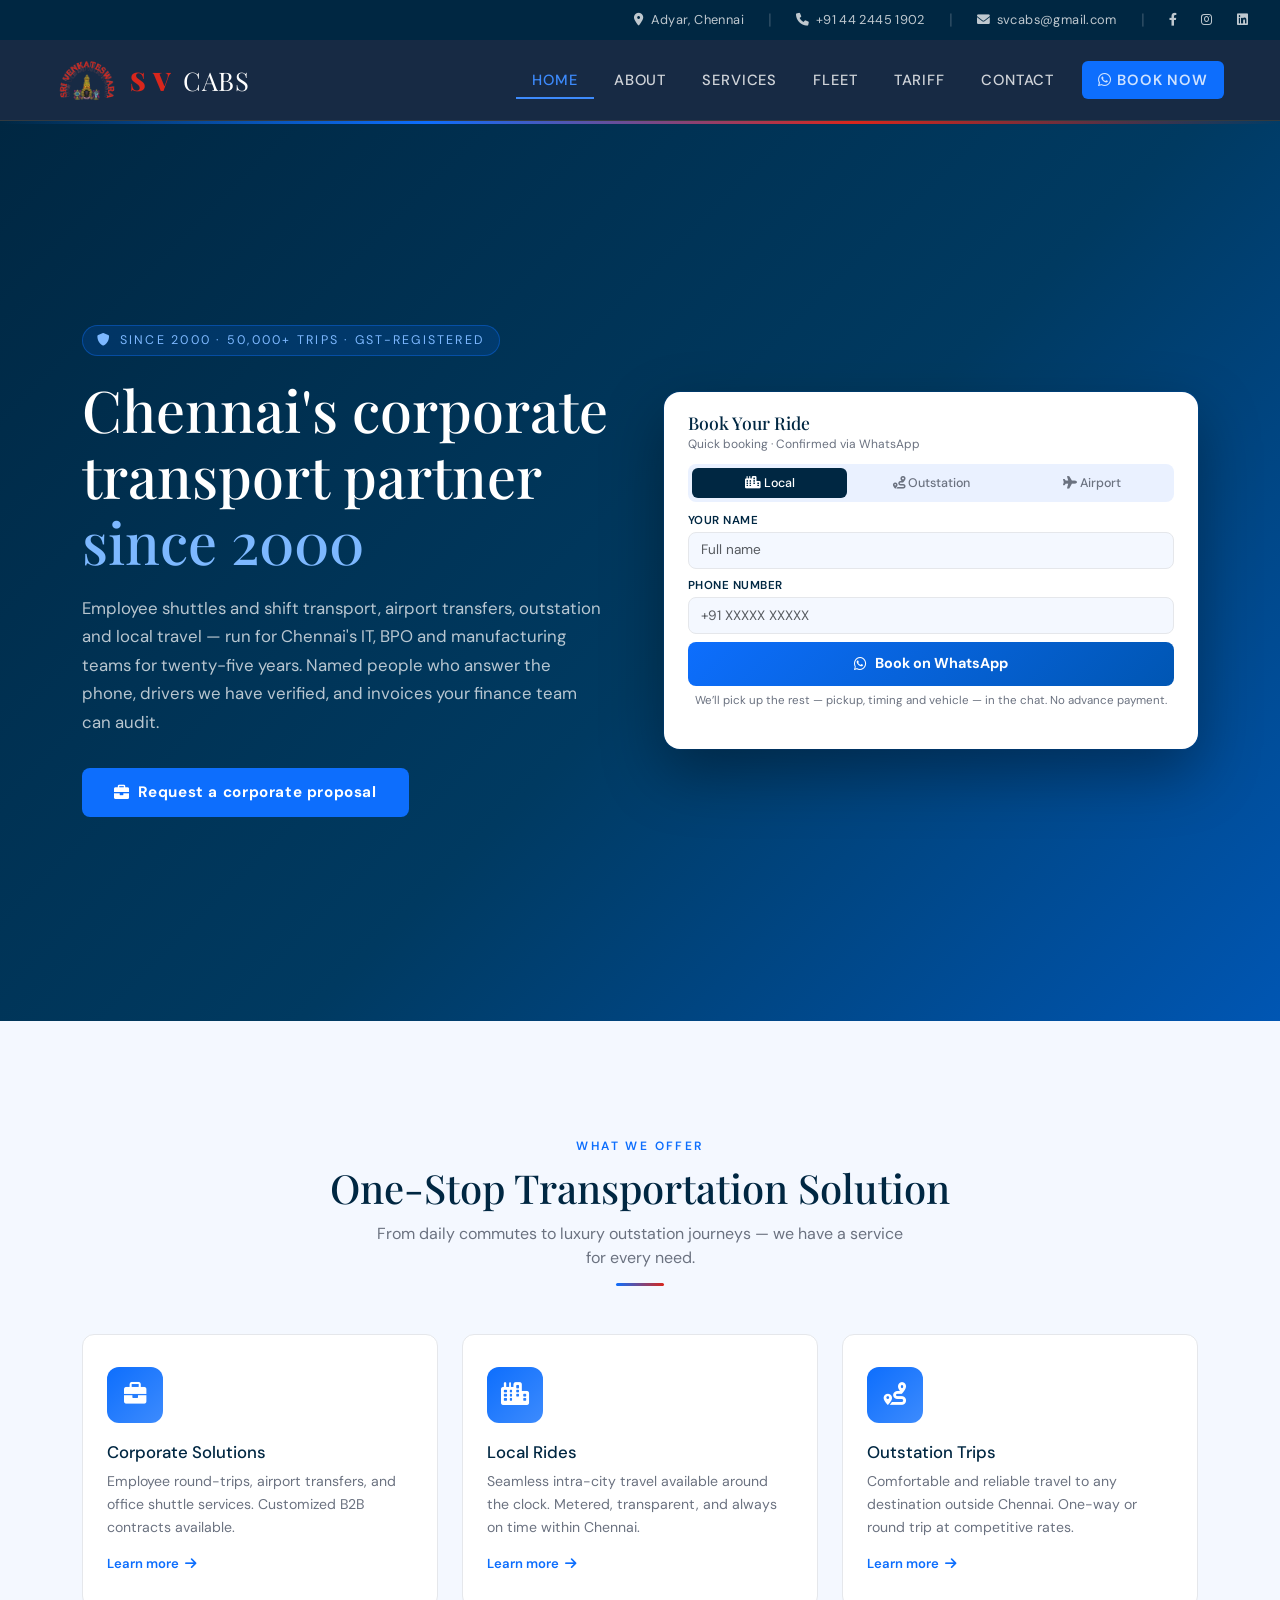
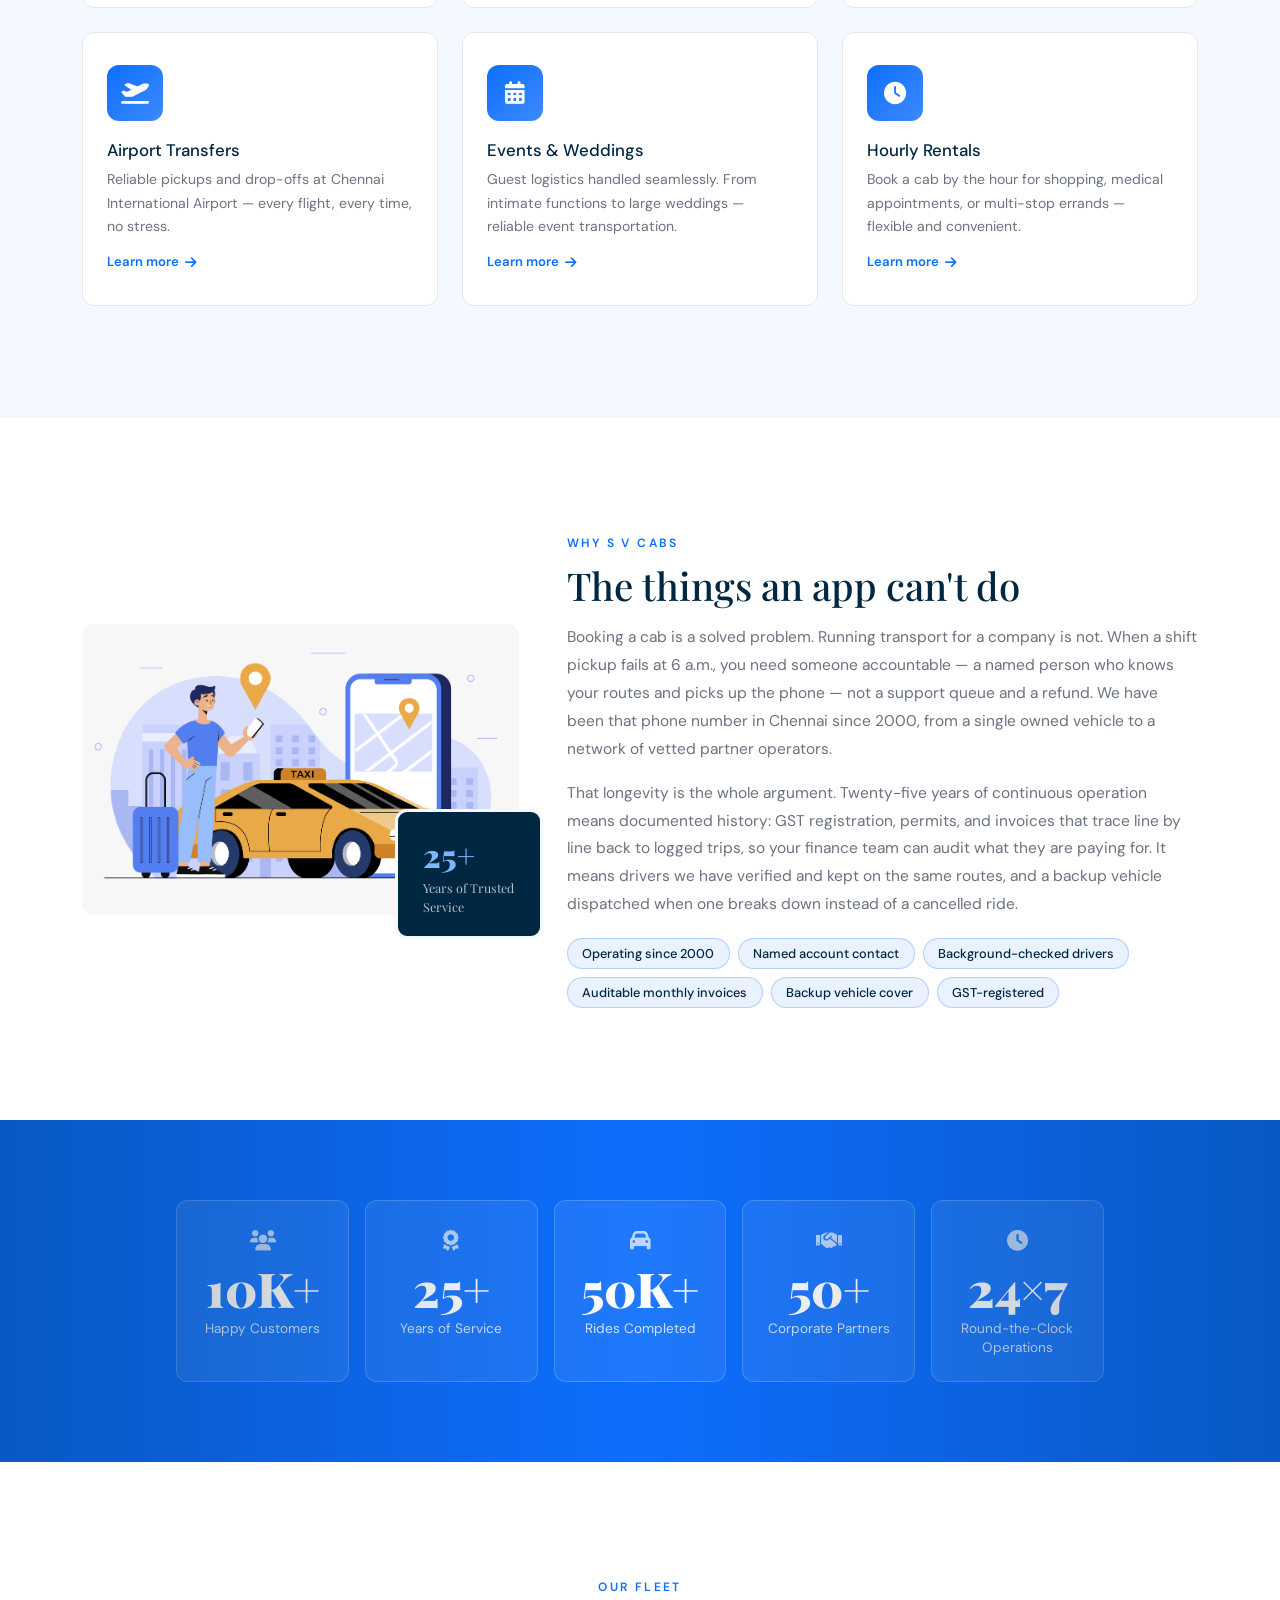
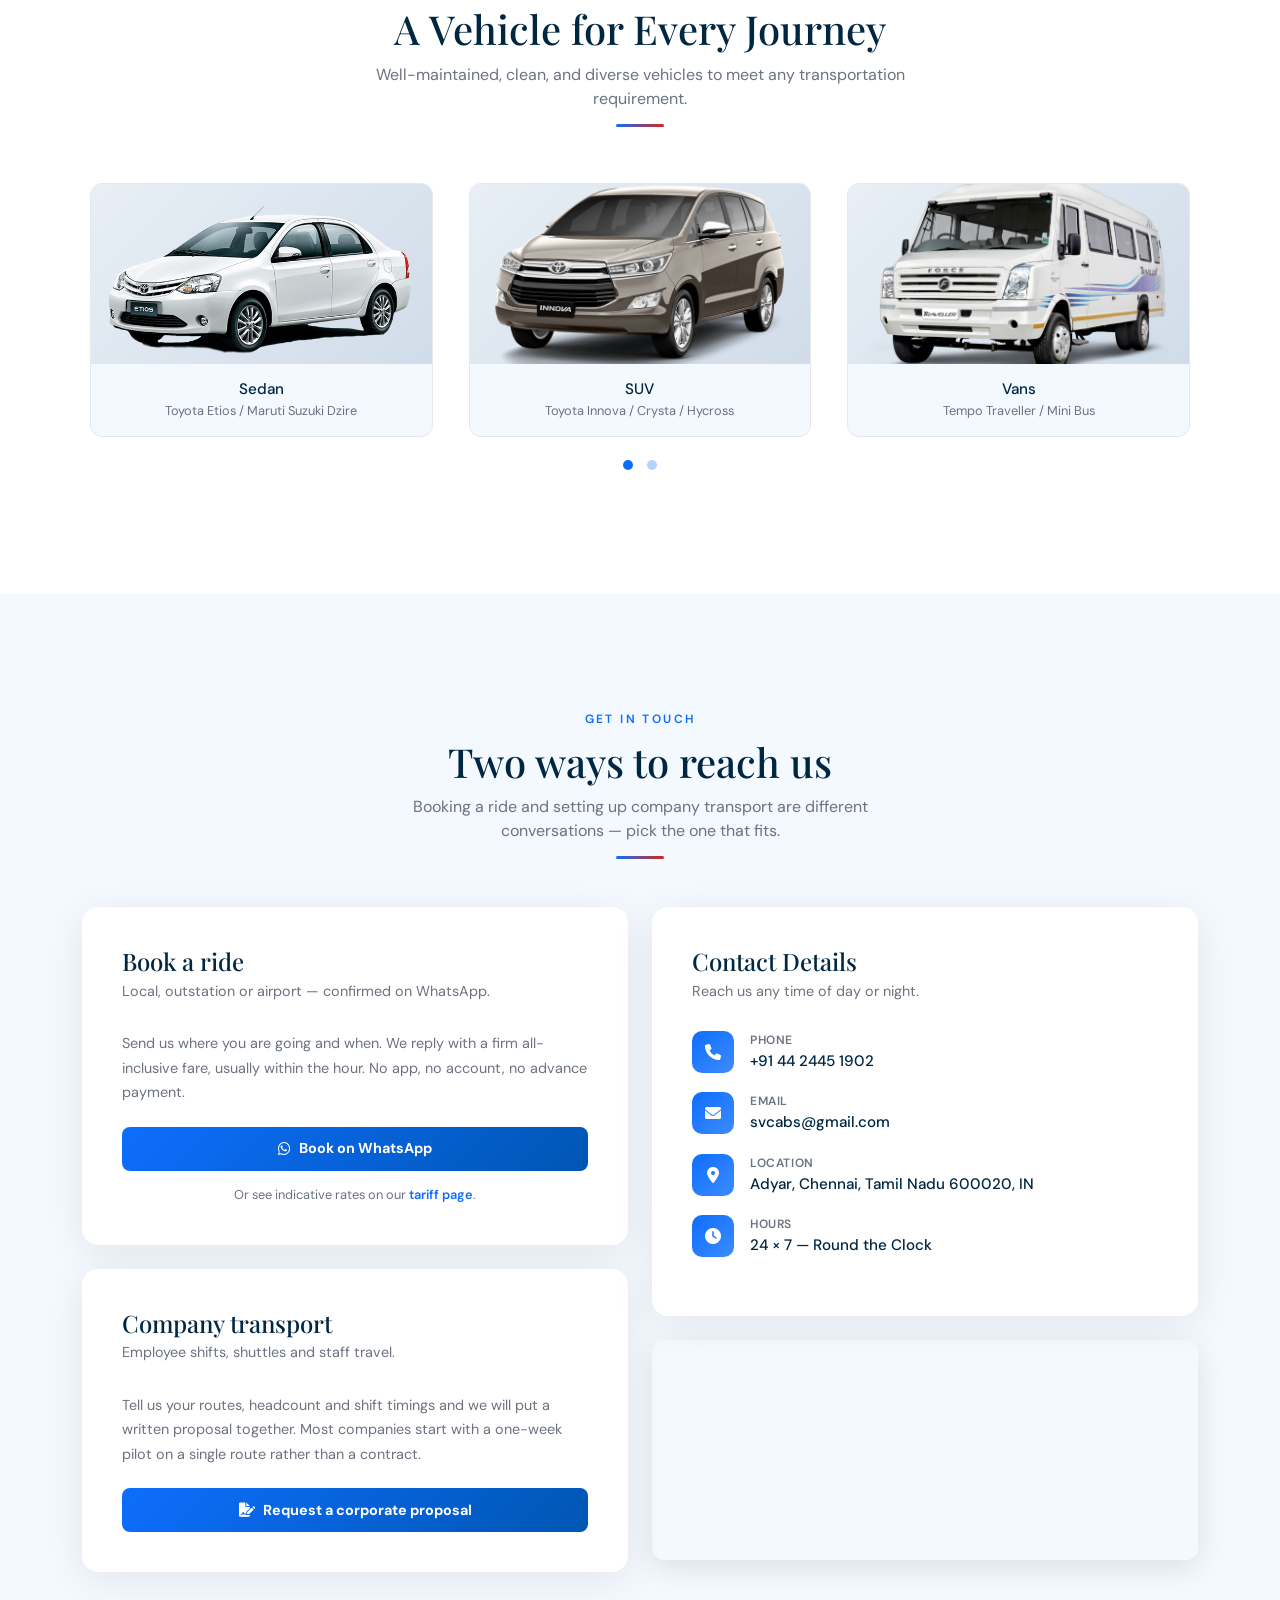
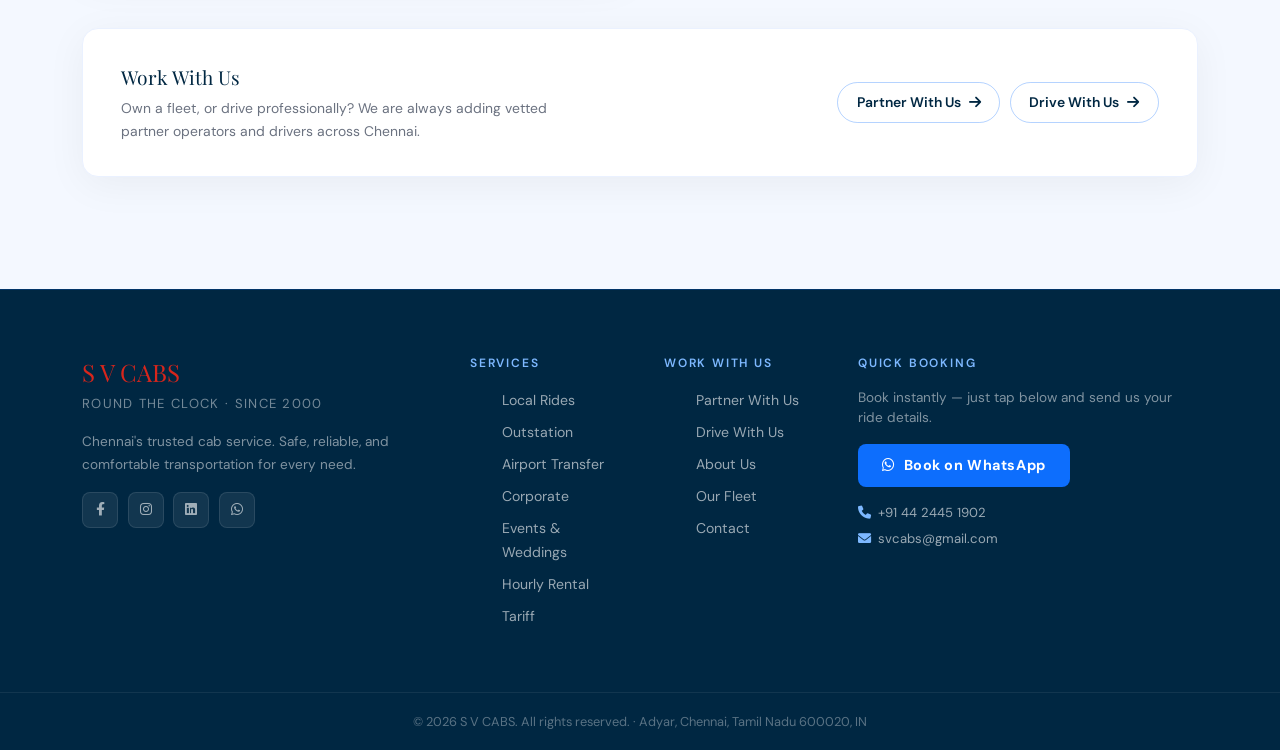
<file: index.html>
<!DOCTYPE html>
<html lang="en">
<head>
  <meta charset="UTF-8" />
  <meta name="viewport" content="width=device-width, initial-scale=1.0" />

  <!-- Primary SEO -->
  <title>S V CABS, Chennai – Corporate Transport &amp; Cab Service Since 2000</title>
  <meta name="description" content="S V CABS, Chennai — employee transport, airport transfers, outstation and local cabs since 2000. 50,000+ trips, GST-registered, indicative fares published. Book on WhatsApp." />
  <meta name="keywords" content="cab service Chennai, airport cab Chennai, outstation cab Chennai, corporate cab Chennai, local cab Chennai, 24/7 cab Chennai, SV Cabs, Adyar cab service, luxury cab Chennai, cab booking Chennai, best cab service Chennai" />
  <meta name="author" content="S V CABS" />
  <meta name="robots" content="index, follow" />
  <link rel="canonical" href="https://svcabs.net" />

  <!-- Open Graph / Facebook -->
  <meta property="og:type" content="website" />
  <meta property="og:url" content="https://svcabs.net" />
  <meta property="og:title" content="S V CABS, Chennai – Corporate Transport Since 2000" />
  <meta property="og:description" content="Chennai’s corporate transport partner since 2000. Employee shuttles, airport transfers, outstation & local trips. Indicative fares published." />
  <meta property="og:image" content="https://svcabs.net/assets/images/svcabs-logo.png" />

  <!-- Twitter Card -->
  <meta name="twitter:card" content="summary_large_image" />
  <meta name="twitter:title" content="S V CABS, Chennai – Corporate Transport Since 2000" />
  <meta name="twitter:description" content="25 years of employee and corporate transport in Chennai. Book on WhatsApp or request a proposal." />
  <meta name="twitter:image" content="https://svcabs.net/assets/images/svcabs-logo.png" />

  <!-- Geo Tags -->
  <meta name="geo.region" content="IN-TN" />
  <meta name="geo.placename" content="Chennai" />
  <meta name="geo.position" content="12.9926609;80.2521611" />
  <meta name="ICBM" content="12.9926609, 80.2521611" />

  <!-- Schema.org Local Business -->
  <script type="application/ld+json">
  {
    "@context": "https://schema.org",
    "@type": "LocalBusiness",
    "name": "S V CABS",
    "image": "https://svcabs.net/assets/images/svcabs-logo.png",
    "url": "https://svcabs.net",
    "telephone": "+914424451902",
    "email": "svcabs@gmail.com",
    "address": {
      "@type": "PostalAddress",
      "streetAddress": "Adyar",
      "addressLocality": "Chennai",
      "addressRegion": "Tamil Nadu",
      "postalCode": "600020",
      "addressCountry": "IN"
    },
    "geo": {
      "@type": "GeoCoordinates",
      "latitude": 12.9926609,
      "longitude": 80.2521611
    },
    "openingHours": "Mo-Su 00:00-23:59",
    "priceRange": "₹₹",
    "description": "Employee and corporate transport, airport transfers, outstation and local cabs in Chennai. Operating since 2000, GST-registered.",
    "sameAs": [
      "https://www.facebook.com/profile.php?id=100063710363805",
      "https://www.instagram.com/svcabs",
      "https://www.linkedin.com/company/s-v-cabs/"
    ]
  }
  </script>

  <link rel="icon" type="image/x-icon" href="assets/images/svcabs-ico.ico" />

  <!-- Fonts -->
  <link rel="preconnect" href="https://fonts.googleapis.com" />
  <link rel="preconnect" href="https://fonts.gstatic.com" crossorigin />
  <link href="https://fonts.googleapis.com/css2?family=Playfair+Display:wght@700;900&family=DM+Sans:wght@300;400;500;600&display=swap" rel="stylesheet" />

  <!-- Bootstrap & Icons -->
  <link href="https://cdn.jsdelivr.net/npm/bootstrap@5.3.0-alpha1/dist/css/bootstrap.min.css" rel="stylesheet" />
  <link href="https://cdnjs.cloudflare.com/ajax/libs/font-awesome/6.0.0-beta3/css/all.min.css" rel="stylesheet" />
  <link rel="stylesheet" href="https://cdnjs.cloudflare.com/ajax/libs/OwlCarousel2/2.3.4/assets/owl.carousel.min.css" />
  <link rel="stylesheet" href="https://cdnjs.cloudflare.com/ajax/libs/OwlCarousel2/2.3.4/assets/owl.theme.default.min.css" />

  <style>
    /* ── CSS VARIABLES ─────────────────────────────────── */
    :root {
      --navy:   #002742;
      --navy2:  #003a61;
      --gold:   #0d6efd;
      --gold2:  #3d8bfd;
      --cream:  #f4f8ff;
      --white:  #FFFFFF;
      --gray:   #6B7280;
      --light:  #eaf1ff;
      --red:    #D8261C;
      --font-display: 'Playfair Display', Georgia, serif;
      --font-body:    'DM Sans', system-ui, sans-serif;
      --radius: 12px;
      --transition: 0.3s cubic-bezier(.4,0,.2,1);
    }

    /* ── RESET / BASE ──────────────────────────────────── */
    *, *::before, *::after { box-sizing: border-box; margin: 0; padding: 0; }
    html { scroll-behavior: smooth; }

    body {
      font-family: var(--font-body);
      background: var(--cream);
      color: var(--navy);
      overflow-x: hidden;
    }

    h1,h2,h3,h4 { font-family: var(--font-display); }

    a { text-decoration: none; }

    /* ── LOADER ────────────────────────────────────────── */
    #loader {
      position: fixed; inset: 0;
      background: #002742;
      display: flex; flex-direction: column;
      align-items: center; justify-content: center;
      z-index: 9999;
      transition: opacity .5s ease, visibility .5s ease;
    }
    #loader .loader-img {
      width: 80px; height: auto;
      margin-bottom: .5rem;
      filter: drop-shadow(0 0 12px rgba(13,110,253,.4));
      animation: logoPulse 1.6s ease-in-out infinite;
    }
    @keyframes logoPulse {
      0%, 100% { transform: scale(1);   opacity: 1; }
      50%       { transform: scale(1.07); opacity: .85; }
    }
    #loader .loader-logo {
      font-family: var(--font-display);
      color: #D8261C;
      font-size: 2.2rem;
      letter-spacing: .1em;
      margin-top: .3rem;
    }
    #loader .loader-sub { color: rgba(255,255,255,.5); font-size:.8rem; letter-spacing:.2em; margin-top:.3rem; }
    .loader-spinner {
      width: 36px; height: 36px;
      border: 3px solid rgba(13,110,253,.2);
      border-top-color: #0d6efd;
      border-radius: 50%;
      animation: spin .8s linear infinite;
      margin-top: 1rem;
    }
    @keyframes spin { to { transform: rotate(360deg); } }

    /* ── FLOATING BUTTONS ──────────────────────────────── */
    .fab-wrap {
      position: fixed; bottom: 1.5rem; right: 1.5rem;
      display: flex; flex-direction: column; gap: .6rem;
      z-index: 1000; opacity: 0; pointer-events: none;
      transition: opacity var(--transition);
    }
    .fab-wrap.visible { opacity: 1; pointer-events: all; }
    .fab-btn {
      width: 50px; height: 50px; border-radius: 50%;
      display: flex; align-items: center; justify-content: center;
      font-size: 1.2rem; border: none; cursor: pointer;
      box-shadow: 0 4px 20px rgba(0,0,0,.25);
      transition: transform var(--transition), box-shadow var(--transition);
    }
    .fab-btn:hover { transform: translateY(-3px); box-shadow: 0 8px 28px rgba(0,0,0,.3); }
    .fab-wa  { background: #25D366; color: #fff; }
    .fab-top { background: #002742; color: #7db8ff; }

    /* ── TOP BAR ───────────────────────────────────────── */
    .top-bar {
      background: var(--navy);
      padding: .5rem 2rem;
      display: flex; justify-content: flex-end; align-items: center;
      gap: 1.5rem; flex-wrap: wrap;
    }
    .top-bar a {
      color: rgba(255,255,255,.75);
      font-size: .8rem; letter-spacing: .03em;
      display: flex; align-items: center; gap: .4rem;
      transition: color var(--transition);
    }
    .top-bar a:hover { color: var(--gold2); }
    .top-bar .divider { color: rgba(255,255,255,.2); }

    /* ── NAVBAR ────────────────────────────────────────── */
    #mainNavbar {
      background: rgba(11,31,58,.95) !important;
      backdrop-filter: blur(10px);
      padding: .8rem 2rem;
      transition: all var(--transition);
      border-bottom: 1px solid rgba(201,146,42,.15);
    }
    #mainNavbar.scrolled {
      padding: .5rem 2rem;
      box-shadow: 0 4px 30px rgba(0,0,0,.3);
    }
    .navbar-brand {
      display: flex; align-items: center; gap: .7rem;
      font-family: var(--font-display);
      font-size: 1.6rem; font-weight: 900;
      color: #D8261C !important;
      letter-spacing: .04em;
    }
    .navbar-brand img { height: 44px; width: auto; }
    .navbar-brand span { color: var(--white); font-weight: 300; }

    .navbar-toggler { border-color: rgba(13,110,253,.5); }
    .navbar-toggler-icon {
      background-image: url("data:image/svg+xml,%3csvg xmlns='http://www.w3.org/2000/svg' viewBox='0 0 30 30'%3e%3cpath stroke='rgba%2813%2C110%2C253%2C1%29' stroke-width='2' d='M4 7h22M4 15h22M4 23h22'/%3e%3c/svg%3e");
    }

    .navbar-nav .nav-link {
      color: rgba(255,255,255,.8) !important;
      font-size: .92rem; font-weight: 500;
      letter-spacing: .06em; text-transform: uppercase;
      padding: .5rem 1rem !important;
      position: relative; transition: color var(--transition);
    }
    .navbar-nav .nav-link::after {
      content: '';
      position: absolute; bottom: 0; left: 50%;
      width: 0; height: 2px;
      background: var(--gold2);
      transition: width var(--transition), left var(--transition);
    }
    .navbar-nav .nav-link:hover,
    .navbar-nav .nav-link.active { color: var(--gold2) !important; }
    .navbar-nav .nav-link:hover::after,
    .navbar-nav .nav-link.active::after { width: 100%; left: 0; }

    .nav-cta {
      background: #0d6efd;
      color: var(--white) !important;
      border-radius: 6px;
      font-weight: 600 !important;
      padding: .45rem 1.1rem !important;
      transition: background var(--transition) !important;
    }
    .nav-cta:hover { background: #0056b3 !important; color: var(--white) !important; }
    .nav-cta::after { display: none !important; }

    /* ── HERO ──────────────────────────────────────────── */
    .hero {
      min-height: 100vh;
      background: linear-gradient(135deg, #002742 0%, #003a61 55%, #0056b3 100%);
      position: relative; overflow: hidden;
      display: flex; align-items: center;
    }
    .hero::before {
      content: '';
      position: absolute; inset: 0;
      background: url("data:image/svg+xml,%3Csvg width='60' height='60' viewBox='0 0 60 60' xmlns='http://www.w3.org/2000/svg'%3E%3Cg fill='none' fill-rule='evenodd'%3E%3Cg fill='%230d6efd' fill-opacity='0.06'%3E%3Cpath d='M36 34v-4h-2v4h-4v2h4v4h2v-4h4v-2h-4zm0-30V0h-2v4h-4v2h4v4h2V6h4V4h-4zM6 34v-4H4v4H0v2h4v4h2v-4h4v-2H6zM6 4V0H4v4H0v2h4v4h2V6h4V4H6z'/%3E%3C/g%3E%3C/G%3E%3C/svg%3E");
      opacity: .5;
    }
    .hero-gold-line {
      position: absolute; top: 0; left: 0; right: 0;
      height: 3px;
      background: linear-gradient(90deg, transparent, #0d6efd, #D8261C, transparent);
    }
    .hero-content {
      position: relative; z-index: 2;
      opacity: 0; transform: translateY(30px);
      transition: opacity .8s ease, transform .8s ease;
    }
    .hero-content.show { opacity: 1; transform: translateY(0); }
    .hero-eyebrow {
      display: inline-flex; align-items: center; gap: .5rem;
      background: rgba(13,110,253,.15);
      border: 1px solid rgba(13,110,253,.4);
      color: #7db8ff;
      font-size: .78rem; letter-spacing: .18em; text-transform: uppercase;
      padding: .35rem .9rem; border-radius: 100px; margin-bottom: 1.2rem;
    }
    .hero-content h1 {
      font-size: clamp(2.2rem, 5vw, 3.6rem);
      color: var(--white); line-height: 1.15;
      margin-bottom: 1.2rem;
    }
    .hero-content h1 .gold { color: #7db8ff; }
    .hero-content p {
      color: rgba(255,255,255,.72);
      font-size: 1.05rem; line-height: 1.7;
      max-width: 520px; margin-bottom: 2rem;
    }
    .hero-btns { display: flex; flex-wrap: wrap; gap: .8rem; }
    .btn-gold {
      background: #0d6efd;
      color: var(--white); font-weight: 700;
      padding: .8rem 2rem; border-radius: 8px;
      font-size: .95rem; letter-spacing: .04em;
      border: none; display: inline-flex; align-items: center; gap: .5rem;
      transition: all var(--transition);
    }
    .btn-gold:hover {
      background: #0056b3; color: var(--white);
      transform: translateY(-2px); box-shadow: 0 8px 28px rgba(13,110,253,.4);
    }
    .btn-outline-white {
      background: transparent; color: var(--white);
      border: 1.5px solid rgba(255,255,255,.4);
      padding: .78rem 1.8rem; border-radius: 8px;
      font-size: .95rem; font-weight: 500;
      display: inline-flex; align-items: center; gap: .5rem;
      transition: all var(--transition);
    }
    .btn-outline-white:hover {
      background: rgba(255,255,255,.08); color: var(--white);
      border-color: rgba(255,255,255,.7);
    }

    /* ── BOOKING CARD ──────────────────────────────────── */
    .booking-card {
      background: var(--white);
      border-radius: 16px;
      padding: 1.25rem 1.5rem;
      box-shadow: 0 24px 60px rgba(0,0,0,.35), 0 0 0 1px rgba(13,110,253,.12);
      position: relative; z-index: 2;
    }
    .booking-card h3 {
      font-size: 1.1rem; color: var(--navy); margin-bottom: .1rem;
    }
    .booking-card .sub { color: var(--gray); font-size: .75rem; margin-bottom: .7rem; }

    .trip-toggle {
      display: flex; gap: .4rem; margin-bottom: .6rem;
      background: var(--light); padding: .25rem; border-radius: 8px;
    }
    .trip-toggle label {
      flex: 1; text-align: center;
      padding: .35rem .2rem; border-radius: 6px;
      cursor: pointer; font-size: .78rem; font-weight: 500;
      color: var(--gray); transition: all var(--transition);
    }
    .trip-toggle input[type=radio] { display: none; }
    .trip-toggle input[type=radio]:checked + label {
      background: var(--navy); color: var(--white);
    }

    .form-group { margin-bottom: .5rem; }
    .form-group label { font-size: .72rem; font-weight: 600; color: var(--navy); margin-bottom: .2rem; display: block; letter-spacing: .04em; text-transform: uppercase; }
    .form-control, .form-select {
      border: 1.5px solid #E5E7EB; border-radius: 8px;
      padding: .45rem .75rem; font-size: .85rem; font-family: var(--font-body);
      color: var(--navy); background: var(--cream);
      transition: border-color var(--transition), box-shadow var(--transition);
      width: 100%;
    }
    .form-control:focus, .form-select:focus {
      outline: none;
      border-color: #0d6efd;
      box-shadow: 0 0 0 3px rgba(13,110,253,.15);
    }
    .form-row { display: grid; grid-template-columns: 1fr 1fr; gap: .5rem; }

    .btn-book {
      width: 100%; padding: .7rem;
      background: linear-gradient(135deg, #0d6efd, #0056b3);
      color: var(--white); font-weight: 700; font-size: .9rem;
      border: none; border-radius: 8px; cursor: pointer;
      display: flex; align-items: center; justify-content: center; gap: .5rem;
      transition: all var(--transition);
      margin-top: .4rem;
    }
    .btn-book:hover { transform: translateY(-2px); box-shadow: 0 8px 28px rgba(13,110,253,.4); }

    .book-note { text-align: center; font-size: .72rem; color: var(--gray); margin-top: .4rem; padding-bottom: .2rem; }

    /* ── CUSTOM CHECKBOX ───────────────────────────────── */
    .checkbox-label {
      display: flex; align-items: center; gap: .5rem;
      cursor: pointer; font-size: .78rem; font-weight: 500;
      color: var(--gray); user-select: none;
    }
    .checkbox-label input[type="checkbox"] { display: none; }
    .checkbox-box {
      width: 20px; height: 20px; border-radius: 5px; flex-shrink: 0;
      border: 2px solid #d1d5db;
      background: var(--white);
      display: flex; align-items: center; justify-content: center;
      transition: all var(--transition);
    }
    .checkbox-box i { color: var(--white); font-size: .65rem; opacity: 0; transition: opacity var(--transition); }
    .checkbox-label input[type="checkbox"]:checked + .checkbox-box {
      background: #0d6efd; border-color: #0d6efd;
    }
    .checkbox-label input[type="checkbox"]:checked + .checkbox-box i { opacity: 1; }

    /* ── EXTRA INSTRUCTIONS ────────────────────────────── */
    .extra-instructions {
      overflow: hidden;
      max-height: 0;
      opacity: 0;
      transition: max-height .35s ease, opacity .3s ease, margin .3s ease;
      margin-top: 0;
    }
    .extra-instructions.open {
      max-height: 160px;
      opacity: 1;
      margin-top: .6rem;
    }

    /* ── SECTION HEADER ────────────────────────────────── */
    .section-header { text-align: center; margin-bottom: 3rem; }
    .section-eyebrow {
      display: inline-block;
      color: #0d6efd; font-size: .75rem; font-weight: 600;
      letter-spacing: .2em; text-transform: uppercase;
      margin-bottom: .6rem;
    }
    .section-header h2 { font-size: clamp(1.8rem, 3.5vw, 2.5rem); color: var(--navy); margin-bottom: .6rem; }
    .section-header p { color: var(--gray); font-size: 1rem; max-width: 540px; margin: 0 auto; }
    .section-line {
      width: 48px; height: 3px;
      background: linear-gradient(90deg, #0d6efd, #D8261C);
      border-radius: 2px; margin: .8rem auto 0;
    }

    /* ── ABOUT ─────────────────────────────────────────── */
    .about-section { padding: 7rem 0; background: var(--white); }
    .about-badge {
      display: inline-flex; flex-direction: column; align-items: center; justify-content: center;
      width: 110px; height: 110px; border-radius: 50%;
      background: linear-gradient(135deg, #0d6efd, #3d8bfd);
      color: var(--white);
    }
    .about-badge .num { font-family: var(--font-display); font-size: 2.2rem; font-weight: 900; line-height: 1; }
    .about-badge .lbl { font-size: .65rem; font-weight: 600; letter-spacing: .05em; text-transform: uppercase; text-align: center; line-height: 1.2; }
    .about-img-wrap { position: relative; }
    .about-img-wrap img { border-radius: var(--radius); width: 100%; }
    .about-img-overlay {
      position: absolute; bottom: -1.5rem; right: -1.5rem;
      background: var(--navy); color: var(--white);
      padding: 1.2rem 1.6rem; border-radius: var(--radius);
      border: 3px solid var(--cream);
      font-family: var(--font-display);
    }
    .about-img-overlay .big { font-size: 2rem; font-weight: 900; color: #7db8ff; }
    .about-img-overlay .sm { font-size: .78rem; color: rgba(255,255,255,.7); }
    .about-text h2 { font-size: clamp(1.8rem,3vw,2.4rem); margin-bottom: 1rem; }
    .about-text p { color: var(--gray); line-height: 1.8; margin-bottom: 1rem; font-size: .97rem; }
    .value-pills { display: flex; flex-wrap: wrap; gap: .5rem; margin-top: 1.2rem; }
    .pill {
      background: var(--light); border: 1.5px solid rgba(13,110,253,.25);
      color: var(--navy); font-size: .8rem; font-weight: 500;
      padding: .3rem .9rem; border-radius: 100px;
    }

    /* ── STATS ─────────────────────────────────────────── */
    .stats-section {
      background: #0d6efd;
      padding: 5rem 0;
      position: relative; overflow: hidden;
    }
    .stats-section::before {
      content: '';
      position: absolute; inset: 0;
      background: linear-gradient(90deg, rgba(0,39,66,.3) 0%, transparent 50%, rgba(0,39,66,.3) 100%);
    }
    /* height:100% makes every card fill its column, so a label that wraps to two
       lines no longer leaves the row ragged; the .lbl min-height reserves those two
       lines everywhere so the numbers stay on a common baseline. */
    .stat-card {
      height: 100%;
      display: flex; flex-direction: column; align-items: center;
      text-align: center; padding: 1.5rem 1.1rem;
      border: 1px solid rgba(255,255,255,.2);
      border-radius: var(--radius);
      background: rgba(255,255,255,.08);
      transition: transform var(--transition);
    }
    .stat-card:hover { transform: translateY(-4px); }
    .stat-card .num {
      font-family: var(--font-display); font-size: 3rem; font-weight: 900;
      color: var(--white); line-height: 1;
    }
    .stat-card .lbl {
      color: rgba(255,255,255,.8); font-size: .85rem; margin-top: .4rem;
      line-height: 1.4; min-height: 2.8em;
    }
    .stat-card .icon { color: rgba(255,255,255,.7); font-size: 1.3rem; margin-bottom: .5rem; }

    /* ── SERVICES ──────────────────────────────────────── */
    .services-section { padding: 7rem 0; background: var(--cream); }
    .svc-card {
      display: block; color: inherit;
      background: var(--white);
      border-radius: var(--radius);
      padding: 2rem 1.5rem;
      border: 1px solid #E5E7EB;
      height: 100%;
      transition: all var(--transition);
      position: relative; overflow: hidden;
    }
    .svc-card .svc-more { display: inline-flex; align-items: center; gap: .35rem; color: #0d6efd; font-size: .82rem; font-weight: 600; margin-top: .9rem; }
    .svc-card::after {
      content: '';
      position: absolute; bottom: 0; left: 0; right: 0; height: 3px;
      background: linear-gradient(90deg, #0d6efd, #D8261C);
      transform: scaleX(0); transform-origin: left;
      transition: transform var(--transition);
    }
    .svc-card:hover { transform: translateY(-6px); box-shadow: 0 16px 48px rgba(0,0,0,.1); border-color: #0d6efd; }
    .svc-card:hover::after { transform: scaleX(1); }
    .svc-icon {
      width: 56px; height: 56px; border-radius: 12px;
      background: linear-gradient(135deg, #0d6efd, #3d8bfd);
      display: flex; align-items: center; justify-content: center;
      font-size: 1.4rem; color: var(--white);
      margin-bottom: 1.2rem;
    }
    .svc-card h5 { font-size: 1.05rem; margin-bottom: .5rem; color: var(--navy); }
    .svc-card p { color: var(--gray); font-size: .88rem; line-height: 1.65; margin: 0; }

    /* ── FLEET ─────────────────────────────────────────── */
    .fleet-section { padding: 7rem 0; background: var(--white); }
    .fleet-item { padding: .5rem; }
    .fleet-card {
      border-radius: var(--radius); overflow: hidden;
      background: var(--cream);
      border: 1px solid #E5E7EB;
      transition: all var(--transition);
    }
    .fleet-card:hover { box-shadow: 0 12px 40px rgba(0,0,0,.12); transform: translateY(-4px); }
    .fleet-img-wrap {
      height: 180px; overflow: hidden;
      background: linear-gradient(135deg, #e8eff5, #d0dce9);
    }
    .fleet-img-wrap img { width: 100%; height: 100%; object-fit: cover; transition: transform .5s ease; }
    .fleet-card:hover .fleet-img-wrap img { transform: scale(1.05); }
    .fleet-info { padding: 1rem; text-align: center; }
    .fleet-info h5 { font-size: .95rem; color: var(--navy); margin-bottom: .2rem; }
    .fleet-info p { color: var(--gray); font-size: .8rem; margin: 0; }

    /* Matches the 7rem rhythm of the other sections; this rule was never defined,
       so the section had no padding and sat flush against the footer. */
    .contact-section { padding: 7rem 0; background: var(--cream); }

    .contact-card {
      background: var(--white); border-radius: 16px;
      padding: 2.5rem; box-shadow: 0 8px 40px rgba(0,0,0,.08);
    }
    .contact-card h3 { font-size: 1.5rem; margin-bottom: .3rem; }
    .contact-card .sub { color: var(--gray); margin-bottom: 1.8rem; font-size: .9rem; }
    .cinfo-item {
      display: flex; align-items: flex-start; gap: 1rem;
      margin-bottom: 1.2rem;
    }
    .cinfo-icon {
      width: 42px; height: 42px; border-radius: 10px;
      background: linear-gradient(135deg, #0d6efd, #3d8bfd);
      color: var(--white); font-size: 1rem;
      display: flex; align-items: center; justify-content: center; flex-shrink: 0;
    }
    .cinfo-text .lbl { font-size: .75rem; font-weight: 600; color: var(--gray); text-transform: uppercase; letter-spacing: .05em; }
    .cinfo-text a, .cinfo-text span { font-size: .95rem; color: var(--navy); font-weight: 500; }
    .cinfo-text a:hover { color: var(--gold); }

    .map-wrap { border-radius: var(--radius); overflow: hidden; box-shadow: 0 8px 30px rgba(0,0,0,.1); }
    .map-wrap iframe { display: block; width: 100%; }


    /* ── WORK WITH US (supply-side, subordinate) ───────── */
    .work-with-us {
      margin-top: 3.5rem; padding: 2.1rem 2.4rem;
      background: var(--white); border: 1px solid var(--light); border-radius: 16px;
      box-shadow: 0 8px 40px rgba(0,0,0,.05);
      display: flex; flex-wrap: wrap; align-items: center; justify-content: space-between; gap: 1.6rem 2rem;
    }
    .work-with-us .wwu-title { font-family: var(--font-display); color: var(--navy); font-size: 1.2rem; margin-bottom: .35rem; }
    .work-with-us p { color: var(--gray); font-size: .87rem; line-height: 1.6; margin: 0; max-width: 46ch; }
    .wwu-links { display: flex; flex-wrap: wrap; gap: .6rem; }
    .wwu-links a {
      display: inline-flex; align-items: center; gap: .5rem;
      border: 1.5px solid rgba(13,110,253,.3); color: var(--navy);
      font-size: .87rem; font-weight: 600; padding: .55rem 1.15rem; border-radius: 100px;
      transition: all var(--transition);
    }
    .wwu-links a:hover { background: #0d6efd; color: var(--white); border-color: #0d6efd; }
    @media (max-width: 575px) {
      .work-with-us { padding: 1.7rem 1.4rem; }
      .wwu-links { width: 100%; }
      .wwu-links a { flex: 1; justify-content: center; }
    }

    /* ── FOOTER ────────────────────────────────────────── */
    .site-footer { background: var(--navy); border-top: 1px solid rgba(13,110,253,.2); padding: 4rem 0 0; }
    .footer-brand { font-family: var(--font-display); color: #D8261C; font-size: 1.5rem; margin-bottom: .3rem; }
    .footer-tagline { color: rgba(255,255,255,.45); font-size: .82rem; letter-spacing: .1em; text-transform: uppercase; }
    .footer-section-title { color: #7db8ff; font-size: .75rem; font-weight: 600; letter-spacing: .15em; text-transform: uppercase; margin-bottom: 1rem; }
    .footer-links { list-style: none; }
    .footer-links li { margin-bottom: .5rem; }
    .footer-links a { color: rgba(255,255,255,.6); font-size: .88rem; transition: color var(--transition); }
    .footer-links a:hover { color: #7db8ff; }
    .footer-bottom {
      border-top: 1px solid rgba(255,255,255,.07);
      padding: 1.2rem 0; margin-top: 3rem; text-align: center;
      color: rgba(255,255,255,.35); font-size: .8rem;
    }
    .social-row { display: flex; gap: .6rem; margin-top: .5rem; }
    .social-btn {
      width: 36px; height: 36px; border-radius: 8px;
      background: rgba(255,255,255,.07); color: rgba(255,255,255,.6);
      display: flex; align-items: center; justify-content: center;
      font-size: .85rem; border: 1px solid rgba(255,255,255,.1);
      transition: all var(--transition);
    }
    .social-btn:hover { background: #0d6efd; color: var(--white); border-color: #0d6efd; }

    /* ── OWL OVERRIDES ─────────────────────────────────── */
    .owl-dots .owl-dot span { background: rgba(13,110,253,.3) !important; }
    .owl-dots .owl-dot.active span { background: #0d6efd !important; }

    /* ── UTILITIES ─────────────────────────────────────── */
    .section-pad { padding: 7rem 0; }
    .text-gold { color: var(--gold2); }

    /* ── RESPONSIVE ────────────────────────────────────── */
    @media (max-width: 991px) {
      .hero { padding: 6rem 0 3rem; min-height: auto; }
      .booking-card { margin-top: 2.5rem; }
      .about-img-overlay { right: 0; bottom: -1rem; }
      .form-row { grid-template-columns: 1fr; }
    }
    @media (max-width: 767px) {
      .top-bar { display: none; }
      .stat-card .num { font-size: 2.2rem; }
    }
  </style>
</head>
<body>

<!-- LOADER -->
<div id="loader">
  <img src="assets/images/svcabs-logo.png" alt="S V CABS Logo" class="loader-img" />
  <div class="loader-logo">S V CABS</div>
  <div class="loader-sub">Round the Clock</div>
  <div class="loader-spinner"></div>
</div>

<!-- FLOATING BUTTONS -->
<div class="fab-wrap" id="fabWrap">
  <a href="https://api.whatsapp.com/send?phone=919444141019&text=Hi!%20I%20would%20like%20to%20book%20a%20cab" target="_blank" class="fab-btn fab-wa" title="Chat on WhatsApp" aria-label="WhatsApp">
    <i class="fab fa-whatsapp"></i>
  </a>
  <button class="fab-btn fab-top" id="goToTop" title="Go to top" aria-label="Go to top">
    <i class="fa fa-chevron-up"></i>
  </button>
</div>

<!-- TOP BAR -->
<div class="top-bar d-none d-md-flex">
  <a href="#map"><i class="fas fa-map-marker-alt"></i> Adyar, Chennai</a>
  <span class="divider">|</span>
  <a href="tel:914424451902"><i class="fas fa-phone"></i> +91 44 2445 1902</a>
  <span class="divider">|</span>
  <a href="mailto:svcabs@gmail.com"><i class="fas fa-envelope"></i> svcabs@gmail.com</a>
  <span class="divider">|</span>
  <a href="https://www.facebook.com/profile.php?id=100063710363805" target="_blank" aria-label="Facebook"><i class="fab fa-facebook-f"></i></a>
  <a href="https://www.instagram.com/svcabs?igsh=MWVydGlleWt5ZGxzYg==" target="_blank" aria-label="Instagram"><i class="fab fa-instagram"></i></a>
  <a href="https://www.linkedin.com/company/s-v-cabs/" target="_blank" aria-label="LinkedIn"><i class="fab fa-linkedin"></i></a>
</div>

<!-- NAVBAR -->
<nav class="navbar navbar-expand-lg" id="mainNavbar">
  <div class="container-fluid px-3 px-md-4">
    <a class="navbar-brand" href="#">
      <img src="assets/images/svcabs-logo.png" alt="S V CABS Logo" />
      S V <span>CABS</span>
    </a>
    <button class="navbar-toggler" type="button" data-bs-toggle="collapse" data-bs-target="#navbarNav" aria-controls="navbarNav" aria-expanded="false" aria-label="Toggle navigation">
      <span class="navbar-toggler-icon"></span>
    </button>
    <div class="collapse navbar-collapse justify-content-end" id="navbarNav">
      <ul class="navbar-nav align-items-center gap-1">
        <li class="nav-item"><a class="nav-link active" href="#">Home</a></li>
        <li class="nav-item"><a class="nav-link" href="#about">About</a></li>
        <li class="nav-item"><a class="nav-link" href="#services">Services</a></li>
        <li class="nav-item"><a class="nav-link" href="#fleet">Fleet</a></li>
        <li class="nav-item"><a class="nav-link" href="tariff.html">Tariff</a></li>
        <li class="nav-item"><a class="nav-link" href="#contact">Contact</a></li>
        <li class="nav-item ms-2">
          <a class="nav-link nav-cta" href="https://api.whatsapp.com/send?phone=919444141019&text=Hi!%20I%20would%20like%20to%20book%20a%20cab" target="_blank">
            <i class="fab fa-whatsapp"></i> Book Now
          </a>
        </li>
      </ul>
    </div>
  </div>
</nav>

<!-- HERO -->
<section class="hero" id="home">
  <div class="hero-gold-line"></div>
  <div class="container">
    <div class="row align-items-center g-5">
      <!-- Left -->
      <div class="col-lg-6">
        <div class="hero-content" id="heroContent">
          <div class="hero-eyebrow"><i class="fas fa-shield-alt"></i> Since 2000 · 50,000+ trips · GST-registered</div>
          <h1 id="heroHeading">Chennai's corporate transport partner <span class="gold">since 2000</span></h1>
          <p id="heroDesc">Employee shuttles and shift transport, airport transfers, outstation and local travel — run for Chennai's IT, BPO and manufacturing teams for twenty-five years. Named people who answer the phone, drivers we have verified, and invoices your finance team can audit.</p>
          <div class="hero-btns">
            <a href="corporate-car-rental-chennai.html" class="btn-gold"><i class="fas fa-briefcase"></i> Request a corporate proposal</a>
          </div>
        </div>
      </div>
      <!-- Right — Booking Card -->
      <div class="col-lg-6" id="booking">
        <div class="booking-card">
          <h3>Book Your Ride</h3>
          <p class="sub">Quick booking · Confirmed via WhatsApp</p>

          <!-- Trip Type Toggle -->
          <form id="bookingForm">
          <div class="trip-toggle">
            <input type="radio" name="tripType" id="localTrip" value="local" checked />
            <label for="localTrip"><i class="fas fa-city"></i> Local</label>
            <input type="radio" name="tripType" id="outstationTrip" value="outstation" />
            <label for="outstationTrip"><i class="fas fa-route"></i> Outstation</label>
            <input type="radio" name="tripType" id="airportTrip" value="airport" />
            <label for="airportTrip"><i class="fas fa-plane"></i> Airport</label>
          </div>
            <div class="form-group">
              <label>Your Name</label>
              <input type="text" class="form-control" name="name" placeholder="Full name" required />
            </div>
            <div class="form-group">
              <label>Phone Number</label>
              <input type="tel" class="form-control" name="phone" placeholder="+91 XXXXX XXXXX" required />
            </div>
            <button type="submit" class="btn-book">
              <i class="fab fa-whatsapp"></i> Book on WhatsApp
            </button>
            <p class="book-note">We’ll pick up the rest — pickup, timing and vehicle — in the chat. No advance payment.</p>
          </form>
        </div>
      </div>
    </div>
  </div>
</section>

<!-- SERVICES -->
<section class="services-section" id="services">
  <div class="container">
    <div class="section-header">
      <div class="section-eyebrow">What We Offer</div>
      <h2>One-Stop Transportation Solution</h2>
      <p>From daily commutes to luxury outstation journeys — we have a service for every need.</p>
      <div class="section-line"></div>
    </div>
    <div class="row g-4 justify-content-center">
      <div class="col-sm-6 col-lg-4">
        <a class="svc-card" href="corporate-car-rental-chennai.html">
          <div class="svc-icon"><i class="fas fa-briefcase"></i></div>
          <h5>Corporate Solutions</h5>
          <p>Employee round-trips, airport transfers, and office shuttle services. Customized B2B contracts available.</p>
          <span class="svc-more">Learn more <i class="fas fa-arrow-right"></i></span>
        </a>
      </div>
      <div class="col-sm-6 col-lg-4">
        <a class="svc-card" href="local-rides.html">
          <div class="svc-icon"><i class="fas fa-city"></i></div>
          <h5>Local Rides</h5>
          <p>Seamless intra-city travel available around the clock. Metered, transparent, and always on time within Chennai.</p>
          <span class="svc-more">Learn more <i class="fas fa-arrow-right"></i></span>
        </a>
      </div>
      <div class="col-sm-6 col-lg-4">
        <a class="svc-card" href="outstation-cabs-chennai.html">
          <div class="svc-icon"><i class="fas fa-route"></i></div>
          <h5>Outstation Trips</h5>
          <p>Comfortable and reliable travel to any destination outside Chennai. One-way or round trip at competitive rates.</p>
          <span class="svc-more">Learn more <i class="fas fa-arrow-right"></i></span>
        </a>
      </div>
      <div class="col-sm-6 col-lg-4">
        <a class="svc-card" href="chennai-airport-taxi.html">
          <div class="svc-icon"><i class="fas fa-plane-departure"></i></div>
          <h5>Airport Transfers</h5>
          <p>Reliable pickups and drop-offs at Chennai International Airport — every flight, every time, no stress.</p>
          <span class="svc-more">Learn more <i class="fas fa-arrow-right"></i></span>
        </a>
      </div>
      <div class="col-sm-6 col-lg-4">
        <a class="svc-card" href="wedding-event-car-rental-chennai.html">
          <div class="svc-icon"><i class="fas fa-calendar-alt"></i></div>
          <h5>Events &amp; Weddings</h5>
          <p>Guest logistics handled seamlessly. From intimate functions to large weddings — reliable event transportation.</p>
          <span class="svc-more">Learn more <i class="fas fa-arrow-right"></i></span>
        </a>
      </div>
      <div class="col-sm-6 col-lg-4">
        <a class="svc-card" href="hourly-car-rental-chennai.html">
          <div class="svc-icon"><i class="fas fa-clock"></i></div>
          <h5>Hourly Rentals</h5>
          <p>Book a cab by the hour for shopping, medical appointments, or multi-stop errands — flexible and convenient.</p>
          <span class="svc-more">Learn more <i class="fas fa-arrow-right"></i></span>
        </a>
      </div>
    </div>
  </div>
</section>

<!-- ABOUT -->
<section class="about-section" id="about">
  <div class="container">
    <div class="row align-items-center g-5">
      <div class="col-lg-5">
        <div class="about-img-wrap">
          <img src="assets/images/about.png" alt="About S V CABS" />
          <div class="about-img-overlay">
            <div class="big">25+</div>
            <div class="sm">Years of Trusted<br>Service</div>
          </div>
        </div>
      </div>
      <div class="col-lg-7 about-text">
        <div class="section-eyebrow">Why S V CABS</div>
        <h2>The things an app can't do</h2>
        <p>Booking a cab is a solved problem. Running transport for a company is not. When a shift pickup fails at 6 a.m., you need someone accountable — a named person who knows your routes and picks up the phone — not a support queue and a refund. We have been that phone number in Chennai since 2000, from a single owned vehicle to a network of vetted partner operators.</p>
        <p>That longevity is the whole argument. Twenty-five years of continuous operation means documented history: GST registration, permits, and invoices that trace line by line back to logged trips, so your finance team can audit what they are paying for. It means drivers we have verified and kept on the same routes, and a backup vehicle dispatched when one breaks down instead of a cancelled ride.</p>
        <div class="value-pills">
          <span class="pill">Operating since 2000</span>
          <span class="pill">Named account contact</span>
          <span class="pill">Background-checked drivers</span>
          <span class="pill">Auditable monthly invoices</span>
          <span class="pill">Backup vehicle cover</span>
          <span class="pill">GST-registered</span>
        </div>
      </div>
    </div>
  </div>
</section>

<!-- STATS -->
<section class="stats-section">
  <div class="container">
    <div class="row g-3 justify-content-center">
      <div class="col-6 col-md-4 col-lg-2">
        <div class="stat-card">
          <div class="icon"><i class="fas fa-users"></i></div>
          <div class="num">10K+</div>
          <div class="lbl">Happy Customers</div>
        </div>
      </div>
      <div class="col-6 col-md-4 col-lg-2">
        <div class="stat-card">
          <div class="icon"><i class="fas fa-award"></i></div>
          <div class="num">25+</div>
          <div class="lbl">Years of Service</div>
        </div>
      </div>
      <div class="col-6 col-md-4 col-lg-2">
        <div class="stat-card">
          <div class="icon"><i class="fas fa-car"></i></div>
          <div class="num">50K+</div>
          <div class="lbl">Rides Completed</div>
        </div>
      </div>
      <div class="col-6 col-md-4 col-lg-2">
        <div class="stat-card">
          <div class="icon"><i class="fas fa-handshake"></i></div>
          <div class="num">50+</div>
          <div class="lbl">Corporate Partners</div>
        </div>
      </div>
      <div class="col-6 col-md-4 col-lg-2">
        <div class="stat-card">
          <div class="icon"><i class="fas fa-clock"></i></div>
          <div class="num">24×7</div>
          <div class="lbl">Round-the-Clock Operations</div>
        </div>
      </div>
    </div>
  </div>
</section>

<!-- FLEET -->
<section class="fleet-section" id="fleet">
  <div class="container">
    <div class="section-header">
      <div class="section-eyebrow">Our Fleet</div>
      <h2>A Vehicle for Every Journey</h2>
      <p>Well-maintained, clean, and diverse vehicles to meet any transportation requirement.</p>
      <div class="section-line"></div>
    </div>
    <div class="owl-carousel owl-theme fleet-carousel">
      <div class="fleet-item">
        <div class="fleet-card">
          <div class="fleet-img-wrap"><img src="assets/images/fleet/etios.png" alt="Toyota Etios Sedan" loading="lazy" /></div>
          <div class="fleet-info"><h5>Sedan</h5><p>Toyota Etios / Maruti Suzuki Dzire</p></div>
        </div>
      </div>
      <div class="fleet-item">
        <div class="fleet-card">
          <div class="fleet-img-wrap"><img src="assets/images/fleet/innova.png" alt="Toyota Innova SUV" loading="lazy" /></div>
          <div class="fleet-info"><h5>SUV</h5><p>Toyota Innova / Crysta / Hycross</p></div>
        </div>
      </div>
      <div class="fleet-item">
        <div class="fleet-card">
          <div class="fleet-img-wrap"><img src="assets/images/fleet/tempo.png" alt="Tempo Traveller Van" loading="lazy" /></div>
          <div class="fleet-info"><h5>Vans</h5><p>Tempo Traveller / Mini Bus</p></div>
        </div>
      </div>
      <div class="fleet-item">
        <div class="fleet-card">
          <div class="fleet-img-wrap"><img src="assets/images/fleet/benz.png" alt="Benz Luxury Sedan" loading="lazy" /></div>
          <div class="fleet-info"><h5>Luxury Sedan</h5><p>Mercedes Benz / Audi</p></div>
        </div>
      </div>
      <div class="fleet-item">
        <div class="fleet-card">
          <div class="fleet-img-wrap"><img src="assets/images/fleet/bus.png" alt="Coach Bus" loading="lazy" /></div>
          <div class="fleet-info"><h5>Coach</h5><p>18 / 22 / 32 / 40 / 45-Seater Bus</p></div>
        </div>
      </div>
    </div>
  </div>
</section>

<!-- CONTACT -->
<section class="contact-section" id="contact">
  <div class="container">
    <div class="section-header">
      <div class="section-eyebrow">Get in Touch</div>
      <h2>Two ways to reach us</h2>
      <p>Booking a ride and setting up company transport are different conversations — pick the one that fits.</p>
      <div class="section-line"></div>
    </div>
    <div class="row g-4">
      <!-- Split intents: consumer booking vs corporate proposal -->
      <div class="col-lg-6">
        <div class="contact-card mb-4">
          <h3>Book a ride</h3>
          <p class="sub">Local, outstation or airport — confirmed on WhatsApp.</p>
          <p style="color:var(--gray);font-size:.9rem;line-height:1.7;margin-bottom:1.4rem">Send us where you are going and when. We reply with a firm all-inclusive fare, usually within the hour. No app, no account, no advance payment.</p>
          <a href="https://api.whatsapp.com/send?phone=919444141019&text=Hi!%20I%20would%20like%20to%20book%20a%20cab" target="_blank" class="btn-book" style="display:flex;align-items:center;justify-content:center;gap:.5rem;text-decoration:none">
            <i class="fab fa-whatsapp"></i> Book on WhatsApp
          </a>
          <p style="color:var(--gray);font-size:.8rem;margin:.9rem 0 0;text-align:center">Or see indicative rates on our <a href="tariff.html" style="color:#0d6efd;font-weight:600">tariff page</a>.</p>
        </div>
        <div class="contact-card">
          <h3>Company transport</h3>
          <p class="sub">Employee shifts, shuttles and staff travel.</p>
          <p style="color:var(--gray);font-size:.9rem;line-height:1.7;margin-bottom:1.4rem">Tell us your routes, headcount and shift timings and we will put a written proposal together. Most companies start with a one-week pilot on a single route rather than a contract.</p>
          <a href="corporate-car-rental-chennai.html#proposal" class="btn-book" style="display:flex;align-items:center;justify-content:center;gap:.5rem;text-decoration:none">
            <i class="fas fa-file-signature"></i> Request a corporate proposal
          </a>
        </div>
      </div>
      <!-- Contact Details + Map -->
      <div class="col-lg-6">
        <div class="contact-card mb-4">
          <h3>Contact Details</h3>
          <p class="sub">Reach us any time of day or night.</p>
          <div class="cinfo-item">
            <div class="cinfo-icon"><i class="fas fa-phone"></i></div>
            <div class="cinfo-text">
              <div class="lbl">Phone</div>
              <a href="tel:914424451902">+91 44 2445 1902</a>
            </div>
          </div>
          <div class="cinfo-item">
            <div class="cinfo-icon"><i class="fas fa-envelope"></i></div>
            <div class="cinfo-text">
              <div class="lbl">Email</div>
              <a href="mailto:svcabs@gmail.com">svcabs@gmail.com</a>
            </div>
          </div>
          <div class="cinfo-item">
            <div class="cinfo-icon"><i class="fas fa-map-marker-alt"></i></div>
            <div class="cinfo-text">
              <div class="lbl">Location</div>
              <span>Adyar, Chennai, Tamil Nadu 600020, IN</span>
            </div>
          </div>
          <div class="cinfo-item">
            <div class="cinfo-icon"><i class="fas fa-clock"></i></div>
            <div class="cinfo-text">
              <div class="lbl">Hours</div>
              <span>24 × 7 — Round the Clock</span>
            </div>
          </div>
        </div>
        <div class="map-wrap" id="map">
          <iframe src="https://www.google.com/maps/embed?pb=!1m14!1m8!1m3!1d15550.697868953679!2d80.2521611!3d12.9926609!3m2!1i1024!2i768!4f13.1!3m3!1m2!1s0x3a5267ecb386b797%3A0x9140e457c0b64b5!2sS.V.CABS!5e0!3m2!1sen!2sin!4v1726998549172!5m2!1sen!2sin"
            width="100%" height="220" style="border:0" allowfullscreen="" loading="lazy" referrerpolicy="no-referrer-when-downgrade" title="S V CABS Location"></iframe>
        </div>
      </div>
    </div>


    <!-- Supply-side. Deliberately last in the section and visually subordinate to the
         two primary CTAs above, so it does not compete with them (CLAUDE.md 2.4 / 8). -->
    <div class="work-with-us">
      <div>
        <div class="wwu-title">Work With Us</div>
        <p>Own a fleet, or drive professionally? We are always adding vetted partner operators and drivers across Chennai.</p>
      </div>
      <div class="wwu-links">
        <a href="partner-form.html">Partner With Us <i class="fas fa-arrow-right"></i></a>
        <a href="driver-form.html">Drive With Us <i class="fas fa-arrow-right"></i></a>
      </div>
    </div>
  </div>
</section>

<!-- FOOTER -->
<footer class="site-footer">
  <div class="container">
    <div class="row g-5">
      <div class="col-lg-4">
        <div class="footer-brand">S V CABS</div>
        <div class="footer-tagline">Round the Clock · Since 2000</div>
        <p style="color:rgba(255,255,255,.5);font-size:.85rem;margin-top:1rem;line-height:1.7">Chennai's trusted cab service. Safe, reliable, and comfortable transportation for every need.</p>
        <div class="social-row">
          <a href="https://www.facebook.com/profile.php?id=100063710363805" target="_blank" class="social-btn" aria-label="Facebook"><i class="fab fa-facebook-f"></i></a>
          <a href="https://www.instagram.com/svcabs?igsh=MWVydGlleWt5ZGxzYg==" target="_blank" class="social-btn" aria-label="Instagram"><i class="fab fa-instagram"></i></a>
          <a href="https://www.linkedin.com/company/s-v-cabs/" target="_blank" class="social-btn" aria-label="LinkedIn"><i class="fab fa-linkedin"></i></a>
          <a href="https://api.whatsapp.com/send?phone=919444141019" target="_blank" class="social-btn" aria-label="WhatsApp"><i class="fab fa-whatsapp"></i></a>
        </div>
      </div>
      <div class="col-sm-6 col-lg-2">
        <div class="footer-section-title">Services</div>
        <ul class="footer-links">
          <li><a href="local-rides.html">Local Rides</a></li>
          <li><a href="outstation-cabs-chennai.html">Outstation</a></li>
          <li><a href="chennai-airport-taxi.html">Airport Transfer</a></li>
          <li><a href="corporate-car-rental-chennai.html">Corporate</a></li>
          <li><a href="wedding-event-car-rental-chennai.html">Events &amp; Weddings</a></li>
          <li><a href="hourly-car-rental-chennai.html">Hourly Rental</a></li>
          <li><a href="tariff.html">Tariff</a></li>
        </ul>
      </div>
      <div class="col-sm-6 col-lg-2">
        <div class="footer-section-title">Work With Us</div>
        <ul class="footer-links">
          <li><a href="partner-form.html">Partner With Us</a></li>
          <li><a href="driver-form.html">Drive With Us</a></li>
          <li><a href="#about">About Us</a></li>
          <li><a href="#fleet">Our Fleet</a></li>
          <li><a href="#contact">Contact</a></li>
        </ul>
      </div>
      <div class="col-lg-4">
        <div class="footer-section-title">Quick Booking</div>
        <p style="color:rgba(255,255,255,.5);font-size:.85rem;margin-bottom:1rem">Book instantly — just tap below and send us your ride details.</p>
        <a href="https://api.whatsapp.com/send?phone=919444141019&text=Hi!%20I%20would%20like%20to%20book%20a%20cab" target="_blank" class="btn-gold" style="display:inline-flex;font-size:.9rem;padding:.65rem 1.5rem;margin-bottom:1rem">
          <i class="fab fa-whatsapp"></i> Book on WhatsApp
        </a>
        <div style="color:rgba(255,255,255,.5);font-size:.82rem">
          <div><i class="fas fa-phone" style="color:#7db8ff;width:16px"></i> <a href="tel:914424451902" style="color:rgba(255,255,255,.6)">+91 44 2445 1902</a></div>
          <div style="margin-top:.4rem"><i class="fas fa-envelope" style="color:#7db8ff;width:16px"></i> <a href="mailto:svcabs@gmail.com" style="color:rgba(255,255,255,.6)">svcabs@gmail.com</a></div>
        </div>
      </div>
    </div>
  </div>
  <div class="footer-bottom">
    <div class="container">
      &copy; <span id="yr">2026</span> S V CABS. All rights reserved. · Adyar, Chennai, Tamil Nadu 600020, IN
    </div>
  </div>
</footer>

<!-- Scripts -->
<script src="https://code.jquery.com/jquery-3.6.0.min.js"></script>
<script src="https://cdn.jsdelivr.net/npm/bootstrap@5.3.0-alpha1/dist/js/bootstrap.bundle.min.js"></script>
<script src="https://cdnjs.cloudflare.com/ajax/libs/OwlCarousel2/2.3.4/owl.carousel.min.js"></script>

<script>
/* ── COPYRIGHT YEAR ──────────────────────────────── */
document.getElementById('yr').textContent = new Date().getFullYear();

/* ── LOADER ──────────────────────────────────────── */
window.addEventListener('load', () => {
  const loader = document.getElementById('loader');
  setTimeout(() => { loader.style.opacity = '0'; }, 400);
  setTimeout(() => { loader.style.visibility = 'hidden'; }, 900);
  document.getElementById('heroContent').classList.add('show');
});

/* ── NAVBAR SCROLL ───────────────────────────────── */
const navbar = document.getElementById('mainNavbar');
window.addEventListener('scroll', () => {
  navbar.classList.toggle('scrolled', window.scrollY > 60);
  const fabWrap = document.getElementById('fabWrap');
  fabWrap.classList.toggle('visible', window.scrollY > 400);
});

/* ── GO TO TOP ───────────────────────────────────── */
document.getElementById('goToTop').addEventListener('click', () => {
  window.scrollTo({ top: 0, behavior: 'smooth' });
});

/* ── ACTIVE NAV LINK ─────────────────────────────── */
document.querySelectorAll('.navbar-nav .nav-link').forEach(link => {
  link.addEventListener('click', () => {
    document.querySelectorAll('.navbar-nav .nav-link').forEach(l => l.classList.remove('active'));
    link.classList.add('active');
  });
});

/* ── BOOKING CARD → WHATSAPP ────────────── */
/* Three fields only. Everything else is settled in the WhatsApp thread —
   a long form in front of a frictionless channel just loses bookings. */
document.getElementById('bookingForm').addEventListener('submit', function(e) {
  e.preventDefault();
  try {
    const f     = this;
    const trip  = f.querySelector('input[name="tripType"]:checked').value;
    const name  = f.querySelector('[name="name"]').value.trim();
    const phone = f.querySelector('[name="phone"]').value.trim();
    const label = { local: 'Local ride', outstation: 'Outstation trip', airport: 'Airport transfer' }[trip];

    const msg = `Hi! I would like to book a cab.%0A%0AName: ${encodeURIComponent(name)}%0APhone: ${encodeURIComponent(phone)}%0ATrip: ${encodeURIComponent(label)}`;
    window.open(`https://api.whatsapp.com/send?phone=919444141019&text=${msg}`, '_blank');
  } catch (err) {
    alert('Something went wrong. Please message us directly on WhatsApp.');
    console.error(err);
  }
});


/* ── OWL CAROUSELS ───────────────────────────────── */
$(document).ready(function() {
  $('.fleet-carousel').owlCarousel({
    loop: true, margin: 20, nav: false, dots: true,
    autoplay: true, autoplayTimeout: 3500, autoplayHoverPause: true,
    responsive: { 0:{items:1}, 600:{items:2}, 1000:{items:3} }
  });
});

/* ── HERO CONTENT CYCLE ──────────────────────────── */
const slides = [
  {
    h: 'Safe, Reliable & Comfortable Rides Across <span class="gold">Chennai</span>',
    p: "Whether you need a cab for corporate travel or personal trips, we offer seamless transportation solutions tailored to your needs. 25+ years of excellence, 50,000+ rides completed."
  },
  {
    h: 'Your <span class="gold">Trusted</span> Transportation Partner Since 2000',
    p: "Count on us for punctuality, comfort, and safety on every single ride. From local hops to outstation journeys — S V CABS has you covered."
  },
  {
    h: 'Corporate, Airport & <span class="gold">Outstation</span> Specialists',
    p: "50+ corporate partners trust us for daily employee logistics. Reliable, professional, and always on time — that's the S V CABS promise."
  }
];
let slideIdx = 0;
setInterval(() => {
  slideIdx = (slideIdx + 1) % slides.length;
  const hEl = document.getElementById('heroHeading');
  const pEl = document.getElementById('heroDesc');
  hEl.style.opacity = 0; pEl.style.opacity = 0;
  setTimeout(() => {
    hEl.innerHTML = slides[slideIdx].h;
    pEl.textContent = slides[slideIdx].p;
    hEl.style.transition = 'opacity .5s'; pEl.style.transition = 'opacity .5s';
    hEl.style.opacity = 1; pEl.style.opacity = 1;
  }, 400);
}, 6000);
</script>
</body>
</html>
</file>
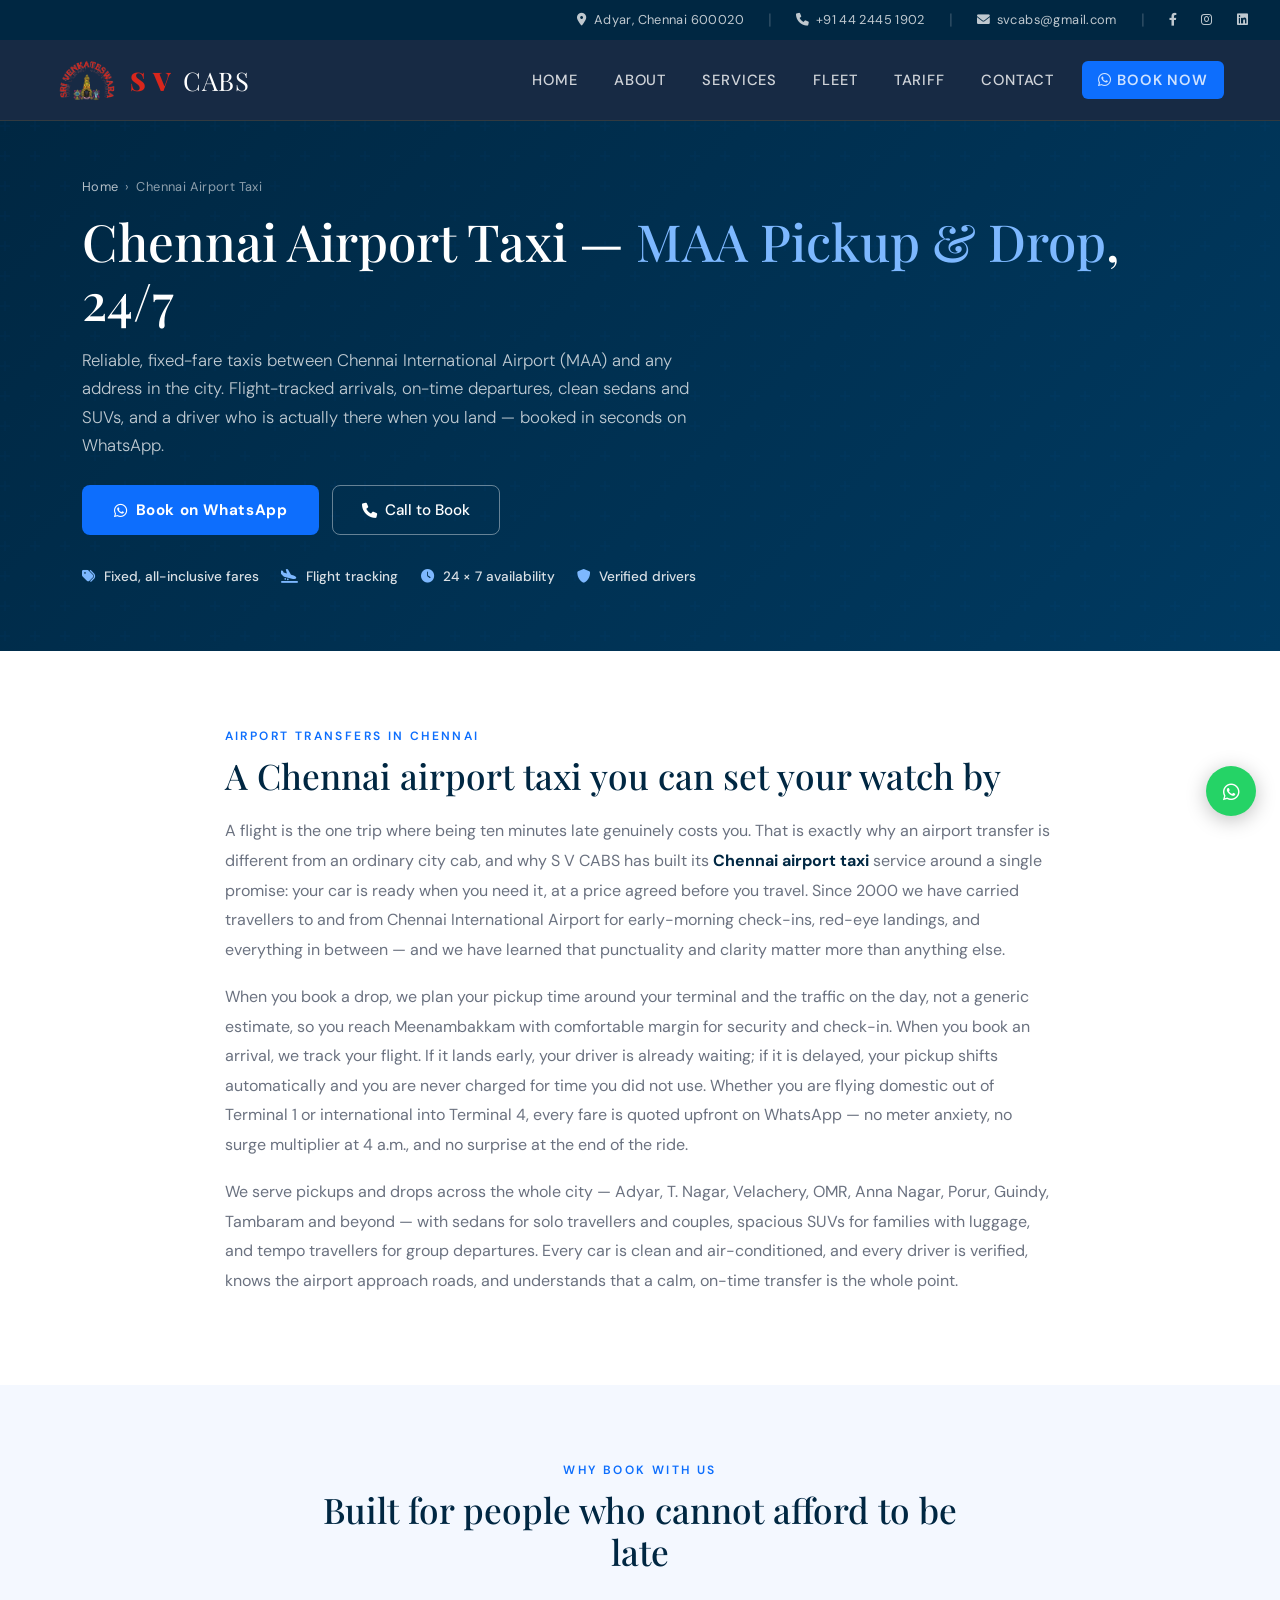
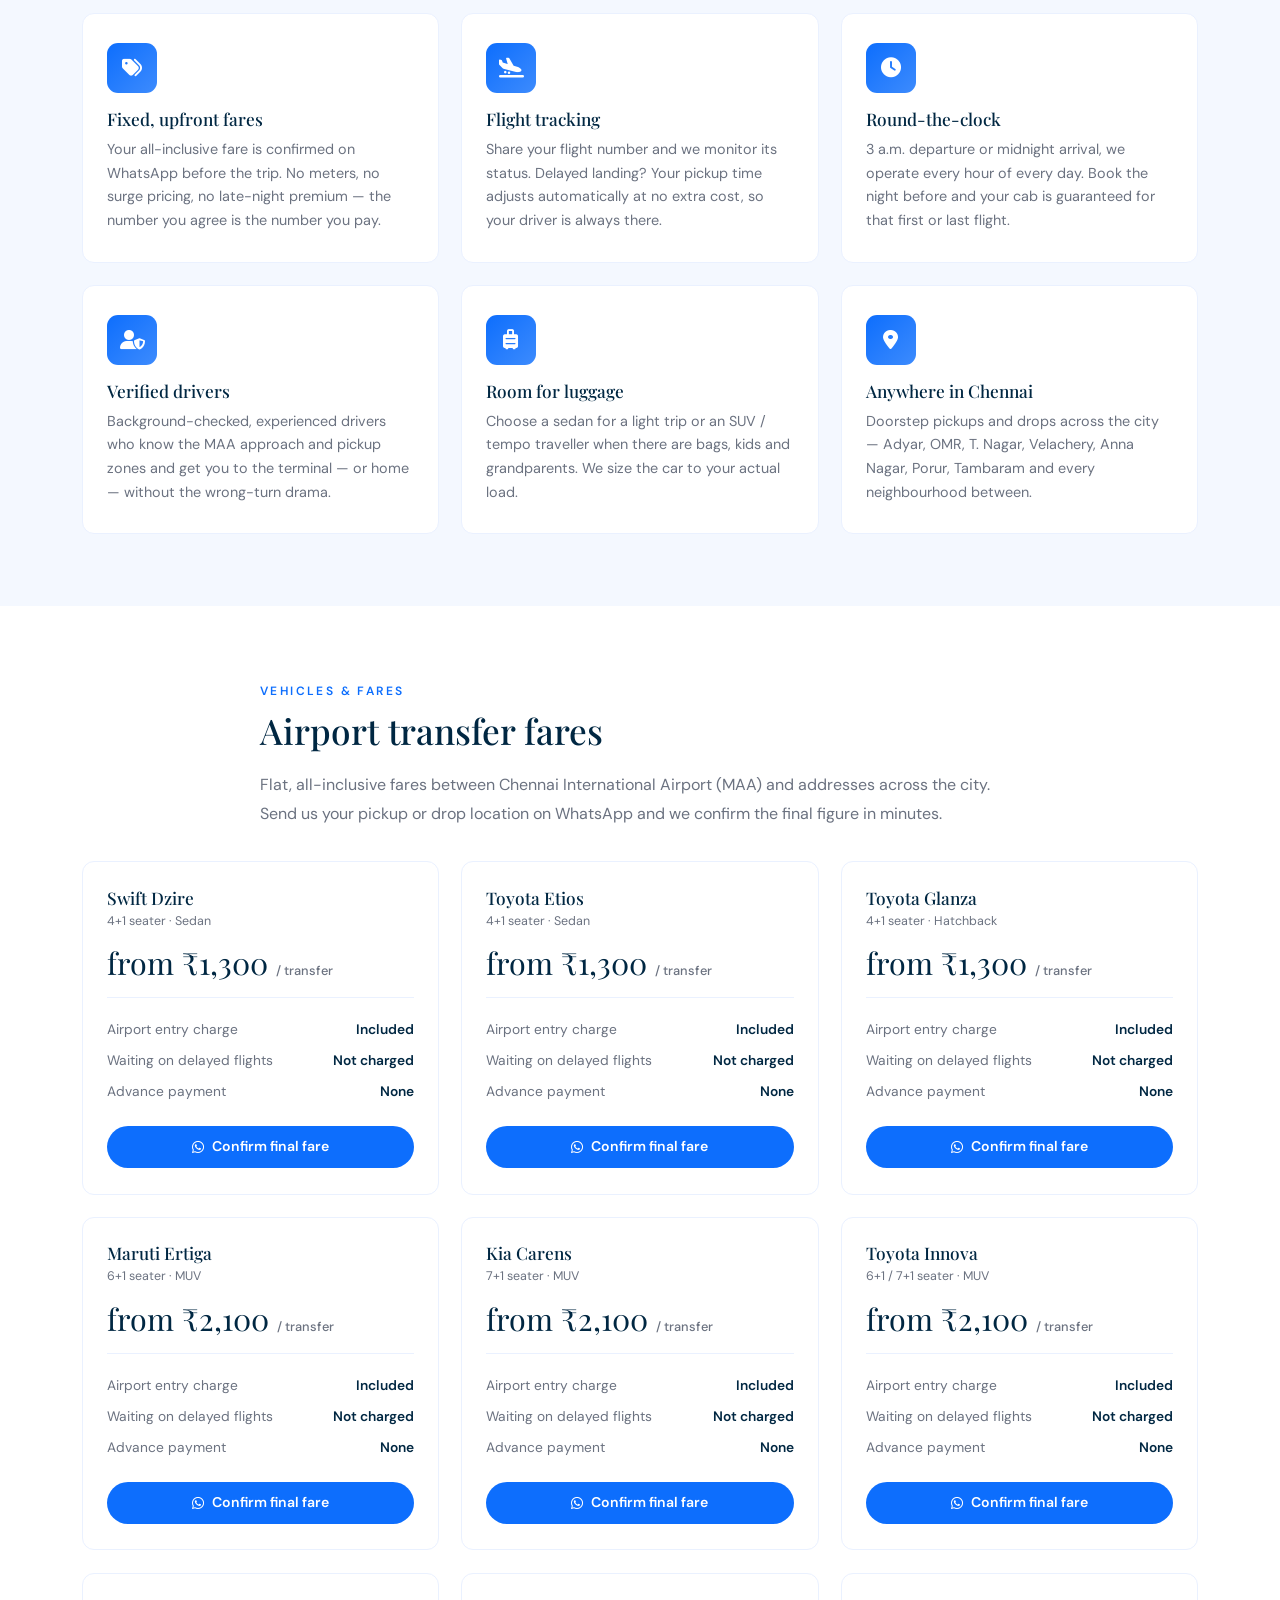
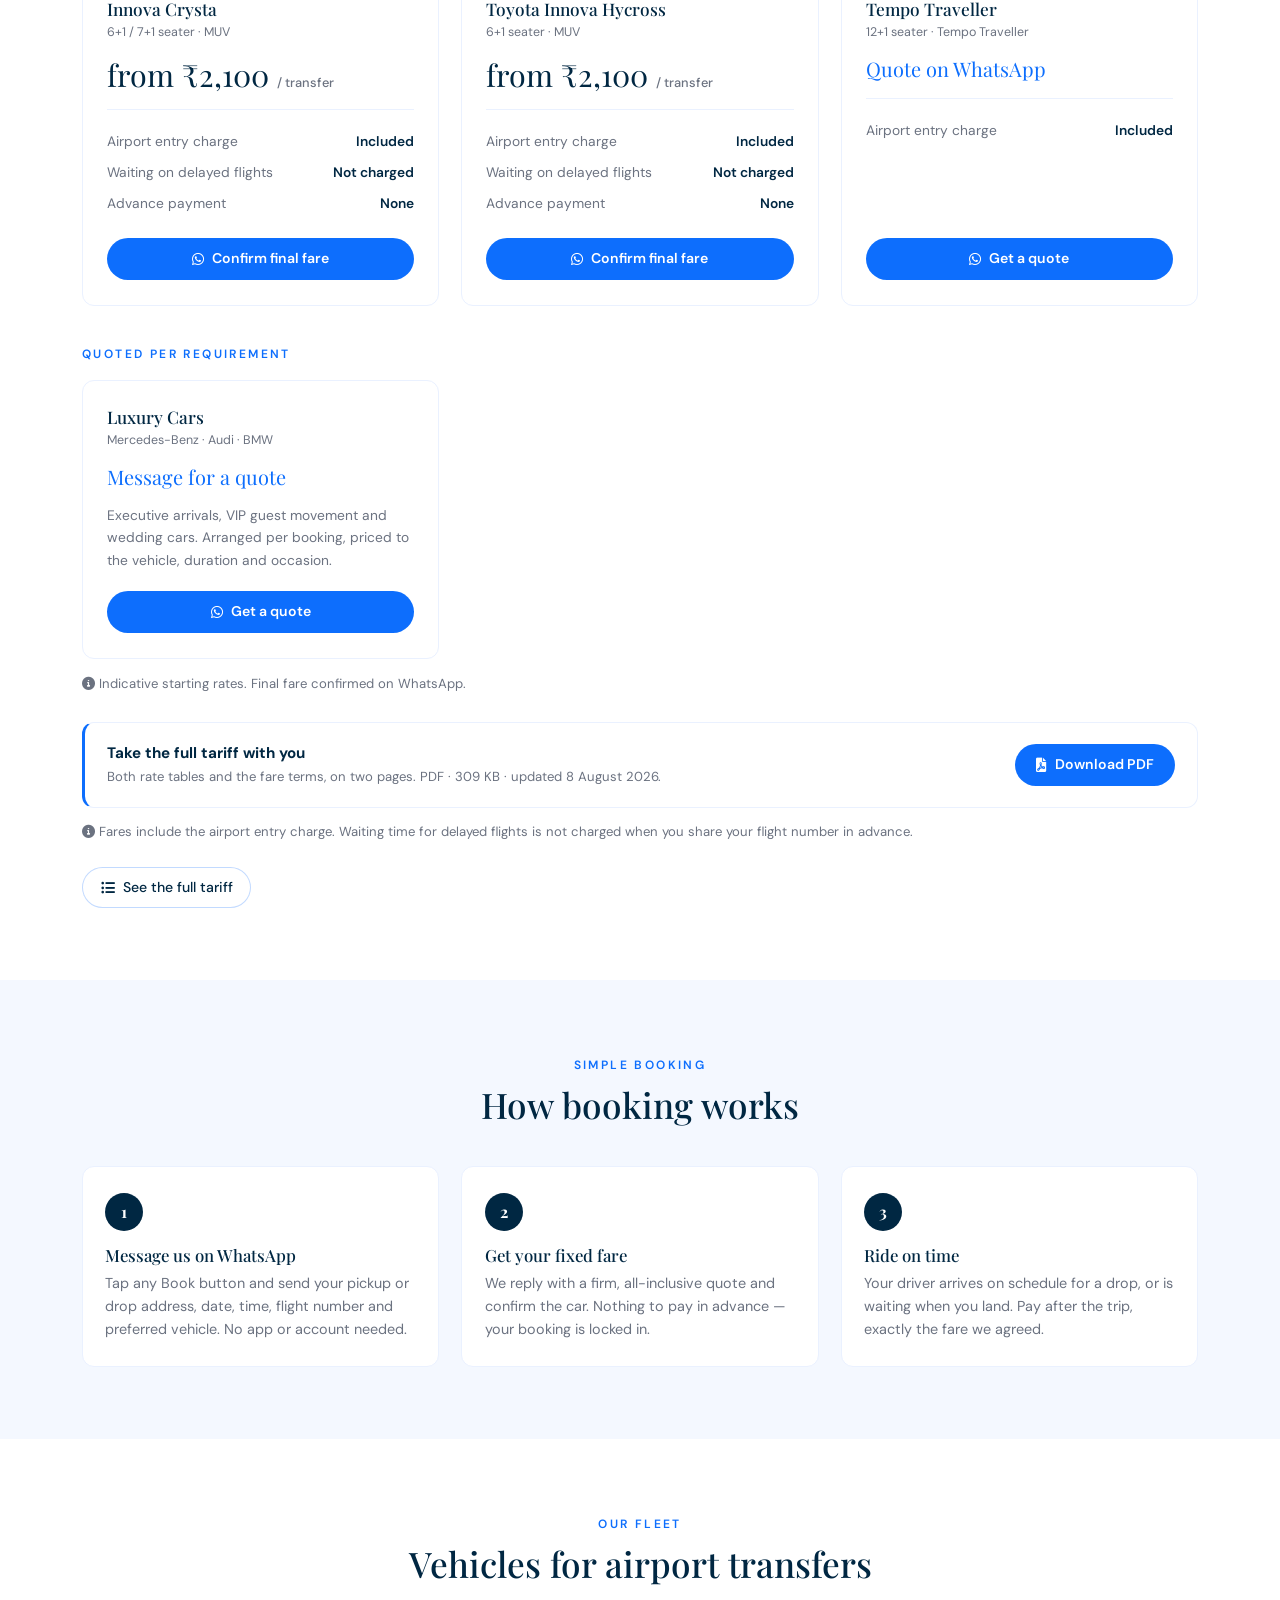
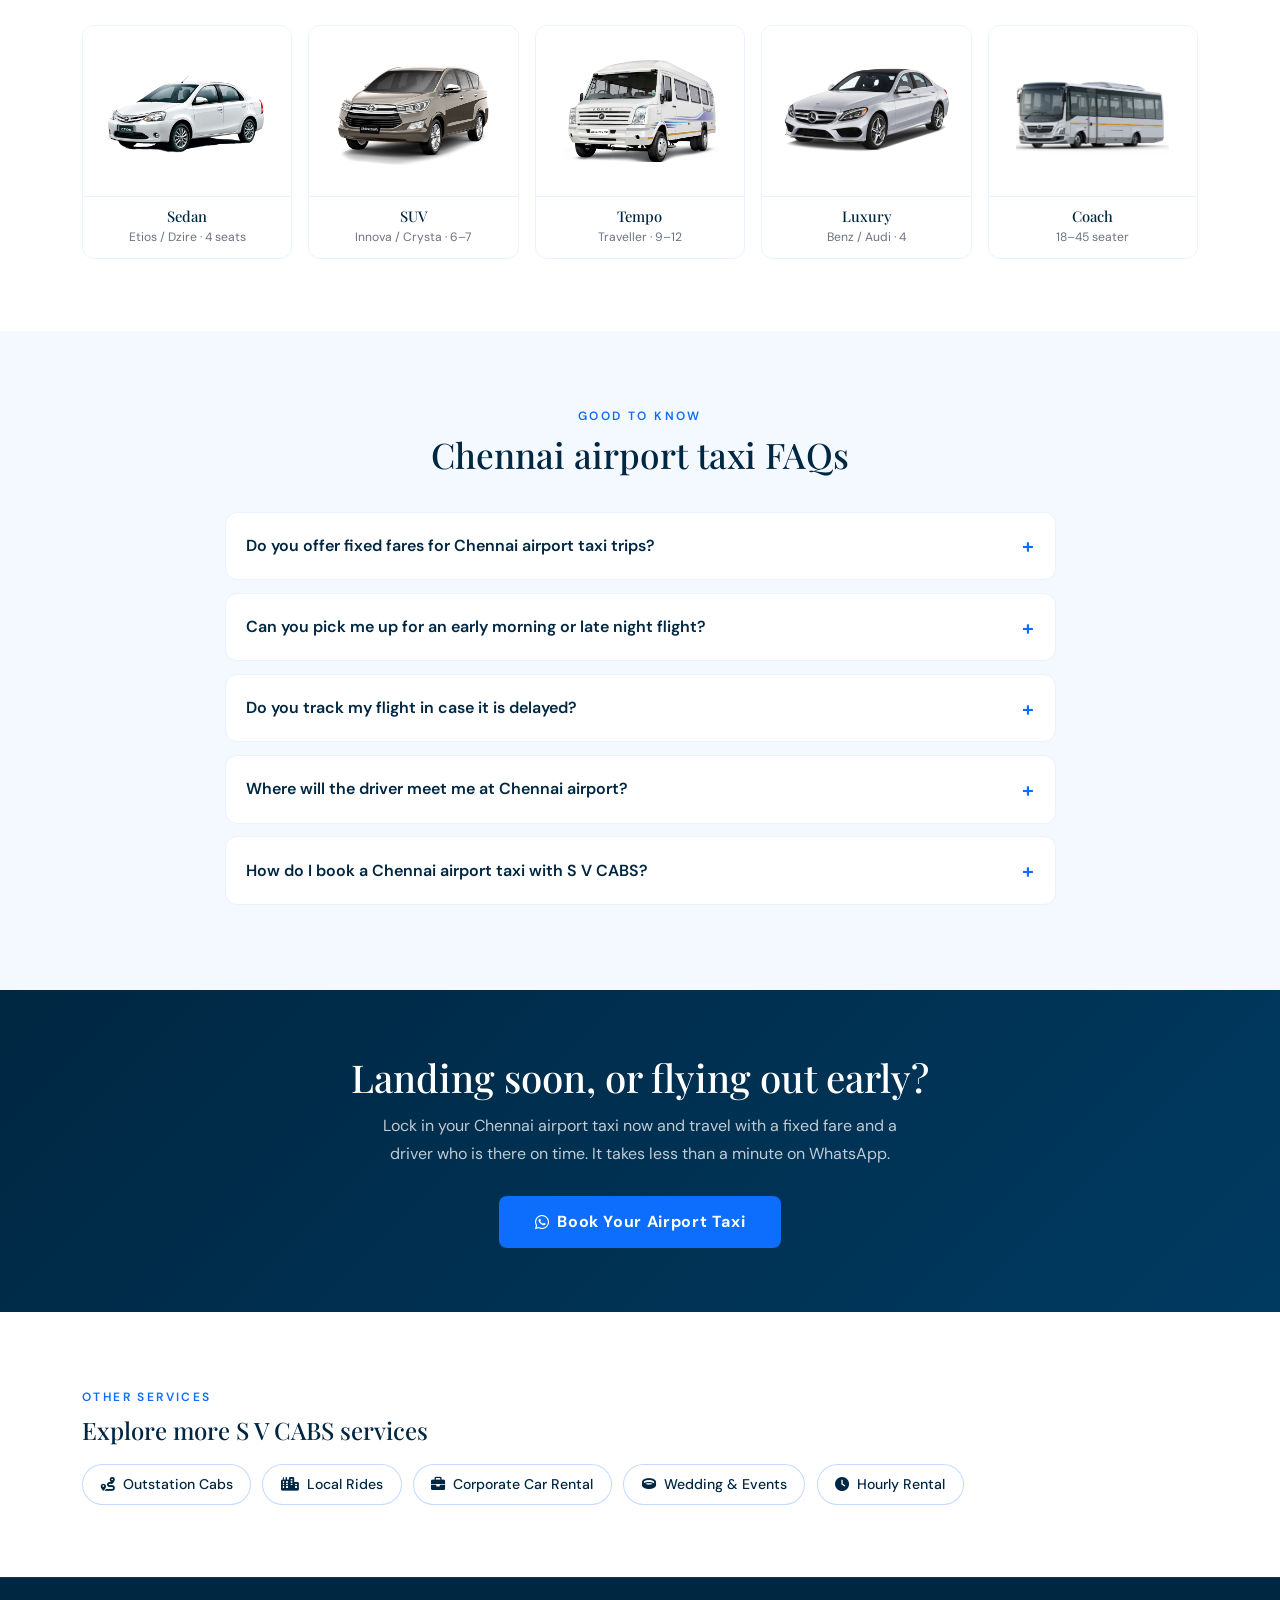
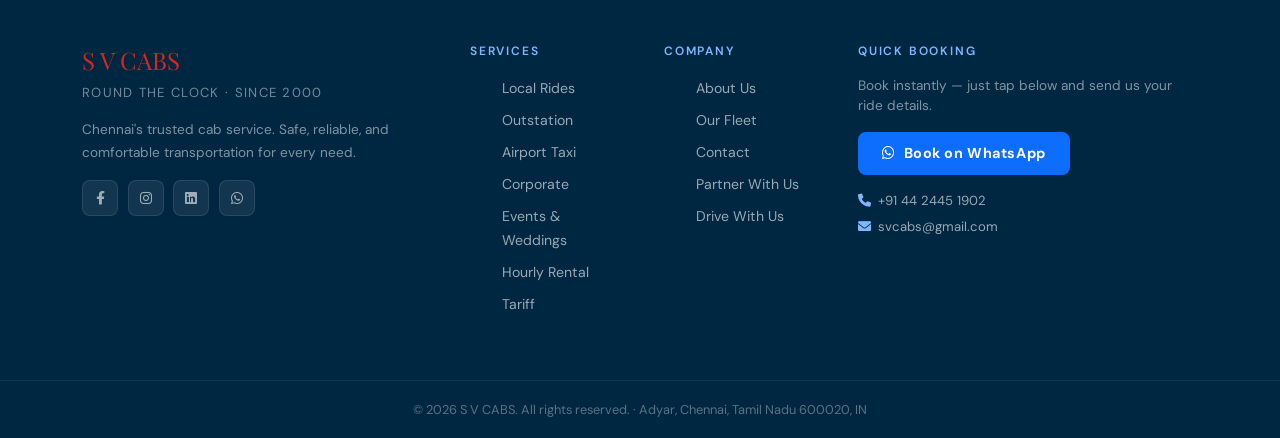
<file: chennai-airport-taxi.html>
<!DOCTYPE html>
<html lang="en">
<head>
  <meta charset="UTF-8" />
  <meta name="viewport" content="width=device-width, initial-scale=1.0" />

  <!-- Primary SEO -->
  <title>Chennai Airport Taxi | MAA Pickup &amp; Drop — S V CABS</title>
  <meta name="description" content="Book a Chennai airport taxi with S V CABS. Fixed fares, 24/7 MAA pickups & drops, flight-tracked arrivals, clean sedans & SUVs. Confirm your cab on WhatsApp in seconds." />
  <meta name="keywords" content="Chennai airport taxi, MAA cab, airport pickup Chennai, airport drop Chennai, Chennai airport cab booking, taxi to Chennai airport, airport transfer Chennai" />
  <meta name="author" content="S V CABS" />
  <meta name="robots" content="index, follow" />
  <link rel="canonical" href="https://svcabs.net/chennai-airport-taxi.html" />

  <!-- Open Graph / Facebook -->
  <meta property="og:type" content="website" />
  <meta property="og:url" content="https://svcabs.net/chennai-airport-taxi.html" />
  <meta property="og:title" content="Chennai Airport Taxi | MAA Pickup & Drop — S V CABS" />
  <meta property="og:description" content="Fixed-fare Chennai airport taxi, 24/7. Flight-tracked MAA pickups and on-time drops. Book on WhatsApp instantly." />
  <meta property="og:image" content="https://svcabs.net/assets/images/svcabs-logo.png" />

  <!-- Twitter Card -->
  <meta name="twitter:card" content="summary_large_image" />
  <meta name="twitter:title" content="Chennai Airport Taxi | MAA Pickup & Drop — S V CABS" />
  <meta name="twitter:description" content="Fixed-fare, 24/7 Chennai airport taxi. Flight-tracked arrivals, on-time drops. Book on WhatsApp." />
  <meta name="twitter:image" content="https://svcabs.net/assets/images/svcabs-logo.png" />

  <!-- Geo Tags -->
  <meta name="geo.region" content="IN-TN" />
  <meta name="geo.placename" content="Chennai" />
  <meta name="geo.position" content="12.9926609;80.2521611" />
  <meta name="ICBM" content="12.9926609, 80.2521611" />

  <!-- Schema.org — Service -->
  <script type="application/ld+json">
  {
    "@context": "https://schema.org",
    "@type": "Service",
    "serviceType": "Chennai Airport Taxi",
    "name": "Chennai Airport Taxi — S V CABS",
    "description": "24/7 airport pickup and drop taxi service between Chennai International Airport (MAA) and any address in Chennai, with fixed fares and flight-tracked arrivals.",
    "areaServed": { "@type": "City", "name": "Chennai" },
    "provider": {
      "@type": "TaxiService",
      "name": "S V CABS",
      "image": "https://svcabs.net/assets/images/svcabs-logo.png",
      "url": "https://svcabs.net",
      "telephone": "+914424451902",
      "email": "svcabs@gmail.com",
      "address": {
        "@type": "PostalAddress",
        "streetAddress": "Adyar",
        "addressLocality": "Chennai",
        "addressRegion": "Tamil Nadu",
        "postalCode": "600020",
        "addressCountry": "IN"
      },
      "geo": { "@type": "GeoCoordinates", "latitude": 12.9926609, "longitude": 80.2521611 }
    },
    "availableChannel": {
      "@type": "ServiceChannel",
      "serviceUrl": "https://api.whatsapp.com/send?phone=919444141019"
    }
  }
  </script>

  <!-- Schema.org — BreadcrumbList -->
  <script type="application/ld+json">
  {
    "@context": "https://schema.org",
    "@type": "BreadcrumbList",
    "itemListElement": [
      { "@type": "ListItem", "position": 1, "name": "Home", "item": "https://svcabs.net" },
      { "@type": "ListItem", "position": 2, "name": "Chennai Airport Taxi", "item": "https://svcabs.net/chennai-airport-taxi.html" }
    ]
  }
  </script>

  <!-- Schema.org — FAQPage (must match visible FAQ verbatim) -->
  <script type="application/ld+json">
  {
    "@context": "https://schema.org",
    "@type": "FAQPage",
    "mainEntity": [
      {
        "@type": "Question",
        "name": "Do you offer fixed fares for Chennai airport taxi trips?",
        "acceptedAnswer": { "@type": "Answer", "text": "Yes. We confirm a fixed, all-inclusive fare on WhatsApp before your trip, based on your vehicle type and pickup or drop address. There is no surge pricing, and the price you are quoted is the price you pay." }
      },
      {
        "@type": "Question",
        "name": "Can you pick me up for an early morning or late night flight?",
        "acceptedAnswer": { "@type": "Answer", "text": "Yes. S V CABS operates 24 hours a day, every day of the year. We handle early morning departures and late night arrivals routinely, and we recommend booking your airport pickup or drop the day before for guaranteed availability." }
      },
      {
        "@type": "Question",
        "name": "Do you track my flight in case it is delayed?",
        "acceptedAnswer": { "@type": "Answer", "text": "Yes. Share your airline and flight number when you book and our team monitors the flight status. If your arrival is delayed, your driver adjusts the pickup time at no extra charge, so you are never left waiting or charged for a delay outside your control." }
      },
      {
        "@type": "Question",
        "name": "Where will the driver meet me at Chennai airport?",
        "acceptedAnswer": { "@type": "Answer", "text": "For arrivals, your driver waits at the designated pickup area outside the terminal and contacts you on the number you booked with. Let us know your terminal — Terminal 1 for domestic or Terminal 4 for international — and we will guide you to the exact meeting point." }
      },
      {
        "@type": "Question",
        "name": "How do I book a Chennai airport taxi with S V CABS?",
        "acceptedAnswer": { "@type": "Answer", "text": "Tap any Book on WhatsApp button on this page, tell us your pickup or drop address, date, time, flight details and vehicle type, and our team confirms your cab and fixed fare in minutes. No app, no account, no advance payment required." }
      }
    ]
  }
  </script>

  <!-- Pricing JSON-LD — generated by tools/build-fares.mjs, do not hand-edit -->
  <!-- FARES-LD:START -->
  <script type="application/ld+json">
  {
    "@context": "https://schema.org",
    "@type": "OfferCatalog",
    "name": "S V CABS, Chennai — indicative tariff",
    "url": "https://svcabs.net/chennai-airport-taxi.html",
    "provider": {
      "@type": "TaxiService",
      "name": "S V CABS",
      "url": "https://svcabs.net"
    },
    "itemListElement": [
      {
        "@type": "Offer",
        "name": "Swift Dzire — Chennai airport transfer",
        "priceSpecification": {
          "@type": "PriceSpecification",
          "price": "1300",
          "priceCurrency": "INR",
          "valueAddedTaxIncluded": false
        },
        "itemOffered": {
          "@type": "Service",
          "name": "Swift Dzire car rental, Chennai"
        },
        "availability": "https://schema.org/InStock",
        "url": "https://svcabs.net/chennai-airport-taxi.html"
      },
      {
        "@type": "Offer",
        "name": "Toyota Etios — Chennai airport transfer",
        "priceSpecification": {
          "@type": "PriceSpecification",
          "price": "1300",
          "priceCurrency": "INR",
          "valueAddedTaxIncluded": false
        },
        "itemOffered": {
          "@type": "Service",
          "name": "Toyota Etios car rental, Chennai"
        },
        "availability": "https://schema.org/InStock",
        "url": "https://svcabs.net/chennai-airport-taxi.html"
      },
      {
        "@type": "Offer",
        "name": "Toyota Glanza — Chennai airport transfer",
        "priceSpecification": {
          "@type": "PriceSpecification",
          "price": "1300",
          "priceCurrency": "INR",
          "valueAddedTaxIncluded": false
        },
        "itemOffered": {
          "@type": "Service",
          "name": "Toyota Glanza car rental, Chennai"
        },
        "availability": "https://schema.org/InStock",
        "url": "https://svcabs.net/chennai-airport-taxi.html"
      },
      {
        "@type": "Offer",
        "name": "Maruti Ertiga — Chennai airport transfer",
        "priceSpecification": {
          "@type": "PriceSpecification",
          "price": "2100",
          "priceCurrency": "INR",
          "valueAddedTaxIncluded": false
        },
        "itemOffered": {
          "@type": "Service",
          "name": "Maruti Ertiga car rental, Chennai"
        },
        "availability": "https://schema.org/InStock",
        "url": "https://svcabs.net/chennai-airport-taxi.html"
      },
      {
        "@type": "Offer",
        "name": "Kia Carens — Chennai airport transfer",
        "priceSpecification": {
          "@type": "PriceSpecification",
          "price": "2100",
          "priceCurrency": "INR",
          "valueAddedTaxIncluded": false
        },
        "itemOffered": {
          "@type": "Service",
          "name": "Kia Carens car rental, Chennai"
        },
        "availability": "https://schema.org/InStock",
        "url": "https://svcabs.net/chennai-airport-taxi.html"
      },
      {
        "@type": "Offer",
        "name": "Toyota Innova — Chennai airport transfer",
        "priceSpecification": {
          "@type": "PriceSpecification",
          "price": "2100",
          "priceCurrency": "INR",
          "valueAddedTaxIncluded": false
        },
        "itemOffered": {
          "@type": "Service",
          "name": "Toyota Innova car rental, Chennai"
        },
        "availability": "https://schema.org/InStock",
        "url": "https://svcabs.net/chennai-airport-taxi.html"
      },
      {
        "@type": "Offer",
        "name": "Innova Crysta — Chennai airport transfer",
        "priceSpecification": {
          "@type": "PriceSpecification",
          "price": "2100",
          "priceCurrency": "INR",
          "valueAddedTaxIncluded": false
        },
        "itemOffered": {
          "@type": "Service",
          "name": "Innova Crysta car rental, Chennai"
        },
        "availability": "https://schema.org/InStock",
        "url": "https://svcabs.net/chennai-airport-taxi.html"
      },
      {
        "@type": "Offer",
        "name": "Toyota Innova Hycross — Chennai airport transfer",
        "priceSpecification": {
          "@type": "PriceSpecification",
          "price": "2100",
          "priceCurrency": "INR",
          "valueAddedTaxIncluded": false
        },
        "itemOffered": {
          "@type": "Service",
          "name": "Toyota Innova Hycross car rental, Chennai"
        },
        "availability": "https://schema.org/InStock",
        "url": "https://svcabs.net/chennai-airport-taxi.html"
      }
    ]
  }
  </script>
  <!-- FARES-LD:END -->

  <link rel="icon" type="image/x-icon" href="assets/images/svcabs-ico.ico" />

  <!-- Fonts -->
  <link rel="preconnect" href="https://fonts.googleapis.com" />
  <link rel="preconnect" href="https://fonts.gstatic.com" crossorigin />
  <link href="https://fonts.googleapis.com/css2?family=Playfair+Display:wght@700;900&family=DM+Sans:wght@300;400;500;600&display=swap" rel="stylesheet" />

  <!-- Bootstrap & Icons -->
  <link href="https://cdn.jsdelivr.net/npm/bootstrap@5.3.0-alpha1/dist/css/bootstrap.min.css" rel="stylesheet" />
  <link href="https://cdnjs.cloudflare.com/ajax/libs/font-awesome/6.0.0-beta3/css/all.min.css" rel="stylesheet" />

  <style>
    /* ── SHARED TOKENS + SHELL (identical across all service pages) ── */
    :root {
      --navy:   #002742;
      --navy2:  #003a61;
      --gold:   #0d6efd;
      --gold2:  #3d8bfd;
      --cream:  #f4f8ff;
      --white:  #FFFFFF;
      --gray:   #6B7280;
      --light:  #eaf1ff;
      --red:    #D8261C;
      --font-display: 'Playfair Display', Georgia, serif;
      --font-body:    'DM Sans', system-ui, sans-serif;
      --radius: 12px;
      --transition: 0.3s cubic-bezier(.4,0,.2,1);
    }
    *, *::before, *::after { box-sizing: border-box; margin: 0; padding: 0; }
    html { scroll-behavior: smooth; }
    body { font-family: var(--font-body); background: var(--cream); color: var(--navy); overflow-x: hidden; }
    h1,h2,h3,h4 { font-family: var(--font-display); }
    a { text-decoration: none; }

    /* Floating buttons */
    .fab-wrap { position: fixed; bottom: 1.5rem; right: 1.5rem; display: flex; flex-direction: column; gap: .6rem; z-index: 1000; }
    .fab-btn { width: 50px; height: 50px; border-radius: 50%; display: flex; align-items: center; justify-content: center; font-size: 1.2rem; border: none; cursor: pointer; box-shadow: 0 4px 20px rgba(0,0,0,.25); transition: transform var(--transition), box-shadow var(--transition); }
    .fab-btn:hover { transform: translateY(-3px); box-shadow: 0 8px 28px rgba(0,0,0,.3); }
    .fab-wa  { background: #25D366; color: #fff; }
    .fab-top { background: #002742; color: #7db8ff; opacity: 0; pointer-events: none; transition: opacity var(--transition); }
    .fab-top.visible { opacity: 1; pointer-events: all; }

    /* Top bar */
    .top-bar { background: var(--navy); padding: .5rem 2rem; display: flex; justify-content: flex-end; align-items: center; gap: 1.5rem; flex-wrap: wrap; }
    .top-bar a { color: rgba(255,255,255,.75); font-size: .8rem; letter-spacing: .03em; display: flex; align-items: center; gap: .4rem; transition: color var(--transition); }
    .top-bar a:hover { color: var(--gold2); }
    .top-bar .divider { color: rgba(255,255,255,.2); }

    /* Navbar */
    #mainNavbar { background: rgba(11,31,58,.95) !important; backdrop-filter: blur(10px); padding: .8rem 2rem; transition: all var(--transition); border-bottom: 1px solid rgba(201,146,42,.15); }
    #mainNavbar.scrolled { padding: .5rem 2rem; box-shadow: 0 4px 30px rgba(0,0,0,.3); }
    .navbar-brand { display: flex; align-items: center; gap: .7rem; font-family: var(--font-display); font-size: 1.6rem; font-weight: 900; color: #D8261C !important; letter-spacing: .04em; }
    .navbar-brand img { height: 44px; width: auto; }
    .navbar-brand span { color: var(--white); font-weight: 300; }
    .navbar-toggler { border-color: rgba(13,110,253,.5); }
    .navbar-toggler-icon { background-image: url("data:image/svg+xml,%3csvg xmlns='http://www.w3.org/2000/svg' viewBox='0 0 30 30'%3e%3cpath stroke='rgba%2813%2C110%2C253%2C1%29' stroke-width='2' d='M4 7h22M4 15h22M4 23h22'/%3e%3c/svg%3e"); }
    .navbar-nav .nav-link { color: rgba(255,255,255,.8) !important; font-size: .92rem; font-weight: 500; letter-spacing: .06em; text-transform: uppercase; padding: .5rem 1rem !important; position: relative; transition: color var(--transition); }
    .navbar-nav .nav-link::after { content: ''; position: absolute; bottom: 0; left: 50%; width: 0; height: 2px; background: var(--gold2); transition: width var(--transition), left var(--transition); }
    .navbar-nav .nav-link:hover, .navbar-nav .nav-link.active { color: var(--gold2) !important; }
    .navbar-nav .nav-link:hover::after, .navbar-nav .nav-link.active::after { width: 100%; left: 0; }
    .nav-cta { background: #0d6efd; color: var(--white) !important; border-radius: 6px; font-weight: 600 !important; padding: .45rem 1.1rem !important; transition: background var(--transition) !important; }
    .nav-cta:hover { background: #0056b3 !important; color: var(--white) !important; }
    .nav-cta::after { display: none !important; }

    /* Buttons */
    .btn-gold { background: #0d6efd; color: var(--white); font-weight: 700; padding: .8rem 2rem; border-radius: 8px; font-size: .95rem; letter-spacing: .04em; border: none; display: inline-flex; align-items: center; gap: .5rem; transition: all var(--transition); }
    .btn-gold:hover { background: #0056b3; color: var(--white); transform: translateY(-2px); box-shadow: 0 8px 28px rgba(13,110,253,.4); }
    .btn-outline-white { background: transparent; color: var(--white); border: 1.5px solid rgba(255,255,255,.4); padding: .78rem 1.8rem; border-radius: 8px; font-size: .95rem; font-weight: 500; display: inline-flex; align-items: center; gap: .5rem; transition: all var(--transition); }
    .btn-outline-white:hover { background: rgba(255,255,255,.08); color: var(--white); border-color: rgba(255,255,255,.7); }

    /* ── LANDING-PAGE BLOCK (identical across all service pages) ── */
    .lp-hero { background: linear-gradient(135deg, var(--navy) 0%, var(--navy2) 100%); position: relative; overflow: hidden; padding: 3.5rem 0 4rem; }
    .lp-hero::before { content: ''; position: absolute; inset: 0; background: url("data:image/svg+xml,%3Csvg width='60' height='60' viewBox='0 0 60 60' xmlns='http://www.w3.org/2000/svg'%3E%3Cg fill='none' fill-rule='evenodd'%3E%3Cg fill='%230d6efd' fill-opacity='0.06'%3E%3Cpath d='M36 34v-4h-2v4h-4v2h4v4h2v-4h4v-2h-4zm0-30V0h-2v4h-4v2h4v4h2V6h4V4h-4zM6 34v-4H4v4H0v2h4v4h2v-4h4v-2H6zM6 4V0H4v4H0v2h4v4h2V6h4V4H6z'/%3E%3C/g%3E%3C/g%3E%3C/svg%3E"); opacity: .5; }
    .lp-hero .container { position: relative; z-index: 2; }
    .lp-breadcrumb { font-size: .8rem; color: rgba(255,255,255,.55); margin-bottom: 1rem; letter-spacing: .03em; }
    .lp-breadcrumb a { color: rgba(255,255,255,.7); }
    .lp-breadcrumb a:hover { color: var(--gold2); }
    .lp-hero h1 { font-size: clamp(2rem, 4.5vw, 3.2rem); color: var(--white); line-height: 1.15; margin-bottom: 1rem; }
    .lp-hero h1 .hl { color: #7db8ff; }
    .lp-hero .lead { color: rgba(255,255,255,.75); font-size: 1.05rem; line-height: 1.7; max-width: 620px; margin-bottom: 1.6rem; }
    .lp-hero-btns { display: flex; flex-wrap: wrap; gap: .8rem; margin-bottom: 2rem; }
    .lp-badges { display: flex; flex-wrap: wrap; gap: .6rem 1.4rem; }
    .lp-badge { display: inline-flex; align-items: center; gap: .5rem; color: rgba(255,255,255,.85); font-size: .85rem; font-weight: 500; }
    .lp-badge i { color: #7db8ff; }

    .lp-section { padding: 4.5rem 0; background: var(--white); }
    .lp-section.alt { background: var(--cream); }
    .lp-section h2 { font-size: clamp(1.6rem, 3vw, 2.2rem); color: var(--navy); margin-bottom: 1.2rem; }
    .lp-section .eyebrow { display: inline-block; color: #0d6efd; font-size: .75rem; font-weight: 600; letter-spacing: .2em; text-transform: uppercase; margin-bottom: .6rem; }
    .lp-prose p { color: var(--gray); line-height: 1.85; margin-bottom: 1.1rem; font-size: 1rem; }
    .lp-prose strong { color: var(--navy); }

    .feature-grid { display: grid; grid-template-columns: repeat(3, 1fr); gap: 1.4rem; margin-top: .5rem; }
    .feature-card { background: var(--white); border: 1px solid var(--light); border-radius: var(--radius); padding: 1.8rem 1.5rem; transition: all var(--transition); }
    .lp-section.alt .feature-card { background: var(--white); }
    .feature-card:hover { transform: translateY(-4px); box-shadow: 0 14px 40px rgba(0,0,0,.08); border-color: #0d6efd; }
    .feature-card .fc-icon { width: 50px; height: 50px; border-radius: 11px; background: linear-gradient(135deg, #0d6efd, #3d8bfd); color: var(--white); display: flex; align-items: center; justify-content: center; font-size: 1.25rem; margin-bottom: 1rem; }
    .feature-card h3 { font-size: 1.08rem; color: var(--navy); margin-bottom: .5rem; }
    .feature-card p { color: var(--gray); font-size: .9rem; line-height: 1.65; margin: 0; }

    /* Fare table */
    .fare-table { width: 100%; border-collapse: collapse; background: var(--white); border-radius: var(--radius); overflow: hidden; box-shadow: 0 8px 30px rgba(0,0,0,.06); }
    .fare-table th, .fare-table td { padding: .95rem 1.1rem; text-align: left; font-size: .92rem; border-bottom: 1px solid var(--light); }
    .fare-table thead th { background: var(--navy); color: var(--white); font-family: var(--font-body); font-weight: 600; letter-spacing: .03em; }
    .fare-table tbody tr:last-child td { border-bottom: none; }
    .fare-table td:first-child { font-weight: 600; color: var(--navy); }
    .fare-table .fare-cta { color: #0d6efd; font-weight: 600; white-space: nowrap; }
    .fare-note { color: var(--gray); font-size: .82rem; margin-top: .9rem; }
    .fare-dl { display: flex; align-items: center; justify-content: space-between; flex-wrap: wrap; gap: 1rem; margin-top: 1.8rem; padding: 1.15rem 1.4rem; background: var(--white); border: 1px solid var(--light); border-left: 3px solid #0d6efd; border-radius: var(--radius); }
    .fare-dl-txt strong { display: block; color: var(--navy); font-size: .95rem; font-weight: 700; }
    .fare-dl-txt span { color: var(--gray); font-size: .82rem; }
    .fare-dl-btn { display: inline-flex; align-items: center; gap: .5rem; background: #0d6efd; color: var(--white); font-size: .88rem; font-weight: 600; padding: .65rem 1.3rem; border-radius: 100px; white-space: nowrap; transition: all var(--transition); }
    .fare-dl-btn:hover { background: var(--navy); color: var(--white); }

    /* Fare cards */
    .fare-grid { display: grid; grid-template-columns: repeat(3, 1fr); gap: 1.4rem; margin-top: .5rem; }
    .fare-card { background: var(--white); border: 1px solid var(--light); border-radius: var(--radius); padding: 1.6rem 1.5rem; display: flex; flex-direction: column; transition: all var(--transition); }
    .lp-section.alt .fare-card { background: var(--white); }
    .fare-card:hover { transform: translateY(-4px); box-shadow: 0 14px 40px rgba(0,0,0,.08); border-color: #0d6efd; }
    .fare-card .fc-img { width: 100%; height: 130px; object-fit: contain; background: var(--white); padding: .2rem 0 .9rem; }
    .fare-card h3 { font-size: 1.08rem; color: var(--navy); margin-bottom: .2rem; }
    .fare-card .fc-seats { font-size: .78rem; color: var(--gray); margin-bottom: 1rem; }
    .fare-card .fc-rate { font-family: var(--font-display); font-size: 1.9rem; color: var(--navy); line-height: 1.1; }
    .fare-card .fc-rate small { font-family: var(--font-body); font-size: .8rem; color: var(--gray); font-weight: 500; }
    .fare-card .fc-blurb { color: var(--gray); font-size: .86rem; line-height: 1.65; margin: 1rem 0 1.2rem; }
    .fare-card .fc-rows { list-style: none; margin: 1.1rem 0 1.2rem; padding: 1rem 0 0; border-top: 1px solid var(--light); }
    .fare-card .fc-row { display: flex; justify-content: space-between; gap: 1rem; font-size: .86rem; padding: .32rem 0; }
    .fare-card .fc-row span:first-child { color: var(--gray); }
    .fare-card .fc-row span:last-child { color: var(--navy); font-weight: 600; text-align: right; }
    .fare-card .fc-btn { margin-top: auto; display: inline-flex; align-items: center; justify-content: center; gap: .5rem; background: #0d6efd; color: var(--white); font-size: .88rem; font-weight: 600; padding: .65rem 1rem; border-radius: 100px; transition: all var(--transition); }
    .fare-card .fc-btn:hover { background: var(--navy); color: var(--white); }
    .fare-card.is-quote .fc-rate { font-size: 1.25rem; color: #0d6efd; }
    .fare-card.is-pending { border-style: dashed; }

    /* Steps */
    .step-row { display: grid; grid-template-columns: repeat(3, 1fr); gap: 1.4rem; margin-top: .5rem; }
    .step { position: relative; padding: 1.6rem 1.4rem; background: var(--white); border: 1px solid var(--light); border-radius: var(--radius); }
    .step .step-num { width: 38px; height: 38px; border-radius: 50%; background: var(--navy); color: var(--white); font-family: var(--font-display); font-weight: 700; display: flex; align-items: center; justify-content: center; margin-bottom: .9rem; }
    .step h3 { font-size: 1.05rem; color: var(--navy); margin-bottom: .4rem; }
    .step p { color: var(--gray); font-size: .9rem; line-height: 1.6; margin: 0; }

    /* Fleet strip */
    .fleet-strip { display: grid; grid-template-columns: repeat(5, 1fr); gap: 1rem; margin-top: .5rem; }
    .fleet-tile { border: 1px solid var(--light); border-radius: var(--radius); overflow: hidden; background: var(--white); transition: all var(--transition); }
    .fleet-tile:hover { transform: translateY(-4px); box-shadow: 0 12px 34px rgba(0,0,0,.1); }
    .fleet-tile img { width: 100%; object-fit: contain; height: 170px; padding: .85rem 1rem; background: #fff; }
    .fleet-tile .ft-cap { text-align: center; padding: .7rem; border-top: 1px solid var(--light); }
    .fleet-tile .ft-cap h4 { font-size: .92rem; color: var(--navy); margin-bottom: .15rem; }
    .fleet-tile .ft-cap p { font-size: .76rem; color: var(--gray); margin: 0; }

    /* FAQ */
    .faq-item { background: var(--white); border: 1px solid var(--light); border-radius: var(--radius); margin-bottom: .8rem; overflow: hidden; }
    .faq-item summary { cursor: pointer; list-style: none; padding: 1.1rem 1.3rem; font-weight: 600; color: var(--navy); font-size: 1rem; display: flex; justify-content: space-between; align-items: center; gap: 1rem; }
    .faq-item summary::-webkit-details-marker { display: none; }
    .faq-item summary::after { content: '\002B'; color: #0d6efd; font-size: 1.3rem; flex-shrink: 0; transition: transform var(--transition); }
    .faq-item[open] summary::after { transform: rotate(45deg); }
    .faq-item .faq-body { padding: 0 1.3rem 1.2rem; color: var(--gray); line-height: 1.75; font-size: .94rem; }

    /* CTA */
    .lp-cta { background: linear-gradient(135deg, var(--navy) 0%, var(--navy2) 100%); padding: 4rem 0; text-align: center; position: relative; overflow: hidden; }
    .lp-cta h2 { color: var(--white); font-size: clamp(1.7rem, 3.2vw, 2.4rem); margin-bottom: .8rem; }
    .lp-cta p { color: rgba(255,255,255,.75); max-width: 560px; margin: 0 auto 1.8rem; line-height: 1.7; }

    /* Related */
    .related { display: flex; flex-wrap: wrap; gap: .7rem; margin-top: .5rem; }
    .related a { display: inline-flex; align-items: center; gap: .5rem; background: var(--white); border: 1.5px solid rgba(13,110,253,.25); color: var(--navy); font-size: .88rem; font-weight: 500; padding: .55rem 1.1rem; border-radius: 100px; transition: all var(--transition); }
    .related a:hover { background: #0d6efd; color: var(--white); border-color: #0d6efd; }

    /* Footer */
    .site-footer { background: var(--navy); border-top: 1px solid rgba(13,110,253,.2); padding: 4rem 0 0; }
    .footer-brand { font-family: var(--font-display); color: #D8261C; font-size: 1.5rem; margin-bottom: .3rem; }
    .footer-tagline { color: rgba(255,255,255,.45); font-size: .82rem; letter-spacing: .1em; text-transform: uppercase; }
    .footer-section-title { color: #7db8ff; font-size: .75rem; font-weight: 600; letter-spacing: .15em; text-transform: uppercase; margin-bottom: 1rem; }
    .footer-links { list-style: none; }
    .footer-links li { margin-bottom: .5rem; }
    .footer-links a { color: rgba(255,255,255,.6); font-size: .88rem; transition: color var(--transition); }
    .footer-links a:hover { color: #7db8ff; }
    .footer-bottom { border-top: 1px solid rgba(255,255,255,.07); padding: 1.2rem 0; margin-top: 3rem; text-align: center; color: rgba(255,255,255,.35); font-size: .8rem; }
    .social-row { display: flex; gap: .6rem; margin-top: .5rem; }
    .social-btn { width: 36px; height: 36px; border-radius: 8px; background: rgba(255,255,255,.07); color: rgba(255,255,255,.6); display: flex; align-items: center; justify-content: center; font-size: .85rem; border: 1px solid rgba(255,255,255,.1); transition: all var(--transition); }
    .social-btn:hover { background: #0d6efd; color: var(--white); border-color: #0d6efd; }

    /* Responsive */
    @media (max-width: 991px) {
      .feature-grid, .step-row, .fare-grid { grid-template-columns: 1fr 1fr; }
      .fleet-strip { grid-template-columns: repeat(3, 1fr); }
    }
    @media (max-width: 767px) {
      .top-bar { display: none; }
      .feature-grid, .step-row, .fare-grid { grid-template-columns: 1fr; }
      .fleet-strip { grid-template-columns: 1fr 1fr; }
      .fare-table { display: block; overflow-x: auto; white-space: nowrap; }
    }
  </style>
</head>
<body>

<!-- FLOATING BUTTONS -->
<div class="fab-wrap">
  <a href="https://api.whatsapp.com/send?phone=919444141019&text=Hi!%20I%20would%20like%20to%20book%20a%20Chennai%20airport%20taxi." target="_blank" class="fab-btn fab-wa" title="Chat on WhatsApp" aria-label="WhatsApp">
    <i class="fab fa-whatsapp"></i>
  </a>
  <button class="fab-btn fab-top" id="goToTop" title="Go to top" aria-label="Go to top">
    <i class="fa fa-chevron-up"></i>
  </button>
</div>

<!-- TOP BAR -->
<div class="top-bar d-none d-md-flex">
  <a href="https://maps.google.com/?q=S.V.CABS+Adyar+Chennai" target="_blank"><i class="fas fa-map-marker-alt"></i> Adyar, Chennai 600020</a>
  <span class="divider">|</span>
  <a href="tel:914424451902"><i class="fas fa-phone"></i> +91 44 2445 1902</a>
  <span class="divider">|</span>
  <a href="mailto:svcabs@gmail.com"><i class="fas fa-envelope"></i> svcabs@gmail.com</a>
  <span class="divider">|</span>
  <a href="https://www.facebook.com/profile.php?id=100063710363805" target="_blank" aria-label="Facebook"><i class="fab fa-facebook-f"></i></a>
  <a href="https://www.instagram.com/svcabs?igsh=MWVydGlleWt5ZGxzYg==" target="_blank" aria-label="Instagram"><i class="fab fa-instagram"></i></a>
  <a href="https://www.linkedin.com/company/s-v-cabs/" target="_blank" aria-label="LinkedIn"><i class="fab fa-linkedin"></i></a>
</div>

<!-- NAVBAR -->
<nav class="navbar navbar-expand-lg" id="mainNavbar">
  <div class="container-fluid px-3 px-md-4">
    <a class="navbar-brand" href="index.html">
      <img src="assets/images/svcabs-logo.png" alt="S V CABS Logo" />
      S V <span>CABS</span>
    </a>
    <button class="navbar-toggler" type="button" data-bs-toggle="collapse" data-bs-target="#navbarNav" aria-controls="navbarNav" aria-expanded="false" aria-label="Toggle navigation">
      <span class="navbar-toggler-icon"></span>
    </button>
    <div class="collapse navbar-collapse justify-content-end" id="navbarNav">
      <ul class="navbar-nav align-items-center gap-1">
        <li class="nav-item"><a class="nav-link" href="index.html">Home</a></li>
        <li class="nav-item"><a class="nav-link" href="index.html#about">About</a></li>
        <li class="nav-item"><a class="nav-link" href="index.html#services">Services</a></li>
        <li class="nav-item"><a class="nav-link" href="index.html#fleet">Fleet</a></li>
        <li class="nav-item"><a class="nav-link" href="tariff.html">Tariff</a></li>
        <li class="nav-item"><a class="nav-link" href="index.html#contact">Contact</a></li>
        <li class="nav-item ms-2">
          <a class="nav-link nav-cta" href="https://api.whatsapp.com/send?phone=919444141019&text=Hi!%20I%20would%20like%20to%20book%20a%20Chennai%20airport%20taxi." target="_blank">
            <i class="fab fa-whatsapp"></i> Book Now
          </a>
        </li>
      </ul>
    </div>
  </div>
</nav>

<!-- HERO -->
<section class="lp-hero">
  <div class="container">
    <nav class="lp-breadcrumb" aria-label="Breadcrumb">
      <a href="index.html">Home</a> &nbsp;›&nbsp; Chennai Airport Taxi
    </nav>
    <h1>Chennai Airport Taxi — <span class="hl">MAA Pickup &amp; Drop</span>, 24/7</h1>
    <p class="lead">Reliable, fixed-fare taxis between Chennai International Airport (MAA) and any address in the city. Flight-tracked arrivals, on-time departures, clean sedans and SUVs, and a driver who is actually there when you land — booked in seconds on WhatsApp.</p>
    <div class="lp-hero-btns">
      <a href="https://api.whatsapp.com/send?phone=919444141019&text=Hi!%20I%20would%20like%20to%20book%20a%20Chennai%20airport%20taxi." target="_blank" class="btn-gold"><i class="fab fa-whatsapp"></i> Book on WhatsApp</a>
      <a href="tel:914424451902" class="btn-outline-white"><i class="fas fa-phone"></i> Call to Book</a>
    </div>
    <div class="lp-badges">
      <span class="lp-badge"><i class="fas fa-tags"></i> Fixed, all-inclusive fares</span>
      <span class="lp-badge"><i class="fas fa-plane-arrival"></i> Flight tracking</span>
      <span class="lp-badge"><i class="fas fa-clock"></i> 24 × 7 availability</span>
      <span class="lp-badge"><i class="fas fa-shield-alt"></i> Verified drivers</span>
    </div>
  </div>
</section>

<!-- INTRO -->
<section class="lp-section">
  <div class="container">
    <div class="row justify-content-center">
      <div class="col-lg-9 lp-prose">
        <div class="eyebrow">Airport Transfers in Chennai</div>
        <h2>A Chennai airport taxi you can set your watch by</h2>
        <p>A flight is the one trip where being ten minutes late genuinely costs you. That is exactly why an airport transfer is different from an ordinary city cab, and why S V CABS has built its <strong>Chennai airport taxi</strong> service around a single promise: your car is ready when you need it, at a price agreed before you travel. Since 2000 we have carried travellers to and from Chennai International Airport for early-morning check-ins, red-eye landings, and everything in between — and we have learned that punctuality and clarity matter more than anything else.</p>
        <p>When you book a drop, we plan your pickup time around your terminal and the traffic on the day, not a generic estimate, so you reach Meenambakkam with comfortable margin for security and check-in. When you book an arrival, we track your flight. If it lands early, your driver is already waiting; if it is delayed, your pickup shifts automatically and you are never charged for time you did not use. Whether you are flying domestic out of Terminal 1 or international into Terminal 4, every fare is quoted upfront on WhatsApp — no meter anxiety, no surge multiplier at 4 a.m., and no surprise at the end of the ride.</p>
        <p>We serve pickups and drops across the whole city — Adyar, T. Nagar, Velachery, OMR, Anna Nagar, Porur, Guindy, Tambaram and beyond — with sedans for solo travellers and couples, spacious SUVs for families with luggage, and tempo travellers for group departures. Every car is clean and air-conditioned, and every driver is verified, knows the airport approach roads, and understands that a calm, on-time transfer is the whole point.</p>
      </div>
    </div>
  </div>
</section>

<!-- FEATURES -->
<section class="lp-section alt">
  <div class="container">
    <div class="text-center" style="max-width:640px;margin:0 auto 2.5rem">
      <div class="eyebrow">Why book with us</div>
      <h2>Built for people who cannot afford to be late</h2>
    </div>
    <div class="feature-grid">
      <div class="feature-card">
        <div class="fc-icon"><i class="fas fa-tags"></i></div>
        <h3>Fixed, upfront fares</h3>
        <p>Your all-inclusive fare is confirmed on WhatsApp before the trip. No meters, no surge pricing, no late-night premium — the number you agree is the number you pay.</p>
      </div>
      <div class="feature-card">
        <div class="fc-icon"><i class="fas fa-plane-arrival"></i></div>
        <h3>Flight tracking</h3>
        <p>Share your flight number and we monitor its status. Delayed landing? Your pickup time adjusts automatically at no extra cost, so your driver is always there.</p>
      </div>
      <div class="feature-card">
        <div class="fc-icon"><i class="fas fa-clock"></i></div>
        <h3>Round-the-clock</h3>
        <p>3 a.m. departure or midnight arrival, we operate every hour of every day. Book the night before and your cab is guaranteed for that first or last flight.</p>
      </div>
      <div class="feature-card">
        <div class="fc-icon"><i class="fas fa-user-shield"></i></div>
        <h3>Verified drivers</h3>
        <p>Background-checked, experienced drivers who know the MAA approach and pickup zones and get you to the terminal — or home — without the wrong-turn drama.</p>
      </div>
      <div class="feature-card">
        <div class="fc-icon"><i class="fas fa-suitcase-rolling"></i></div>
        <h3>Room for luggage</h3>
        <p>Choose a sedan for a light trip or an SUV / tempo traveller when there are bags, kids and grandparents. We size the car to your actual load.</p>
      </div>
      <div class="feature-card">
        <div class="fc-icon"><i class="fas fa-map-marker-alt"></i></div>
        <h3>Anywhere in Chennai</h3>
        <p>Doorstep pickups and drops across the city — Adyar, OMR, T. Nagar, Velachery, Anna Nagar, Porur, Tambaram and every neighbourhood between.</p>
      </div>
    </div>
  </div>
</section>

<!-- FARE TABLE -->
<section class="lp-section">
  <div class="container">
    <div style="max-width:760px;margin:0 auto 2rem">
      <div class="eyebrow">Vehicles &amp; fares</div>
      <h2>Airport transfer fares</h2>
      <p class="lp-prose" style="color:var(--gray);line-height:1.8">Flat, all-inclusive fares between Chennai International Airport (MAA) and addresses across the city. Send us your pickup or drop location on WhatsApp and we confirm the final figure in minutes.</p>
    </div>
<!-- FARES:START -->
  <div class="fare-grid">
    <div class="fare-card">
      <h3>Swift Dzire</h3>
      <p class="fc-seats">4+1 seater · Sedan</p>
      <div class="fc-rate">from ₹1,300 <small>/ transfer</small></div>
      <ul class="fc-rows">
        <li class="fc-row"><span>Airport entry charge</span><span>Included</span></li>
        <li class="fc-row"><span>Waiting on delayed flights</span><span>Not charged</span></li>
        <li class="fc-row"><span>Advance payment</span><span>None</span></li>
      </ul>
      <a href="https://api.whatsapp.com/send?phone=919444141019&text=Hi!%20I%20would%20like%20a%20fare%20for%20the%20Swift%20Dzire%20in%20Chennai." target="_blank" rel="noopener" class="fc-btn"><i class="fab fa-whatsapp"></i> Confirm final fare</a>
    </div>
    <div class="fare-card">
      <h3>Toyota Etios</h3>
      <p class="fc-seats">4+1 seater · Sedan</p>
      <div class="fc-rate">from ₹1,300 <small>/ transfer</small></div>
      <ul class="fc-rows">
        <li class="fc-row"><span>Airport entry charge</span><span>Included</span></li>
        <li class="fc-row"><span>Waiting on delayed flights</span><span>Not charged</span></li>
        <li class="fc-row"><span>Advance payment</span><span>None</span></li>
      </ul>
      <a href="https://api.whatsapp.com/send?phone=919444141019&text=Hi!%20I%20would%20like%20a%20fare%20for%20the%20Toyota%20Etios%20in%20Chennai." target="_blank" rel="noopener" class="fc-btn"><i class="fab fa-whatsapp"></i> Confirm final fare</a>
    </div>
    <div class="fare-card">
      <h3>Toyota Glanza</h3>
      <p class="fc-seats">4+1 seater · Hatchback</p>
      <div class="fc-rate">from ₹1,300 <small>/ transfer</small></div>
      <ul class="fc-rows">
        <li class="fc-row"><span>Airport entry charge</span><span>Included</span></li>
        <li class="fc-row"><span>Waiting on delayed flights</span><span>Not charged</span></li>
        <li class="fc-row"><span>Advance payment</span><span>None</span></li>
      </ul>
      <a href="https://api.whatsapp.com/send?phone=919444141019&text=Hi!%20I%20would%20like%20a%20fare%20for%20the%20Toyota%20Glanza%20in%20Chennai." target="_blank" rel="noopener" class="fc-btn"><i class="fab fa-whatsapp"></i> Confirm final fare</a>
    </div>
    <div class="fare-card">
      <h3>Maruti Ertiga</h3>
      <p class="fc-seats">6+1 seater · MUV</p>
      <div class="fc-rate">from ₹2,100 <small>/ transfer</small></div>
      <ul class="fc-rows">
        <li class="fc-row"><span>Airport entry charge</span><span>Included</span></li>
        <li class="fc-row"><span>Waiting on delayed flights</span><span>Not charged</span></li>
        <li class="fc-row"><span>Advance payment</span><span>None</span></li>
      </ul>
      <a href="https://api.whatsapp.com/send?phone=919444141019&text=Hi!%20I%20would%20like%20a%20fare%20for%20the%20Maruti%20Ertiga%20in%20Chennai." target="_blank" rel="noopener" class="fc-btn"><i class="fab fa-whatsapp"></i> Confirm final fare</a>
    </div>
    <div class="fare-card">
      <h3>Kia Carens</h3>
      <p class="fc-seats">7+1 seater · MUV</p>
      <div class="fc-rate">from ₹2,100 <small>/ transfer</small></div>
      <ul class="fc-rows">
        <li class="fc-row"><span>Airport entry charge</span><span>Included</span></li>
        <li class="fc-row"><span>Waiting on delayed flights</span><span>Not charged</span></li>
        <li class="fc-row"><span>Advance payment</span><span>None</span></li>
      </ul>
      <a href="https://api.whatsapp.com/send?phone=919444141019&text=Hi!%20I%20would%20like%20a%20fare%20for%20the%20Kia%20Carens%20in%20Chennai." target="_blank" rel="noopener" class="fc-btn"><i class="fab fa-whatsapp"></i> Confirm final fare</a>
    </div>
    <div class="fare-card">
      <h3>Toyota Innova</h3>
      <p class="fc-seats">6+1 / 7+1 seater · MUV</p>
      <div class="fc-rate">from ₹2,100 <small>/ transfer</small></div>
      <ul class="fc-rows">
        <li class="fc-row"><span>Airport entry charge</span><span>Included</span></li>
        <li class="fc-row"><span>Waiting on delayed flights</span><span>Not charged</span></li>
        <li class="fc-row"><span>Advance payment</span><span>None</span></li>
      </ul>
      <a href="https://api.whatsapp.com/send?phone=919444141019&text=Hi!%20I%20would%20like%20a%20fare%20for%20the%20Toyota%20Innova%20in%20Chennai." target="_blank" rel="noopener" class="fc-btn"><i class="fab fa-whatsapp"></i> Confirm final fare</a>
    </div>
    <div class="fare-card">
      <h3>Innova Crysta</h3>
      <p class="fc-seats">6+1 / 7+1 seater · MUV</p>
      <div class="fc-rate">from ₹2,100 <small>/ transfer</small></div>
      <ul class="fc-rows">
        <li class="fc-row"><span>Airport entry charge</span><span>Included</span></li>
        <li class="fc-row"><span>Waiting on delayed flights</span><span>Not charged</span></li>
        <li class="fc-row"><span>Advance payment</span><span>None</span></li>
      </ul>
      <a href="https://api.whatsapp.com/send?phone=919444141019&text=Hi!%20I%20would%20like%20a%20fare%20for%20the%20Innova%20Crysta%20in%20Chennai." target="_blank" rel="noopener" class="fc-btn"><i class="fab fa-whatsapp"></i> Confirm final fare</a>
    </div>
    <div class="fare-card">
      <h3>Toyota Innova Hycross</h3>
      <p class="fc-seats">6+1 seater · MUV</p>
      <div class="fc-rate">from ₹2,100 <small>/ transfer</small></div>
      <ul class="fc-rows">
        <li class="fc-row"><span>Airport entry charge</span><span>Included</span></li>
        <li class="fc-row"><span>Waiting on delayed flights</span><span>Not charged</span></li>
        <li class="fc-row"><span>Advance payment</span><span>None</span></li>
      </ul>
      <a href="https://api.whatsapp.com/send?phone=919444141019&text=Hi!%20I%20would%20like%20a%20fare%20for%20the%20Toyota%20Innova%20Hycross%20in%20Chennai." target="_blank" rel="noopener" class="fc-btn"><i class="fab fa-whatsapp"></i> Confirm final fare</a>
    </div>
    <div class="fare-card is-quote">
      <h3>Tempo Traveller</h3>
      <p class="fc-seats">12+1 seater · Tempo Traveller</p>
      <div class="fc-rate">Quote on WhatsApp</div>
      <ul class="fc-rows">
        <li class="fc-row"><span>Airport entry charge</span><span>Included</span></li>
      </ul>
      <a href="https://api.whatsapp.com/send?phone=919444141019&text=Hi!%20I%20would%20like%20a%20fare%20for%20the%20Tempo%20Traveller%20in%20Chennai." target="_blank" rel="noopener" class="fc-btn"><i class="fab fa-whatsapp"></i> Get a quote</a>
    </div>
  </div>
  <div class="eyebrow" style="margin-top:2.4rem">Quoted per requirement</div>
  <div class="fare-grid">
    <div class="fare-card is-quote">
      <h3>Luxury Cars</h3>
      <p class="fc-seats">Mercedes-Benz · Audi · BMW</p>
      <div class="fc-rate">Message for a quote</div>
      <p class="fc-blurb">Executive arrivals, VIP guest movement and wedding cars. Arranged per booking, priced to the vehicle, duration and occasion.</p>
      <a href="https://api.whatsapp.com/send?phone=919444141019&text=Hi!%20I%20would%20like%20a%20quote%20for%20a%20luxury%20car%20(Mercedes-Benz%20%2F%20Audi%20%2F%20BMW)%20in%20Chennai." target="_blank" rel="noopener" class="fc-btn"><i class="fab fa-whatsapp"></i> Get a quote</a>
    </div>
  </div>
  <p class="fare-note"><i class="fas fa-circle-info"></i> Indicative starting rates. Final fare confirmed on WhatsApp.</p>
  <div class="fare-dl">
    <div class="fare-dl-txt">
      <strong>Take the full tariff with you</strong>
      <span>Both rate tables and the fare terms, on two pages. PDF · 309 KB · updated 8 August 2026.</span>
    </div>
    <a href="assets/docs/SV-CABS-Tariff.pdf" class="fare-dl-btn" download><i class="fas fa-file-pdf"></i> Download PDF</a>
  </div>
  <!-- FARES:END -->
    <p class="fare-note"><i class="fas fa-circle-info"></i> Fares include the airport entry charge. Waiting time for delayed flights is not charged when you share your flight number in advance.</p>
    <div class="related" style="margin-top:1.6rem"><a href="tariff.html"><i class="fas fa-list-ul"></i> See the full tariff</a></div>
  </div>
</section>

<!-- HOW BOOKING WORKS -->
<section class="lp-section alt">
  <div class="container">
    <div class="text-center" style="max-width:640px;margin:0 auto 2.5rem">
      <div class="eyebrow">Simple booking</div>
      <h2>How booking works</h2>
    </div>
    <div class="step-row">
      <div class="step">
        <div class="step-num">1</div>
        <h3>Message us on WhatsApp</h3>
        <p>Tap any Book button and send your pickup or drop address, date, time, flight number and preferred vehicle. No app or account needed.</p>
      </div>
      <div class="step">
        <div class="step-num">2</div>
        <h3>Get your fixed fare</h3>
        <p>We reply with a firm, all-inclusive quote and confirm the car. Nothing to pay in advance — your booking is locked in.</p>
      </div>
      <div class="step">
        <div class="step-num">3</div>
        <h3>Ride on time</h3>
        <p>Your driver arrives on schedule for a drop, or is waiting when you land. Pay after the trip, exactly the fare we agreed.</p>
      </div>
    </div>
  </div>
</section>

<!-- FLEET -->
<section class="lp-section">
  <div class="container">
    <div class="text-center" style="max-width:640px;margin:0 auto 2.5rem">
      <div class="eyebrow">Our fleet</div>
      <h2>Vehicles for airport transfers</h2>
    </div>
    <div class="fleet-strip">
      <div class="fleet-tile">
        <img src="assets/images/fleet/etios.png" alt="Sedan airport taxi — Toyota Etios, S V CABS" loading="lazy">
        <div class="ft-cap"><h4>Sedan</h4><p>Etios / Dzire · 4 seats</p></div>
      </div>
      <div class="fleet-tile">
        <img src="assets/images/fleet/innova.png" alt="SUV airport cab — Toyota Innova, S V CABS" loading="lazy">
        <div class="ft-cap"><h4>SUV</h4><p>Innova / Crysta · 6–7</p></div>
      </div>
      <div class="fleet-tile">
        <img src="assets/images/fleet/tempo.png" alt="Tempo Traveller for group airport transfers — S V CABS" loading="lazy">
        <div class="ft-cap"><h4>Tempo</h4><p>Traveller · 9–12</p></div>
      </div>
      <div class="fleet-tile">
        <img src="assets/images/fleet/benz.png" alt="Luxury airport sedan — Mercedes Benz, S V CABS" loading="lazy">
        <div class="ft-cap"><h4>Luxury</h4><p>Benz / Audi · 4</p></div>
      </div>
      <div class="fleet-tile">
        <img src="assets/images/fleet/bus.png" alt="Coach bus for large group airport transfers — S V CABS" loading="lazy">
        <div class="ft-cap"><h4>Coach</h4><p>18–45 seater</p></div>
      </div>
    </div>
  </div>
</section>

<!-- FAQ -->
<section class="lp-section alt">
  <div class="container">
    <div class="row justify-content-center">
      <div class="col-lg-9">
        <div class="text-center" style="margin-bottom:2.2rem">
          <div class="eyebrow">Good to know</div>
          <h2>Chennai airport taxi FAQs</h2>
        </div>
        <details class="faq-item">
          <summary>Do you offer fixed fares for Chennai airport taxi trips?</summary>
          <div class="faq-body">Yes. We confirm a fixed, all-inclusive fare on WhatsApp before your trip, based on your vehicle type and pickup or drop address. There is no surge pricing, and the price you are quoted is the price you pay.</div>
        </details>
        <details class="faq-item">
          <summary>Can you pick me up for an early morning or late night flight?</summary>
          <div class="faq-body">Yes. S V CABS operates 24 hours a day, every day of the year. We handle early morning departures and late night arrivals routinely, and we recommend booking your airport pickup or drop the day before for guaranteed availability.</div>
        </details>
        <details class="faq-item">
          <summary>Do you track my flight in case it is delayed?</summary>
          <div class="faq-body">Yes. Share your airline and flight number when you book and our team monitors the flight status. If your arrival is delayed, your driver adjusts the pickup time at no extra charge, so you are never left waiting or charged for a delay outside your control.</div>
        </details>
        <details class="faq-item">
          <summary>Where will the driver meet me at Chennai airport?</summary>
          <div class="faq-body">For arrivals, your driver waits at the designated pickup area outside the terminal and contacts you on the number you booked with. Let us know your terminal — Terminal 1 for domestic or Terminal 4 for international — and we will guide you to the exact meeting point.</div>
        </details>
        <details class="faq-item">
          <summary>How do I book a Chennai airport taxi with S V CABS?</summary>
          <div class="faq-body">Tap any Book on WhatsApp button on this page, tell us your pickup or drop address, date, time, flight details and vehicle type, and our team confirms your cab and fixed fare in minutes. No app, no account, no advance payment required.</div>
        </details>
      </div>
    </div>
  </div>
</section>

<!-- CTA -->
<section class="lp-cta">
  <div class="container">
    <h2>Landing soon, or flying out early?</h2>
    <p>Lock in your Chennai airport taxi now and travel with a fixed fare and a driver who is there on time. It takes less than a minute on WhatsApp.</p>
    <a href="https://api.whatsapp.com/send?phone=919444141019&text=Hi!%20I%20would%20like%20to%20book%20a%20Chennai%20airport%20taxi." target="_blank" class="btn-gold" style="font-size:1rem;padding:.9rem 2.2rem"><i class="fab fa-whatsapp"></i> Book Your Airport Taxi</a>
  </div>
</section>

<!-- RELATED -->
<section class="lp-section">
  <div class="container">
    <div class="eyebrow">Other services</div>
    <h2 style="font-size:1.5rem">Explore more S V CABS services</h2>
    <div class="related">
      <a href="outstation-cabs-chennai.html"><i class="fas fa-route"></i> Outstation Cabs</a>
      <a href="local-rides.html"><i class="fas fa-city"></i> Local Rides</a>
      <a href="corporate-car-rental-chennai.html"><i class="fas fa-briefcase"></i> Corporate Car Rental</a>
      <a href="wedding-event-car-rental-chennai.html"><i class="fas fa-ring"></i> Wedding &amp; Events</a>
      <a href="hourly-car-rental-chennai.html"><i class="fas fa-clock"></i> Hourly Rental</a>
    </div>
  </div>
</section>

<!-- FOOTER -->
<footer class="site-footer">
  <div class="container">
    <div class="row g-5">
      <div class="col-lg-4">
        <div class="footer-brand">S V CABS</div>
        <div class="footer-tagline">Round the Clock · Since 2000</div>
        <p style="color:rgba(255,255,255,.5);font-size:.85rem;margin-top:1rem;line-height:1.7">Chennai's trusted cab service. Safe, reliable, and comfortable transportation for every need.</p>
        <div class="social-row">
          <a href="https://www.facebook.com/profile.php?id=100063710363805" target="_blank" class="social-btn" aria-label="Facebook"><i class="fab fa-facebook-f"></i></a>
          <a href="https://www.instagram.com/svcabs?igsh=MWVydGlleWt5ZGxzYg==" target="_blank" class="social-btn" aria-label="Instagram"><i class="fab fa-instagram"></i></a>
          <a href="https://www.linkedin.com/company/s-v-cabs/" target="_blank" class="social-btn" aria-label="LinkedIn"><i class="fab fa-linkedin"></i></a>
          <a href="https://api.whatsapp.com/send?phone=919444141019" target="_blank" class="social-btn" aria-label="WhatsApp"><i class="fab fa-whatsapp"></i></a>
        </div>
      </div>
      <div class="col-sm-6 col-lg-2">
        <div class="footer-section-title">Services</div>
        <ul class="footer-links">
          <li><a href="local-rides.html">Local Rides</a></li>
          <li><a href="outstation-cabs-chennai.html">Outstation</a></li>
          <li><a href="chennai-airport-taxi.html">Airport Taxi</a></li>
          <li><a href="corporate-car-rental-chennai.html">Corporate</a></li>
          <li><a href="wedding-event-car-rental-chennai.html">Events &amp; Weddings</a></li>
          <li><a href="hourly-car-rental-chennai.html">Hourly Rental</a></li>
          <li><a href="tariff.html">Tariff</a></li>
        </ul>
      </div>
      <div class="col-sm-6 col-lg-2">
        <div class="footer-section-title">Company</div>
        <ul class="footer-links">
          <li><a href="index.html#about">About Us</a></li>
          <li><a href="index.html#fleet">Our Fleet</a></li>
          <li><a href="index.html#contact">Contact</a></li>
          <li><a href="partner-form.html">Partner With Us</a></li>
          <li><a href="driver-form.html">Drive With Us</a></li>
        </ul>
      </div>
      <div class="col-lg-4">
        <div class="footer-section-title">Quick Booking</div>
        <p style="color:rgba(255,255,255,.5);font-size:.85rem;margin-bottom:1rem">Book instantly — just tap below and send us your ride details.</p>
        <a href="https://api.whatsapp.com/send?phone=919444141019&text=Hi!%20I%20would%20like%20to%20book%20a%20Chennai%20airport%20taxi." target="_blank" class="btn-gold" style="display:inline-flex;font-size:.9rem;padding:.65rem 1.5rem;margin-bottom:1rem">
          <i class="fab fa-whatsapp"></i> Book on WhatsApp
        </a>
        <div style="color:rgba(255,255,255,.5);font-size:.82rem">
          <div><i class="fas fa-phone" style="color:#7db8ff;width:16px"></i> <a href="tel:914424451902" style="color:rgba(255,255,255,.6)">+91 44 2445 1902</a></div>
          <div style="margin-top:.4rem"><i class="fas fa-envelope" style="color:#7db8ff;width:16px"></i> <a href="mailto:svcabs@gmail.com" style="color:rgba(255,255,255,.6)">svcabs@gmail.com</a></div>
        </div>
      </div>
    </div>
  </div>
  <div class="footer-bottom">
    <div class="container">
      &copy; <span id="yr">2026</span> S V CABS. All rights reserved. · Adyar, Chennai, Tamil Nadu 600020, IN
    </div>
  </div>
</footer>

<!-- Scripts -->
<script src="https://cdn.jsdelivr.net/npm/bootstrap@5.3.0-alpha1/dist/js/bootstrap.bundle.min.js"></script>
<script>
  document.getElementById('yr').textContent = new Date().getFullYear();
  /* Navbar scroll state + back-to-top (service pages only) */
  const navbar = document.getElementById('mainNavbar');
  const goTop  = document.getElementById('goToTop');
  window.addEventListener('scroll', () => {
    navbar.classList.toggle('scrolled', window.scrollY > 60);
    goTop.classList.toggle('visible', window.scrollY > 400);
  });
  goTop.addEventListener('click', () => window.scrollTo({ top: 0, behavior: 'smooth' }));
</script>
</body>
</html>
</file>
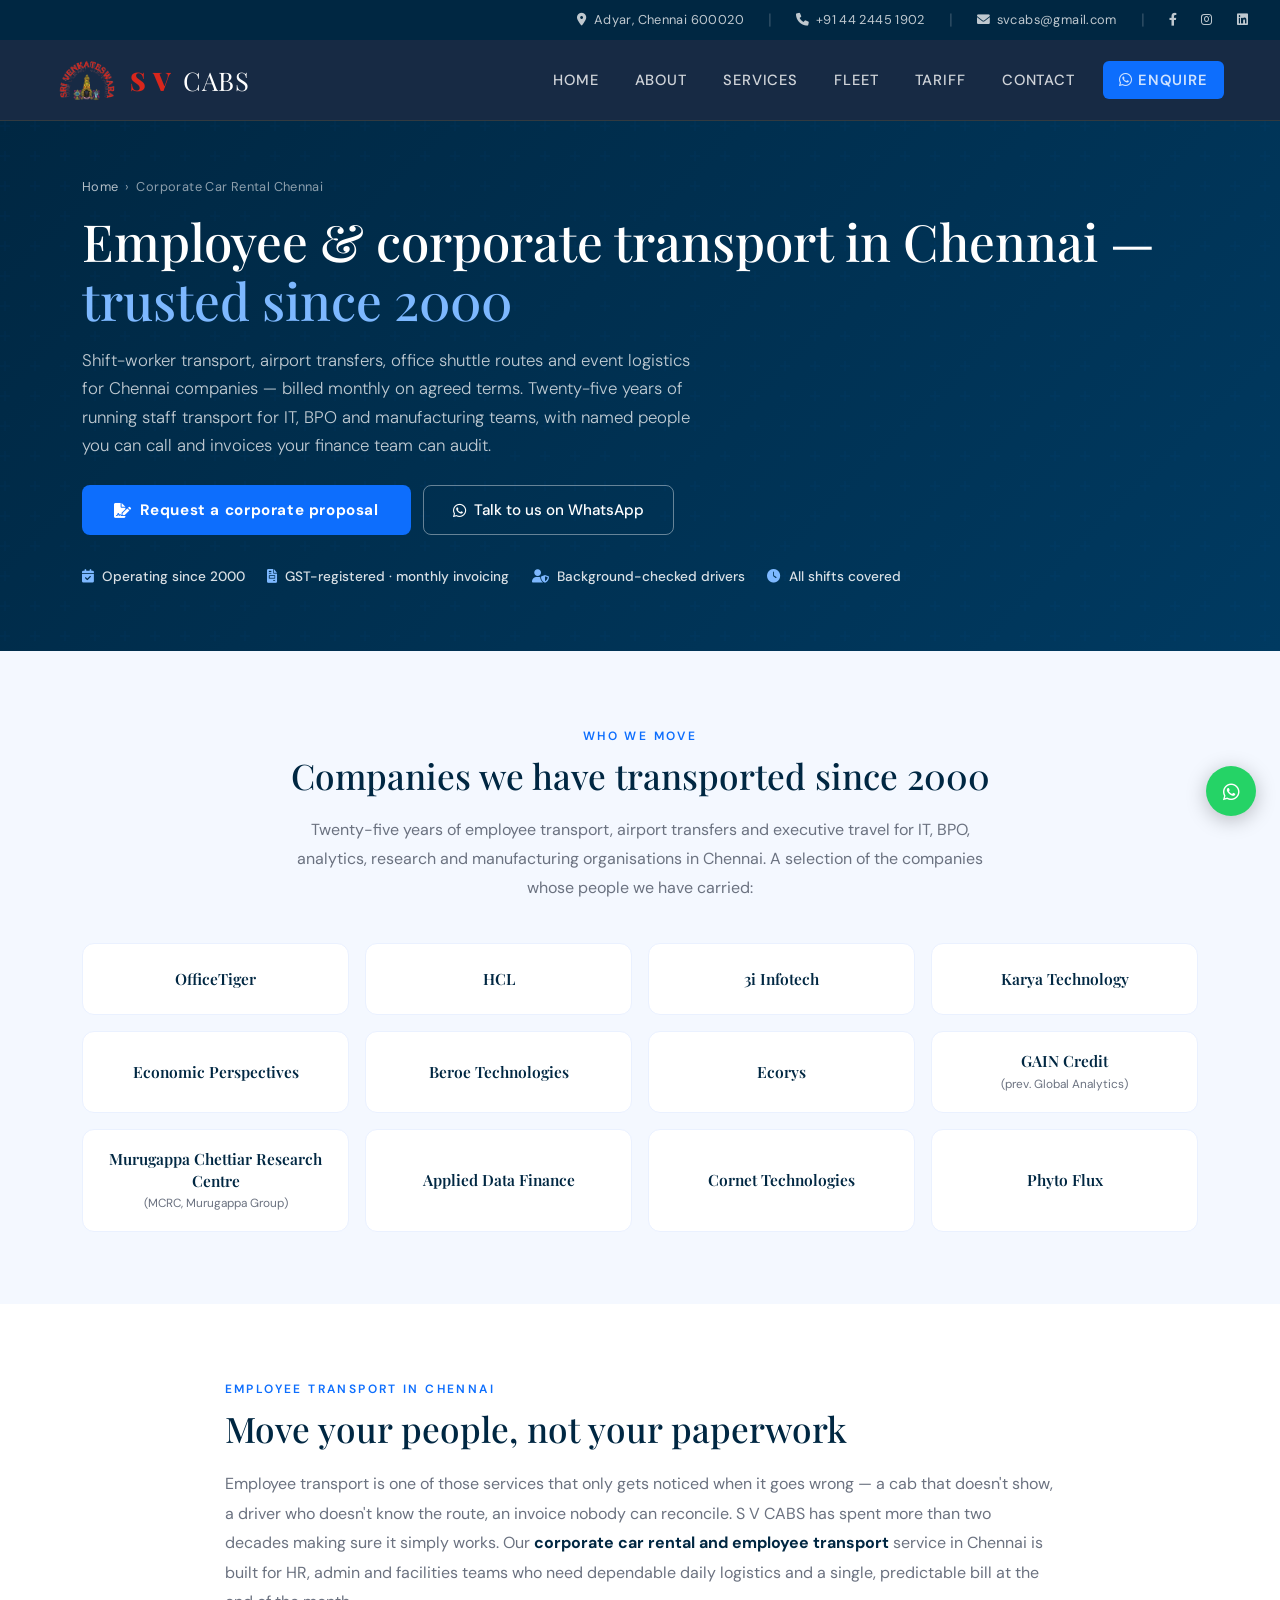
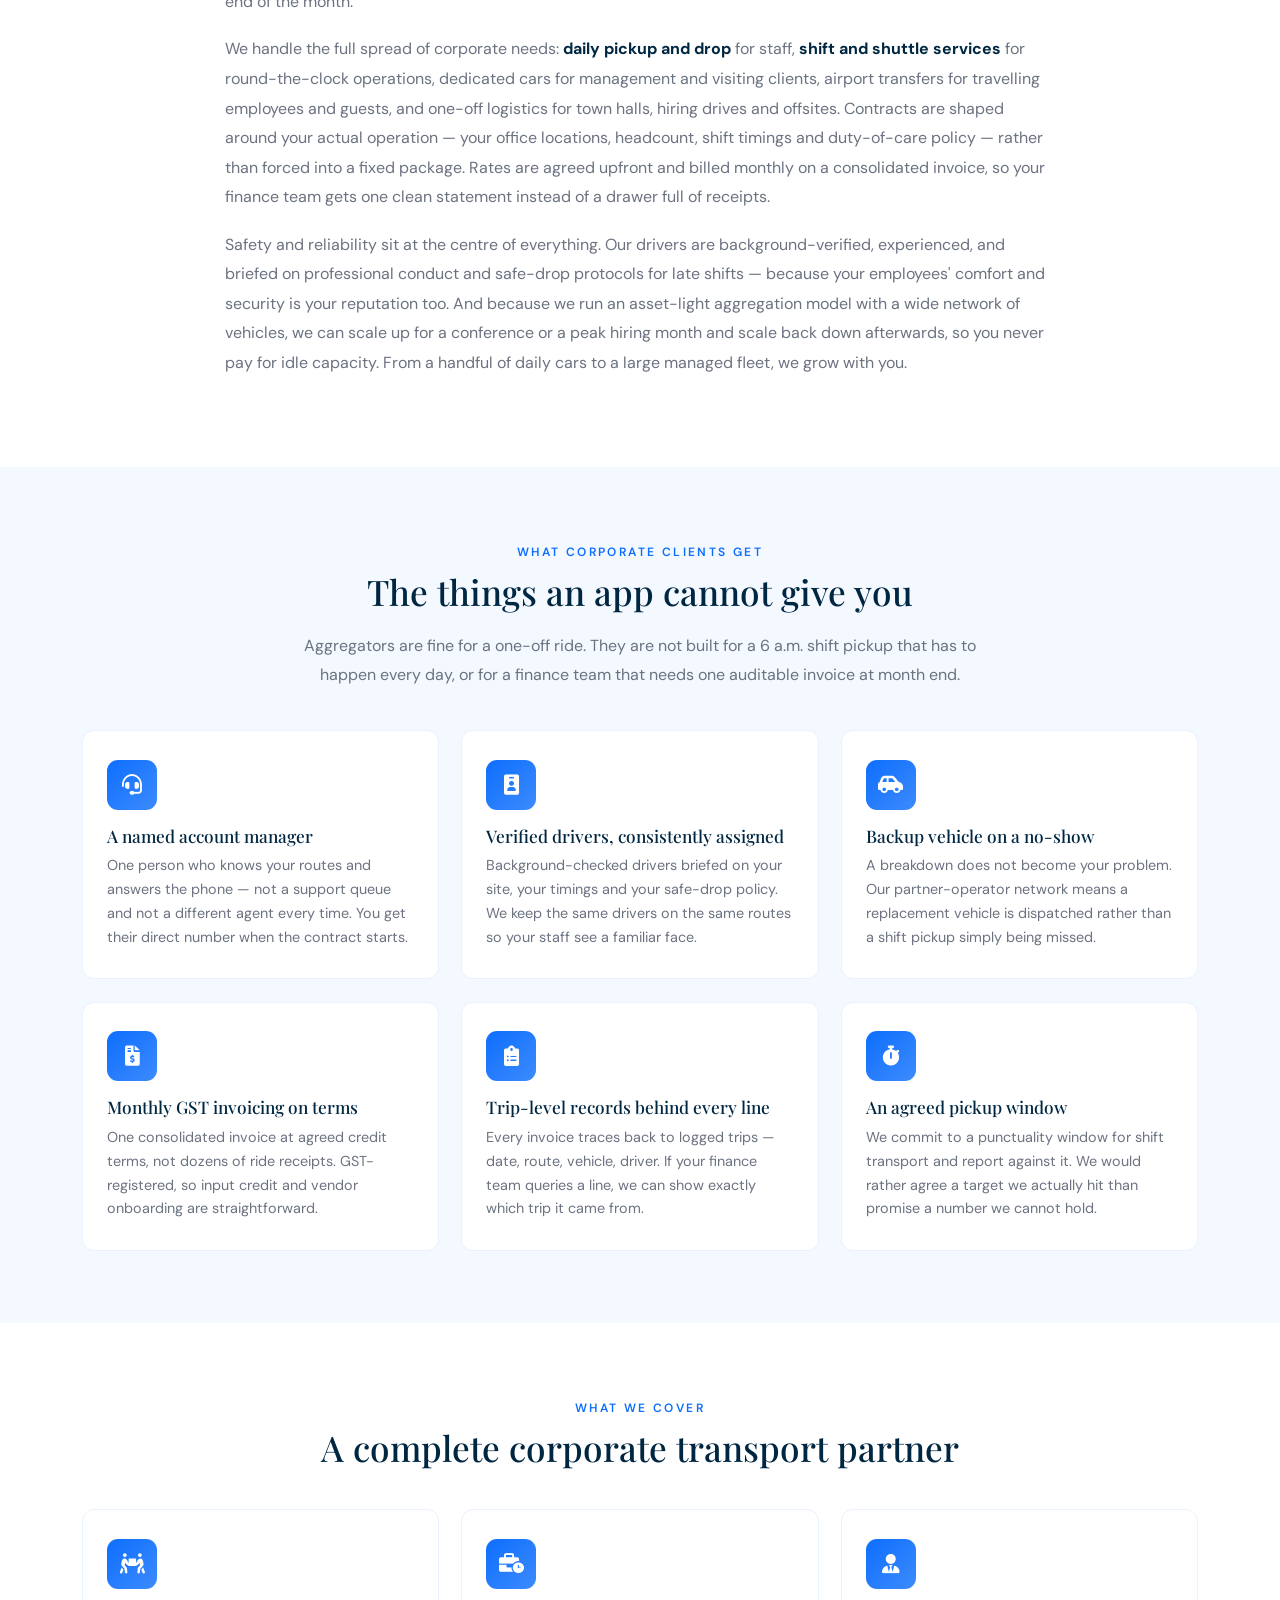
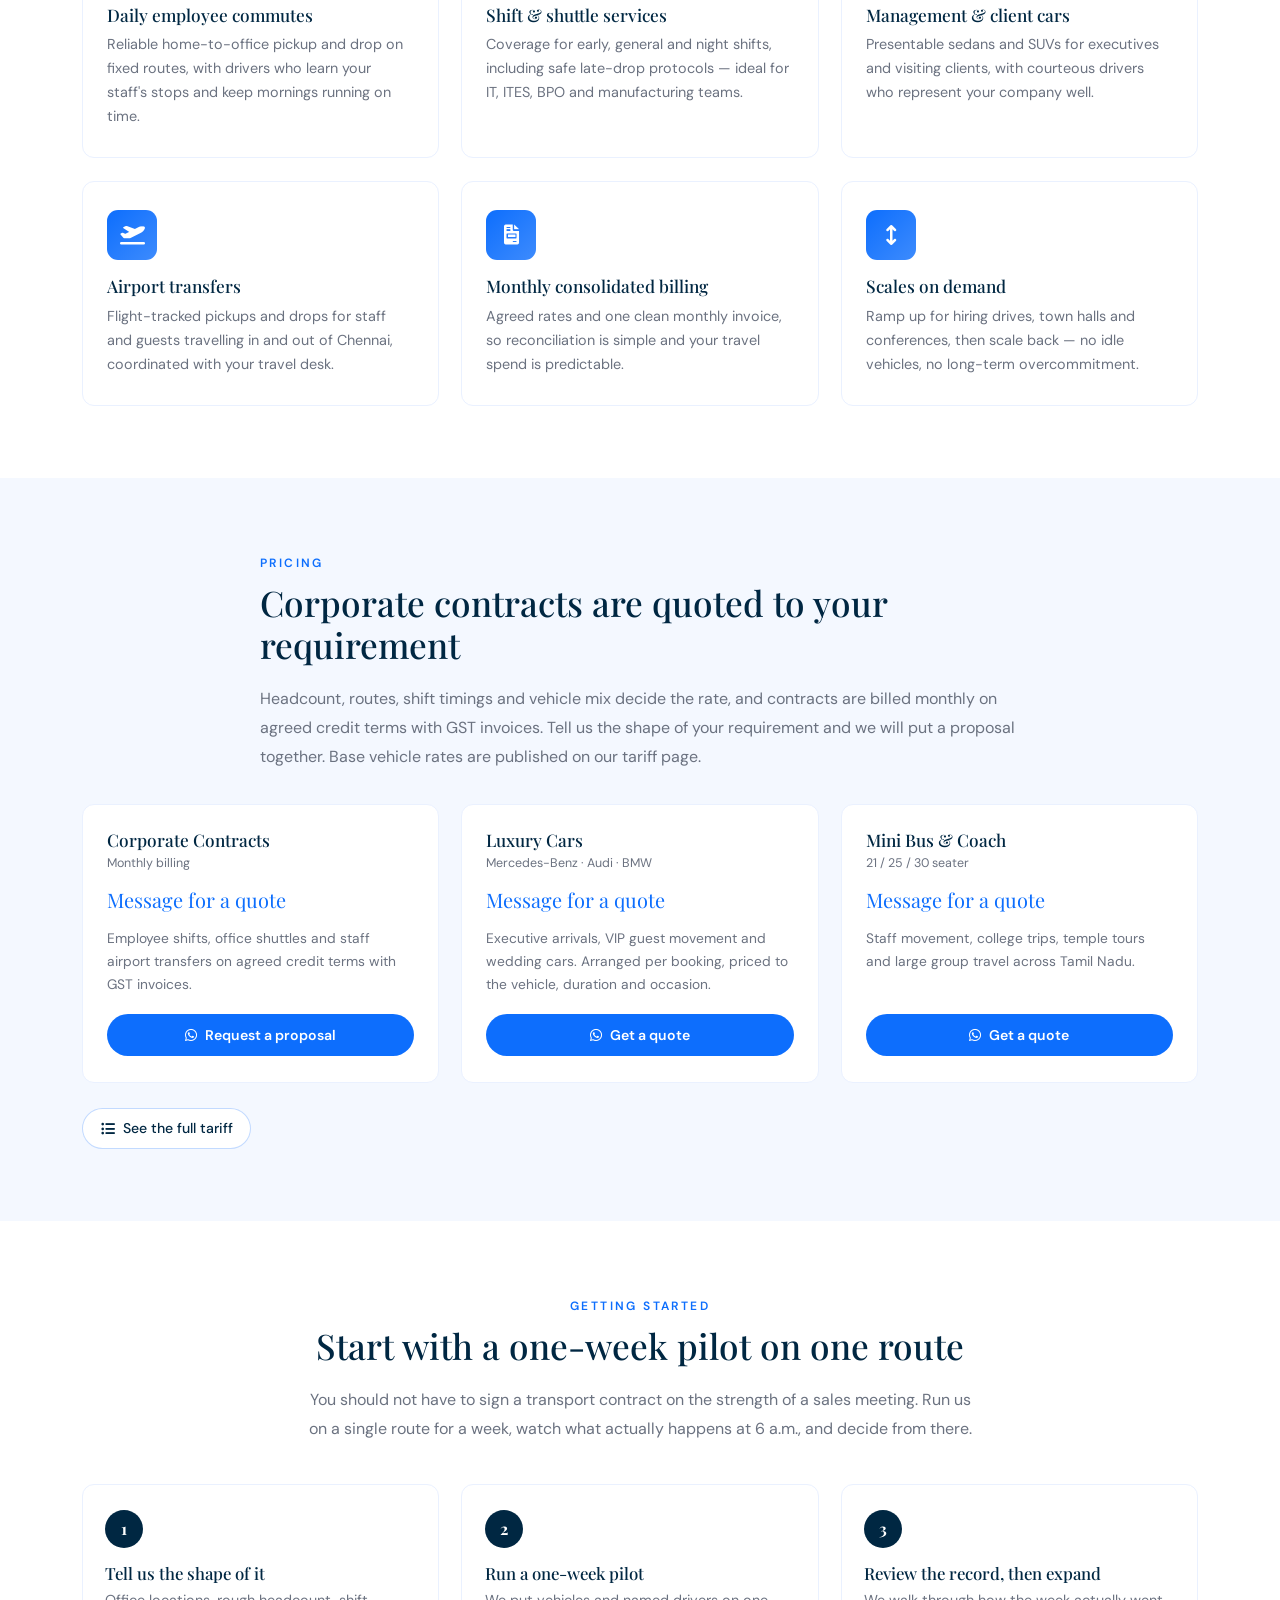
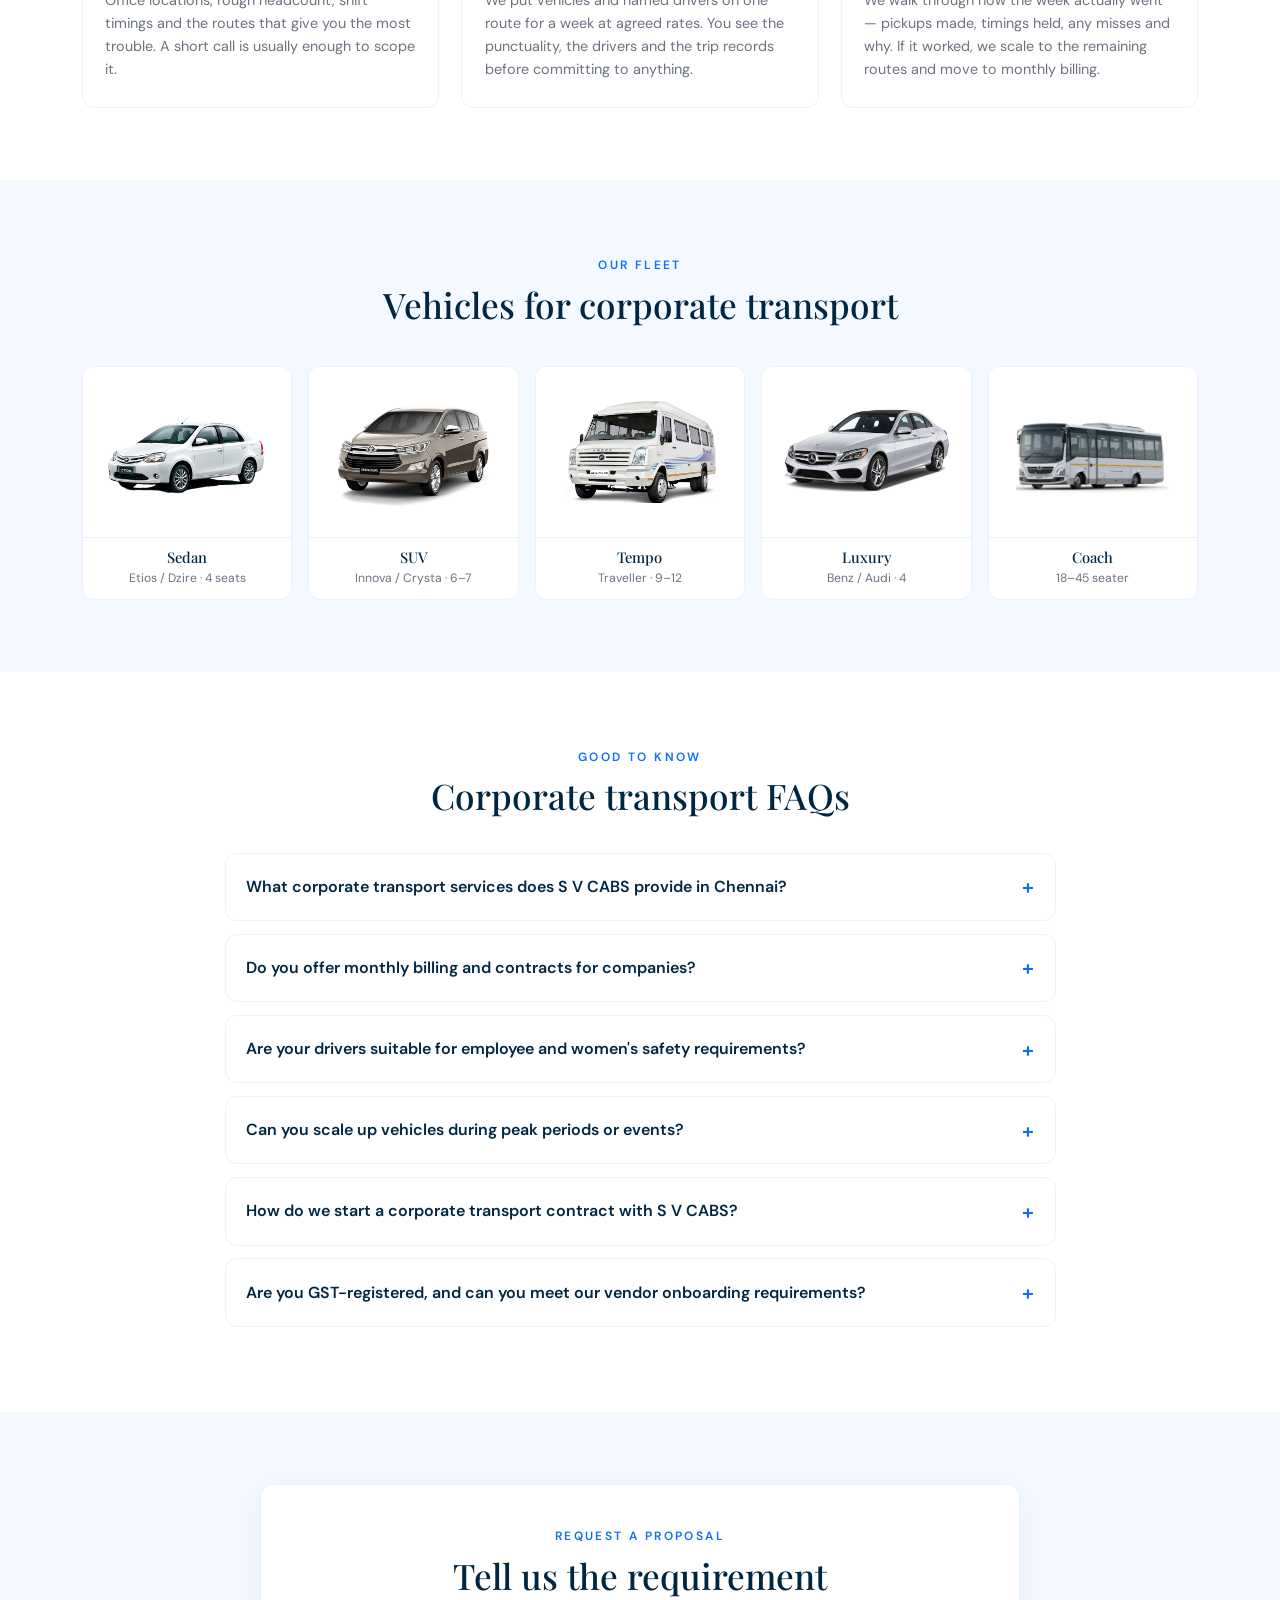
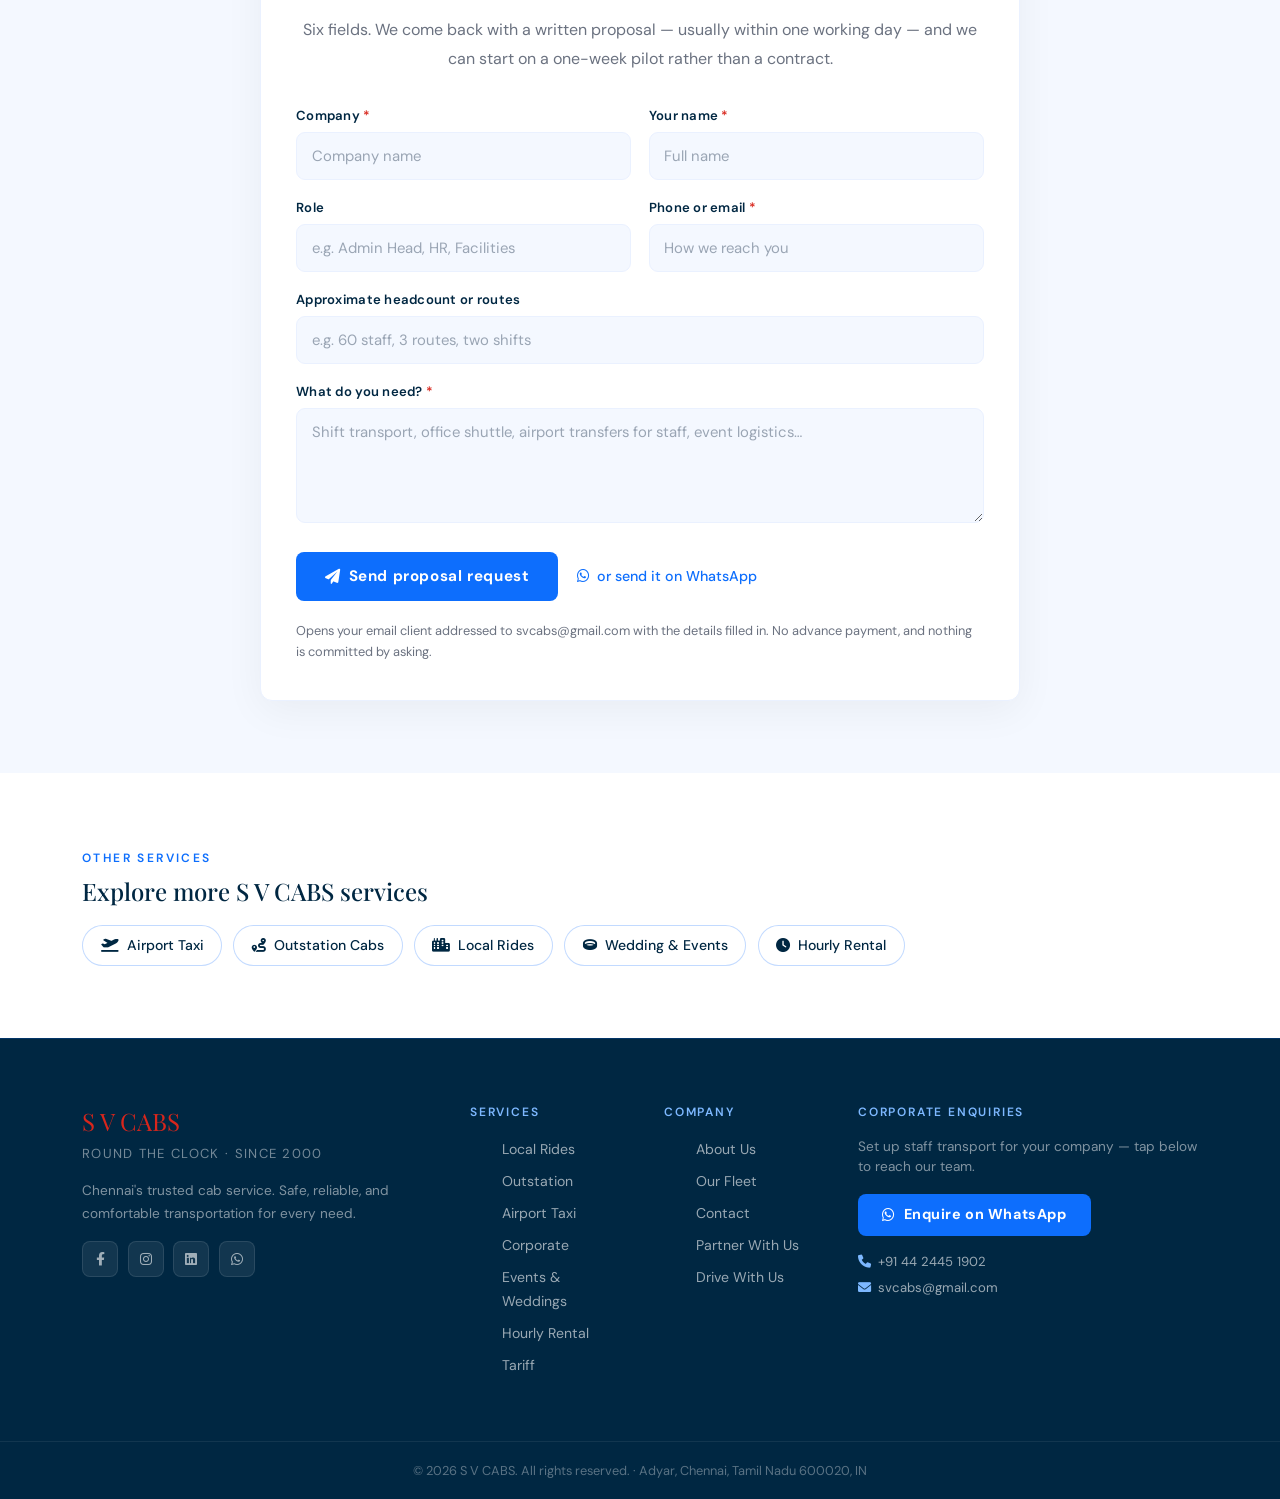
<file: corporate-car-rental-chennai.html>
<!DOCTYPE html>
<html lang="en">
<head>
  <meta charset="UTF-8" />
  <meta name="viewport" content="width=device-width, initial-scale=1.0" />

  <!-- Primary SEO -->
  <title>Employee &amp; Corporate Transport in Chennai — S V CABS, Since 2000</title>
  <meta name="description" content="Employee and corporate transport in Chennai from S V CABS, operating since 2000. Shift transport, office shuttles, staff airport transfers. GST invoices, monthly billing, one-week pilot available." />
  <meta name="keywords" content="corporate car rental Chennai, employee transport Chennai, office cab service Chennai, corporate cab Chennai, staff transport Chennai, company cab contract Chennai, employee shuttle Chennai" />
  <meta name="author" content="S V CABS" />
  <meta name="robots" content="index, follow" />
  <link rel="canonical" href="https://svcabs.net/corporate-car-rental-chennai.html" />

  <!-- Open Graph / Facebook -->
  <meta property="og:type" content="website" />
  <meta property="og:url" content="https://svcabs.net/corporate-car-rental-chennai.html" />
  <meta property="og:title" content="Employee &amp; Corporate Transport in Chennai — S V CABS" />
  <meta property="og:description" content="Employee and corporate transport in Chennai, trusted since 2000. Shift transport, office shuttles, staff airport transfers. Start with a one-week pilot." />
  <meta property="og:image" content="https://svcabs.net/assets/images/svcabs-logo.png" />

  <!-- Twitter Card -->
  <meta name="twitter:card" content="summary_large_image" />
  <meta name="twitter:title" content="Employee &amp; Corporate Transport in Chennai — S V CABS" />
  <meta name="twitter:description" content="Employee transport in Chennai since 2000. Shifts, shuttles, GST invoicing. Request a corporate proposal." />
  <meta name="twitter:image" content="https://svcabs.net/assets/images/svcabs-logo.png" />

  <!-- Geo Tags -->
  <meta name="geo.region" content="IN-TN" />
  <meta name="geo.placename" content="Chennai" />
  <meta name="geo.position" content="12.9926609;80.2521611" />
  <meta name="ICBM" content="12.9926609, 80.2521611" />

  <!-- Schema.org — Service -->
  <script type="application/ld+json">
  {
    "@context": "https://schema.org",
    "@type": "Service",
    "serviceType": "Corporate Car Rental and Employee Transport",
    "name": "Corporate Car Rental Chennai — S V CABS",
    "description": "Corporate car rental and employee transport contracts in Chennai, covering daily office commutes, shift shuttles, client and airport pickups and event logistics, with monthly billing and verified drivers.",
    "areaServed": { "@type": "City", "name": "Chennai" },
    "provider": {
      "@type": "TaxiService",
      "name": "S V CABS",
      "image": "https://svcabs.net/assets/images/svcabs-logo.png",
      "url": "https://svcabs.net",
      "telephone": "+914424451902",
      "email": "svcabs@gmail.com",
      "address": {
        "@type": "PostalAddress",
        "streetAddress": "Adyar",
        "addressLocality": "Chennai",
        "addressRegion": "Tamil Nadu",
        "postalCode": "600020",
        "addressCountry": "IN"
      },
      "geo": { "@type": "GeoCoordinates", "latitude": 12.9926609, "longitude": 80.2521611 }
    },
    "availableChannel": {
      "@type": "ServiceChannel",
      "serviceUrl": "https://api.whatsapp.com/send?phone=919444141019"
    }
  }
  </script>

  <!-- Schema.org — BreadcrumbList -->
  <script type="application/ld+json">
  {
    "@context": "https://schema.org",
    "@type": "BreadcrumbList",
    "itemListElement": [
      { "@type": "ListItem", "position": 1, "name": "Home", "item": "https://svcabs.net" },
      { "@type": "ListItem", "position": 2, "name": "Corporate Car Rental Chennai", "item": "https://svcabs.net/corporate-car-rental-chennai.html" }
    ]
  }
  </script>

  <!-- Schema.org — FAQPage (must match visible FAQ verbatim) -->
  <script type="application/ld+json">
  {
    "@context": "https://schema.org",
    "@type": "FAQPage",
    "mainEntity": [
      {
        "@type": "Question",
        "name": "What corporate transport services does S V CABS provide in Chennai?",
        "acceptedAnswer": { "@type": "Answer", "text": "We provide daily employee pickup and drop, shift and shuttle services, client and management car rental, airport transfers for staff and visitors, and event or conference logistics. Contracts are tailored to your headcount, locations and shift timings across Chennai." }
      },
      {
        "@type": "Question",
        "name": "Do you offer monthly billing and contracts for companies?",
        "acceptedAnswer": { "@type": "Answer", "text": "Yes. We work on monthly billing with consolidated invoices and clear, agreed rates, so your admin and finance teams have one predictable statement instead of dozens of individual receipts. Contract terms, vehicle counts and routes are set up to match how your company operates." }
      },
      {
        "@type": "Question",
        "name": "Are your drivers suitable for employee and women's safety requirements?",
        "acceptedAnswer": { "@type": "Answer", "text": "Yes. Our drivers are background-verified, experienced and briefed on professional conduct. We understand corporate duty-of-care expectations, including safe drop protocols for late shifts, and we work with your transport policy to keep employees safe and comfortable." }
      },
      {
        "@type": "Question",
        "name": "Can you scale up vehicles during peak periods or events?",
        "acceptedAnswer": { "@type": "Answer", "text": "Yes. Because we operate an asset-light aggregation model with a wide network of vehicles, we can scale from a handful of cars to a large fleet for hiring drives, town halls, offsites and conferences, then scale back down — without you carrying idle capacity." }
      },
      {
        "@type": "Question",
        "name": "How do we start a corporate transport contract with S V CABS?",
        "acceptedAnswer": { "@type": "Answer", "text": "Most companies start with a one-week pilot on a single route rather than a contract. Send us your locations, approximate headcount and shift timings, we put vehicles and named drivers on that route for a week at agreed rates, and you decide once you have seen the punctuality and the trip records for yourself." }
      },
      {
        "@type": "Question",
        "name": "Are you GST-registered, and can you meet our vendor onboarding requirements?",
        "acceptedAnswer": { "@type": "Answer", "text": "Yes. S V CABS is GST-registered and has been operating in Chennai continuously since 2000, so we can provide the registration details, permits and documented operating history that procurement and vendor onboarding usually ask for. Invoices are raised with GST so your input credit is straightforward." }
      }
    ]
  }
  </script>

  <!-- Pricing JSON-LD — generated by tools/build-fares.mjs, do not hand-edit -->
  <!-- FARES-LD:START -->
  <!-- FARES-LD:END -->

  <link rel="icon" type="image/x-icon" href="assets/images/svcabs-ico.ico" />

  <!-- Fonts -->
  <link rel="preconnect" href="https://fonts.googleapis.com" />
  <link rel="preconnect" href="https://fonts.gstatic.com" crossorigin />
  <link href="https://fonts.googleapis.com/css2?family=Playfair+Display:wght@700;900&family=DM+Sans:wght@300;400;500;600&display=swap" rel="stylesheet" />

  <!-- Bootstrap & Icons -->
  <link href="https://cdn.jsdelivr.net/npm/bootstrap@5.3.0-alpha1/dist/css/bootstrap.min.css" rel="stylesheet" />
  <link href="https://cdnjs.cloudflare.com/ajax/libs/font-awesome/6.0.0-beta3/css/all.min.css" rel="stylesheet" />

  <style>
    /* ── SHARED TOKENS + SHELL (identical across all service pages) ── */
    :root {
      --navy:   #002742;
      --navy2:  #003a61;
      --gold:   #0d6efd;
      --gold2:  #3d8bfd;
      --cream:  #f4f8ff;
      --white:  #FFFFFF;
      --gray:   #6B7280;
      --light:  #eaf1ff;
      --red:    #D8261C;
      --font-display: 'Playfair Display', Georgia, serif;
      --font-body:    'DM Sans', system-ui, sans-serif;
      --radius: 12px;
      --transition: 0.3s cubic-bezier(.4,0,.2,1);
    }
    *, *::before, *::after { box-sizing: border-box; margin: 0; padding: 0; }
    html { scroll-behavior: smooth; }
    body { font-family: var(--font-body); background: var(--cream); color: var(--navy); overflow-x: hidden; }
    h1,h2,h3,h4 { font-family: var(--font-display); }
    a { text-decoration: none; }

    /* Floating buttons */
    .fab-wrap { position: fixed; bottom: 1.5rem; right: 1.5rem; display: flex; flex-direction: column; gap: .6rem; z-index: 1000; }
    .fab-btn { width: 50px; height: 50px; border-radius: 50%; display: flex; align-items: center; justify-content: center; font-size: 1.2rem; border: none; cursor: pointer; box-shadow: 0 4px 20px rgba(0,0,0,.25); transition: transform var(--transition), box-shadow var(--transition); }
    .fab-btn:hover { transform: translateY(-3px); box-shadow: 0 8px 28px rgba(0,0,0,.3); }
    .fab-wa  { background: #25D366; color: #fff; }
    .fab-top { background: #002742; color: #7db8ff; opacity: 0; pointer-events: none; transition: opacity var(--transition); }
    .fab-top.visible { opacity: 1; pointer-events: all; }

    /* Top bar */
    .top-bar { background: var(--navy); padding: .5rem 2rem; display: flex; justify-content: flex-end; align-items: center; gap: 1.5rem; flex-wrap: wrap; }
    .top-bar a { color: rgba(255,255,255,.75); font-size: .8rem; letter-spacing: .03em; display: flex; align-items: center; gap: .4rem; transition: color var(--transition); }
    .top-bar a:hover { color: var(--gold2); }
    .top-bar .divider { color: rgba(255,255,255,.2); }

    /* Navbar */
    #mainNavbar { background: rgba(11,31,58,.95) !important; backdrop-filter: blur(10px); padding: .8rem 2rem; transition: all var(--transition); border-bottom: 1px solid rgba(201,146,42,.15); }
    #mainNavbar.scrolled { padding: .5rem 2rem; box-shadow: 0 4px 30px rgba(0,0,0,.3); }
    .navbar-brand { display: flex; align-items: center; gap: .7rem; font-family: var(--font-display); font-size: 1.6rem; font-weight: 900; color: #D8261C !important; letter-spacing: .04em; }
    .navbar-brand img { height: 44px; width: auto; }
    .navbar-brand span { color: var(--white); font-weight: 300; }
    .navbar-toggler { border-color: rgba(13,110,253,.5); }
    .navbar-toggler-icon { background-image: url("data:image/svg+xml,%3csvg xmlns='http://www.w3.org/2000/svg' viewBox='0 0 30 30'%3e%3cpath stroke='rgba%2813%2C110%2C253%2C1%29' stroke-width='2' d='M4 7h22M4 15h22M4 23h22'/%3e%3c/svg%3e"); }
    .navbar-nav .nav-link { color: rgba(255,255,255,.8) !important; font-size: .92rem; font-weight: 500; letter-spacing: .06em; text-transform: uppercase; padding: .5rem 1rem !important; position: relative; transition: color var(--transition); }
    .navbar-nav .nav-link::after { content: ''; position: absolute; bottom: 0; left: 50%; width: 0; height: 2px; background: var(--gold2); transition: width var(--transition), left var(--transition); }
    .navbar-nav .nav-link:hover, .navbar-nav .nav-link.active { color: var(--gold2) !important; }
    .navbar-nav .nav-link:hover::after, .navbar-nav .nav-link.active::after { width: 100%; left: 0; }
    .nav-cta { background: #0d6efd; color: var(--white) !important; border-radius: 6px; font-weight: 600 !important; padding: .45rem 1.1rem !important; transition: background var(--transition) !important; }
    .nav-cta:hover { background: #0056b3 !important; color: var(--white) !important; }
    .nav-cta::after { display: none !important; }

    /* Buttons */
    .btn-gold { background: #0d6efd; color: var(--white); font-weight: 700; padding: .8rem 2rem; border-radius: 8px; font-size: .95rem; letter-spacing: .04em; border: none; display: inline-flex; align-items: center; gap: .5rem; transition: all var(--transition); }
    .btn-gold:hover { background: #0056b3; color: var(--white); transform: translateY(-2px); box-shadow: 0 8px 28px rgba(13,110,253,.4); }
    .btn-outline-white { background: transparent; color: var(--white); border: 1.5px solid rgba(255,255,255,.4); padding: .78rem 1.8rem; border-radius: 8px; font-size: .95rem; font-weight: 500; display: inline-flex; align-items: center; gap: .5rem; transition: all var(--transition); }
    .btn-outline-white:hover { background: rgba(255,255,255,.08); color: var(--white); border-color: rgba(255,255,255,.7); }

    /* ── LANDING-PAGE BLOCK (identical across all service pages) ── */
    .lp-hero { background: linear-gradient(135deg, var(--navy) 0%, var(--navy2) 100%); position: relative; overflow: hidden; padding: 3.5rem 0 4rem; }
    .lp-hero::before { content: ''; position: absolute; inset: 0; background: url("data:image/svg+xml,%3Csvg width='60' height='60' viewBox='0 0 60 60' xmlns='http://www.w3.org/2000/svg'%3E%3Cg fill='none' fill-rule='evenodd'%3E%3Cg fill='%230d6efd' fill-opacity='0.06'%3E%3Cpath d='M36 34v-4h-2v4h-4v2h4v4h2v-4h4v-2h-4zm0-30V0h-2v4h-4v2h4v4h2V6h4V4h-4zM6 34v-4H4v4H0v2h4v4h2v-4h4v-2H6zM6 4V0H4v4H0v2h4v4h2V6h4V4H6z'/%3E%3C/g%3E%3C/g%3E%3C/svg%3E"); opacity: .5; }
    .lp-hero .container { position: relative; z-index: 2; }
    .lp-breadcrumb { font-size: .8rem; color: rgba(255,255,255,.55); margin-bottom: 1rem; letter-spacing: .03em; }
    .lp-breadcrumb a { color: rgba(255,255,255,.7); }
    .lp-breadcrumb a:hover { color: var(--gold2); }
    .lp-hero h1 { font-size: clamp(2rem, 4.5vw, 3.2rem); color: var(--white); line-height: 1.15; margin-bottom: 1rem; }
    .lp-hero h1 .hl { color: #7db8ff; }
    .lp-hero .lead { color: rgba(255,255,255,.75); font-size: 1.05rem; line-height: 1.7; max-width: 620px; margin-bottom: 1.6rem; }
    .lp-hero-btns { display: flex; flex-wrap: wrap; gap: .8rem; margin-bottom: 2rem; }
    .lp-badges { display: flex; flex-wrap: wrap; gap: .6rem 1.4rem; }
    .lp-badge { display: inline-flex; align-items: center; gap: .5rem; color: rgba(255,255,255,.85); font-size: .85rem; font-weight: 500; }
    .lp-badge i { color: #7db8ff; }

    .lp-section { padding: 4.5rem 0; background: var(--white); }
    .lp-section.alt { background: var(--cream); }
    .lp-section h2 { font-size: clamp(1.6rem, 3vw, 2.2rem); color: var(--navy); margin-bottom: 1.2rem; }
    .lp-section .eyebrow { display: inline-block; color: #0d6efd; font-size: .75rem; font-weight: 600; letter-spacing: .2em; text-transform: uppercase; margin-bottom: .6rem; }
    .lp-prose p { color: var(--gray); line-height: 1.85; margin-bottom: 1.1rem; font-size: 1rem; }
    .lp-prose strong { color: var(--navy); }

    .feature-grid { display: grid; grid-template-columns: repeat(3, 1fr); gap: 1.4rem; margin-top: .5rem; }
    .feature-card { background: var(--white); border: 1px solid var(--light); border-radius: var(--radius); padding: 1.8rem 1.5rem; transition: all var(--transition); }
    .lp-section.alt .feature-card { background: var(--white); }
    .feature-card:hover { transform: translateY(-4px); box-shadow: 0 14px 40px rgba(0,0,0,.08); border-color: #0d6efd; }
    .feature-card .fc-icon { width: 50px; height: 50px; border-radius: 11px; background: linear-gradient(135deg, #0d6efd, #3d8bfd); color: var(--white); display: flex; align-items: center; justify-content: center; font-size: 1.25rem; margin-bottom: 1rem; }
    .feature-card h3 { font-size: 1.08rem; color: var(--navy); margin-bottom: .5rem; }
    .feature-card p { color: var(--gray); font-size: .9rem; line-height: 1.65; margin: 0; }

    /* Fare table */
    .fare-table { width: 100%; border-collapse: collapse; background: var(--white); border-radius: var(--radius); overflow: hidden; box-shadow: 0 8px 30px rgba(0,0,0,.06); }
    .fare-table th, .fare-table td { padding: .95rem 1.1rem; text-align: left; font-size: .92rem; border-bottom: 1px solid var(--light); }
    .fare-table thead th { background: var(--navy); color: var(--white); font-family: var(--font-body); font-weight: 600; letter-spacing: .03em; }
    .fare-table tbody tr:last-child td { border-bottom: none; }
    .fare-table td:first-child { font-weight: 600; color: var(--navy); }
    .fare-table .fare-cta { color: #0d6efd; font-weight: 600; white-space: nowrap; }
    .fare-note { color: var(--gray); font-size: .82rem; margin-top: .9rem; }
    .fare-dl { display: flex; align-items: center; justify-content: space-between; flex-wrap: wrap; gap: 1rem; margin-top: 1.8rem; padding: 1.15rem 1.4rem; background: var(--white); border: 1px solid var(--light); border-left: 3px solid #0d6efd; border-radius: var(--radius); }
    .fare-dl-txt strong { display: block; color: var(--navy); font-size: .95rem; font-weight: 700; }
    .fare-dl-txt span { color: var(--gray); font-size: .82rem; }
    .fare-dl-btn { display: inline-flex; align-items: center; gap: .5rem; background: #0d6efd; color: var(--white); font-size: .88rem; font-weight: 600; padding: .65rem 1.3rem; border-radius: 100px; white-space: nowrap; transition: all var(--transition); }
    .fare-dl-btn:hover { background: var(--navy); color: var(--white); }

    /* Fare cards */
    .fare-grid { display: grid; grid-template-columns: repeat(3, 1fr); gap: 1.4rem; margin-top: .5rem; }
    .fare-card { background: var(--white); border: 1px solid var(--light); border-radius: var(--radius); padding: 1.6rem 1.5rem; display: flex; flex-direction: column; transition: all var(--transition); }
    .lp-section.alt .fare-card { background: var(--white); }
    .fare-card:hover { transform: translateY(-4px); box-shadow: 0 14px 40px rgba(0,0,0,.08); border-color: #0d6efd; }
    .fare-card .fc-img { width: 100%; height: 130px; object-fit: contain; background: var(--white); padding: .2rem 0 .9rem; }
    .fare-card h3 { font-size: 1.08rem; color: var(--navy); margin-bottom: .2rem; }
    .fare-card .fc-seats { font-size: .78rem; color: var(--gray); margin-bottom: 1rem; }
    .fare-card .fc-rate { font-family: var(--font-display); font-size: 1.9rem; color: var(--navy); line-height: 1.1; }
    .fare-card .fc-rate small { font-family: var(--font-body); font-size: .8rem; color: var(--gray); font-weight: 500; }
    .fare-card .fc-blurb { color: var(--gray); font-size: .86rem; line-height: 1.65; margin: 1rem 0 1.2rem; }
    .fare-card .fc-rows { list-style: none; margin: 1.1rem 0 1.2rem; padding: 1rem 0 0; border-top: 1px solid var(--light); }
    .fare-card .fc-row { display: flex; justify-content: space-between; gap: 1rem; font-size: .86rem; padding: .32rem 0; }
    .fare-card .fc-row span:first-child { color: var(--gray); }
    .fare-card .fc-row span:last-child { color: var(--navy); font-weight: 600; text-align: right; }
    .fare-card .fc-btn { margin-top: auto; display: inline-flex; align-items: center; justify-content: center; gap: .5rem; background: #0d6efd; color: var(--white); font-size: .88rem; font-weight: 600; padding: .65rem 1rem; border-radius: 100px; transition: all var(--transition); }
    .fare-card .fc-btn:hover { background: var(--navy); color: var(--white); }
    .fare-card.is-quote .fc-rate { font-size: 1.25rem; color: #0d6efd; }
    .fare-card.is-pending { border-style: dashed; }

    /* Steps */
    .step-row { display: grid; grid-template-columns: repeat(3, 1fr); gap: 1.4rem; margin-top: .5rem; }
    .step { position: relative; padding: 1.6rem 1.4rem; background: var(--white); border: 1px solid var(--light); border-radius: var(--radius); }
    .step .step-num { width: 38px; height: 38px; border-radius: 50%; background: var(--navy); color: var(--white); font-family: var(--font-display); font-weight: 700; display: flex; align-items: center; justify-content: center; margin-bottom: .9rem; }
    .step h3 { font-size: 1.05rem; color: var(--navy); margin-bottom: .4rem; }
    .step p { color: var(--gray); font-size: .9rem; line-height: 1.6; margin: 0; }

    /* Fleet strip */
    .fleet-strip { display: grid; grid-template-columns: repeat(5, 1fr); gap: 1rem; margin-top: .5rem; }
    .fleet-tile { border: 1px solid var(--light); border-radius: var(--radius); overflow: hidden; background: var(--white); transition: all var(--transition); }
    .fleet-tile:hover { transform: translateY(-4px); box-shadow: 0 12px 34px rgba(0,0,0,.1); }
    .fleet-tile img { width: 100%; object-fit: contain; height: 170px; padding: .85rem 1rem; background: #fff; }
    .fleet-tile .ft-cap { text-align: center; padding: .7rem; border-top: 1px solid var(--light); }
    .fleet-tile .ft-cap h4 { font-size: .92rem; color: var(--navy); margin-bottom: .15rem; }
    .fleet-tile .ft-cap p { font-size: .76rem; color: var(--gray); margin: 0; }

    /* FAQ */
    .faq-item { background: var(--white); border: 1px solid var(--light); border-radius: var(--radius); margin-bottom: .8rem; overflow: hidden; }
    .faq-item summary { cursor: pointer; list-style: none; padding: 1.1rem 1.3rem; font-weight: 600; color: var(--navy); font-size: 1rem; display: flex; justify-content: space-between; align-items: center; gap: 1rem; }
    .faq-item summary::-webkit-details-marker { display: none; }
    .faq-item summary::after { content: '\002B'; color: #0d6efd; font-size: 1.3rem; flex-shrink: 0; transition: transform var(--transition); }
    .faq-item[open] summary::after { transform: rotate(45deg); }
    .faq-item .faq-body { padding: 0 1.3rem 1.2rem; color: var(--gray); line-height: 1.75; font-size: .94rem; }

    /* CTA */
    .lp-cta { background: linear-gradient(135deg, var(--navy) 0%, var(--navy2) 100%); padding: 4rem 0; text-align: center; position: relative; overflow: hidden; }
    .lp-cta h2 { color: var(--white); font-size: clamp(1.7rem, 3.2vw, 2.4rem); margin-bottom: .8rem; }
    .lp-cta p { color: rgba(255,255,255,.75); max-width: 560px; margin: 0 auto 1.8rem; line-height: 1.7; }

    /* Related */
    .related { display: flex; flex-wrap: wrap; gap: .7rem; margin-top: .5rem; }
    .related a { display: inline-flex; align-items: center; gap: .5rem; background: var(--white); border: 1.5px solid rgba(13,110,253,.25); color: var(--navy); font-size: .88rem; font-weight: 500; padding: .55rem 1.1rem; border-radius: 100px; transition: all var(--transition); }
    .related a:hover { background: #0d6efd; color: var(--white); border-color: #0d6efd; }

    /* Footer */
    .site-footer { background: var(--navy); border-top: 1px solid rgba(13,110,253,.2); padding: 4rem 0 0; }
    .footer-brand { font-family: var(--font-display); color: #D8261C; font-size: 1.5rem; margin-bottom: .3rem; }
    .footer-tagline { color: rgba(255,255,255,.45); font-size: .82rem; letter-spacing: .1em; text-transform: uppercase; }
    .footer-section-title { color: #7db8ff; font-size: .75rem; font-weight: 600; letter-spacing: .15em; text-transform: uppercase; margin-bottom: 1rem; }
    .footer-links { list-style: none; }
    .footer-links li { margin-bottom: .5rem; }
    .footer-links a { color: rgba(255,255,255,.6); font-size: .88rem; transition: color var(--transition); }
    .footer-links a:hover { color: #7db8ff; }
    .footer-bottom { border-top: 1px solid rgba(255,255,255,.07); padding: 1.2rem 0; margin-top: 3rem; text-align: center; color: rgba(255,255,255,.35); font-size: .8rem; }
    .social-row { display: flex; gap: .6rem; margin-top: .5rem; }
    .social-btn { width: 36px; height: 36px; border-radius: 8px; background: rgba(255,255,255,.07); color: rgba(255,255,255,.6); display: flex; align-items: center; justify-content: center; font-size: .85rem; border: 1px solid rgba(255,255,255,.1); transition: all var(--transition); }
    .social-btn:hover { background: #0d6efd; color: var(--white); border-color: #0d6efd; }

    /* Responsive */
    @media (max-width: 991px) {
      .feature-grid, .step-row, .fare-grid { grid-template-columns: 1fr 1fr; }
      .fleet-strip { grid-template-columns: repeat(3, 1fr); }
    }
    @media (max-width: 767px) {
      .top-bar { display: none; }
      .feature-grid, .step-row, .fare-grid { grid-template-columns: 1fr; }
      .fleet-strip { grid-template-columns: 1fr 1fr; }
      .fare-table { display: block; overflow-x: auto; white-space: nowrap; }
    }
  </style>

  <!-- PAGE-SPECIFIC: corporate proposal form. Deliberately NOT in the shared style
       block above, so that block stays byte-identical across all service pages. -->
  <style>
    .cform-wrap { max-width: 760px; margin: 0 auto; background: var(--white); border: 1px solid var(--light); border-radius: var(--radius); padding: 2.4rem 2.2rem; box-shadow: 0 10px 40px rgba(0,0,0,.05); }
    .cform-row { display: grid; grid-template-columns: 1fr 1fr; gap: 1.1rem; }
    .cform-field { margin-bottom: 1.1rem; }
    .cform-field label { display: block; font-size: .82rem; font-weight: 600; color: var(--navy); margin-bottom: .4rem; letter-spacing: .02em; }
    .cform-field label span { color: var(--red); }
    .cform-field input, .cform-field textarea { width: 100%; font-family: var(--font-body); font-size: .93rem; color: var(--navy); background: var(--cream); border: 1.5px solid var(--light); border-radius: 9px; padding: .75rem .9rem; transition: border-color var(--transition), background var(--transition); }
    .cform-field input::placeholder, .cform-field textarea::placeholder { color: #9aa5b4; }
    .cform-field input:focus, .cform-field textarea:focus { outline: none; border-color: #0d6efd; background: var(--white); }
    .cform-field textarea { resize: vertical; min-height: 108px; }
    .cform-actions { display: flex; flex-wrap: wrap; align-items: center; gap: 1.2rem; margin-top: 1.4rem; }
    .cform-actions .btn-gold { border: none; cursor: pointer; font-size: .95rem; padding: .8rem 1.8rem; }
    .cform-alt { display: inline-flex; align-items: center; gap: .45rem; color: #0d6efd; font-size: .89rem; font-weight: 500; }
    .cform-alt:hover { color: var(--navy); }
    .cform-error { color: var(--red); font-size: .86rem; font-weight: 500; margin: .6rem 0 0; }
    .cform-note { color: var(--gray); font-size: .8rem; line-height: 1.65; margin: 1.2rem 0 0; }

    /* Client name wall. Static tiles — deliberately no hover lift, they are not links. */
    .client-grid { display: grid; grid-template-columns: repeat(4, 1fr); gap: 1rem; }
    .client-tile { display: flex; align-items: center; justify-content: center; min-height: 72px; padding: 1.15rem 1rem; text-align: center; background: var(--white); border: 1px solid var(--light); border-radius: var(--radius); }
    .client-tile span { font-family: var(--font-display); font-weight: 600; font-size: .97rem; line-height: 1.4; color: var(--navy); }
    .client-tile small { display: block; font-family: var(--font-body); font-weight: 400; font-size: .74rem; line-height: 1.45; color: var(--gray); margin-top: .25rem; }

    @media (max-width: 991px) {
      .client-grid { grid-template-columns: repeat(3, 1fr); }
    }
    @media (max-width: 767px) {
      .cform-wrap { padding: 1.8rem 1.3rem; }
      .cform-row { grid-template-columns: 1fr; gap: 0; }
      .client-grid { grid-template-columns: repeat(2, 1fr); gap: .8rem; }
    }
  </style>
</head>
<body>

<!-- FLOATING BUTTONS -->
<div class="fab-wrap">
  <a href="https://api.whatsapp.com/send?phone=919444141019&text=Hi!%20I%20would%20like%20to%20enquire%20about%20corporate%20employee%20transport%20in%20Chennai." target="_blank" class="fab-btn fab-wa" title="Chat on WhatsApp" aria-label="WhatsApp">
    <i class="fab fa-whatsapp"></i>
  </a>
  <button class="fab-btn fab-top" id="goToTop" title="Go to top" aria-label="Go to top">
    <i class="fa fa-chevron-up"></i>
  </button>
</div>

<!-- TOP BAR -->
<div class="top-bar d-none d-md-flex">
  <a href="https://maps.google.com/?q=S.V.CABS+Adyar+Chennai" target="_blank"><i class="fas fa-map-marker-alt"></i> Adyar, Chennai 600020</a>
  <span class="divider">|</span>
  <a href="tel:914424451902"><i class="fas fa-phone"></i> +91 44 2445 1902</a>
  <span class="divider">|</span>
  <a href="mailto:svcabs@gmail.com"><i class="fas fa-envelope"></i> svcabs@gmail.com</a>
  <span class="divider">|</span>
  <a href="https://www.facebook.com/profile.php?id=100063710363805" target="_blank" aria-label="Facebook"><i class="fab fa-facebook-f"></i></a>
  <a href="https://www.instagram.com/svcabs?igsh=MWVydGlleWt5ZGxzYg==" target="_blank" aria-label="Instagram"><i class="fab fa-instagram"></i></a>
  <a href="https://www.linkedin.com/company/s-v-cabs/" target="_blank" aria-label="LinkedIn"><i class="fab fa-linkedin"></i></a>
</div>

<!-- NAVBAR -->
<nav class="navbar navbar-expand-lg" id="mainNavbar">
  <div class="container-fluid px-3 px-md-4">
    <a class="navbar-brand" href="index.html">
      <img src="assets/images/svcabs-logo.png" alt="S V CABS Logo" />
      S V <span>CABS</span>
    </a>
    <button class="navbar-toggler" type="button" data-bs-toggle="collapse" data-bs-target="#navbarNav" aria-controls="navbarNav" aria-expanded="false" aria-label="Toggle navigation">
      <span class="navbar-toggler-icon"></span>
    </button>
    <div class="collapse navbar-collapse justify-content-end" id="navbarNav">
      <ul class="navbar-nav align-items-center gap-1">
        <li class="nav-item"><a class="nav-link" href="index.html">Home</a></li>
        <li class="nav-item"><a class="nav-link" href="index.html#about">About</a></li>
        <li class="nav-item"><a class="nav-link" href="index.html#services">Services</a></li>
        <li class="nav-item"><a class="nav-link" href="index.html#fleet">Fleet</a></li>
        <li class="nav-item"><a class="nav-link" href="tariff.html">Tariff</a></li>
        <li class="nav-item"><a class="nav-link" href="index.html#contact">Contact</a></li>
        <li class="nav-item ms-2">
          <a class="nav-link nav-cta" href="https://api.whatsapp.com/send?phone=919444141019&text=Hi!%20I%20would%20like%20to%20enquire%20about%20corporate%20employee%20transport%20in%20Chennai." target="_blank">
            <i class="fab fa-whatsapp"></i> Enquire
          </a>
        </li>
      </ul>
    </div>
  </div>
</nav>

<!-- HERO -->
<section class="lp-hero">
  <div class="container">
    <nav class="lp-breadcrumb" aria-label="Breadcrumb">
      <a href="index.html">Home</a> &nbsp;›&nbsp; Corporate Car Rental Chennai
    </nav>
    <h1>Employee &amp; corporate transport in Chennai — <span class="hl">trusted since 2000</span></h1>
    <p class="lead">Shift-worker transport, airport transfers, office shuttle routes and event logistics for Chennai companies — billed monthly on agreed terms. Twenty-five years of running staff transport for IT, BPO and manufacturing teams, with named people you can call and invoices your finance team can audit.</p>
    <div class="lp-hero-btns">
      <a href="#proposal" class="btn-gold"><i class="fas fa-file-signature"></i> Request a corporate proposal</a>
      <a href="https://api.whatsapp.com/send?phone=919444141019&text=Hi,%20I'd%20like%20a%20corporate%20transport%20proposal%20for%20my%20company." target="_blank" class="btn-outline-white"><i class="fab fa-whatsapp"></i> Talk to us on WhatsApp</a>
    </div>
    <div class="lp-badges">
      <span class="lp-badge"><i class="fas fa-calendar-check"></i> Operating since 2000</span>
      <span class="lp-badge"><i class="fas fa-file-invoice"></i> GST-registered · monthly invoicing</span>
      <span class="lp-badge"><i class="fas fa-user-shield"></i> Background-checked drivers</span>
      <span class="lp-badge"><i class="fas fa-clock"></i> All shifts covered</span>
    </div>
  </div>
</section>

<!-- CLIENT PROOF -->
<section class="lp-section alt" id="clients">
  <div class="container">
    <div class="text-center" style="max-width:700px;margin:0 auto 2.5rem">
      <div class="eyebrow">Who we move</div>
      <h2>Companies we have transported since 2000</h2>
      <p class="lp-prose" style="color:var(--gray);line-height:1.8">Twenty-five years of employee transport, airport transfers and executive travel for IT, BPO, analytics, research and manufacturing organisations in Chennai. A selection of the companies whose people we have carried:</p>
    </div>
    <div class="client-grid">
      <div class="client-tile"><span>OfficeTiger</span></div>
      <div class="client-tile"><span>HCL</span></div>
      <div class="client-tile"><span>3i Infotech</span></div>
      <div class="client-tile"><span>Karya Technology</span></div>
      <div class="client-tile"><span>Economic Perspectives</span></div>
      <div class="client-tile"><span>Beroe Technologies</span></div>
      <div class="client-tile"><span>Ecorys</span></div>
      <div class="client-tile"><span>GAIN Credit <small>(prev. Global Analytics)</small></span></div>
      <div class="client-tile"><span>Murugappa Chettiar Research Centre <small>(MCRC, Murugappa Group)</small></span></div>
      <div class="client-tile"><span>Applied Data Finance</span></div>
      <div class="client-tile"><span>Cornet Technologies</span></div>
      <div class="client-tile"><span>Phyto Flux</span></div>
    </div>
  </div>
</section>

<!-- INTRO -->
<section class="lp-section">
  <div class="container">
    <div class="row justify-content-center">
      <div class="col-lg-9 lp-prose">
        <div class="eyebrow">Employee Transport in Chennai</div>
        <h2>Move your people, not your paperwork</h2>
        <p>Employee transport is one of those services that only gets noticed when it goes wrong — a cab that doesn't show, a driver who doesn't know the route, an invoice nobody can reconcile. S V CABS has spent more than two decades making sure it simply works. Our <strong>corporate car rental and employee transport</strong> service in Chennai is built for HR, admin and facilities teams who need dependable daily logistics and a single, predictable bill at the end of the month.</p>
        <p>We handle the full spread of corporate needs: <strong>daily pickup and drop</strong> for staff, <strong>shift and shuttle services</strong> for round-the-clock operations, dedicated cars for management and visiting clients, airport transfers for travelling employees and guests, and one-off logistics for town halls, hiring drives and offsites. Contracts are shaped around your actual operation — your office locations, headcount, shift timings and duty-of-care policy — rather than forced into a fixed package. Rates are agreed upfront and billed monthly on a consolidated invoice, so your finance team gets one clean statement instead of a drawer full of receipts.</p>
        <p>Safety and reliability sit at the centre of everything. Our drivers are background-verified, experienced, and briefed on professional conduct and safe-drop protocols for late shifts — because your employees' comfort and security is your reputation too. And because we run an asset-light aggregation model with a wide network of vehicles, we can scale up for a conference or a peak hiring month and scale back down afterwards, so you never pay for idle capacity. From a handful of daily cars to a large managed fleet, we grow with you.</p>
      </div>
    </div>
  </div>
</section>

<!-- WHAT CORPORATE CLIENTS GET -->
<section class="lp-section alt">
  <div class="container">
    <div class="text-center" style="max-width:680px;margin:0 auto 2.5rem">
      <div class="eyebrow">What corporate clients get</div>
      <h2>The things an app cannot give you</h2>
      <p class="lp-prose" style="color:var(--gray);line-height:1.8">Aggregators are fine for a one-off ride. They are not built for a 6 a.m. shift pickup that has to happen every day, or for a finance team that needs one auditable invoice at month end.</p>
    </div>
    <div class="feature-grid">
      <div class="feature-card">
        <div class="fc-icon"><i class="fas fa-headset"></i></div>
        <h3>A named account manager</h3>
        <p>One person who knows your routes and answers the phone — not a support queue and not a different agent every time. You get their direct number when the contract starts.</p>
      </div>
      <div class="feature-card">
        <div class="fc-icon"><i class="fas fa-id-badge"></i></div>
        <h3>Verified drivers, consistently assigned</h3>
        <p>Background-checked drivers briefed on your site, your timings and your safe-drop policy. We keep the same drivers on the same routes so your staff see a familiar face.</p>
      </div>
      <div class="feature-card">
        <div class="fc-icon"><i class="fas fa-car-side"></i></div>
        <h3>Backup vehicle on a no-show</h3>
        <p>A breakdown does not become your problem. Our partner-operator network means a replacement vehicle is dispatched rather than a shift pickup simply being missed.</p>
      </div>
      <div class="feature-card">
        <div class="fc-icon"><i class="fas fa-file-invoice-dollar"></i></div>
        <h3>Monthly GST invoicing on terms</h3>
        <p>One consolidated invoice at agreed credit terms, not dozens of ride receipts. GST-registered, so input credit and vendor onboarding are straightforward.</p>
      </div>
      <div class="feature-card">
        <div class="fc-icon"><i class="fas fa-clipboard-list"></i></div>
        <h3>Trip-level records behind every line</h3>
        <p>Every invoice traces back to logged trips — date, route, vehicle, driver. If your finance team queries a line, we can show exactly which trip it came from.</p>
      </div>
      <div class="feature-card">
        <div class="fc-icon"><i class="fas fa-stopwatch"></i></div>
        <h3>An agreed pickup window</h3>
        <p>We commit to a punctuality window for shift transport and report against it. We would rather agree a target we actually hit than promise a number we cannot hold.</p>
      </div>
    </div>
  </div>
</section>

<!-- USE CASES -->
<section class="lp-section">
  <div class="container">
    <div class="text-center" style="max-width:640px;margin:0 auto 2.5rem">
      <div class="eyebrow">What we cover</div>
      <h2>A complete corporate transport partner</h2>
    </div>
    <div class="feature-grid">
      <div class="feature-card">
        <div class="fc-icon"><i class="fas fa-people-carry-box"></i></div>
        <h3>Daily employee commutes</h3>
        <p>Reliable home-to-office pickup and drop on fixed routes, with drivers who learn your staff's stops and keep mornings running on time.</p>
      </div>
      <div class="feature-card">
        <div class="fc-icon"><i class="fas fa-business-time"></i></div>
        <h3>Shift &amp; shuttle services</h3>
        <p>Coverage for early, general and night shifts, including safe late-drop protocols — ideal for IT, ITES, BPO and manufacturing teams.</p>
      </div>
      <div class="feature-card">
        <div class="fc-icon"><i class="fas fa-user-tie"></i></div>
        <h3>Management &amp; client cars</h3>
        <p>Presentable sedans and SUVs for executives and visiting clients, with courteous drivers who represent your company well.</p>
      </div>
      <div class="feature-card">
        <div class="fc-icon"><i class="fas fa-plane-departure"></i></div>
        <h3>Airport transfers</h3>
        <p>Flight-tracked pickups and drops for staff and guests travelling in and out of Chennai, coordinated with your travel desk.</p>
      </div>
      <div class="feature-card">
        <div class="fc-icon"><i class="fas fa-file-invoice"></i></div>
        <h3>Monthly consolidated billing</h3>
        <p>Agreed rates and one clean monthly invoice, so reconciliation is simple and your travel spend is predictable.</p>
      </div>
      <div class="feature-card">
        <div class="fc-icon"><i class="fas fa-arrows-up-down"></i></div>
        <h3>Scales on demand</h3>
        <p>Ramp up for hiring drives, town halls and conferences, then scale back — no idle vehicles, no long-term overcommitment.</p>
      </div>
    </div>
  </div>
</section>

<!-- CORPORATE QUOTES -->
<section class="lp-section alt">
  <div class="container">
    <div style="max-width:760px;margin:0 auto 2rem">
      <div class="eyebrow">Pricing</div>
      <h2>Corporate contracts are quoted to your requirement</h2>
      <p class="lp-prose" style="color:var(--gray);line-height:1.8">Headcount, routes, shift timings and vehicle mix decide the rate, and contracts are billed monthly on agreed credit terms with GST invoices. Tell us the shape of your requirement and we will put a proposal together. Base vehicle rates are published on our tariff page.</p>
    </div>
<!-- FARES:START -->
  <div class="fare-grid">
    <div class="fare-card is-quote">
      <h3>Corporate Contracts</h3>
      <p class="fc-seats">Monthly billing</p>
      <div class="fc-rate">Message for a quote</div>
      <p class="fc-blurb">Employee shifts, office shuttles and staff airport transfers on agreed credit terms with GST invoices.</p>
      <a href="https://api.whatsapp.com/send?phone=919444141019&text=Hi%2C%20I'd%20like%20a%20corporate%20transport%20proposal%20for%20my%20company." target="_blank" rel="noopener" class="fc-btn"><i class="fab fa-whatsapp"></i> Request a proposal</a>
    </div>
    <div class="fare-card is-quote">
      <h3>Luxury Cars</h3>
      <p class="fc-seats">Mercedes-Benz · Audi · BMW</p>
      <div class="fc-rate">Message for a quote</div>
      <p class="fc-blurb">Executive arrivals, VIP guest movement and wedding cars. Arranged per booking, priced to the vehicle, duration and occasion.</p>
      <a href="https://api.whatsapp.com/send?phone=919444141019&text=Hi!%20I%20would%20like%20a%20quote%20for%20a%20luxury%20car%20(Mercedes-Benz%20%2F%20Audi%20%2F%20BMW)%20in%20Chennai." target="_blank" rel="noopener" class="fc-btn"><i class="fab fa-whatsapp"></i> Get a quote</a>
    </div>
    <div class="fare-card is-quote">
      <h3>Mini Bus &amp; Coach</h3>
      <p class="fc-seats">21 / 25 / 30 seater</p>
      <div class="fc-rate">Message for a quote</div>
      <p class="fc-blurb">Staff movement, college trips, temple tours and large group travel across Tamil Nadu.</p>
      <a href="https://api.whatsapp.com/send?phone=919444141019&text=Hi!%20I%20would%20like%20a%20quote%20for%20a%20mini%20bus%20in%20Chennai." target="_blank" rel="noopener" class="fc-btn"><i class="fab fa-whatsapp"></i> Get a quote</a>
    </div>
  </div>
  <!-- FARES:END -->
    <div class="related" style="margin-top:1.6rem"><a href="tariff.html"><i class="fas fa-list-ul"></i> See the full tariff</a></div>
  </div>
</section>

<!-- ONBOARDING -->
<section class="lp-section">
  <div class="container">
    <div class="text-center" style="max-width:680px;margin:0 auto 2.5rem">
      <div class="eyebrow">Getting started</div>
      <h2>Start with a one-week pilot on one route</h2>
      <p class="lp-prose" style="color:var(--gray);line-height:1.8">You should not have to sign a transport contract on the strength of a sales meeting. Run us on a single route for a week, watch what actually happens at 6 a.m., and decide from there.</p>
    </div>
    <div class="step-row">
      <div class="step">
        <div class="step-num">1</div>
        <h3>Tell us the shape of it</h3>
        <p>Office locations, rough headcount, shift timings and the routes that give you the most trouble. A short call is usually enough to scope it.</p>
      </div>
      <div class="step">
        <div class="step-num">2</div>
        <h3>Run a one-week pilot</h3>
        <p>We put vehicles and named drivers on one route for a week at agreed rates. You see the punctuality, the drivers and the trip records before committing to anything.</p>
      </div>
      <div class="step">
        <div class="step-num">3</div>
        <h3>Review the record, then expand</h3>
        <p>We walk through how the week actually went — pickups made, timings held, any misses and why. If it worked, we scale to the remaining routes and move to monthly billing.</p>
      </div>
    </div>
  </div>
</section>

<!-- FLEET -->
<section class="lp-section alt">
  <div class="container">
    <div class="text-center" style="max-width:640px;margin:0 auto 2.5rem">
      <div class="eyebrow">Our fleet</div>
      <h2>Vehicles for corporate transport</h2>
    </div>
    <div class="fleet-strip">
      <div class="fleet-tile">
        <img src="assets/images/fleet/etios.png" alt="Sedan for corporate commutes — Toyota Etios, S V CABS" loading="lazy">
        <div class="ft-cap"><h4>Sedan</h4><p>Etios / Dzire · 4 seats</p></div>
      </div>
      <div class="fleet-tile">
        <img src="assets/images/fleet/innova.png" alt="SUV for executive and client travel — Toyota Innova, S V CABS" loading="lazy">
        <div class="ft-cap"><h4>SUV</h4><p>Innova / Crysta · 6–7</p></div>
      </div>
      <div class="fleet-tile">
        <img src="assets/images/fleet/tempo.png" alt="Tempo Traveller for employee shuttles — S V CABS" loading="lazy">
        <div class="ft-cap"><h4>Tempo</h4><p>Traveller · 9–12</p></div>
      </div>
      <div class="fleet-tile">
        <img src="assets/images/fleet/benz.png" alt="Luxury sedan for executives and VIP clients — Mercedes Benz, S V CABS" loading="lazy">
        <div class="ft-cap"><h4>Luxury</h4><p>Benz / Audi · 4</p></div>
      </div>
      <div class="fleet-tile">
        <img src="assets/images/fleet/bus.png" alt="Coach bus for large employee transport and events — S V CABS" loading="lazy">
        <div class="ft-cap"><h4>Coach</h4><p>18–45 seater</p></div>
      </div>
    </div>
  </div>
</section>

<!-- FAQ -->
<section class="lp-section">
  <div class="container">
    <div class="row justify-content-center">
      <div class="col-lg-9">
        <div class="text-center" style="margin-bottom:2.2rem">
          <div class="eyebrow">Good to know</div>
          <h2>Corporate transport FAQs</h2>
        </div>
        <details class="faq-item">
          <summary>What corporate transport services does S V CABS provide in Chennai?</summary>
          <div class="faq-body">We provide daily employee pickup and drop, shift and shuttle services, client and management car rental, airport transfers for staff and visitors, and event or conference logistics. Contracts are tailored to your headcount, locations and shift timings across Chennai.</div>
        </details>
        <details class="faq-item">
          <summary>Do you offer monthly billing and contracts for companies?</summary>
          <div class="faq-body">Yes. We work on monthly billing with consolidated invoices and clear, agreed rates, so your admin and finance teams have one predictable statement instead of dozens of individual receipts. Contract terms, vehicle counts and routes are set up to match how your company operates.</div>
        </details>
        <details class="faq-item">
          <summary>Are your drivers suitable for employee and women's safety requirements?</summary>
          <div class="faq-body">Yes. Our drivers are background-verified, experienced and briefed on professional conduct. We understand corporate duty-of-care expectations, including safe drop protocols for late shifts, and we work with your transport policy to keep employees safe and comfortable.</div>
        </details>
        <details class="faq-item">
          <summary>Can you scale up vehicles during peak periods or events?</summary>
          <div class="faq-body">Yes. Because we operate an asset-light aggregation model with a wide network of vehicles, we can scale from a handful of cars to a large fleet for hiring drives, town halls, offsites and conferences, then scale back down — without you carrying idle capacity.</div>
        </details>
        <details class="faq-item">
          <summary>How do we start a corporate transport contract with S V CABS?</summary>
          <div class="faq-body">Most companies start with a one-week pilot on a single route rather than a contract. Send us your locations, approximate headcount and shift timings, we put vehicles and named drivers on that route for a week at agreed rates, and you decide once you have seen the punctuality and the trip records for yourself.</div>
        </details>
        <details class="faq-item">
          <summary>Are you GST-registered, and can you meet our vendor onboarding requirements?</summary>
          <div class="faq-body">Yes. S V CABS is GST-registered and has been operating in Chennai continuously since 2000, so we can provide the registration details, permits and documented operating history that procurement and vendor onboarding usually ask for. Invoices are raised with GST so your input credit is straightforward.</div>
        </details>
      </div>
    </div>
  </div>
</section>

<!-- PROPOSAL FORM -->
<section class="lp-section alt" id="proposal">
  <div class="container">
    <div class="cform-wrap">
      <div class="text-center" style="margin-bottom:2rem">
        <div class="eyebrow">Request a proposal</div>
        <h2>Tell us the requirement</h2>
        <p class="lp-prose" style="color:var(--gray);line-height:1.8;margin-bottom:0">Six fields. We come back with a written proposal — usually within one working day — and we can start on a one-week pilot rather than a contract.</p>
      </div>
      <form id="proposalForm" novalidate>
        <div class="cform-row">
          <div class="cform-field">
            <label for="cf-company">Company <span>*</span></label>
            <input type="text" id="cf-company" name="company" required autocomplete="organization" placeholder="Company name" />
          </div>
          <div class="cform-field">
            <label for="cf-name">Your name <span>*</span></label>
            <input type="text" id="cf-name" name="name" required autocomplete="name" placeholder="Full name" />
          </div>
        </div>
        <div class="cform-row">
          <div class="cform-field">
            <label for="cf-role">Role</label>
            <input type="text" id="cf-role" name="role" autocomplete="organization-title" placeholder="e.g. Admin Head, HR, Facilities" />
          </div>
          <div class="cform-field">
            <label for="cf-contact">Phone or email <span>*</span></label>
            <input type="text" id="cf-contact" name="contact" required placeholder="How we reach you" />
          </div>
        </div>
        <div class="cform-field">
          <label for="cf-scale">Approximate headcount or routes</label>
          <input type="text" id="cf-scale" name="scale" placeholder="e.g. 60 staff, 3 routes, two shifts" />
        </div>
        <div class="cform-field">
          <label for="cf-req">What do you need? <span>*</span></label>
          <textarea id="cf-req" name="requirement" rows="4" required placeholder="Shift transport, office shuttle, airport transfers for staff, event logistics…"></textarea>
        </div>
        <p class="cform-error" id="cf-error" role="alert" hidden>Please fill the required fields marked *.</p>
        <div class="cform-actions">
          <button type="submit" class="btn-gold"><i class="fas fa-paper-plane"></i> Send proposal request</button>
          <a href="https://api.whatsapp.com/send?phone=919444141019&text=Hi,%20I'd%20like%20a%20corporate%20transport%20proposal%20for%20my%20company." target="_blank" class="cform-alt"><i class="fab fa-whatsapp"></i> or send it on WhatsApp</a>
        </div>
        <p class="cform-note">Opens your email client addressed to svcabs@gmail.com with the details filled in. No advance payment, and nothing is committed by asking.</p>
      </form>
    </div>
  </div>
</section>

<!-- RELATED -->
<section class="lp-section">
  <div class="container">
    <div class="eyebrow">Other services</div>
    <h2 style="font-size:1.5rem">Explore more S V CABS services</h2>
    <div class="related">
      <a href="chennai-airport-taxi.html"><i class="fas fa-plane-departure"></i> Airport Taxi</a>
      <a href="outstation-cabs-chennai.html"><i class="fas fa-route"></i> Outstation Cabs</a>
      <a href="local-rides.html"><i class="fas fa-city"></i> Local Rides</a>
      <a href="wedding-event-car-rental-chennai.html"><i class="fas fa-ring"></i> Wedding &amp; Events</a>
      <a href="hourly-car-rental-chennai.html"><i class="fas fa-clock"></i> Hourly Rental</a>
    </div>
  </div>
</section>

<!-- FOOTER -->
<footer class="site-footer">
  <div class="container">
    <div class="row g-5">
      <div class="col-lg-4">
        <div class="footer-brand">S V CABS</div>
        <div class="footer-tagline">Round the Clock · Since 2000</div>
        <p style="color:rgba(255,255,255,.5);font-size:.85rem;margin-top:1rem;line-height:1.7">Chennai's trusted cab service. Safe, reliable, and comfortable transportation for every need.</p>
        <div class="social-row">
          <a href="https://www.facebook.com/profile.php?id=100063710363805" target="_blank" class="social-btn" aria-label="Facebook"><i class="fab fa-facebook-f"></i></a>
          <a href="https://www.instagram.com/svcabs?igsh=MWVydGlleWt5ZGxzYg==" target="_blank" class="social-btn" aria-label="Instagram"><i class="fab fa-instagram"></i></a>
          <a href="https://www.linkedin.com/company/s-v-cabs/" target="_blank" class="social-btn" aria-label="LinkedIn"><i class="fab fa-linkedin"></i></a>
          <a href="https://api.whatsapp.com/send?phone=919444141019" target="_blank" class="social-btn" aria-label="WhatsApp"><i class="fab fa-whatsapp"></i></a>
        </div>
      </div>
      <div class="col-sm-6 col-lg-2">
        <div class="footer-section-title">Services</div>
        <ul class="footer-links">
          <li><a href="local-rides.html">Local Rides</a></li>
          <li><a href="outstation-cabs-chennai.html">Outstation</a></li>
          <li><a href="chennai-airport-taxi.html">Airport Taxi</a></li>
          <li><a href="corporate-car-rental-chennai.html">Corporate</a></li>
          <li><a href="wedding-event-car-rental-chennai.html">Events &amp; Weddings</a></li>
          <li><a href="hourly-car-rental-chennai.html">Hourly Rental</a></li>
          <li><a href="tariff.html">Tariff</a></li>
        </ul>
      </div>
      <div class="col-sm-6 col-lg-2">
        <div class="footer-section-title">Company</div>
        <ul class="footer-links">
          <li><a href="index.html#about">About Us</a></li>
          <li><a href="index.html#fleet">Our Fleet</a></li>
          <li><a href="index.html#contact">Contact</a></li>
          <li><a href="partner-form.html">Partner With Us</a></li>
          <li><a href="driver-form.html">Drive With Us</a></li>
        </ul>
      </div>
      <div class="col-lg-4">
        <div class="footer-section-title">Corporate Enquiries</div>
        <p style="color:rgba(255,255,255,.5);font-size:.85rem;margin-bottom:1rem">Set up staff transport for your company — tap below to reach our team.</p>
        <a href="https://api.whatsapp.com/send?phone=919444141019&text=Hi!%20I%20would%20like%20to%20enquire%20about%20corporate%20employee%20transport%20in%20Chennai." target="_blank" class="btn-gold" style="display:inline-flex;font-size:.9rem;padding:.65rem 1.5rem;margin-bottom:1rem">
          <i class="fab fa-whatsapp"></i> Enquire on WhatsApp
        </a>
        <div style="color:rgba(255,255,255,.5);font-size:.82rem">
          <div><i class="fas fa-phone" style="color:#7db8ff;width:16px"></i> <a href="tel:914424451902" style="color:rgba(255,255,255,.6)">+91 44 2445 1902</a></div>
          <div style="margin-top:.4rem"><i class="fas fa-envelope" style="color:#7db8ff;width:16px"></i> <a href="mailto:svcabs@gmail.com" style="color:rgba(255,255,255,.6)">svcabs@gmail.com</a></div>
        </div>
      </div>
    </div>
  </div>
  <div class="footer-bottom">
    <div class="container">
      &copy; <span id="yr">2026</span> S V CABS. All rights reserved. · Adyar, Chennai, Tamil Nadu 600020, IN
    </div>
  </div>
</footer>

<!-- Scripts -->
<script src="https://cdn.jsdelivr.net/npm/bootstrap@5.3.0-alpha1/dist/js/bootstrap.bundle.min.js"></script>
<script>
  document.getElementById('yr').textContent = new Date().getFullYear();
  /* Navbar scroll state + back-to-top (service pages only) */
  const navbar = document.getElementById('mainNavbar');
  const goTop  = document.getElementById('goToTop');
  window.addEventListener('scroll', () => {
    navbar.classList.toggle('scrolled', window.scrollY > 60);
    goTop.classList.toggle('visible', window.scrollY > 400);
  });
  goTop.addEventListener('click', () => window.scrollTo({ top: 0, behavior: 'smooth' }));

  /* Corporate proposal form → email. Matches the mailto pattern used by the
     partner and driver forms; the site has no backend. */
  document.getElementById('proposalForm').addEventListener('submit', (e) => {
    e.preventDefault();
    const val = (id) => document.getElementById(id).value.trim();
    const required = ['cf-company', 'cf-name', 'cf-contact', 'cf-req'];
    const err = document.getElementById('cf-error');

    const missing = required.filter((id) => !val(id));
    missing.forEach((id) => { document.getElementById(id).style.borderColor = '#D8261C'; });
    if (missing.length) {
      err.hidden = false;
      document.getElementById(missing[0]).focus();
      return;
    }
    err.hidden = true;

    const subject = encodeURIComponent(`Corporate transport proposal request — ${val('cf-company')}`);
    const body = encodeURIComponent(
`CORPORATE PROPOSAL REQUEST

Company        : ${val('cf-company')}
Contact name   : ${val('cf-name')}
Role           : ${val('cf-role') || 'N/A'}
Phone / email  : ${val('cf-contact')}
Headcount      : ${val('cf-scale') || 'N/A'}

REQUIREMENT
${val('cf-req')}

--
Sent from the corporate page on svcabs.net
`);
    window.location.href = `mailto:svcabs@gmail.com?subject=${subject}&body=${body}`;
  });

  /* Clear the error highlight as soon as a field is corrected. */
  ['cf-company', 'cf-name', 'cf-contact', 'cf-req'].forEach((id) => {
    document.getElementById(id).addEventListener('input', (e) => { e.target.style.borderColor = ''; });
  });
</script>
</body>
</html>
</file>
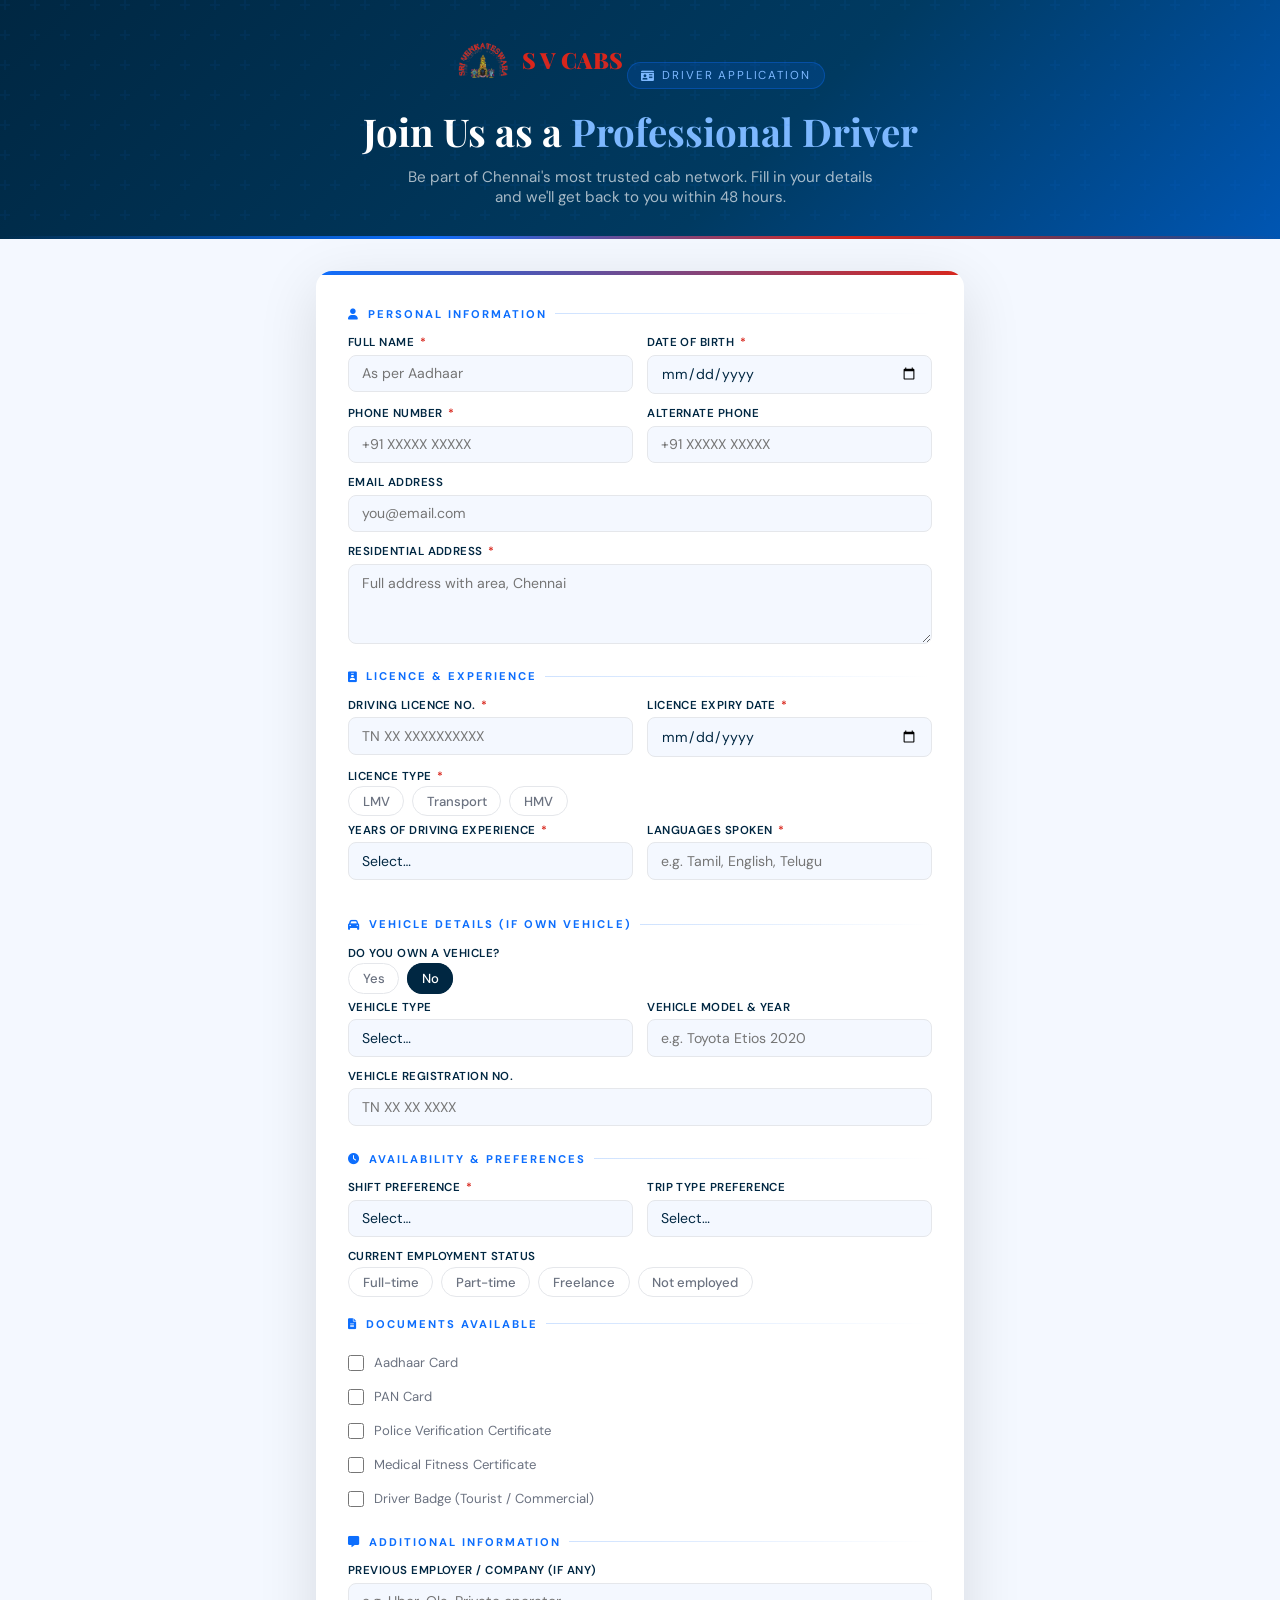
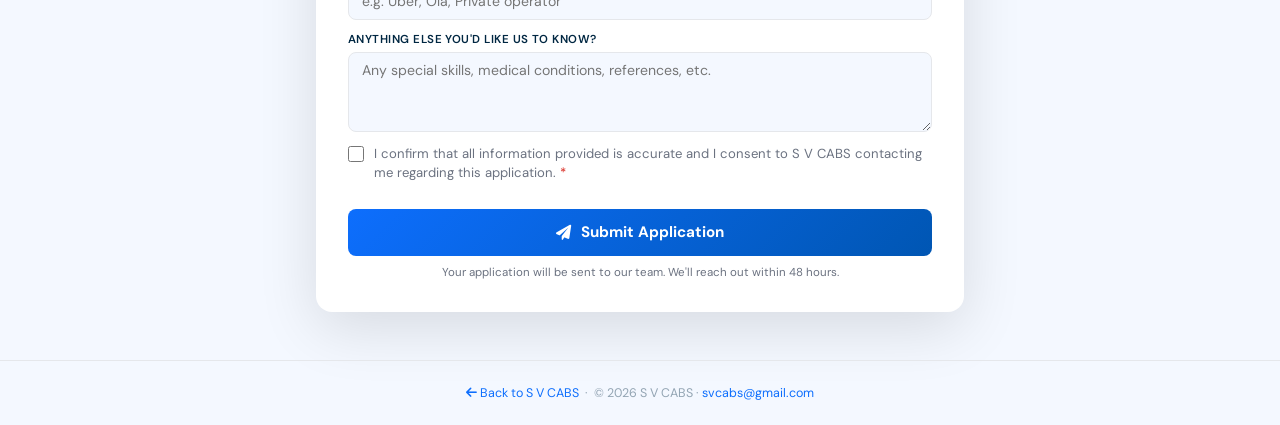
<file: driver-form.html>
<!DOCTYPE html>
<html lang="en">
<head>
  <meta charset="UTF-8" />
  <meta name="viewport" content="width=device-width, initial-scale=1.0" />
  <title>Join Us as a Driver – S V CABS</title>
  <link rel="icon" type="image/x-icon" href="assets/images/svcabs-ico.ico" />
  <link href="https://fonts.googleapis.com/css2?family=Playfair+Display:wght@700;900&family=DM+Sans:wght@300;400;500;600&display=swap" rel="stylesheet" />
  <link href="https://cdnjs.cloudflare.com/ajax/libs/font-awesome/6.0.0-beta3/css/all.min.css" rel="stylesheet" />
  <style>
    :root {
      --navy:  #002742;
      --blue:  #0d6efd;
      --blue2: #3d8bfd;
      --red:   #D8261C;
      --cream: #f4f8ff;
      --light: #eaf1ff;
      --white: #FFFFFF;
      --gray:  #6B7280;
      --radius: 12px;
      --t: 0.3s cubic-bezier(.4,0,.2,1);
    }
    *, *::before, *::after { box-sizing: border-box; margin: 0; padding: 0; }
    html { scroll-behavior: smooth; }
    body {
      font-family: 'DM Sans', sans-serif;
      background: var(--cream);
      color: var(--navy);
      min-height: 100vh;
    }

    /* ── HEADER ── */
    .page-header {
      background: linear-gradient(135deg, var(--navy) 0%, #003a61 60%, #0056b3 100%);
      padding: 2.5rem 1.5rem 2rem;
      text-align: center;
      position: relative; overflow: hidden;
    }
    .page-header::before {
      content: '';
      position: absolute; inset: 0;
      background: url("data:image/svg+xml,%3Csvg width='60' height='60' viewBox='0 0 60 60' xmlns='http://www.w3.org/2000/svg'%3E%3Cg fill='%230d6efd' fill-opacity='0.06'%3E%3Cpath d='M36 34v-4h-2v4h-4v2h4v4h2v-4h4v-2h-4zm0-30V0h-2v4h-4v2h4v4h2V6h4V4h-4zM6 34v-4H4v4H0v2h4v4h2v-4h4v-2H6zM6 4V0H4v4H0v2h4v4h2V6h4V4H6z'/%3E%3C/g%3E%3C/svg%3E");
    }
    .page-header::after {
      content: '';
      position: absolute; bottom: 0; left: 0; right: 0; height: 3px;
      background: linear-gradient(90deg, transparent, var(--blue), var(--red), transparent);
    }
    .brand-link {
      display: inline-flex; align-items: center; gap: .6rem;
      text-decoration: none; margin-bottom: 1.5rem;
    }
    .brand-link img { height: 40px; width: auto; }
    .brand-link span {
      font-family: 'Playfair Display', serif;
      font-size: 1.4rem; font-weight: 900;
      color: var(--red);
    }
    .page-header .badge {
      display: inline-flex; align-items: center; gap: .4rem;
      background: rgba(13,110,253,.15);
      border: 1px solid rgba(13,110,253,.35);
      color: #7db8ff; font-size: .72rem;
      letter-spacing: .16em; text-transform: uppercase;
      padding: .3rem .85rem; border-radius: 100px;
      margin-bottom: 1rem;
    }
    .page-header h1 {
      font-family: 'Playfair Display', serif;
      font-size: clamp(1.6rem, 4vw, 2.4rem);
      color: var(--white); margin-bottom: .6rem;
    }
    .page-header h1 span { color: #7db8ff; }
    .page-header p { color: rgba(255,255,255,.65); font-size: .95rem; max-width: 480px; margin: 0 auto; }

    /* ── FORM CARD ── */
    .form-wrap {
      max-width: 680px; margin: 2rem auto 3rem;
      padding: 0 1rem;
    }
    .form-card {
      background: var(--white);
      border-radius: 16px;
      box-shadow: 0 16px 60px rgba(0,0,0,.12);
      overflow: hidden;
    }
    .form-card::before {
      content: '';
      display: block; height: 4px;
      background: linear-gradient(90deg, var(--blue), var(--red));
    }
    .form-body { padding: 2rem; }

    /* ── SECTION DIVIDERS ── */
    .form-section { margin-bottom: 1.6rem; }
    .form-section-title {
      font-size: .7rem; font-weight: 700;
      letter-spacing: .18em; text-transform: uppercase;
      color: var(--blue); margin-bottom: .9rem;
      display: flex; align-items: center; gap: .5rem;
    }
    .form-section-title::after {
      content: ''; flex: 1; height: 1px;
      background: linear-gradient(90deg, rgba(13,110,253,.2), transparent);
    }

    /* ── FIELDS ── */
    .form-row { display: grid; grid-template-columns: 1fr 1fr; gap: .9rem; }
    .form-group { display: flex; flex-direction: column; margin-bottom: .75rem; }
    .form-group label {
      font-size: .72rem; font-weight: 600;
      color: var(--navy); margin-bottom: .28rem;
      letter-spacing: .04em; text-transform: uppercase;
    }
    .form-group label .req { color: var(--red); margin-left: 2px; }
    .form-control, .form-select {
      border: 1.5px solid #E5E7EB; border-radius: 8px;
      padding: .55rem .8rem; font-size: .88rem;
      font-family: 'DM Sans', sans-serif;
      color: var(--navy); background: var(--cream);
      transition: border-color var(--t), box-shadow var(--t);
      width: 100%; appearance: none;
    }
    .form-control:focus, .form-select:focus {
      outline: none; border-color: var(--blue);
      box-shadow: 0 0 0 3px rgba(13,110,253,.12);
    }
    textarea.form-control { resize: vertical; min-height: 80px; }

    /* radio group */
    .radio-group { display: flex; flex-wrap: wrap; gap: .5rem; margin-top: .1rem; }
    .radio-pill input { display: none; }
    .radio-pill label {
      padding: .35rem .85rem; border-radius: 100px;
      border: 1.5px solid #E5E7EB;
      font-size: .82rem; font-weight: 500;
      color: var(--gray); cursor: pointer;
      transition: all var(--t);
      text-transform: none; letter-spacing: 0;
    }
    .radio-pill input:checked + label {
      background: var(--navy); color: var(--white);
      border-color: var(--navy);
    }

    /* checkbox */
    .check-group { display: flex; align-items: flex-start; gap: .6rem; margin-top: .5rem; }
    .check-group input[type=checkbox] { width: 16px; height: 16px; accent-color: var(--blue); margin-top: 2px; flex-shrink: 0; }
    .check-group label { font-size: .82rem; color: var(--gray); line-height: 1.5; text-transform: none; letter-spacing: 0; font-weight: 400; }

    /* ── SUBMIT ── */
    .btn-submit {
      width: 100%; padding: .85rem;
      background: linear-gradient(135deg, var(--blue), #0056b3);
      color: var(--white); font-weight: 700; font-size: .95rem;
      border: none; border-radius: 8px; cursor: pointer;
      display: flex; align-items: center; justify-content: center; gap: .6rem;
      transition: all var(--t); margin-top: 1rem;
      font-family: 'DM Sans', sans-serif;
    }
    .btn-submit:hover { transform: translateY(-2px); box-shadow: 0 8px 28px rgba(13,110,253,.35); }
    .submit-note { text-align: center; font-size: .72rem; color: var(--gray); margin-top: .6rem; }

    /* ── FOOTER ── */
    .page-footer {
      text-align: center; padding: 1.5rem;
      color: rgba(0,39,66,.4); font-size: .78rem;
      border-top: 1px solid #E5E7EB;
    }
    .page-footer a { color: var(--blue); text-decoration: none; }

    @media (max-width: 600px) {
      .form-row { grid-template-columns: 1fr; }
      .form-body { padding: 1.5rem 1.2rem; }
    }
  </style>
</head>
<body>

<div class="page-header">
  <a href="index.html" class="brand-link">
    <img src="assets/images/svcabs-logo.png" alt="S V CABS" />
    <span>S V CABS</span>
  </a>
  <div class="badge"><i class="fas fa-id-card"></i> Driver Application</div>
  <h1>Join Us as a <span>Professional Driver</span></h1>
  <p>Be part of Chennai's most trusted cab network. Fill in your details and we'll get back to you within 48 hours.</p>
</div>

<div class="form-wrap">
  <div class="form-card">
    <div class="form-body">
      <form id="driverForm">

        <!-- Personal Info -->
        <div class="form-section">
          <div class="form-section-title"><i class="fas fa-user"></i> Personal Information</div>
          <div class="form-row">
            <div class="form-group">
              <label>Full Name <span class="req">*</span></label>
              <input type="text" class="form-control" name="fullName" placeholder="As per Aadhaar" required />
            </div>
            <div class="form-group">
              <label>Date of Birth <span class="req">*</span></label>
              <input type="date" class="form-control" name="dob" required />
            </div>
          </div>
          <div class="form-row">
            <div class="form-group">
              <label>Phone Number <span class="req">*</span></label>
              <input type="tel" class="form-control" name="phone" placeholder="+91 XXXXX XXXXX" required />
            </div>
            <div class="form-group">
              <label>Alternate Phone</label>
              <input type="tel" class="form-control" name="altPhone" placeholder="+91 XXXXX XXXXX" />
            </div>
          </div>
          <div class="form-group">
            <label>Email Address</label>
            <input type="email" class="form-control" name="email" placeholder="you@email.com" />
          </div>
          <div class="form-group">
            <label>Residential Address <span class="req">*</span></label>
            <textarea class="form-control" name="address" placeholder="Full address with area, Chennai" required></textarea>
          </div>
        </div>

        <!-- Licence & Experience -->
        <div class="form-section">
          <div class="form-section-title"><i class="fas fa-id-badge"></i> Licence &amp; Experience</div>
          <div class="form-row">
            <div class="form-group">
              <label>Driving Licence No. <span class="req">*</span></label>
              <input type="text" class="form-control" name="licenceNo" placeholder="TN XX XXXXXXXXXX" required />
            </div>
            <div class="form-group">
              <label>Licence Expiry Date <span class="req">*</span></label>
              <input type="date" class="form-control" name="licenceExpiry" required />
            </div>
          </div>
          <div class="form-group">
            <label>Licence Type <span class="req">*</span></label>
            <div class="radio-group">
              <div class="radio-pill"><input type="radio" name="licenceType" id="lt1" value="LMV" /><label for="lt1">LMV</label></div>
              <div class="radio-pill"><input type="radio" name="licenceType" id="lt2" value="Transport" /><label for="lt2">Transport</label></div>
              <div class="radio-pill"><input type="radio" name="licenceType" id="lt3" value="HMV" /><label for="lt3">HMV</label></div>
            </div>
          </div>
          <div class="form-row">
            <div class="form-group">
              <label>Years of Driving Experience <span class="req">*</span></label>
              <select class="form-select" name="experience" required>
                <option value="">Select…</option>
                <option>Less than 1 year</option>
                <option>1 – 3 years</option>
                <option>3 – 5 years</option>
                <option>5 – 10 years</option>
                <option>10+ years</option>
              </select>
            </div>
            <div class="form-group">
              <label>Languages Spoken <span class="req">*</span></label>
              <input type="text" class="form-control" name="languages" placeholder="e.g. Tamil, English, Telugu" required />
            </div>
          </div>
        </div>

        <!-- Vehicle Info -->
        <div class="form-section">
          <div class="form-section-title"><i class="fas fa-car"></i> Vehicle Details (if own vehicle)</div>
          <div class="form-group">
            <label>Do you own a vehicle?</label>
            <div class="radio-group">
              <div class="radio-pill"><input type="radio" name="ownVehicle" id="ov1" value="Yes" /><label for="ov1">Yes</label></div>
              <div class="radio-pill"><input type="radio" name="ownVehicle" id="ov2" value="No" checked /><label for="ov2">No</label></div>
            </div>
          </div>
          <div class="form-row" id="vehicleDetails">
            <div class="form-group">
              <label>Vehicle Type</label>
              <select class="form-select" name="vehicleType">
                <option value="">Select…</option>
                <option>Sedan</option>
                <option>SUV</option>
                <option>Tempo Traveller</option>
                <option>Luxury</option>
                <option>Bus / Coach</option>
              </select>
            </div>
            <div class="form-group">
              <label>Vehicle Model &amp; Year</label>
              <input type="text" class="form-control" name="vehicleModel" placeholder="e.g. Toyota Etios 2020" />
            </div>
          </div>
          <div class="form-group">
            <label>Vehicle Registration No.</label>
            <input type="text" class="form-control" name="regNo" placeholder="TN XX XX XXXX" />
          </div>
        </div>

        <!-- Availability -->
        <div class="form-section">
          <div class="form-section-title"><i class="fas fa-clock"></i> Availability &amp; Preferences</div>
          <div class="form-row">
            <div class="form-group">
              <label>Shift Preference <span class="req">*</span></label>
              <select class="form-select" name="shift" required>
                <option value="">Select…</option>
                <option>Day Shift (6AM – 6PM)</option>
                <option>Night Shift (6PM – 6AM)</option>
                <option>Full Day (24 hrs)</option>
                <option>Flexible</option>
              </select>
            </div>
            <div class="form-group">
              <label>Trip Type Preference</label>
              <select class="form-select" name="tripPref">
                <option value="">Select…</option>
                <option>Local only</option>
                <option>Outstation only</option>
                <option>Both</option>
                <option>Airport transfers</option>
              </select>
            </div>
          </div>
          <div class="form-group">
            <label>Current Employment Status</label>
            <div class="radio-group">
              <div class="radio-pill"><input type="radio" name="empStatus" id="es1" value="Full-time" /><label for="es1">Full-time</label></div>
              <div class="radio-pill"><input type="radio" name="empStatus" id="es2" value="Part-time" /><label for="es2">Part-time</label></div>
              <div class="radio-pill"><input type="radio" name="empStatus" id="es3" value="Freelance" /><label for="es3">Freelance</label></div>
              <div class="radio-pill"><input type="radio" name="empStatus" id="es4" value="Not employed" /><label for="es4">Not employed</label></div>
            </div>
          </div>
        </div>

        <!-- Documents -->
        <div class="form-section">
          <div class="form-section-title"><i class="fas fa-file-alt"></i> Documents Available</div>
          <div class="radio-group" style="flex-direction:column;gap:.4rem">
            <div class="check-group"><input type="checkbox" name="doc_aadhaar" id="doc1" /><label for="doc1">Aadhaar Card</label></div>
            <div class="check-group"><input type="checkbox" name="doc_pan" id="doc2" /><label for="doc2">PAN Card</label></div>
            <div class="check-group"><input type="checkbox" name="doc_police" id="doc3" /><label for="doc3">Police Verification Certificate</label></div>
            <div class="check-group"><input type="checkbox" name="doc_medical" id="doc4" /><label for="doc4">Medical Fitness Certificate</label></div>
            <div class="check-group"><input type="checkbox" name="doc_badge" id="doc5" /><label for="doc5">Driver Badge (Tourist / Commercial)</label></div>
          </div>
        </div>

        <!-- Additional Info -->
        <div class="form-section">
          <div class="form-section-title"><i class="fas fa-comment-alt"></i> Additional Information</div>
          <div class="form-group">
            <label>Previous Employer / Company (if any)</label>
            <input type="text" class="form-control" name="prevEmployer" placeholder="e.g. Uber, Ola, Private operator" />
          </div>
          <div class="form-group">
            <label>Anything else you'd like us to know?</label>
            <textarea class="form-control" name="remarks" placeholder="Any special skills, medical conditions, references, etc."></textarea>
          </div>
          <div class="check-group" style="margin-top:.5rem">
            <input type="checkbox" id="consent" name="consent" required />
            <label for="consent">I confirm that all information provided is accurate and I consent to S V CABS contacting me regarding this application. <span style="color:var(--red)">*</span></label>
          </div>
        </div>

        <button type="submit" class="btn-submit">
          <i class="fas fa-paper-plane"></i> Submit Application
        </button>
        <p class="submit-note">Your application will be sent to our team. We'll reach out within 48 hours.</p>

      </form>
    </div>
  </div>
</div>

<div class="page-footer">
  <a href="index.html"><i class="fas fa-arrow-left"></i> Back to S V CABS</a> &nbsp;·&nbsp;
  &copy; <span id="yr">2026</span> S V CABS · <a href="mailto:svcabs@gmail.com">svcabs@gmail.com</a>
</div>

<script>
document.getElementById('yr').textContent = new Date().getFullYear();
document.getElementById('driverForm').addEventListener('submit', function(e) {
  e.preventDefault();
  const f = this;
  const g = name => f.querySelector(`[name="${name}"]`);
  const gv = name => { const el = g(name); return el ? el.value.trim() : ''; };
  const gr = name => { const el = f.querySelector(`input[name="${name}"]:checked`); return el ? el.value : 'Not specified'; };
  const gc = name => f.querySelector(`[name="${name}"]`)?.checked ? 'Yes' : 'No';

  const docs = [
    gc('doc_aadhaar') === 'Yes' ? 'Aadhaar' : '',
    gc('doc_pan') === 'Yes' ? 'PAN' : '',
    gc('doc_police') === 'Yes' ? 'Police Verification' : '',
    gc('doc_medical') === 'Yes' ? 'Medical Fitness' : '',
    gc('doc_badge') === 'Yes' ? 'Driver Badge' : '',
  ].filter(Boolean).join(', ') || 'None selected';

  const subject = encodeURIComponent(`Driver Application – ${gv('fullName')}`);
  const body = encodeURIComponent(
`DRIVER APPLICATION – S V CABS
==============================

PERSONAL INFORMATION
Full Name       : ${gv('fullName')}
Date of Birth   : ${gv('dob')}
Phone           : ${gv('phone')}
Alternate Phone : ${gv('altPhone') || 'N/A'}
Email           : ${gv('email') || 'N/A'}
Address         : ${gv('address')}

LICENCE & EXPERIENCE
Licence No.     : ${gv('licenceNo')}
Licence Expiry  : ${gv('licenceExpiry')}
Licence Type    : ${gr('licenceType')}
Experience      : ${gv('experience')}
Languages       : ${gv('languages')}

VEHICLE DETAILS
Own Vehicle     : ${gr('ownVehicle')}
Vehicle Type    : ${gv('vehicleType') || 'N/A'}
Vehicle Model   : ${gv('vehicleModel') || 'N/A'}
Reg. No.        : ${gv('regNo') || 'N/A'}

AVAILABILITY
Shift Pref.     : ${gv('shift')}
Trip Pref.      : ${gv('tripPref') || 'N/A'}
Emp. Status     : ${gr('empStatus')}

DOCUMENTS AVAILABLE
${docs}

ADDITIONAL INFORMATION
Prev. Employer  : ${gv('prevEmployer') || 'N/A'}
Remarks         : ${gv('remarks') || 'N/A'}
`);

  window.location.href = `mailto:svcabs@gmail.com?subject=${subject}&body=${body}`;
});
</script>
</body>
</html>
</file>
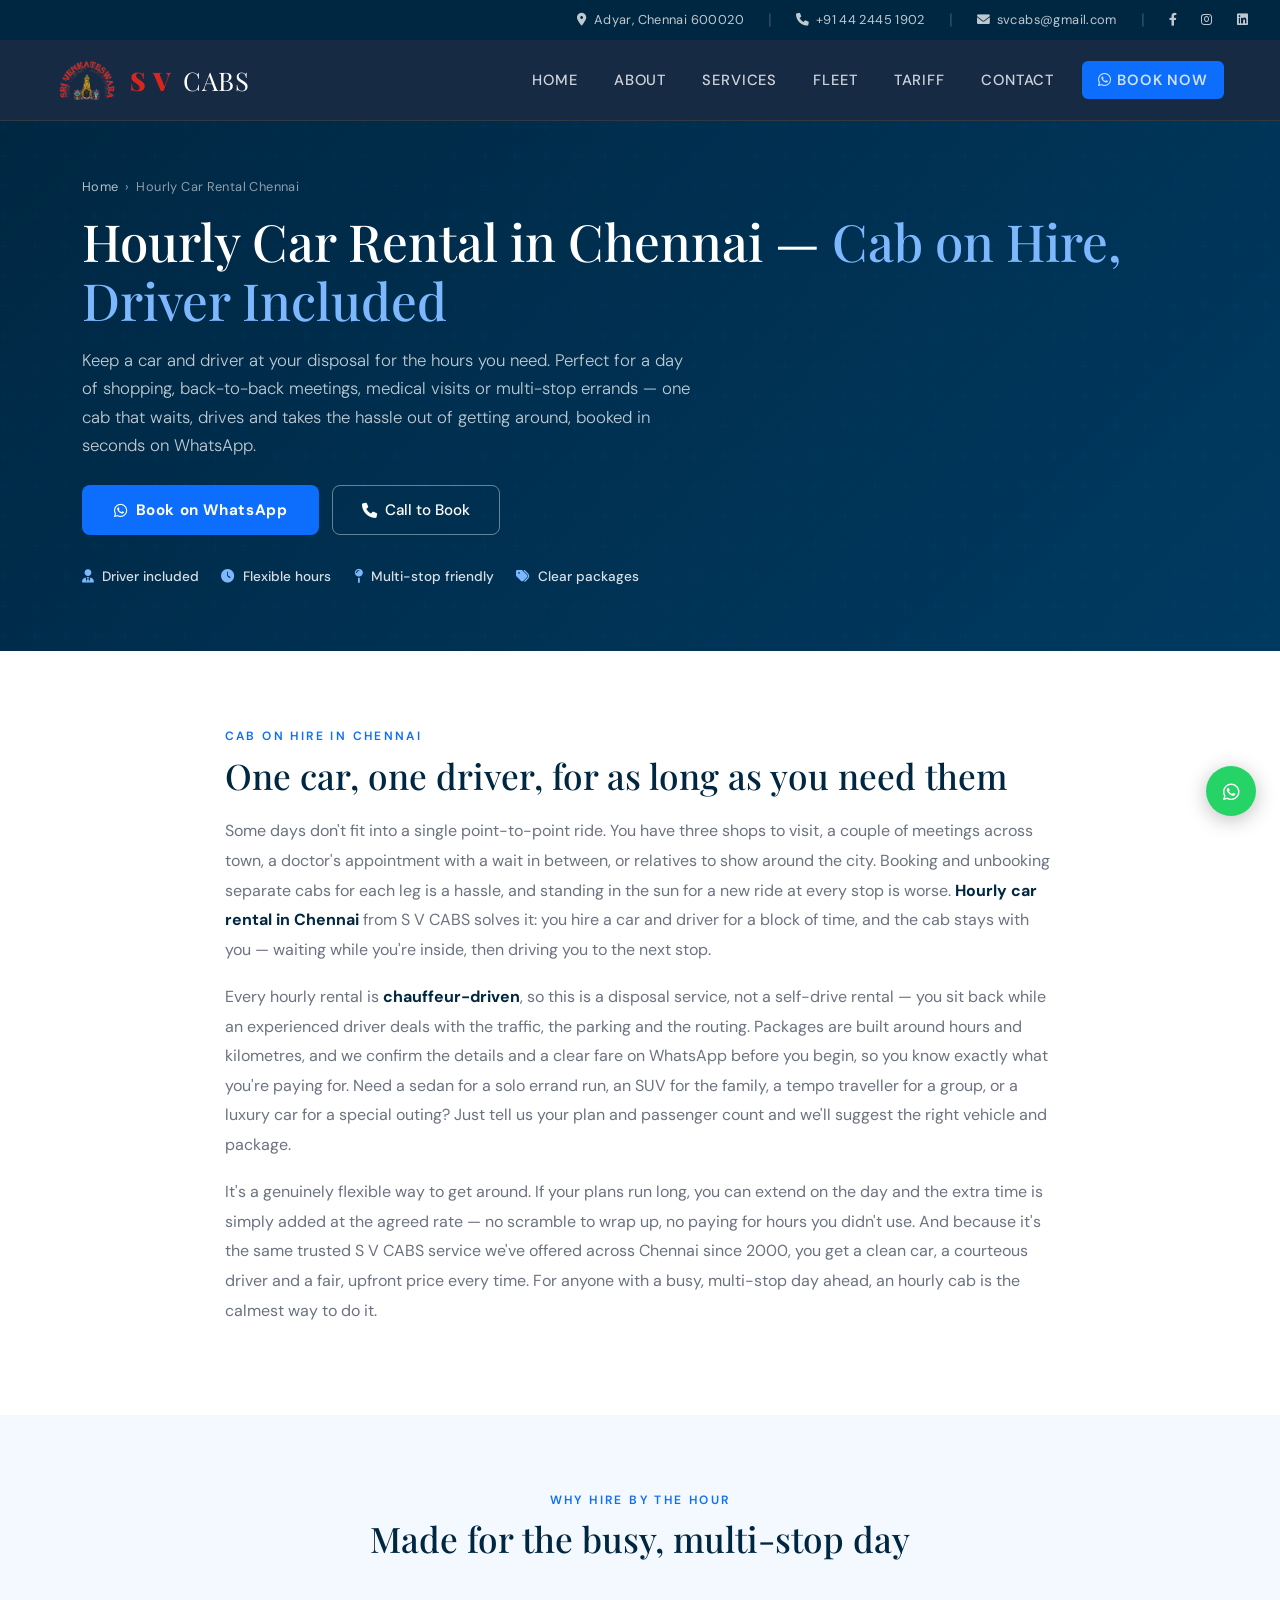
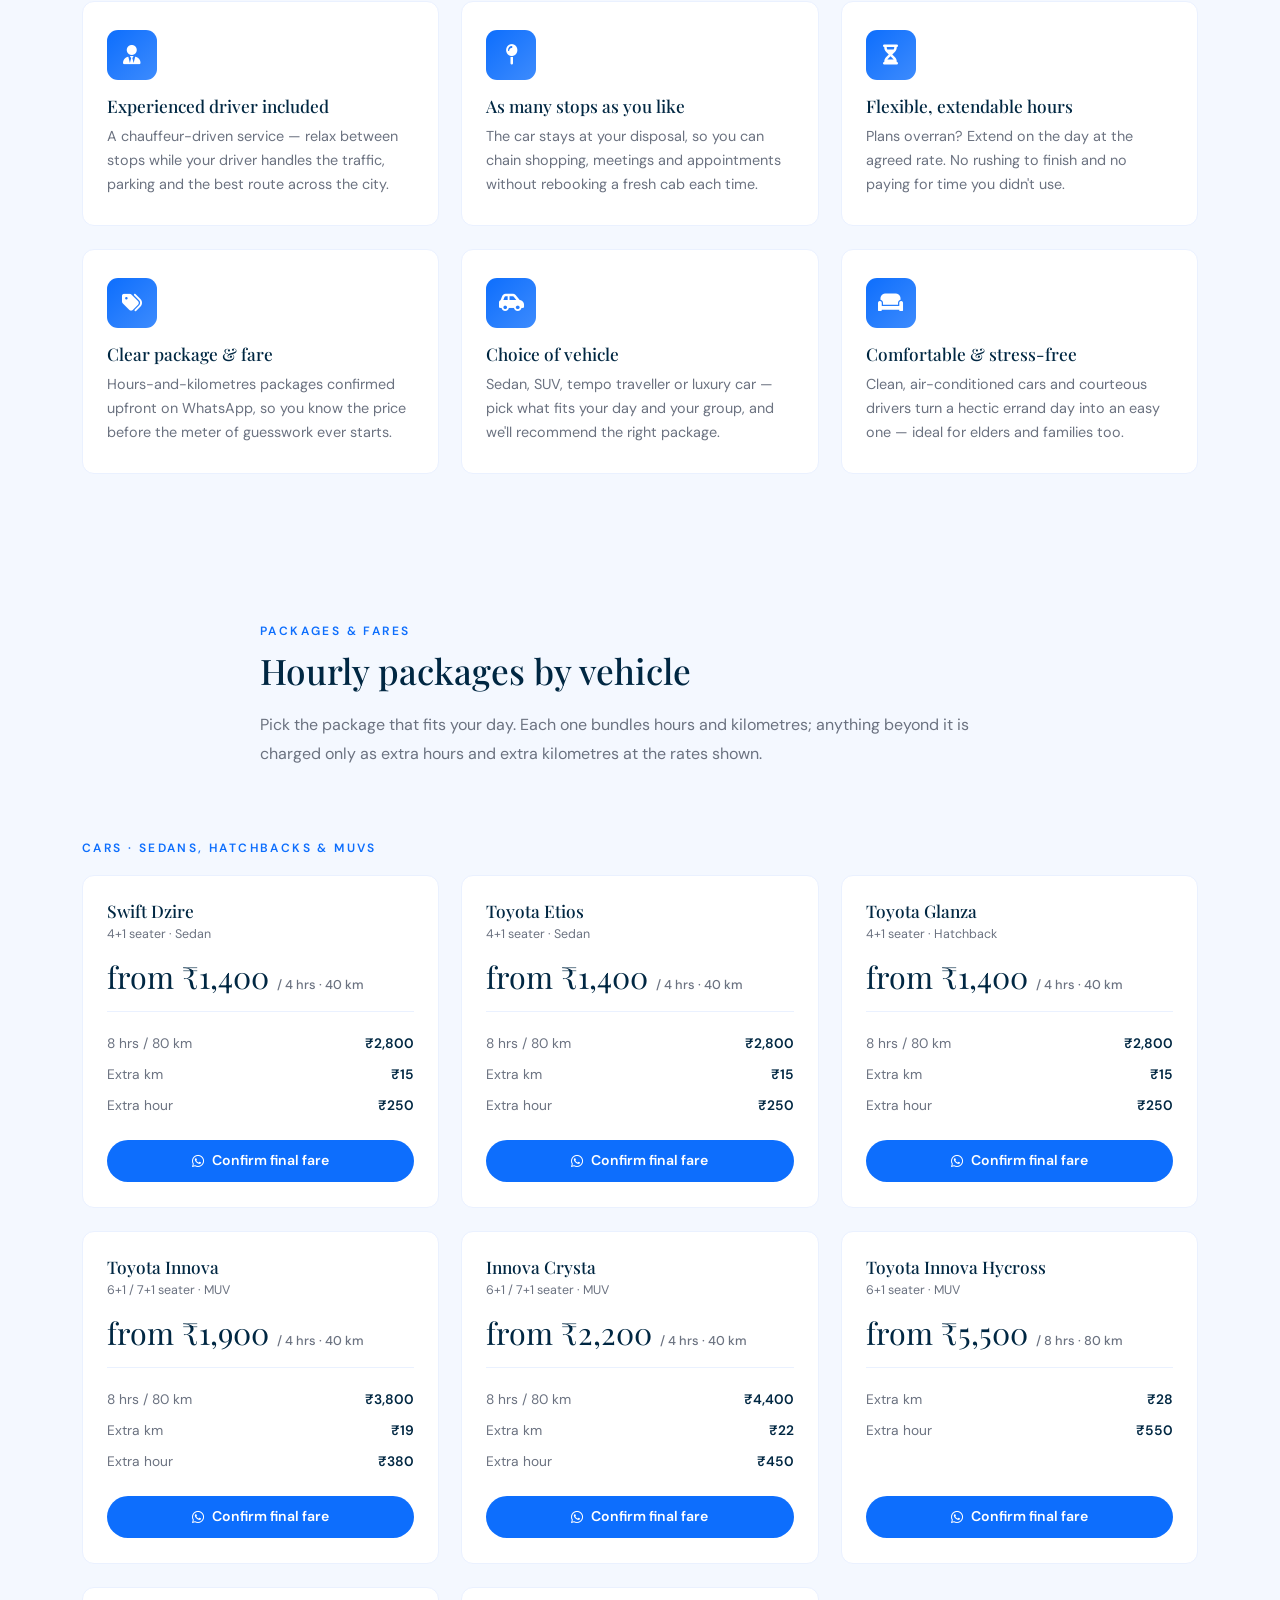
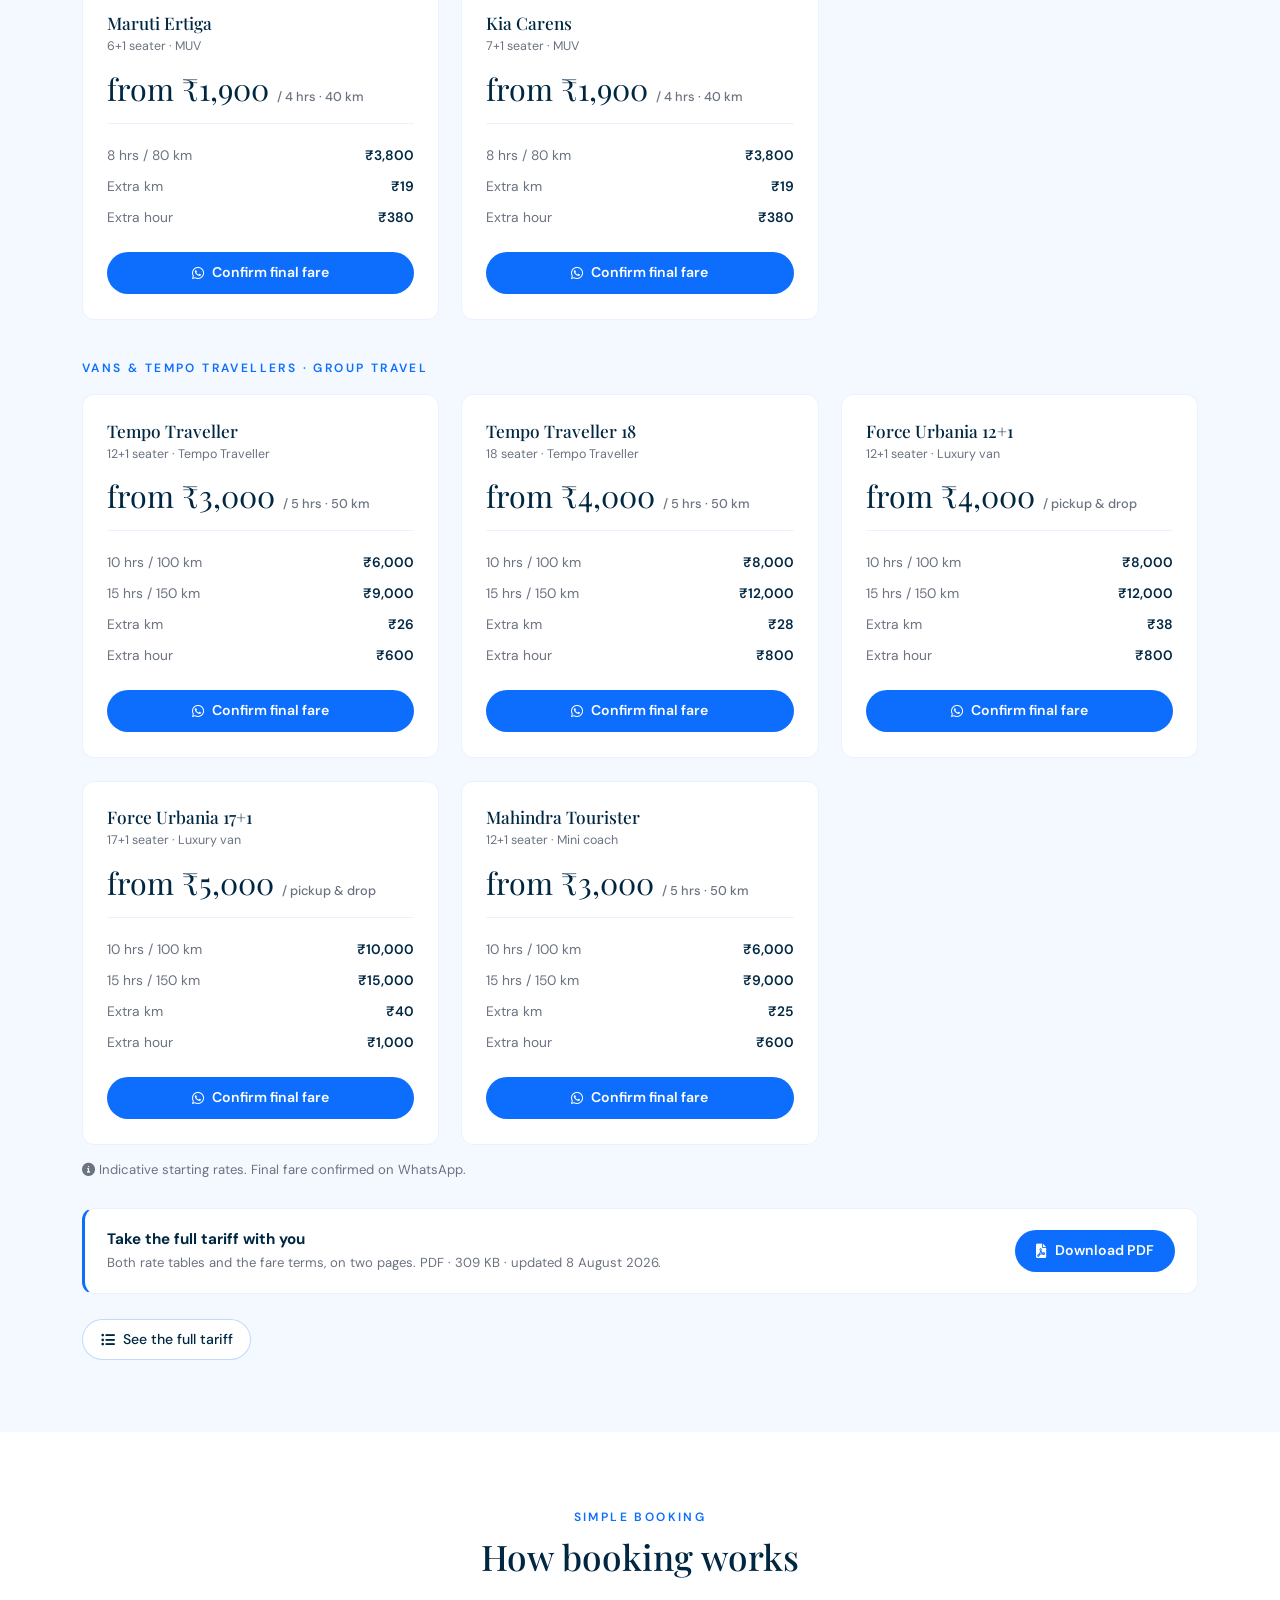
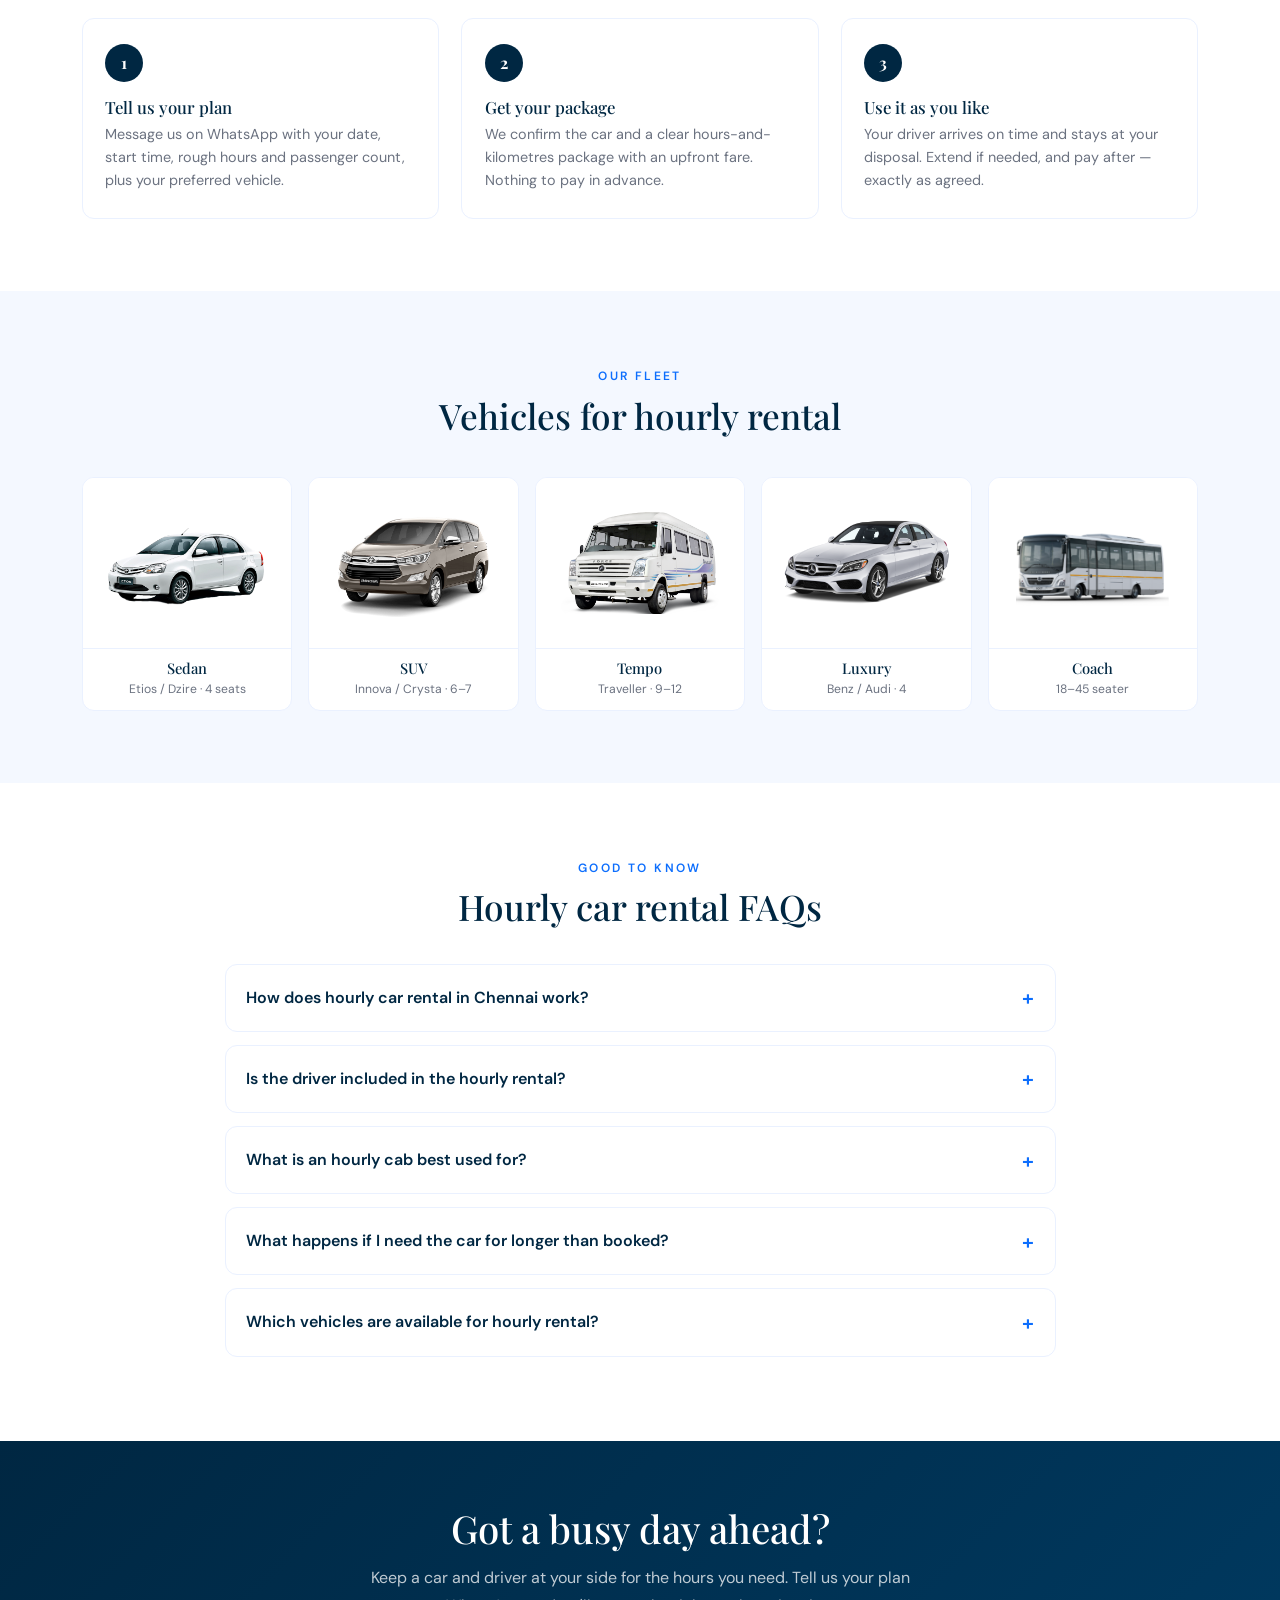
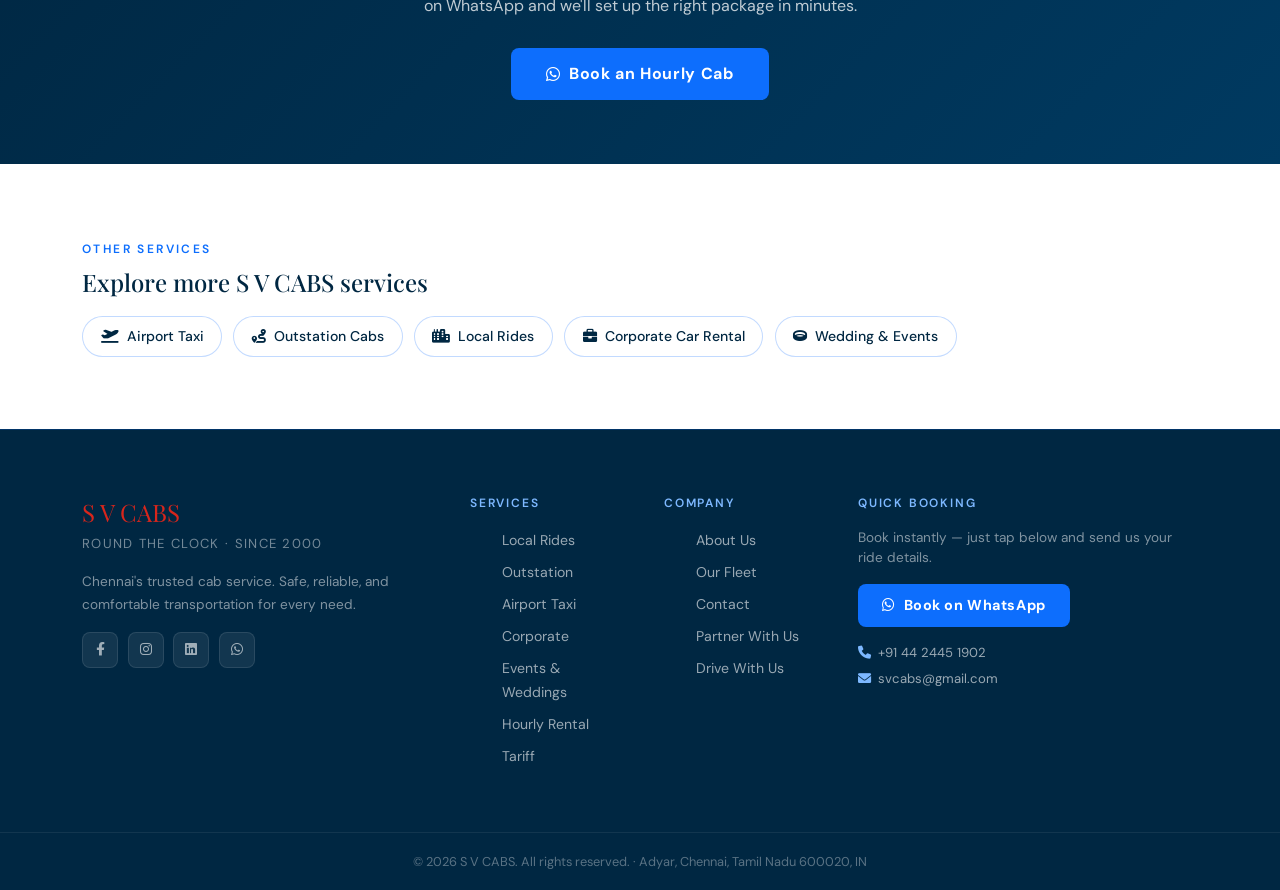
<file: hourly-car-rental-chennai.html>
<!DOCTYPE html>
<html lang="en">
<head>
  <meta charset="UTF-8" />
  <meta name="viewport" content="width=device-width, initial-scale=1.0" />

  <!-- Primary SEO -->
  <title>Hourly Car Rental Chennai | Cab on Hire — S V CABS</title>
  <meta name="description" content="Hourly car rental in Chennai with S V CABS. Hire a cab by the hour for shopping, meetings & multi-stop errands. Driver included, flexible packages, book on WhatsApp." />
  <meta name="keywords" content="hourly car rental Chennai, cab on hire Chennai, car rental with driver Chennai, hourly cab Chennai, package cab Chennai, disposal taxi Chennai, rent car by hour Chennai" />
  <meta name="author" content="S V CABS" />
  <meta name="robots" content="index, follow" />
  <link rel="canonical" href="https://svcabs.net/hourly-car-rental-chennai.html" />

  <!-- Open Graph / Facebook -->
  <meta property="og:type" content="website" />
  <meta property="og:url" content="https://svcabs.net/hourly-car-rental-chennai.html" />
  <meta property="og:title" content="Hourly Car Rental Chennai | Cab on Hire — S V CABS" />
  <meta property="og:description" content="Hire a cab by the hour in Chennai for shopping, meetings & errands. Driver included, flexible packages. Book on WhatsApp." />
  <meta property="og:image" content="https://svcabs.net/assets/images/svcabs-logo.png" />

  <!-- Twitter Card -->
  <meta name="twitter:card" content="summary_large_image" />
  <meta name="twitter:title" content="Hourly Car Rental Chennai | Cab on Hire — S V CABS" />
  <meta name="twitter:description" content="Hire a cab by the hour in Chennai, driver included. Flexible packages for errands & meetings. Book on WhatsApp." />
  <meta name="twitter:image" content="https://svcabs.net/assets/images/svcabs-logo.png" />

  <!-- Geo Tags -->
  <meta name="geo.region" content="IN-TN" />
  <meta name="geo.placename" content="Chennai" />
  <meta name="geo.position" content="12.9926609;80.2521611" />
  <meta name="ICBM" content="12.9926609, 80.2521611" />

  <!-- Schema.org — Service -->
  <script type="application/ld+json">
  {
    "@context": "https://schema.org",
    "@type": "Service",
    "serviceType": "Hourly Car Rental with Driver",
    "name": "Hourly Car Rental Chennai — S V CABS",
    "description": "Hourly car rental in Chennai with a driver included, for shopping, meetings, medical visits and multi-stop errands, on flexible packages that keep the same car and driver at your disposal.",
    "areaServed": { "@type": "City", "name": "Chennai" },
    "provider": {
      "@type": "TaxiService",
      "name": "S V CABS",
      "image": "https://svcabs.net/assets/images/svcabs-logo.png",
      "url": "https://svcabs.net",
      "telephone": "+914424451902",
      "email": "svcabs@gmail.com",
      "address": {
        "@type": "PostalAddress",
        "streetAddress": "Adyar",
        "addressLocality": "Chennai",
        "addressRegion": "Tamil Nadu",
        "postalCode": "600020",
        "addressCountry": "IN"
      },
      "geo": { "@type": "GeoCoordinates", "latitude": 12.9926609, "longitude": 80.2521611 }
    },
    "availableChannel": {
      "@type": "ServiceChannel",
      "serviceUrl": "https://api.whatsapp.com/send?phone=919444141019"
    }
  }
  </script>

  <!-- Schema.org — BreadcrumbList -->
  <script type="application/ld+json">
  {
    "@context": "https://schema.org",
    "@type": "BreadcrumbList",
    "itemListElement": [
      { "@type": "ListItem", "position": 1, "name": "Home", "item": "https://svcabs.net" },
      { "@type": "ListItem", "position": 2, "name": "Hourly Car Rental Chennai", "item": "https://svcabs.net/hourly-car-rental-chennai.html" }
    ]
  }
  </script>

  <!-- Schema.org — FAQPage (must match visible FAQ verbatim) -->
  <script type="application/ld+json">
  {
    "@context": "https://schema.org",
    "@type": "FAQPage",
    "mainEntity": [
      {
        "@type": "Question",
        "name": "How does hourly car rental in Chennai work?",
        "acceptedAnswer": { "@type": "Answer", "text": "You hire a car and driver for a block of time and use it as you like within the city — the cab stays at your disposal, waiting while you shop, meet or run errands, and taking you between stops. Packages are based on hours and kilometres, and we confirm the details and fare on WhatsApp before you start." }
      },
      {
        "@type": "Question",
        "name": "Is the driver included in the hourly rental?",
        "acceptedAnswer": { "@type": "Answer", "text": "Yes. Every hourly rental comes with an experienced driver. This is a chauffeur-driven disposal service, not a self-drive rental, so you can relax between stops while the driver handles the traffic, parking and routing." }
      },
      {
        "@type": "Question",
        "name": "What is an hourly cab best used for?",
        "acceptedAnswer": { "@type": "Answer", "text": "It is ideal for anything with multiple stops or waiting in between — a day of shopping, back-to-back business meetings, medical appointments, house-hunting, temple visits or showing guests around the city. Instead of booking separate rides, you keep one car and driver for the whole outing." }
      },
      {
        "@type": "Question",
        "name": "What happens if I need the car for longer than booked?",
        "acceptedAnswer": { "@type": "Answer", "text": "That is not a problem. If your plans run over, you can simply extend on the day and the additional time is added at the agreed rate. We keep it flexible so you are never rushing to finish or paying for hours you did not use." }
      },
      {
        "@type": "Question",
        "name": "Which vehicles are available for hourly rental?",
        "acceptedAnswer": { "@type": "Answer", "text": "You can choose a sedan for solo trips and couples, an SUV for families or extra comfort, a tempo traveller for groups, or a luxury car for premium outings. Tell us your plan and passenger count on WhatsApp and we will recommend the right vehicle and package." }
      }
    ]
  }
  </script>

  <!-- Pricing JSON-LD — generated by tools/build-fares.mjs, do not hand-edit -->
  <!-- FARES-LD:START -->
  <script type="application/ld+json">
  {
    "@context": "https://schema.org",
    "@type": "OfferCatalog",
    "name": "S V CABS, Chennai — indicative tariff",
    "url": "https://svcabs.net/hourly-car-rental-chennai.html",
    "provider": {
      "@type": "TaxiService",
      "name": "S V CABS",
      "url": "https://svcabs.net"
    },
    "itemListElement": [
      {
        "@type": "Offer",
        "name": "Swift Dzire — 4 hrs / 40 km",
        "priceSpecification": {
          "@type": "PriceSpecification",
          "price": "1400",
          "priceCurrency": "INR",
          "valueAddedTaxIncluded": false
        },
        "itemOffered": {
          "@type": "Service",
          "name": "Swift Dzire car rental, Chennai"
        },
        "availability": "https://schema.org/InStock",
        "url": "https://svcabs.net/hourly-car-rental-chennai.html"
      },
      {
        "@type": "Offer",
        "name": "Swift Dzire — 8 hrs / 80 km",
        "priceSpecification": {
          "@type": "PriceSpecification",
          "price": "2800",
          "priceCurrency": "INR",
          "valueAddedTaxIncluded": false
        },
        "itemOffered": {
          "@type": "Service",
          "name": "Swift Dzire car rental, Chennai"
        },
        "availability": "https://schema.org/InStock",
        "url": "https://svcabs.net/hourly-car-rental-chennai.html"
      },
      {
        "@type": "Offer",
        "name": "Toyota Etios — 4 hrs / 40 km",
        "priceSpecification": {
          "@type": "PriceSpecification",
          "price": "1400",
          "priceCurrency": "INR",
          "valueAddedTaxIncluded": false
        },
        "itemOffered": {
          "@type": "Service",
          "name": "Toyota Etios car rental, Chennai"
        },
        "availability": "https://schema.org/InStock",
        "url": "https://svcabs.net/hourly-car-rental-chennai.html"
      },
      {
        "@type": "Offer",
        "name": "Toyota Etios — 8 hrs / 80 km",
        "priceSpecification": {
          "@type": "PriceSpecification",
          "price": "2800",
          "priceCurrency": "INR",
          "valueAddedTaxIncluded": false
        },
        "itemOffered": {
          "@type": "Service",
          "name": "Toyota Etios car rental, Chennai"
        },
        "availability": "https://schema.org/InStock",
        "url": "https://svcabs.net/hourly-car-rental-chennai.html"
      },
      {
        "@type": "Offer",
        "name": "Toyota Glanza — 4 hrs / 40 km",
        "priceSpecification": {
          "@type": "PriceSpecification",
          "price": "1400",
          "priceCurrency": "INR",
          "valueAddedTaxIncluded": false
        },
        "itemOffered": {
          "@type": "Service",
          "name": "Toyota Glanza car rental, Chennai"
        },
        "availability": "https://schema.org/InStock",
        "url": "https://svcabs.net/hourly-car-rental-chennai.html"
      },
      {
        "@type": "Offer",
        "name": "Toyota Glanza — 8 hrs / 80 km",
        "priceSpecification": {
          "@type": "PriceSpecification",
          "price": "2800",
          "priceCurrency": "INR",
          "valueAddedTaxIncluded": false
        },
        "itemOffered": {
          "@type": "Service",
          "name": "Toyota Glanza car rental, Chennai"
        },
        "availability": "https://schema.org/InStock",
        "url": "https://svcabs.net/hourly-car-rental-chennai.html"
      },
      {
        "@type": "Offer",
        "name": "Toyota Innova — 4 hrs / 40 km",
        "priceSpecification": {
          "@type": "PriceSpecification",
          "price": "1900",
          "priceCurrency": "INR",
          "valueAddedTaxIncluded": false
        },
        "itemOffered": {
          "@type": "Service",
          "name": "Toyota Innova car rental, Chennai"
        },
        "availability": "https://schema.org/InStock",
        "url": "https://svcabs.net/hourly-car-rental-chennai.html"
      },
      {
        "@type": "Offer",
        "name": "Toyota Innova — 8 hrs / 80 km",
        "priceSpecification": {
          "@type": "PriceSpecification",
          "price": "3800",
          "priceCurrency": "INR",
          "valueAddedTaxIncluded": false
        },
        "itemOffered": {
          "@type": "Service",
          "name": "Toyota Innova car rental, Chennai"
        },
        "availability": "https://schema.org/InStock",
        "url": "https://svcabs.net/hourly-car-rental-chennai.html"
      },
      {
        "@type": "Offer",
        "name": "Innova Crysta — 4 hrs / 40 km",
        "priceSpecification": {
          "@type": "PriceSpecification",
          "price": "2200",
          "priceCurrency": "INR",
          "valueAddedTaxIncluded": false
        },
        "itemOffered": {
          "@type": "Service",
          "name": "Innova Crysta car rental, Chennai"
        },
        "availability": "https://schema.org/InStock",
        "url": "https://svcabs.net/hourly-car-rental-chennai.html"
      },
      {
        "@type": "Offer",
        "name": "Innova Crysta — 8 hrs / 80 km",
        "priceSpecification": {
          "@type": "PriceSpecification",
          "price": "4400",
          "priceCurrency": "INR",
          "valueAddedTaxIncluded": false
        },
        "itemOffered": {
          "@type": "Service",
          "name": "Innova Crysta car rental, Chennai"
        },
        "availability": "https://schema.org/InStock",
        "url": "https://svcabs.net/hourly-car-rental-chennai.html"
      },
      {
        "@type": "Offer",
        "name": "Toyota Innova Hycross — 8 hrs / 80 km",
        "priceSpecification": {
          "@type": "PriceSpecification",
          "price": "5500",
          "priceCurrency": "INR",
          "valueAddedTaxIncluded": false
        },
        "itemOffered": {
          "@type": "Service",
          "name": "Toyota Innova Hycross car rental, Chennai"
        },
        "availability": "https://schema.org/InStock",
        "url": "https://svcabs.net/hourly-car-rental-chennai.html"
      },
      {
        "@type": "Offer",
        "name": "Maruti Ertiga — 4 hrs / 40 km",
        "priceSpecification": {
          "@type": "PriceSpecification",
          "price": "1900",
          "priceCurrency": "INR",
          "valueAddedTaxIncluded": false
        },
        "itemOffered": {
          "@type": "Service",
          "name": "Maruti Ertiga car rental, Chennai"
        },
        "availability": "https://schema.org/InStock",
        "url": "https://svcabs.net/hourly-car-rental-chennai.html"
      },
      {
        "@type": "Offer",
        "name": "Maruti Ertiga — 8 hrs / 80 km",
        "priceSpecification": {
          "@type": "PriceSpecification",
          "price": "3800",
          "priceCurrency": "INR",
          "valueAddedTaxIncluded": false
        },
        "itemOffered": {
          "@type": "Service",
          "name": "Maruti Ertiga car rental, Chennai"
        },
        "availability": "https://schema.org/InStock",
        "url": "https://svcabs.net/hourly-car-rental-chennai.html"
      },
      {
        "@type": "Offer",
        "name": "Kia Carens — 4 hrs / 40 km",
        "priceSpecification": {
          "@type": "PriceSpecification",
          "price": "1900",
          "priceCurrency": "INR",
          "valueAddedTaxIncluded": false
        },
        "itemOffered": {
          "@type": "Service",
          "name": "Kia Carens car rental, Chennai"
        },
        "availability": "https://schema.org/InStock",
        "url": "https://svcabs.net/hourly-car-rental-chennai.html"
      },
      {
        "@type": "Offer",
        "name": "Kia Carens — 8 hrs / 80 km",
        "priceSpecification": {
          "@type": "PriceSpecification",
          "price": "3800",
          "priceCurrency": "INR",
          "valueAddedTaxIncluded": false
        },
        "itemOffered": {
          "@type": "Service",
          "name": "Kia Carens car rental, Chennai"
        },
        "availability": "https://schema.org/InStock",
        "url": "https://svcabs.net/hourly-car-rental-chennai.html"
      },
      {
        "@type": "Offer",
        "name": "Tempo Traveller — 5 hrs / 50 km",
        "priceSpecification": {
          "@type": "PriceSpecification",
          "price": "3000",
          "priceCurrency": "INR",
          "valueAddedTaxIncluded": false
        },
        "itemOffered": {
          "@type": "Service",
          "name": "Tempo Traveller car rental, Chennai"
        },
        "availability": "https://schema.org/InStock",
        "url": "https://svcabs.net/hourly-car-rental-chennai.html"
      },
      {
        "@type": "Offer",
        "name": "Tempo Traveller — 10 hrs / 100 km",
        "priceSpecification": {
          "@type": "PriceSpecification",
          "price": "6000",
          "priceCurrency": "INR",
          "valueAddedTaxIncluded": false
        },
        "itemOffered": {
          "@type": "Service",
          "name": "Tempo Traveller car rental, Chennai"
        },
        "availability": "https://schema.org/InStock",
        "url": "https://svcabs.net/hourly-car-rental-chennai.html"
      },
      {
        "@type": "Offer",
        "name": "Tempo Traveller — 15 hrs / 150 km",
        "priceSpecification": {
          "@type": "PriceSpecification",
          "price": "9000",
          "priceCurrency": "INR",
          "valueAddedTaxIncluded": false
        },
        "itemOffered": {
          "@type": "Service",
          "name": "Tempo Traveller car rental, Chennai"
        },
        "availability": "https://schema.org/InStock",
        "url": "https://svcabs.net/hourly-car-rental-chennai.html"
      },
      {
        "@type": "Offer",
        "name": "Tempo Traveller 18 — 5 hrs / 50 km",
        "priceSpecification": {
          "@type": "PriceSpecification",
          "price": "4000",
          "priceCurrency": "INR",
          "valueAddedTaxIncluded": false
        },
        "itemOffered": {
          "@type": "Service",
          "name": "Tempo Traveller 18 car rental, Chennai"
        },
        "availability": "https://schema.org/InStock",
        "url": "https://svcabs.net/hourly-car-rental-chennai.html"
      },
      {
        "@type": "Offer",
        "name": "Tempo Traveller 18 — 10 hrs / 100 km",
        "priceSpecification": {
          "@type": "PriceSpecification",
          "price": "8000",
          "priceCurrency": "INR",
          "valueAddedTaxIncluded": false
        },
        "itemOffered": {
          "@type": "Service",
          "name": "Tempo Traveller 18 car rental, Chennai"
        },
        "availability": "https://schema.org/InStock",
        "url": "https://svcabs.net/hourly-car-rental-chennai.html"
      },
      {
        "@type": "Offer",
        "name": "Tempo Traveller 18 — 15 hrs / 150 km",
        "priceSpecification": {
          "@type": "PriceSpecification",
          "price": "12000",
          "priceCurrency": "INR",
          "valueAddedTaxIncluded": false
        },
        "itemOffered": {
          "@type": "Service",
          "name": "Tempo Traveller 18 car rental, Chennai"
        },
        "availability": "https://schema.org/InStock",
        "url": "https://svcabs.net/hourly-car-rental-chennai.html"
      },
      {
        "@type": "Offer",
        "name": "Force Urbania 12+1 — pickup & drop",
        "priceSpecification": {
          "@type": "PriceSpecification",
          "price": "4000",
          "priceCurrency": "INR",
          "valueAddedTaxIncluded": false
        },
        "itemOffered": {
          "@type": "Service",
          "name": "Force Urbania 12+1 car rental, Chennai"
        },
        "availability": "https://schema.org/InStock",
        "url": "https://svcabs.net/hourly-car-rental-chennai.html"
      },
      {
        "@type": "Offer",
        "name": "Force Urbania 12+1 — 10 hrs / 100 km",
        "priceSpecification": {
          "@type": "PriceSpecification",
          "price": "8000",
          "priceCurrency": "INR",
          "valueAddedTaxIncluded": false
        },
        "itemOffered": {
          "@type": "Service",
          "name": "Force Urbania 12+1 car rental, Chennai"
        },
        "availability": "https://schema.org/InStock",
        "url": "https://svcabs.net/hourly-car-rental-chennai.html"
      },
      {
        "@type": "Offer",
        "name": "Force Urbania 12+1 — 15 hrs / 150 km",
        "priceSpecification": {
          "@type": "PriceSpecification",
          "price": "12000",
          "priceCurrency": "INR",
          "valueAddedTaxIncluded": false
        },
        "itemOffered": {
          "@type": "Service",
          "name": "Force Urbania 12+1 car rental, Chennai"
        },
        "availability": "https://schema.org/InStock",
        "url": "https://svcabs.net/hourly-car-rental-chennai.html"
      },
      {
        "@type": "Offer",
        "name": "Force Urbania 17+1 — pickup & drop",
        "priceSpecification": {
          "@type": "PriceSpecification",
          "price": "5000",
          "priceCurrency": "INR",
          "valueAddedTaxIncluded": false
        },
        "itemOffered": {
          "@type": "Service",
          "name": "Force Urbania 17+1 car rental, Chennai"
        },
        "availability": "https://schema.org/InStock",
        "url": "https://svcabs.net/hourly-car-rental-chennai.html"
      },
      {
        "@type": "Offer",
        "name": "Force Urbania 17+1 — 10 hrs / 100 km",
        "priceSpecification": {
          "@type": "PriceSpecification",
          "price": "10000",
          "priceCurrency": "INR",
          "valueAddedTaxIncluded": false
        },
        "itemOffered": {
          "@type": "Service",
          "name": "Force Urbania 17+1 car rental, Chennai"
        },
        "availability": "https://schema.org/InStock",
        "url": "https://svcabs.net/hourly-car-rental-chennai.html"
      },
      {
        "@type": "Offer",
        "name": "Force Urbania 17+1 — 15 hrs / 150 km",
        "priceSpecification": {
          "@type": "PriceSpecification",
          "price": "15000",
          "priceCurrency": "INR",
          "valueAddedTaxIncluded": false
        },
        "itemOffered": {
          "@type": "Service",
          "name": "Force Urbania 17+1 car rental, Chennai"
        },
        "availability": "https://schema.org/InStock",
        "url": "https://svcabs.net/hourly-car-rental-chennai.html"
      },
      {
        "@type": "Offer",
        "name": "Mahindra Tourister — 5 hrs / 50 km",
        "priceSpecification": {
          "@type": "PriceSpecification",
          "price": "3000",
          "priceCurrency": "INR",
          "valueAddedTaxIncluded": false
        },
        "itemOffered": {
          "@type": "Service",
          "name": "Mahindra Tourister car rental, Chennai"
        },
        "availability": "https://schema.org/InStock",
        "url": "https://svcabs.net/hourly-car-rental-chennai.html"
      },
      {
        "@type": "Offer",
        "name": "Mahindra Tourister — 10 hrs / 100 km",
        "priceSpecification": {
          "@type": "PriceSpecification",
          "price": "6000",
          "priceCurrency": "INR",
          "valueAddedTaxIncluded": false
        },
        "itemOffered": {
          "@type": "Service",
          "name": "Mahindra Tourister car rental, Chennai"
        },
        "availability": "https://schema.org/InStock",
        "url": "https://svcabs.net/hourly-car-rental-chennai.html"
      },
      {
        "@type": "Offer",
        "name": "Mahindra Tourister — 15 hrs / 150 km",
        "priceSpecification": {
          "@type": "PriceSpecification",
          "price": "9000",
          "priceCurrency": "INR",
          "valueAddedTaxIncluded": false
        },
        "itemOffered": {
          "@type": "Service",
          "name": "Mahindra Tourister car rental, Chennai"
        },
        "availability": "https://schema.org/InStock",
        "url": "https://svcabs.net/hourly-car-rental-chennai.html"
      }
    ]
  }
  </script>
  <!-- FARES-LD:END -->

  <link rel="icon" type="image/x-icon" href="assets/images/svcabs-ico.ico" />

  <!-- Fonts -->
  <link rel="preconnect" href="https://fonts.googleapis.com" />
  <link rel="preconnect" href="https://fonts.gstatic.com" crossorigin />
  <link href="https://fonts.googleapis.com/css2?family=Playfair+Display:wght@700;900&family=DM+Sans:wght@300;400;500;600&display=swap" rel="stylesheet" />

  <!-- Bootstrap & Icons -->
  <link href="https://cdn.jsdelivr.net/npm/bootstrap@5.3.0-alpha1/dist/css/bootstrap.min.css" rel="stylesheet" />
  <link href="https://cdnjs.cloudflare.com/ajax/libs/font-awesome/6.0.0-beta3/css/all.min.css" rel="stylesheet" />

  <style>
    /* ── SHARED TOKENS + SHELL (identical across all service pages) ── */
    :root {
      --navy:   #002742;
      --navy2:  #003a61;
      --gold:   #0d6efd;
      --gold2:  #3d8bfd;
      --cream:  #f4f8ff;
      --white:  #FFFFFF;
      --gray:   #6B7280;
      --light:  #eaf1ff;
      --red:    #D8261C;
      --font-display: 'Playfair Display', Georgia, serif;
      --font-body:    'DM Sans', system-ui, sans-serif;
      --radius: 12px;
      --transition: 0.3s cubic-bezier(.4,0,.2,1);
    }
    *, *::before, *::after { box-sizing: border-box; margin: 0; padding: 0; }
    html { scroll-behavior: smooth; }
    body { font-family: var(--font-body); background: var(--cream); color: var(--navy); overflow-x: hidden; }
    h1,h2,h3,h4 { font-family: var(--font-display); }
    a { text-decoration: none; }

    /* Floating buttons */
    .fab-wrap { position: fixed; bottom: 1.5rem; right: 1.5rem; display: flex; flex-direction: column; gap: .6rem; z-index: 1000; }
    .fab-btn { width: 50px; height: 50px; border-radius: 50%; display: flex; align-items: center; justify-content: center; font-size: 1.2rem; border: none; cursor: pointer; box-shadow: 0 4px 20px rgba(0,0,0,.25); transition: transform var(--transition), box-shadow var(--transition); }
    .fab-btn:hover { transform: translateY(-3px); box-shadow: 0 8px 28px rgba(0,0,0,.3); }
    .fab-wa  { background: #25D366; color: #fff; }
    .fab-top { background: #002742; color: #7db8ff; opacity: 0; pointer-events: none; transition: opacity var(--transition); }
    .fab-top.visible { opacity: 1; pointer-events: all; }

    /* Top bar */
    .top-bar { background: var(--navy); padding: .5rem 2rem; display: flex; justify-content: flex-end; align-items: center; gap: 1.5rem; flex-wrap: wrap; }
    .top-bar a { color: rgba(255,255,255,.75); font-size: .8rem; letter-spacing: .03em; display: flex; align-items: center; gap: .4rem; transition: color var(--transition); }
    .top-bar a:hover { color: var(--gold2); }
    .top-bar .divider { color: rgba(255,255,255,.2); }

    /* Navbar */
    #mainNavbar { background: rgba(11,31,58,.95) !important; backdrop-filter: blur(10px); padding: .8rem 2rem; transition: all var(--transition); border-bottom: 1px solid rgba(201,146,42,.15); }
    #mainNavbar.scrolled { padding: .5rem 2rem; box-shadow: 0 4px 30px rgba(0,0,0,.3); }
    .navbar-brand { display: flex; align-items: center; gap: .7rem; font-family: var(--font-display); font-size: 1.6rem; font-weight: 900; color: #D8261C !important; letter-spacing: .04em; }
    .navbar-brand img { height: 44px; width: auto; }
    .navbar-brand span { color: var(--white); font-weight: 300; }
    .navbar-toggler { border-color: rgba(13,110,253,.5); }
    .navbar-toggler-icon { background-image: url("data:image/svg+xml,%3csvg xmlns='http://www.w3.org/2000/svg' viewBox='0 0 30 30'%3e%3cpath stroke='rgba%2813%2C110%2C253%2C1%29' stroke-width='2' d='M4 7h22M4 15h22M4 23h22'/%3e%3c/svg%3e"); }
    .navbar-nav .nav-link { color: rgba(255,255,255,.8) !important; font-size: .92rem; font-weight: 500; letter-spacing: .06em; text-transform: uppercase; padding: .5rem 1rem !important; position: relative; transition: color var(--transition); }
    .navbar-nav .nav-link::after { content: ''; position: absolute; bottom: 0; left: 50%; width: 0; height: 2px; background: var(--gold2); transition: width var(--transition), left var(--transition); }
    .navbar-nav .nav-link:hover, .navbar-nav .nav-link.active { color: var(--gold2) !important; }
    .navbar-nav .nav-link:hover::after, .navbar-nav .nav-link.active::after { width: 100%; left: 0; }
    .nav-cta { background: #0d6efd; color: var(--white) !important; border-radius: 6px; font-weight: 600 !important; padding: .45rem 1.1rem !important; transition: background var(--transition) !important; }
    .nav-cta:hover { background: #0056b3 !important; color: var(--white) !important; }
    .nav-cta::after { display: none !important; }

    /* Buttons */
    .btn-gold { background: #0d6efd; color: var(--white); font-weight: 700; padding: .8rem 2rem; border-radius: 8px; font-size: .95rem; letter-spacing: .04em; border: none; display: inline-flex; align-items: center; gap: .5rem; transition: all var(--transition); }
    .btn-gold:hover { background: #0056b3; color: var(--white); transform: translateY(-2px); box-shadow: 0 8px 28px rgba(13,110,253,.4); }
    .btn-outline-white { background: transparent; color: var(--white); border: 1.5px solid rgba(255,255,255,.4); padding: .78rem 1.8rem; border-radius: 8px; font-size: .95rem; font-weight: 500; display: inline-flex; align-items: center; gap: .5rem; transition: all var(--transition); }
    .btn-outline-white:hover { background: rgba(255,255,255,.08); color: var(--white); border-color: rgba(255,255,255,.7); }

    /* ── LANDING-PAGE BLOCK (identical across all service pages) ── */
    .lp-hero { background: linear-gradient(135deg, var(--navy) 0%, var(--navy2) 100%); position: relative; overflow: hidden; padding: 3.5rem 0 4rem; }
    .lp-hero::before { content: ''; position: absolute; inset: 0; background: url("data:image/svg+xml,%3Csvg width='60' height='60' viewBox='0 0 60 60' xmlns='http://www.w3.org/2000/svg'%3E%3Cg fill='none' fill-rule='evenodd'%3E%3Cg fill='%230d6efd' fill-opacity='0.06'%3E%3Cpath d='M36 34v-4h-2v4h-4v2h4v4h2v-4h4v-2h-4zm0-30V0h-2v4h-4v2h4v4h2V6h4V4h-4zM6 34v-4H4v4H0v2h4v4h2v-4h4v-2H6zM6 4V0H4v4H0v2h4v4h2V6h4V4H6z'/%3E%3C/g%3E%3C/g%3E%3C/svg%3E"); opacity: .5; }
    .lp-hero .container { position: relative; z-index: 2; }
    .lp-breadcrumb { font-size: .8rem; color: rgba(255,255,255,.55); margin-bottom: 1rem; letter-spacing: .03em; }
    .lp-breadcrumb a { color: rgba(255,255,255,.7); }
    .lp-breadcrumb a:hover { color: var(--gold2); }
    .lp-hero h1 { font-size: clamp(2rem, 4.5vw, 3.2rem); color: var(--white); line-height: 1.15; margin-bottom: 1rem; }
    .lp-hero h1 .hl { color: #7db8ff; }
    .lp-hero .lead { color: rgba(255,255,255,.75); font-size: 1.05rem; line-height: 1.7; max-width: 620px; margin-bottom: 1.6rem; }
    .lp-hero-btns { display: flex; flex-wrap: wrap; gap: .8rem; margin-bottom: 2rem; }
    .lp-badges { display: flex; flex-wrap: wrap; gap: .6rem 1.4rem; }
    .lp-badge { display: inline-flex; align-items: center; gap: .5rem; color: rgba(255,255,255,.85); font-size: .85rem; font-weight: 500; }
    .lp-badge i { color: #7db8ff; }

    .lp-section { padding: 4.5rem 0; background: var(--white); }
    .lp-section.alt { background: var(--cream); }
    .lp-section h2 { font-size: clamp(1.6rem, 3vw, 2.2rem); color: var(--navy); margin-bottom: 1.2rem; }
    .lp-section .eyebrow { display: inline-block; color: #0d6efd; font-size: .75rem; font-weight: 600; letter-spacing: .2em; text-transform: uppercase; margin-bottom: .6rem; }
    .lp-prose p { color: var(--gray); line-height: 1.85; margin-bottom: 1.1rem; font-size: 1rem; }
    .lp-prose strong { color: var(--navy); }

    .feature-grid { display: grid; grid-template-columns: repeat(3, 1fr); gap: 1.4rem; margin-top: .5rem; }
    .feature-card { background: var(--white); border: 1px solid var(--light); border-radius: var(--radius); padding: 1.8rem 1.5rem; transition: all var(--transition); }
    .lp-section.alt .feature-card { background: var(--white); }
    .feature-card:hover { transform: translateY(-4px); box-shadow: 0 14px 40px rgba(0,0,0,.08); border-color: #0d6efd; }
    .feature-card .fc-icon { width: 50px; height: 50px; border-radius: 11px; background: linear-gradient(135deg, #0d6efd, #3d8bfd); color: var(--white); display: flex; align-items: center; justify-content: center; font-size: 1.25rem; margin-bottom: 1rem; }
    .feature-card h3 { font-size: 1.08rem; color: var(--navy); margin-bottom: .5rem; }
    .feature-card p { color: var(--gray); font-size: .9rem; line-height: 1.65; margin: 0; }

    /* Fare table */
    .fare-table { width: 100%; border-collapse: collapse; background: var(--white); border-radius: var(--radius); overflow: hidden; box-shadow: 0 8px 30px rgba(0,0,0,.06); }
    .fare-table th, .fare-table td { padding: .95rem 1.1rem; text-align: left; font-size: .92rem; border-bottom: 1px solid var(--light); }
    .fare-table thead th { background: var(--navy); color: var(--white); font-family: var(--font-body); font-weight: 600; letter-spacing: .03em; }
    .fare-table tbody tr:last-child td { border-bottom: none; }
    .fare-table td:first-child { font-weight: 600; color: var(--navy); }
    .fare-table .fare-cta { color: #0d6efd; font-weight: 600; white-space: nowrap; }
    .fare-note { color: var(--gray); font-size: .82rem; margin-top: .9rem; }
    .fare-dl { display: flex; align-items: center; justify-content: space-between; flex-wrap: wrap; gap: 1rem; margin-top: 1.8rem; padding: 1.15rem 1.4rem; background: var(--white); border: 1px solid var(--light); border-left: 3px solid #0d6efd; border-radius: var(--radius); }
    .fare-dl-txt strong { display: block; color: var(--navy); font-size: .95rem; font-weight: 700; }
    .fare-dl-txt span { color: var(--gray); font-size: .82rem; }
    .fare-dl-btn { display: inline-flex; align-items: center; gap: .5rem; background: #0d6efd; color: var(--white); font-size: .88rem; font-weight: 600; padding: .65rem 1.3rem; border-radius: 100px; white-space: nowrap; transition: all var(--transition); }
    .fare-dl-btn:hover { background: var(--navy); color: var(--white); }

    /* Fare cards */
    .fare-grid { display: grid; grid-template-columns: repeat(3, 1fr); gap: 1.4rem; margin-top: .5rem; }
    .fare-card { background: var(--white); border: 1px solid var(--light); border-radius: var(--radius); padding: 1.6rem 1.5rem; display: flex; flex-direction: column; transition: all var(--transition); }
    .lp-section.alt .fare-card { background: var(--white); }
    .fare-card:hover { transform: translateY(-4px); box-shadow: 0 14px 40px rgba(0,0,0,.08); border-color: #0d6efd; }
    .fare-card .fc-img { width: 100%; height: 130px; object-fit: contain; background: var(--white); padding: .2rem 0 .9rem; }
    .fare-card h3 { font-size: 1.08rem; color: var(--navy); margin-bottom: .2rem; }
    .fare-card .fc-seats { font-size: .78rem; color: var(--gray); margin-bottom: 1rem; }
    .fare-card .fc-rate { font-family: var(--font-display); font-size: 1.9rem; color: var(--navy); line-height: 1.1; }
    .fare-card .fc-rate small { font-family: var(--font-body); font-size: .8rem; color: var(--gray); font-weight: 500; }
    .fare-card .fc-blurb { color: var(--gray); font-size: .86rem; line-height: 1.65; margin: 1rem 0 1.2rem; }
    .fare-card .fc-rows { list-style: none; margin: 1.1rem 0 1.2rem; padding: 1rem 0 0; border-top: 1px solid var(--light); }
    .fare-card .fc-row { display: flex; justify-content: space-between; gap: 1rem; font-size: .86rem; padding: .32rem 0; }
    .fare-card .fc-row span:first-child { color: var(--gray); }
    .fare-card .fc-row span:last-child { color: var(--navy); font-weight: 600; text-align: right; }
    .fare-card .fc-btn { margin-top: auto; display: inline-flex; align-items: center; justify-content: center; gap: .5rem; background: #0d6efd; color: var(--white); font-size: .88rem; font-weight: 600; padding: .65rem 1rem; border-radius: 100px; transition: all var(--transition); }
    .fare-card .fc-btn:hover { background: var(--navy); color: var(--white); }
    .fare-card.is-quote .fc-rate { font-size: 1.25rem; color: #0d6efd; }
    .fare-card.is-pending { border-style: dashed; }

    /* Steps */
    .step-row { display: grid; grid-template-columns: repeat(3, 1fr); gap: 1.4rem; margin-top: .5rem; }
    .step { position: relative; padding: 1.6rem 1.4rem; background: var(--white); border: 1px solid var(--light); border-radius: var(--radius); }
    .step .step-num { width: 38px; height: 38px; border-radius: 50%; background: var(--navy); color: var(--white); font-family: var(--font-display); font-weight: 700; display: flex; align-items: center; justify-content: center; margin-bottom: .9rem; }
    .step h3 { font-size: 1.05rem; color: var(--navy); margin-bottom: .4rem; }
    .step p { color: var(--gray); font-size: .9rem; line-height: 1.6; margin: 0; }

    /* Fleet strip */
    .fleet-strip { display: grid; grid-template-columns: repeat(5, 1fr); gap: 1rem; margin-top: .5rem; }
    .fleet-tile { border: 1px solid var(--light); border-radius: var(--radius); overflow: hidden; background: var(--white); transition: all var(--transition); }
    .fleet-tile:hover { transform: translateY(-4px); box-shadow: 0 12px 34px rgba(0,0,0,.1); }
    .fleet-tile img { width: 100%; object-fit: contain; height: 170px; padding: .85rem 1rem; background: #fff; }
    .fleet-tile .ft-cap { text-align: center; padding: .7rem; border-top: 1px solid var(--light); }
    .fleet-tile .ft-cap h4 { font-size: .92rem; color: var(--navy); margin-bottom: .15rem; }
    .fleet-tile .ft-cap p { font-size: .76rem; color: var(--gray); margin: 0; }

    /* FAQ */
    .faq-item { background: var(--white); border: 1px solid var(--light); border-radius: var(--radius); margin-bottom: .8rem; overflow: hidden; }
    .faq-item summary { cursor: pointer; list-style: none; padding: 1.1rem 1.3rem; font-weight: 600; color: var(--navy); font-size: 1rem; display: flex; justify-content: space-between; align-items: center; gap: 1rem; }
    .faq-item summary::-webkit-details-marker { display: none; }
    .faq-item summary::after { content: '\002B'; color: #0d6efd; font-size: 1.3rem; flex-shrink: 0; transition: transform var(--transition); }
    .faq-item[open] summary::after { transform: rotate(45deg); }
    .faq-item .faq-body { padding: 0 1.3rem 1.2rem; color: var(--gray); line-height: 1.75; font-size: .94rem; }

    /* CTA */
    .lp-cta { background: linear-gradient(135deg, var(--navy) 0%, var(--navy2) 100%); padding: 4rem 0; text-align: center; position: relative; overflow: hidden; }
    .lp-cta h2 { color: var(--white); font-size: clamp(1.7rem, 3.2vw, 2.4rem); margin-bottom: .8rem; }
    .lp-cta p { color: rgba(255,255,255,.75); max-width: 560px; margin: 0 auto 1.8rem; line-height: 1.7; }

    /* Related */
    .related { display: flex; flex-wrap: wrap; gap: .7rem; margin-top: .5rem; }
    .related a { display: inline-flex; align-items: center; gap: .5rem; background: var(--white); border: 1.5px solid rgba(13,110,253,.25); color: var(--navy); font-size: .88rem; font-weight: 500; padding: .55rem 1.1rem; border-radius: 100px; transition: all var(--transition); }
    .related a:hover { background: #0d6efd; color: var(--white); border-color: #0d6efd; }

    /* Footer */
    .site-footer { background: var(--navy); border-top: 1px solid rgba(13,110,253,.2); padding: 4rem 0 0; }
    .footer-brand { font-family: var(--font-display); color: #D8261C; font-size: 1.5rem; margin-bottom: .3rem; }
    .footer-tagline { color: rgba(255,255,255,.45); font-size: .82rem; letter-spacing: .1em; text-transform: uppercase; }
    .footer-section-title { color: #7db8ff; font-size: .75rem; font-weight: 600; letter-spacing: .15em; text-transform: uppercase; margin-bottom: 1rem; }
    .footer-links { list-style: none; }
    .footer-links li { margin-bottom: .5rem; }
    .footer-links a { color: rgba(255,255,255,.6); font-size: .88rem; transition: color var(--transition); }
    .footer-links a:hover { color: #7db8ff; }
    .footer-bottom { border-top: 1px solid rgba(255,255,255,.07); padding: 1.2rem 0; margin-top: 3rem; text-align: center; color: rgba(255,255,255,.35); font-size: .8rem; }
    .social-row { display: flex; gap: .6rem; margin-top: .5rem; }
    .social-btn { width: 36px; height: 36px; border-radius: 8px; background: rgba(255,255,255,.07); color: rgba(255,255,255,.6); display: flex; align-items: center; justify-content: center; font-size: .85rem; border: 1px solid rgba(255,255,255,.1); transition: all var(--transition); }
    .social-btn:hover { background: #0d6efd; color: var(--white); border-color: #0d6efd; }

    /* Responsive */
    @media (max-width: 991px) {
      .feature-grid, .step-row, .fare-grid { grid-template-columns: 1fr 1fr; }
      .fleet-strip { grid-template-columns: repeat(3, 1fr); }
    }
    @media (max-width: 767px) {
      .top-bar { display: none; }
      .feature-grid, .step-row, .fare-grid { grid-template-columns: 1fr; }
      .fleet-strip { grid-template-columns: 1fr 1fr; }
      .fare-table { display: block; overflow-x: auto; white-space: nowrap; }
    }
  </style>
</head>
<body>

<!-- FLOATING BUTTONS -->
<div class="fab-wrap">
  <a href="https://api.whatsapp.com/send?phone=919444141019&text=Hi!%20I%20would%20like%20to%20book%20an%20hourly%20car%20rental%20in%20Chennai." target="_blank" class="fab-btn fab-wa" title="Chat on WhatsApp" aria-label="WhatsApp">
    <i class="fab fa-whatsapp"></i>
  </a>
  <button class="fab-btn fab-top" id="goToTop" title="Go to top" aria-label="Go to top">
    <i class="fa fa-chevron-up"></i>
  </button>
</div>

<!-- TOP BAR -->
<div class="top-bar d-none d-md-flex">
  <a href="https://maps.google.com/?q=S.V.CABS+Adyar+Chennai" target="_blank"><i class="fas fa-map-marker-alt"></i> Adyar, Chennai 600020</a>
  <span class="divider">|</span>
  <a href="tel:914424451902"><i class="fas fa-phone"></i> +91 44 2445 1902</a>
  <span class="divider">|</span>
  <a href="mailto:svcabs@gmail.com"><i class="fas fa-envelope"></i> svcabs@gmail.com</a>
  <span class="divider">|</span>
  <a href="https://www.facebook.com/profile.php?id=100063710363805" target="_blank" aria-label="Facebook"><i class="fab fa-facebook-f"></i></a>
  <a href="https://www.instagram.com/svcabs?igsh=MWVydGlleWt5ZGxzYg==" target="_blank" aria-label="Instagram"><i class="fab fa-instagram"></i></a>
  <a href="https://www.linkedin.com/company/s-v-cabs/" target="_blank" aria-label="LinkedIn"><i class="fab fa-linkedin"></i></a>
</div>

<!-- NAVBAR -->
<nav class="navbar navbar-expand-lg" id="mainNavbar">
  <div class="container-fluid px-3 px-md-4">
    <a class="navbar-brand" href="index.html">
      <img src="assets/images/svcabs-logo.png" alt="S V CABS Logo" />
      S V <span>CABS</span>
    </a>
    <button class="navbar-toggler" type="button" data-bs-toggle="collapse" data-bs-target="#navbarNav" aria-controls="navbarNav" aria-expanded="false" aria-label="Toggle navigation">
      <span class="navbar-toggler-icon"></span>
    </button>
    <div class="collapse navbar-collapse justify-content-end" id="navbarNav">
      <ul class="navbar-nav align-items-center gap-1">
        <li class="nav-item"><a class="nav-link" href="index.html">Home</a></li>
        <li class="nav-item"><a class="nav-link" href="index.html#about">About</a></li>
        <li class="nav-item"><a class="nav-link" href="index.html#services">Services</a></li>
        <li class="nav-item"><a class="nav-link" href="index.html#fleet">Fleet</a></li>
        <li class="nav-item"><a class="nav-link" href="tariff.html">Tariff</a></li>
        <li class="nav-item"><a class="nav-link" href="index.html#contact">Contact</a></li>
        <li class="nav-item ms-2">
          <a class="nav-link nav-cta" href="https://api.whatsapp.com/send?phone=919444141019&text=Hi!%20I%20would%20like%20to%20book%20an%20hourly%20car%20rental%20in%20Chennai." target="_blank">
            <i class="fab fa-whatsapp"></i> Book Now
          </a>
        </li>
      </ul>
    </div>
  </div>
</nav>

<!-- HERO -->
<section class="lp-hero">
  <div class="container">
    <nav class="lp-breadcrumb" aria-label="Breadcrumb">
      <a href="index.html">Home</a> &nbsp;›&nbsp; Hourly Car Rental Chennai
    </nav>
    <h1>Hourly Car Rental in Chennai — <span class="hl">Cab on Hire, Driver Included</span></h1>
    <p class="lead">Keep a car and driver at your disposal for the hours you need. Perfect for a day of shopping, back-to-back meetings, medical visits or multi-stop errands — one cab that waits, drives and takes the hassle out of getting around, booked in seconds on WhatsApp.</p>
    <div class="lp-hero-btns">
      <a href="https://api.whatsapp.com/send?phone=919444141019&text=Hi!%20I%20would%20like%20to%20book%20an%20hourly%20car%20rental%20in%20Chennai." target="_blank" class="btn-gold"><i class="fab fa-whatsapp"></i> Book on WhatsApp</a>
      <a href="tel:914424451902" class="btn-outline-white"><i class="fas fa-phone"></i> Call to Book</a>
    </div>
    <div class="lp-badges">
      <span class="lp-badge"><i class="fas fa-user-tie"></i> Driver included</span>
      <span class="lp-badge"><i class="fas fa-clock"></i> Flexible hours</span>
      <span class="lp-badge"><i class="fas fa-map-pin"></i> Multi-stop friendly</span>
      <span class="lp-badge"><i class="fas fa-tags"></i> Clear packages</span>
    </div>
  </div>
</section>

<!-- INTRO -->
<section class="lp-section">
  <div class="container">
    <div class="row justify-content-center">
      <div class="col-lg-9 lp-prose">
        <div class="eyebrow">Cab on Hire in Chennai</div>
        <h2>One car, one driver, for as long as you need them</h2>
        <p>Some days don't fit into a single point-to-point ride. You have three shops to visit, a couple of meetings across town, a doctor's appointment with a wait in between, or relatives to show around the city. Booking and unbooking separate cabs for each leg is a hassle, and standing in the sun for a new ride at every stop is worse. <strong>Hourly car rental in Chennai</strong> from S V CABS solves it: you hire a car and driver for a block of time, and the cab stays with you — waiting while you're inside, then driving you to the next stop.</p>
        <p>Every hourly rental is <strong>chauffeur-driven</strong>, so this is a disposal service, not a self-drive rental — you sit back while an experienced driver deals with the traffic, the parking and the routing. Packages are built around hours and kilometres, and we confirm the details and a clear fare on WhatsApp before you begin, so you know exactly what you're paying for. Need a sedan for a solo errand run, an SUV for the family, a tempo traveller for a group, or a luxury car for a special outing? Just tell us your plan and passenger count and we'll suggest the right vehicle and package.</p>
        <p>It's a genuinely flexible way to get around. If your plans run long, you can extend on the day and the extra time is simply added at the agreed rate — no scramble to wrap up, no paying for hours you didn't use. And because it's the same trusted S V CABS service we've offered across Chennai since 2000, you get a clean car, a courteous driver and a fair, upfront price every time. For anyone with a busy, multi-stop day ahead, an hourly cab is the calmest way to do it.</p>
      </div>
    </div>
  </div>
</section>

<!-- FEATURES -->
<section class="lp-section alt">
  <div class="container">
    <div class="text-center" style="max-width:640px;margin:0 auto 2.5rem">
      <div class="eyebrow">Why hire by the hour</div>
      <h2>Made for the busy, multi-stop day</h2>
    </div>
    <div class="feature-grid">
      <div class="feature-card">
        <div class="fc-icon"><i class="fas fa-user-tie"></i></div>
        <h3>Experienced driver included</h3>
        <p>A chauffeur-driven service — relax between stops while your driver handles the traffic, parking and the best route across the city.</p>
      </div>
      <div class="feature-card">
        <div class="fc-icon"><i class="fas fa-map-pin"></i></div>
        <h3>As many stops as you like</h3>
        <p>The car stays at your disposal, so you can chain shopping, meetings and appointments without rebooking a fresh cab each time.</p>
      </div>
      <div class="feature-card">
        <div class="fc-icon"><i class="fas fa-hourglass-half"></i></div>
        <h3>Flexible, extendable hours</h3>
        <p>Plans overran? Extend on the day at the agreed rate. No rushing to finish and no paying for time you didn't use.</p>
      </div>
      <div class="feature-card">
        <div class="fc-icon"><i class="fas fa-tags"></i></div>
        <h3>Clear package &amp; fare</h3>
        <p>Hours-and-kilometres packages confirmed upfront on WhatsApp, so you know the price before the meter of guesswork ever starts.</p>
      </div>
      <div class="feature-card">
        <div class="fc-icon"><i class="fas fa-car-side"></i></div>
        <h3>Choice of vehicle</h3>
        <p>Sedan, SUV, tempo traveller or luxury car — pick what fits your day and your group, and we'll recommend the right package.</p>
      </div>
      <div class="feature-card">
        <div class="fc-icon"><i class="fas fa-couch"></i></div>
        <h3>Comfortable &amp; stress-free</h3>
        <p>Clean, air-conditioned cars and courteous drivers turn a hectic errand day into an easy one — ideal for elders and families too.</p>
      </div>
    </div>
  </div>
</section>

<!-- HOURLY FARES -->
<section class="lp-section alt">
  <div class="container">
    <div style="max-width:760px;margin:0 auto 2rem">
      <div class="eyebrow">Packages &amp; fares</div>
      <h2>Hourly packages by vehicle</h2>
      <p class="lp-prose" style="color:var(--gray);line-height:1.8">Pick the package that fits your day. Each one bundles hours and kilometres; anything beyond it is charged only as extra hours and extra kilometres at the rates shown.</p>
    </div>
<!-- FARES:START -->
  <div class="eyebrow" style="margin-top:2.4rem">Cars · Sedans, hatchbacks &amp; MUVs</div>
  <div class="fare-grid">
    <div class="fare-card">
      <h3>Swift Dzire</h3>
      <p class="fc-seats">4+1 seater · Sedan</p>
      <div class="fc-rate">from ₹1,400 <small>/ 4 hrs · 40 km</small></div>
      <ul class="fc-rows">
        <li class="fc-row"><span>8 hrs / 80 km</span><span>₹2,800</span></li>
        <li class="fc-row"><span>Extra km</span><span>₹15</span></li>
        <li class="fc-row"><span>Extra hour</span><span>₹250</span></li>
      </ul>
      <a href="https://api.whatsapp.com/send?phone=919444141019&text=Hi!%20I%20would%20like%20a%20fare%20for%20the%20Swift%20Dzire%20in%20Chennai." target="_blank" rel="noopener" class="fc-btn"><i class="fab fa-whatsapp"></i> Confirm final fare</a>
    </div>
    <div class="fare-card">
      <h3>Toyota Etios</h3>
      <p class="fc-seats">4+1 seater · Sedan</p>
      <div class="fc-rate">from ₹1,400 <small>/ 4 hrs · 40 km</small></div>
      <ul class="fc-rows">
        <li class="fc-row"><span>8 hrs / 80 km</span><span>₹2,800</span></li>
        <li class="fc-row"><span>Extra km</span><span>₹15</span></li>
        <li class="fc-row"><span>Extra hour</span><span>₹250</span></li>
      </ul>
      <a href="https://api.whatsapp.com/send?phone=919444141019&text=Hi!%20I%20would%20like%20a%20fare%20for%20the%20Toyota%20Etios%20in%20Chennai." target="_blank" rel="noopener" class="fc-btn"><i class="fab fa-whatsapp"></i> Confirm final fare</a>
    </div>
    <div class="fare-card">
      <h3>Toyota Glanza</h3>
      <p class="fc-seats">4+1 seater · Hatchback</p>
      <div class="fc-rate">from ₹1,400 <small>/ 4 hrs · 40 km</small></div>
      <ul class="fc-rows">
        <li class="fc-row"><span>8 hrs / 80 km</span><span>₹2,800</span></li>
        <li class="fc-row"><span>Extra km</span><span>₹15</span></li>
        <li class="fc-row"><span>Extra hour</span><span>₹250</span></li>
      </ul>
      <a href="https://api.whatsapp.com/send?phone=919444141019&text=Hi!%20I%20would%20like%20a%20fare%20for%20the%20Toyota%20Glanza%20in%20Chennai." target="_blank" rel="noopener" class="fc-btn"><i class="fab fa-whatsapp"></i> Confirm final fare</a>
    </div>
    <div class="fare-card">
      <h3>Toyota Innova</h3>
      <p class="fc-seats">6+1 / 7+1 seater · MUV</p>
      <div class="fc-rate">from ₹1,900 <small>/ 4 hrs · 40 km</small></div>
      <ul class="fc-rows">
        <li class="fc-row"><span>8 hrs / 80 km</span><span>₹3,800</span></li>
        <li class="fc-row"><span>Extra km</span><span>₹19</span></li>
        <li class="fc-row"><span>Extra hour</span><span>₹380</span></li>
      </ul>
      <a href="https://api.whatsapp.com/send?phone=919444141019&text=Hi!%20I%20would%20like%20a%20fare%20for%20the%20Toyota%20Innova%20in%20Chennai." target="_blank" rel="noopener" class="fc-btn"><i class="fab fa-whatsapp"></i> Confirm final fare</a>
    </div>
    <div class="fare-card">
      <h3>Innova Crysta</h3>
      <p class="fc-seats">6+1 / 7+1 seater · MUV</p>
      <div class="fc-rate">from ₹2,200 <small>/ 4 hrs · 40 km</small></div>
      <ul class="fc-rows">
        <li class="fc-row"><span>8 hrs / 80 km</span><span>₹4,400</span></li>
        <li class="fc-row"><span>Extra km</span><span>₹22</span></li>
        <li class="fc-row"><span>Extra hour</span><span>₹450</span></li>
      </ul>
      <a href="https://api.whatsapp.com/send?phone=919444141019&text=Hi!%20I%20would%20like%20a%20fare%20for%20the%20Innova%20Crysta%20in%20Chennai." target="_blank" rel="noopener" class="fc-btn"><i class="fab fa-whatsapp"></i> Confirm final fare</a>
    </div>
    <div class="fare-card">
      <h3>Toyota Innova Hycross</h3>
      <p class="fc-seats">6+1 seater · MUV</p>
      <div class="fc-rate">from ₹5,500 <small>/ 8 hrs · 80 km</small></div>
      <ul class="fc-rows">
        <li class="fc-row"><span>Extra km</span><span>₹28</span></li>
        <li class="fc-row"><span>Extra hour</span><span>₹550</span></li>
      </ul>
      <a href="https://api.whatsapp.com/send?phone=919444141019&text=Hi!%20I%20would%20like%20a%20fare%20for%20the%20Toyota%20Innova%20Hycross%20in%20Chennai." target="_blank" rel="noopener" class="fc-btn"><i class="fab fa-whatsapp"></i> Confirm final fare</a>
    </div>
    <div class="fare-card">
      <h3>Maruti Ertiga</h3>
      <p class="fc-seats">6+1 seater · MUV</p>
      <div class="fc-rate">from ₹1,900 <small>/ 4 hrs · 40 km</small></div>
      <ul class="fc-rows">
        <li class="fc-row"><span>8 hrs / 80 km</span><span>₹3,800</span></li>
        <li class="fc-row"><span>Extra km</span><span>₹19</span></li>
        <li class="fc-row"><span>Extra hour</span><span>₹380</span></li>
      </ul>
      <a href="https://api.whatsapp.com/send?phone=919444141019&text=Hi!%20I%20would%20like%20a%20fare%20for%20the%20Maruti%20Ertiga%20in%20Chennai." target="_blank" rel="noopener" class="fc-btn"><i class="fab fa-whatsapp"></i> Confirm final fare</a>
    </div>
    <div class="fare-card">
      <h3>Kia Carens</h3>
      <p class="fc-seats">7+1 seater · MUV</p>
      <div class="fc-rate">from ₹1,900 <small>/ 4 hrs · 40 km</small></div>
      <ul class="fc-rows">
        <li class="fc-row"><span>8 hrs / 80 km</span><span>₹3,800</span></li>
        <li class="fc-row"><span>Extra km</span><span>₹19</span></li>
        <li class="fc-row"><span>Extra hour</span><span>₹380</span></li>
      </ul>
      <a href="https://api.whatsapp.com/send?phone=919444141019&text=Hi!%20I%20would%20like%20a%20fare%20for%20the%20Kia%20Carens%20in%20Chennai." target="_blank" rel="noopener" class="fc-btn"><i class="fab fa-whatsapp"></i> Confirm final fare</a>
    </div>
  </div>
  <div class="eyebrow" style="margin-top:2.4rem">Vans &amp; Tempo Travellers · Group travel</div>
  <div class="fare-grid">
    <div class="fare-card">
      <h3>Tempo Traveller</h3>
      <p class="fc-seats">12+1 seater · Tempo Traveller</p>
      <div class="fc-rate">from ₹3,000 <small>/ 5 hrs · 50 km</small></div>
      <ul class="fc-rows">
        <li class="fc-row"><span>10 hrs / 100 km</span><span>₹6,000</span></li>
        <li class="fc-row"><span>15 hrs / 150 km</span><span>₹9,000</span></li>
        <li class="fc-row"><span>Extra km</span><span>₹26</span></li>
        <li class="fc-row"><span>Extra hour</span><span>₹600</span></li>
      </ul>
      <a href="https://api.whatsapp.com/send?phone=919444141019&text=Hi!%20I%20would%20like%20a%20fare%20for%20the%20Tempo%20Traveller%20in%20Chennai." target="_blank" rel="noopener" class="fc-btn"><i class="fab fa-whatsapp"></i> Confirm final fare</a>
    </div>
    <div class="fare-card">
      <h3>Tempo Traveller 18</h3>
      <p class="fc-seats">18 seater · Tempo Traveller</p>
      <div class="fc-rate">from ₹4,000 <small>/ 5 hrs · 50 km</small></div>
      <ul class="fc-rows">
        <li class="fc-row"><span>10 hrs / 100 km</span><span>₹8,000</span></li>
        <li class="fc-row"><span>15 hrs / 150 km</span><span>₹12,000</span></li>
        <li class="fc-row"><span>Extra km</span><span>₹28</span></li>
        <li class="fc-row"><span>Extra hour</span><span>₹800</span></li>
      </ul>
      <a href="https://api.whatsapp.com/send?phone=919444141019&text=Hi!%20I%20would%20like%20a%20fare%20for%20the%20Tempo%20Traveller%2018%20in%20Chennai." target="_blank" rel="noopener" class="fc-btn"><i class="fab fa-whatsapp"></i> Confirm final fare</a>
    </div>
    <div class="fare-card">
      <h3>Force Urbania 12+1</h3>
      <p class="fc-seats">12+1 seater · Luxury van</p>
      <div class="fc-rate">from ₹4,000 <small>/ pickup &amp; drop</small></div>
      <ul class="fc-rows">
        <li class="fc-row"><span>10 hrs / 100 km</span><span>₹8,000</span></li>
        <li class="fc-row"><span>15 hrs / 150 km</span><span>₹12,000</span></li>
        <li class="fc-row"><span>Extra km</span><span>₹38</span></li>
        <li class="fc-row"><span>Extra hour</span><span>₹800</span></li>
      </ul>
      <a href="https://api.whatsapp.com/send?phone=919444141019&text=Hi!%20I%20would%20like%20a%20fare%20for%20the%20Force%20Urbania%2012%2B1%20in%20Chennai." target="_blank" rel="noopener" class="fc-btn"><i class="fab fa-whatsapp"></i> Confirm final fare</a>
    </div>
    <div class="fare-card">
      <h3>Force Urbania 17+1</h3>
      <p class="fc-seats">17+1 seater · Luxury van</p>
      <div class="fc-rate">from ₹5,000 <small>/ pickup &amp; drop</small></div>
      <ul class="fc-rows">
        <li class="fc-row"><span>10 hrs / 100 km</span><span>₹10,000</span></li>
        <li class="fc-row"><span>15 hrs / 150 km</span><span>₹15,000</span></li>
        <li class="fc-row"><span>Extra km</span><span>₹40</span></li>
        <li class="fc-row"><span>Extra hour</span><span>₹1,000</span></li>
      </ul>
      <a href="https://api.whatsapp.com/send?phone=919444141019&text=Hi!%20I%20would%20like%20a%20fare%20for%20the%20Force%20Urbania%2017%2B1%20in%20Chennai." target="_blank" rel="noopener" class="fc-btn"><i class="fab fa-whatsapp"></i> Confirm final fare</a>
    </div>
    <div class="fare-card">
      <h3>Mahindra Tourister</h3>
      <p class="fc-seats">12+1 seater · Mini coach</p>
      <div class="fc-rate">from ₹3,000 <small>/ 5 hrs · 50 km</small></div>
      <ul class="fc-rows">
        <li class="fc-row"><span>10 hrs / 100 km</span><span>₹6,000</span></li>
        <li class="fc-row"><span>15 hrs / 150 km</span><span>₹9,000</span></li>
        <li class="fc-row"><span>Extra km</span><span>₹25</span></li>
        <li class="fc-row"><span>Extra hour</span><span>₹600</span></li>
      </ul>
      <a href="https://api.whatsapp.com/send?phone=919444141019&text=Hi!%20I%20would%20like%20a%20fare%20for%20the%20Mahindra%20Tourister%20in%20Chennai." target="_blank" rel="noopener" class="fc-btn"><i class="fab fa-whatsapp"></i> Confirm final fare</a>
    </div>
  </div>
  <p class="fare-note"><i class="fas fa-circle-info"></i> Indicative starting rates. Final fare confirmed on WhatsApp.</p>
  <div class="fare-dl">
    <div class="fare-dl-txt">
      <strong>Take the full tariff with you</strong>
      <span>Both rate tables and the fare terms, on two pages. PDF · 309 KB · updated 8 August 2026.</span>
    </div>
    <a href="assets/docs/SV-CABS-Tariff.pdf" class="fare-dl-btn" download><i class="fas fa-file-pdf"></i> Download PDF</a>
  </div>
  <!-- FARES:END -->
    <div class="related" style="margin-top:1.6rem"><a href="tariff.html"><i class="fas fa-list-ul"></i> See the full tariff</a></div>
  </div>
</section>

<!-- HOW BOOKING WORKS -->
<section class="lp-section">
  <div class="container">
    <div class="text-center" style="max-width:640px;margin:0 auto 2.5rem">
      <div class="eyebrow">Simple booking</div>
      <h2>How booking works</h2>
    </div>
    <div class="step-row">
      <div class="step">
        <div class="step-num">1</div>
        <h3>Tell us your plan</h3>
        <p>Message us on WhatsApp with your date, start time, rough hours and passenger count, plus your preferred vehicle.</p>
      </div>
      <div class="step">
        <div class="step-num">2</div>
        <h3>Get your package</h3>
        <p>We confirm the car and a clear hours-and-kilometres package with an upfront fare. Nothing to pay in advance.</p>
      </div>
      <div class="step">
        <div class="step-num">3</div>
        <h3>Use it as you like</h3>
        <p>Your driver arrives on time and stays at your disposal. Extend if needed, and pay after — exactly as agreed.</p>
      </div>
    </div>
  </div>
</section>

<!-- FLEET -->
<section class="lp-section alt">
  <div class="container">
    <div class="text-center" style="max-width:640px;margin:0 auto 2.5rem">
      <div class="eyebrow">Our fleet</div>
      <h2>Vehicles for hourly rental</h2>
    </div>
    <div class="fleet-strip">
      <div class="fleet-tile">
        <img src="assets/images/fleet/etios.png" alt="Sedan for hourly hire — Toyota Etios, S V CABS" loading="lazy">
        <div class="ft-cap"><h4>Sedan</h4><p>Etios / Dzire · 4 seats</p></div>
      </div>
      <div class="fleet-tile">
        <img src="assets/images/fleet/innova.png" alt="SUV for hourly car rental — Toyota Innova, S V CABS" loading="lazy">
        <div class="ft-cap"><h4>SUV</h4><p>Innova / Crysta · 6–7</p></div>
      </div>
      <div class="fleet-tile">
        <img src="assets/images/fleet/tempo.png" alt="Tempo Traveller for group hourly hire — S V CABS" loading="lazy">
        <div class="ft-cap"><h4>Tempo</h4><p>Traveller · 9–12</p></div>
      </div>
      <div class="fleet-tile">
        <img src="assets/images/fleet/benz.png" alt="Luxury car for hourly hire — Mercedes Benz, S V CABS" loading="lazy">
        <div class="ft-cap"><h4>Luxury</h4><p>Benz / Audi · 4</p></div>
      </div>
      <div class="fleet-tile">
        <img src="assets/images/fleet/bus.png" alt="Coach bus for large group hourly hire — S V CABS" loading="lazy">
        <div class="ft-cap"><h4>Coach</h4><p>18–45 seater</p></div>
      </div>
    </div>
  </div>
</section>

<!-- FAQ -->
<section class="lp-section">
  <div class="container">
    <div class="row justify-content-center">
      <div class="col-lg-9">
        <div class="text-center" style="margin-bottom:2.2rem">
          <div class="eyebrow">Good to know</div>
          <h2>Hourly car rental FAQs</h2>
        </div>
        <details class="faq-item">
          <summary>How does hourly car rental in Chennai work?</summary>
          <div class="faq-body">You hire a car and driver for a block of time and use it as you like within the city — the cab stays at your disposal, waiting while you shop, meet or run errands, and taking you between stops. Packages are based on hours and kilometres, and we confirm the details and fare on WhatsApp before you start.</div>
        </details>
        <details class="faq-item">
          <summary>Is the driver included in the hourly rental?</summary>
          <div class="faq-body">Yes. Every hourly rental comes with an experienced driver. This is a chauffeur-driven disposal service, not a self-drive rental, so you can relax between stops while the driver handles the traffic, parking and routing.</div>
        </details>
        <details class="faq-item">
          <summary>What is an hourly cab best used for?</summary>
          <div class="faq-body">It is ideal for anything with multiple stops or waiting in between — a day of shopping, back-to-back business meetings, medical appointments, house-hunting, temple visits or showing guests around the city. Instead of booking separate rides, you keep one car and driver for the whole outing.</div>
        </details>
        <details class="faq-item">
          <summary>What happens if I need the car for longer than booked?</summary>
          <div class="faq-body">That is not a problem. If your plans run over, you can simply extend on the day and the additional time is added at the agreed rate. We keep it flexible so you are never rushing to finish or paying for hours you did not use.</div>
        </details>
        <details class="faq-item">
          <summary>Which vehicles are available for hourly rental?</summary>
          <div class="faq-body">You can choose a sedan for solo trips and couples, an SUV for families or extra comfort, a tempo traveller for groups, or a luxury car for premium outings. Tell us your plan and passenger count on WhatsApp and we will recommend the right vehicle and package.</div>
        </details>
      </div>
    </div>
  </div>
</section>

<!-- CTA -->
<section class="lp-cta">
  <div class="container">
    <h2>Got a busy day ahead?</h2>
    <p>Keep a car and driver at your side for the hours you need. Tell us your plan on WhatsApp and we'll set up the right package in minutes.</p>
    <a href="https://api.whatsapp.com/send?phone=919444141019&text=Hi!%20I%20would%20like%20to%20book%20an%20hourly%20car%20rental%20in%20Chennai." target="_blank" class="btn-gold" style="font-size:1rem;padding:.9rem 2.2rem"><i class="fab fa-whatsapp"></i> Book an Hourly Cab</a>
  </div>
</section>

<!-- RELATED -->
<section class="lp-section">
  <div class="container">
    <div class="eyebrow">Other services</div>
    <h2 style="font-size:1.5rem">Explore more S V CABS services</h2>
    <div class="related">
      <a href="chennai-airport-taxi.html"><i class="fas fa-plane-departure"></i> Airport Taxi</a>
      <a href="outstation-cabs-chennai.html"><i class="fas fa-route"></i> Outstation Cabs</a>
      <a href="local-rides.html"><i class="fas fa-city"></i> Local Rides</a>
      <a href="corporate-car-rental-chennai.html"><i class="fas fa-briefcase"></i> Corporate Car Rental</a>
      <a href="wedding-event-car-rental-chennai.html"><i class="fas fa-ring"></i> Wedding &amp; Events</a>
    </div>
  </div>
</section>

<!-- FOOTER -->
<footer class="site-footer">
  <div class="container">
    <div class="row g-5">
      <div class="col-lg-4">
        <div class="footer-brand">S V CABS</div>
        <div class="footer-tagline">Round the Clock · Since 2000</div>
        <p style="color:rgba(255,255,255,.5);font-size:.85rem;margin-top:1rem;line-height:1.7">Chennai's trusted cab service. Safe, reliable, and comfortable transportation for every need.</p>
        <div class="social-row">
          <a href="https://www.facebook.com/profile.php?id=100063710363805" target="_blank" class="social-btn" aria-label="Facebook"><i class="fab fa-facebook-f"></i></a>
          <a href="https://www.instagram.com/svcabs?igsh=MWVydGlleWt5ZGxzYg==" target="_blank" class="social-btn" aria-label="Instagram"><i class="fab fa-instagram"></i></a>
          <a href="https://www.linkedin.com/company/s-v-cabs/" target="_blank" class="social-btn" aria-label="LinkedIn"><i class="fab fa-linkedin"></i></a>
          <a href="https://api.whatsapp.com/send?phone=919444141019" target="_blank" class="social-btn" aria-label="WhatsApp"><i class="fab fa-whatsapp"></i></a>
        </div>
      </div>
      <div class="col-sm-6 col-lg-2">
        <div class="footer-section-title">Services</div>
        <ul class="footer-links">
          <li><a href="local-rides.html">Local Rides</a></li>
          <li><a href="outstation-cabs-chennai.html">Outstation</a></li>
          <li><a href="chennai-airport-taxi.html">Airport Taxi</a></li>
          <li><a href="corporate-car-rental-chennai.html">Corporate</a></li>
          <li><a href="wedding-event-car-rental-chennai.html">Events &amp; Weddings</a></li>
          <li><a href="hourly-car-rental-chennai.html">Hourly Rental</a></li>
          <li><a href="tariff.html">Tariff</a></li>
        </ul>
      </div>
      <div class="col-sm-6 col-lg-2">
        <div class="footer-section-title">Company</div>
        <ul class="footer-links">
          <li><a href="index.html#about">About Us</a></li>
          <li><a href="index.html#fleet">Our Fleet</a></li>
          <li><a href="index.html#contact">Contact</a></li>
          <li><a href="partner-form.html">Partner With Us</a></li>
          <li><a href="driver-form.html">Drive With Us</a></li>
        </ul>
      </div>
      <div class="col-lg-4">
        <div class="footer-section-title">Quick Booking</div>
        <p style="color:rgba(255,255,255,.5);font-size:.85rem;margin-bottom:1rem">Book instantly — just tap below and send us your ride details.</p>
        <a href="https://api.whatsapp.com/send?phone=919444141019&text=Hi!%20I%20would%20like%20to%20book%20an%20hourly%20car%20rental%20in%20Chennai." target="_blank" class="btn-gold" style="display:inline-flex;font-size:.9rem;padding:.65rem 1.5rem;margin-bottom:1rem">
          <i class="fab fa-whatsapp"></i> Book on WhatsApp
        </a>
        <div style="color:rgba(255,255,255,.5);font-size:.82rem">
          <div><i class="fas fa-phone" style="color:#7db8ff;width:16px"></i> <a href="tel:914424451902" style="color:rgba(255,255,255,.6)">+91 44 2445 1902</a></div>
          <div style="margin-top:.4rem"><i class="fas fa-envelope" style="color:#7db8ff;width:16px"></i> <a href="mailto:svcabs@gmail.com" style="color:rgba(255,255,255,.6)">svcabs@gmail.com</a></div>
        </div>
      </div>
    </div>
  </div>
  <div class="footer-bottom">
    <div class="container">
      &copy; <span id="yr">2026</span> S V CABS. All rights reserved. · Adyar, Chennai, Tamil Nadu 600020, IN
    </div>
  </div>
</footer>

<!-- Scripts -->
<script src="https://cdn.jsdelivr.net/npm/bootstrap@5.3.0-alpha1/dist/js/bootstrap.bundle.min.js"></script>
<script>
  document.getElementById('yr').textContent = new Date().getFullYear();
  /* Navbar scroll state + back-to-top (service pages only) */
  const navbar = document.getElementById('mainNavbar');
  const goTop  = document.getElementById('goToTop');
  window.addEventListener('scroll', () => {
    navbar.classList.toggle('scrolled', window.scrollY > 60);
    goTop.classList.toggle('visible', window.scrollY > 400);
  });
  goTop.addEventListener('click', () => window.scrollTo({ top: 0, behavior: 'smooth' }));
</script>
</body>
</html>
</file>
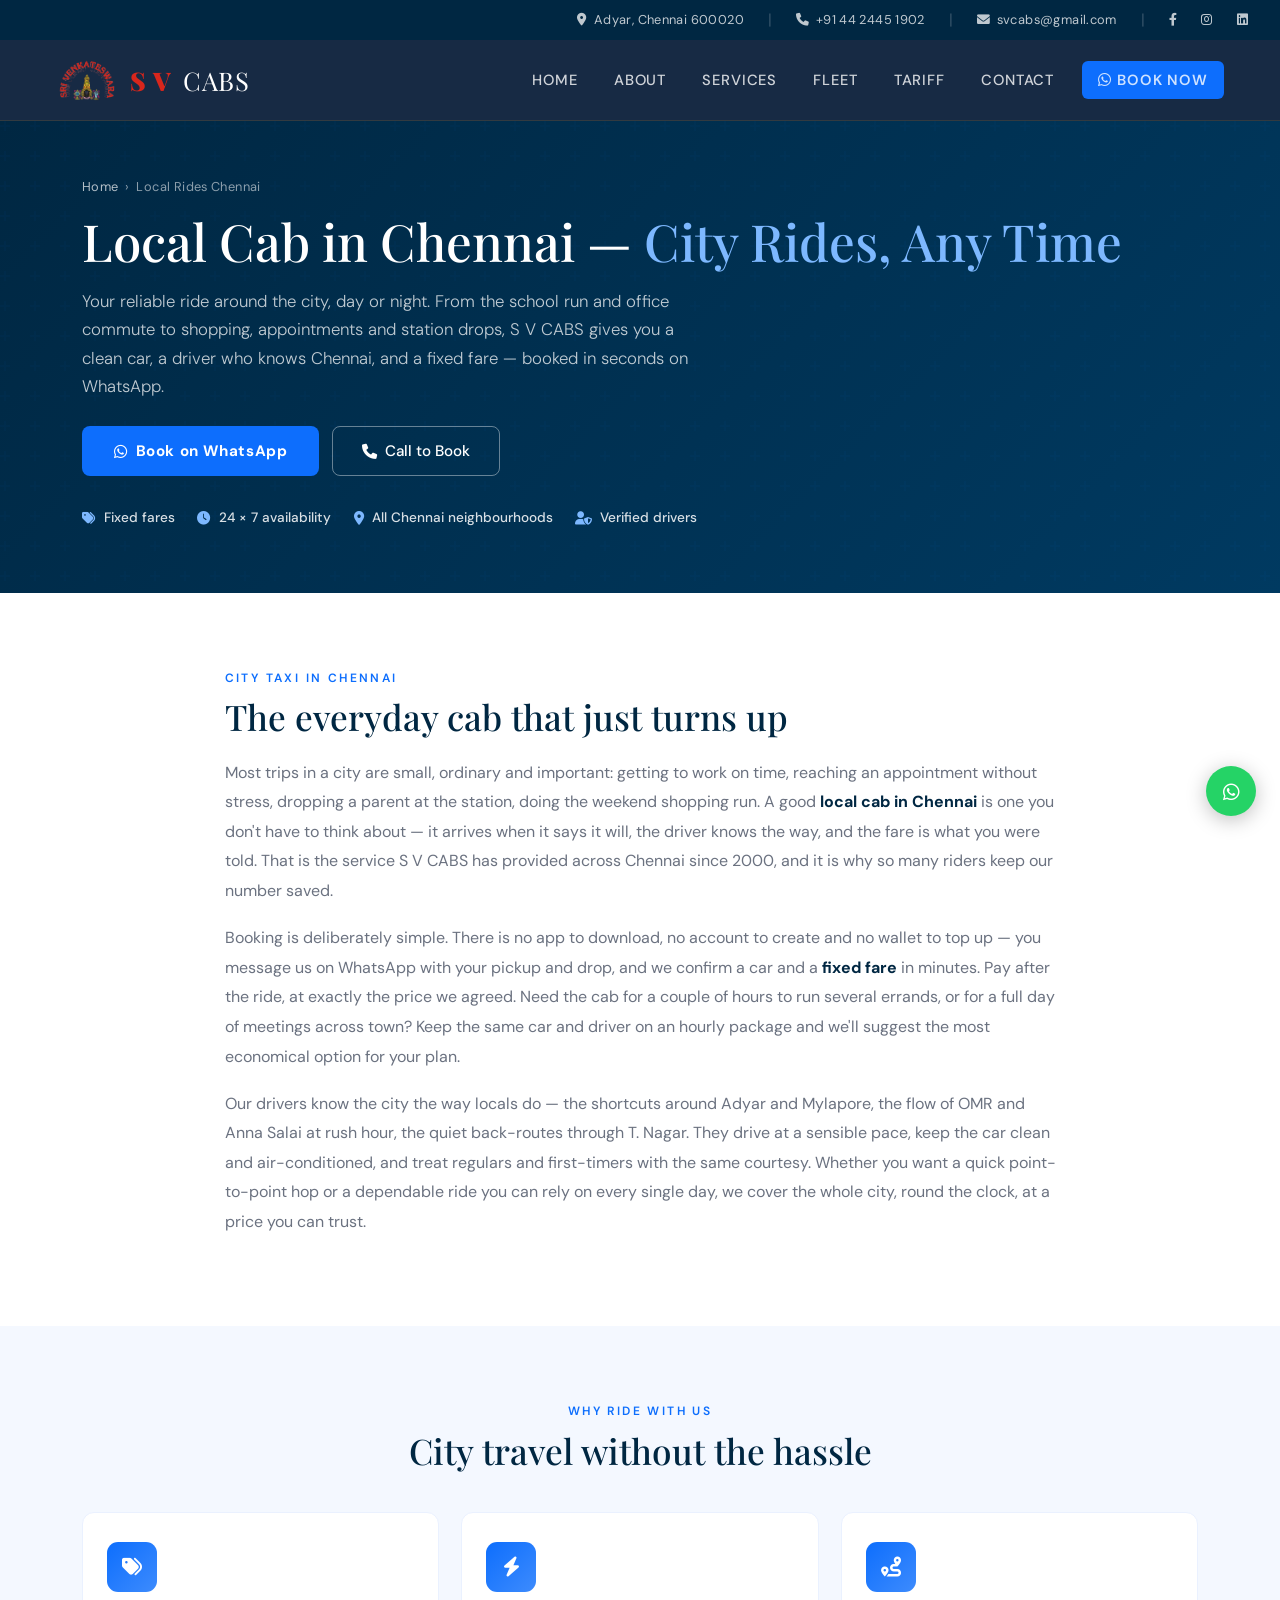
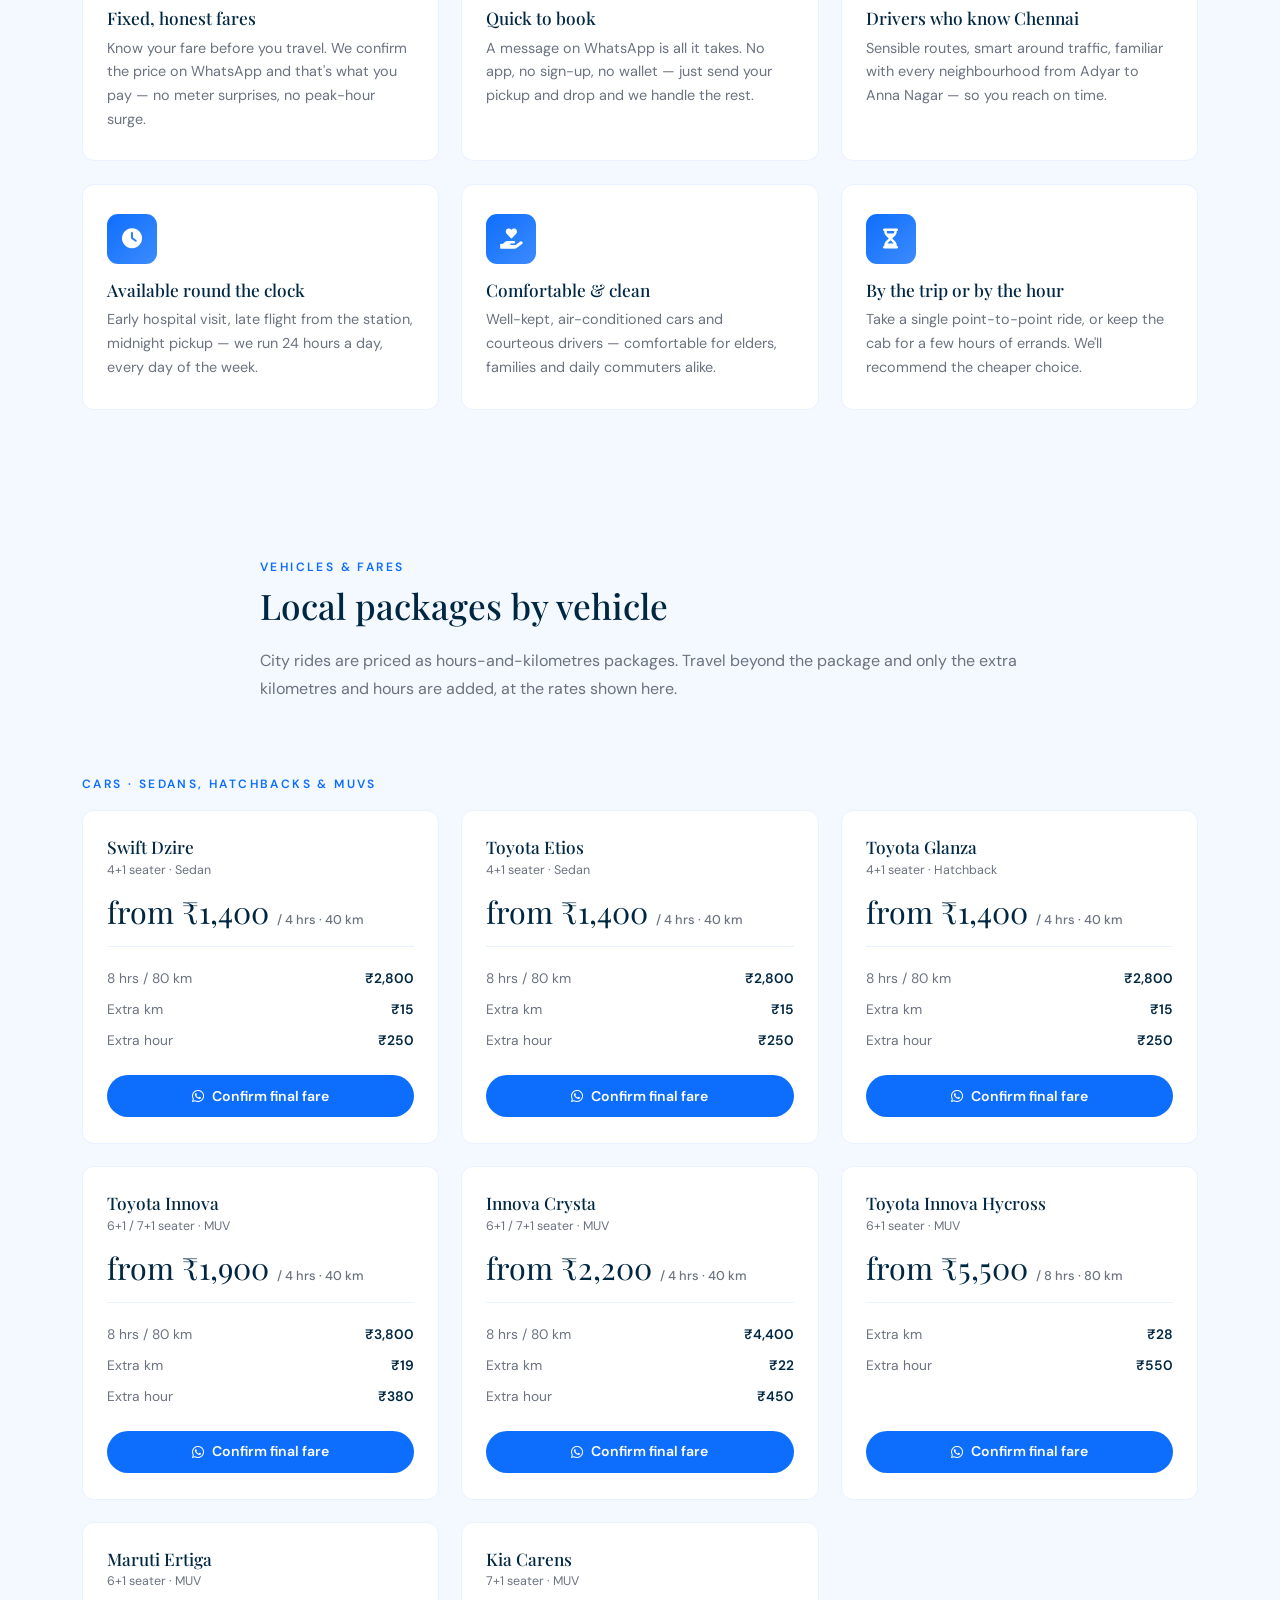
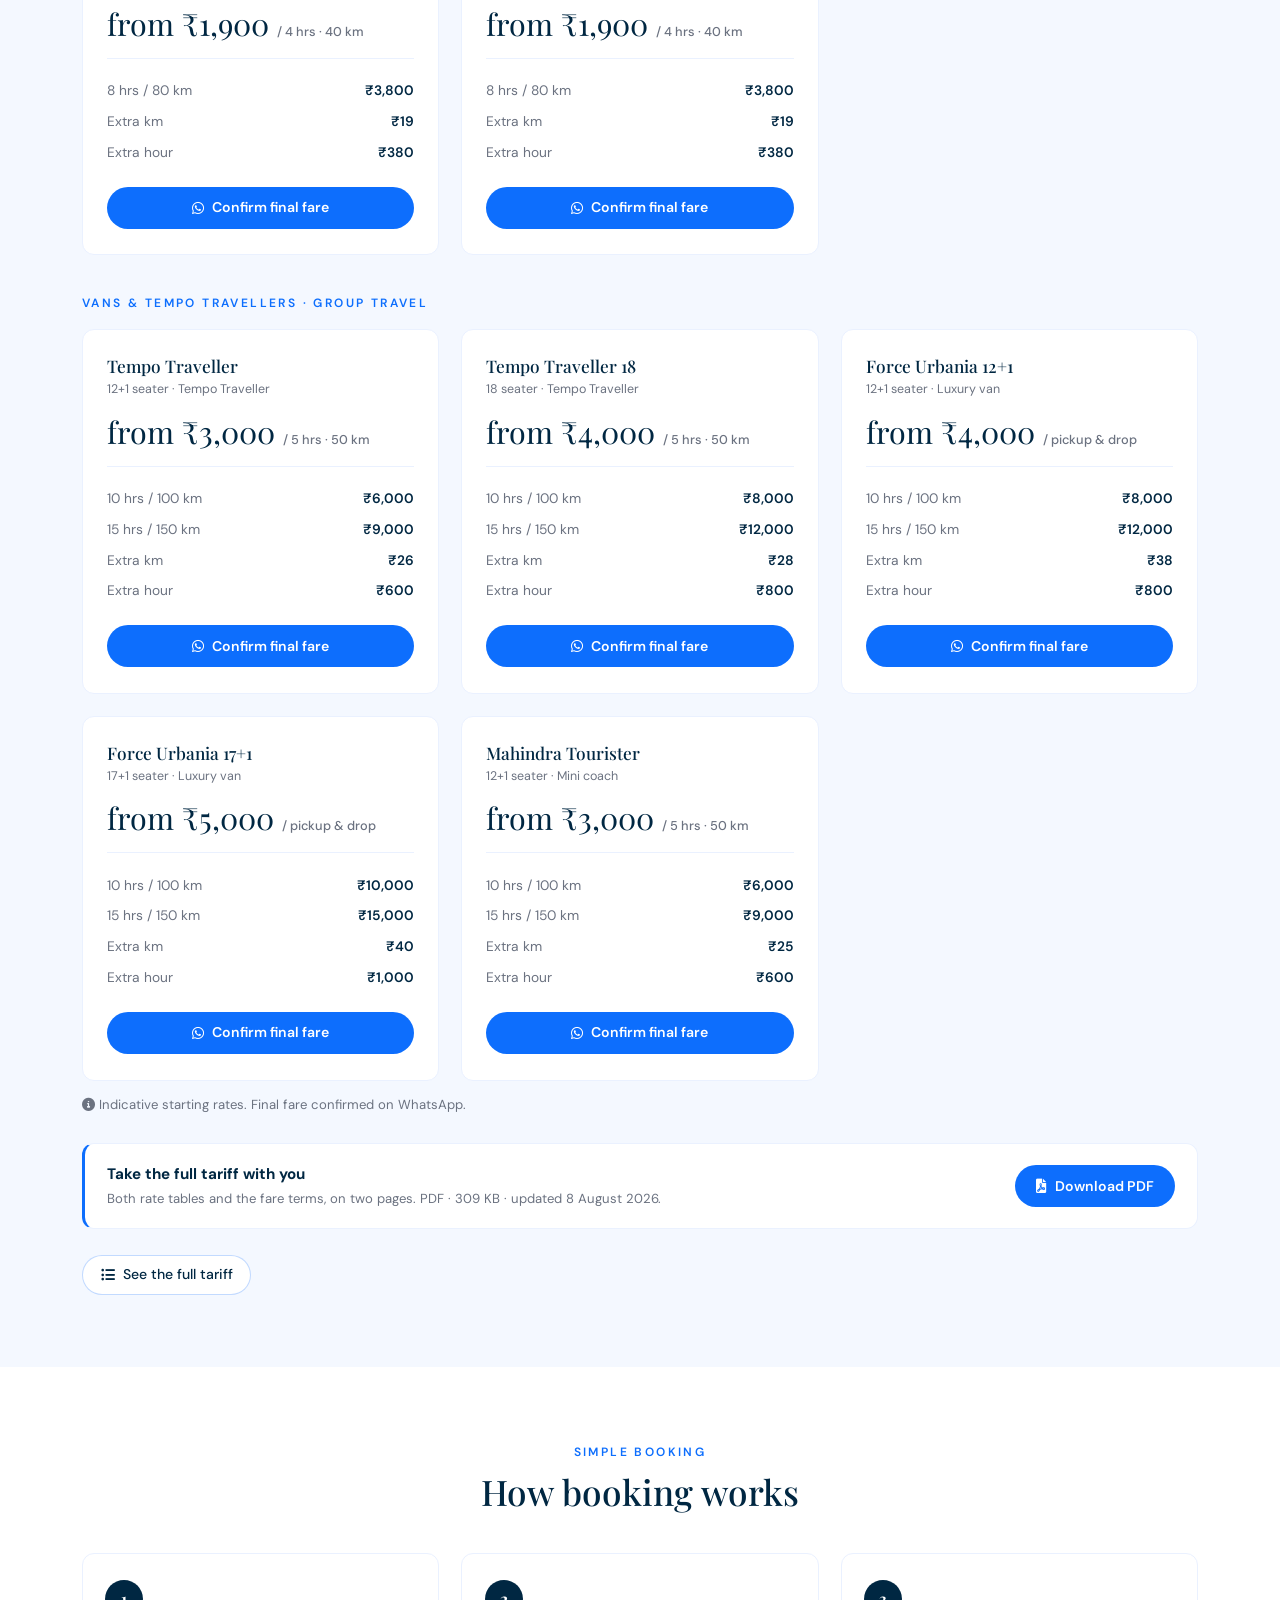
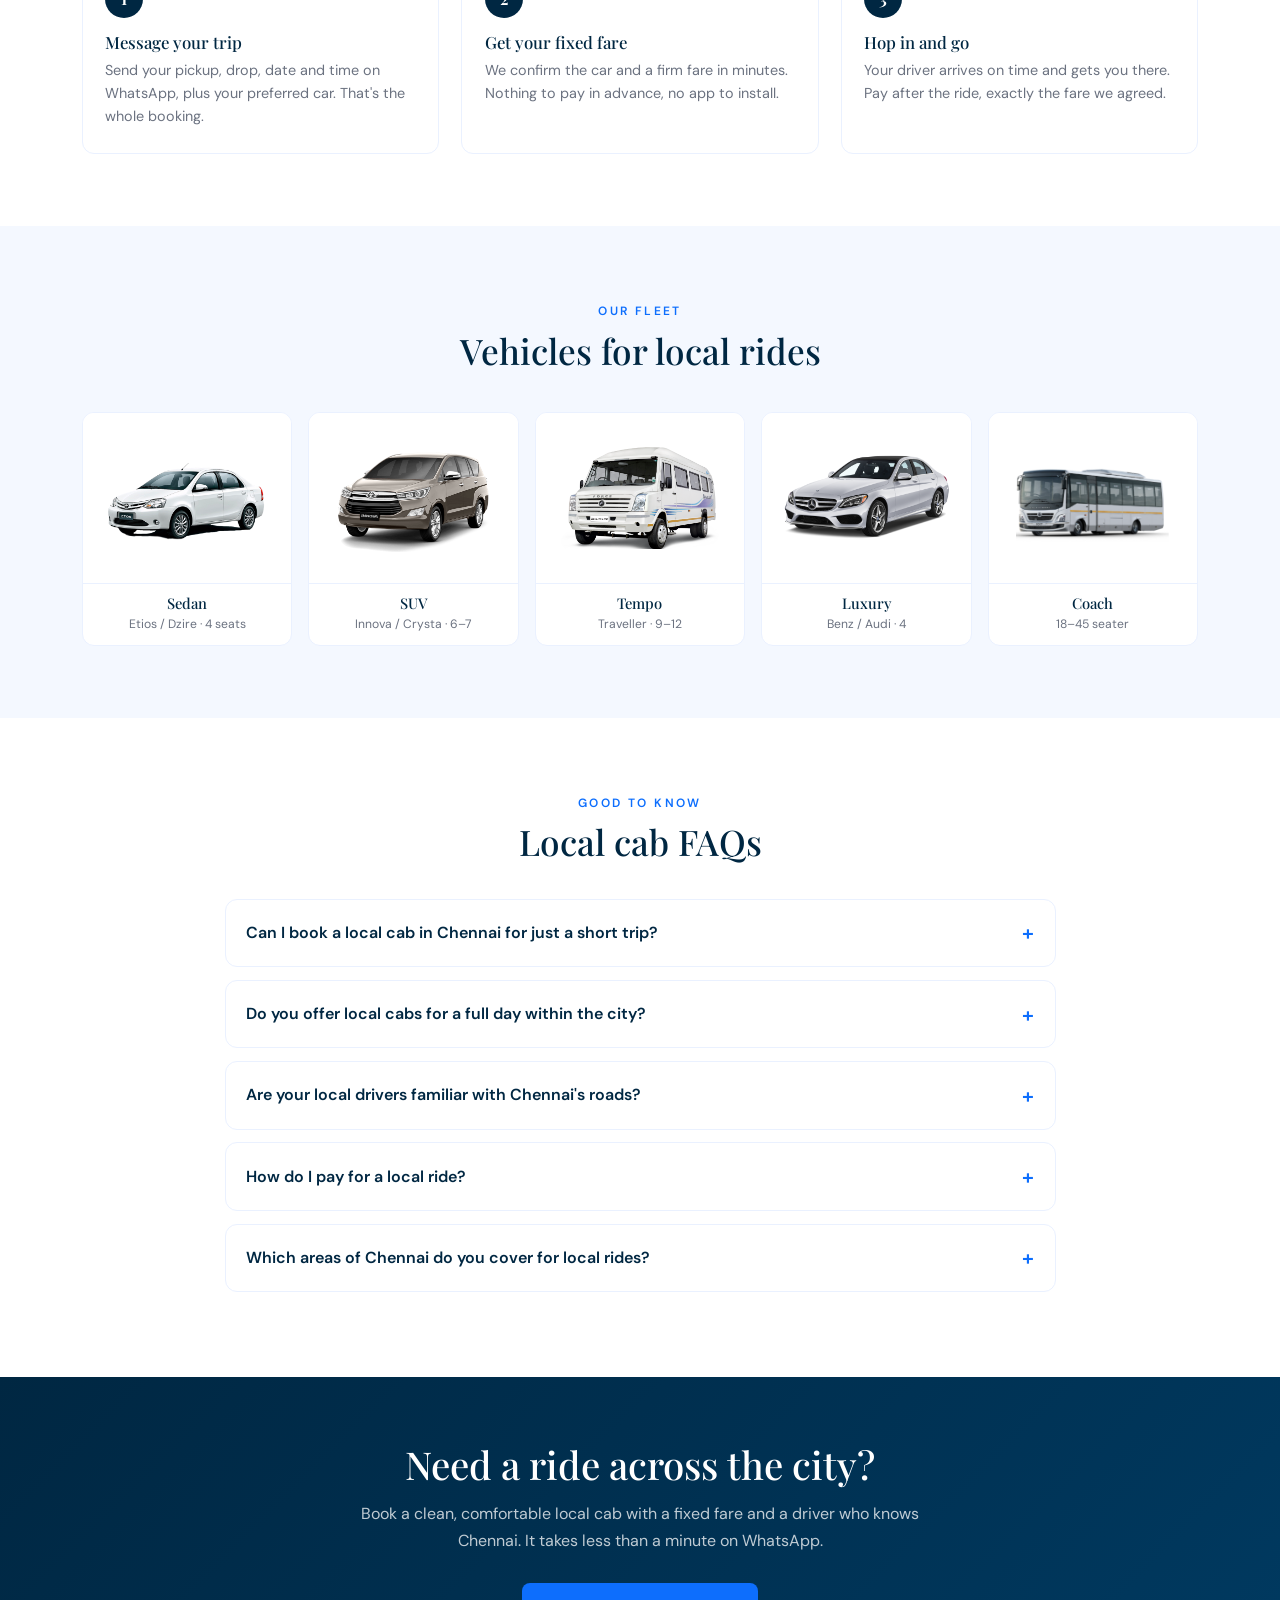
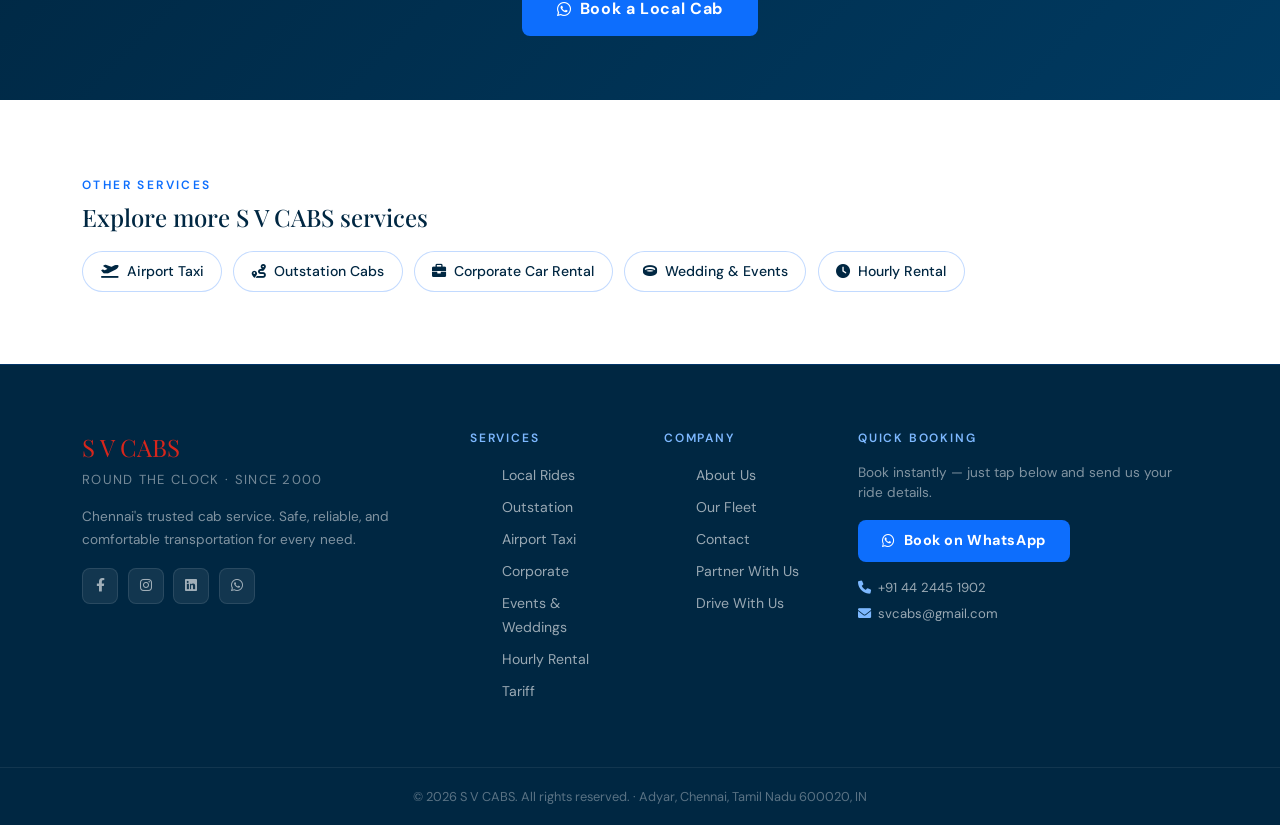
<file: local-rides.html>
<!DOCTYPE html>
<html lang="en">
<head>
  <meta charset="UTF-8" />
  <meta name="viewport" content="width=device-width, initial-scale=1.0" />

  <!-- Primary SEO -->
  <title>Local Cab Chennai | City Taxi &amp; Rides — S V CABS</title>
  <meta name="description" content="Book a local cab in Chennai with S V CABS. 24/7 city taxi for daily commutes, shopping & appointments. Clean cars, verified drivers, fixed fares on WhatsApp." />
  <meta name="keywords" content="local cab Chennai, city taxi Chennai, Chennai local taxi, local cab booking Chennai, cab within Chennai, Adyar cab, point to point taxi Chennai" />
  <meta name="author" content="S V CABS" />
  <meta name="robots" content="index, follow" />
  <link rel="canonical" href="https://svcabs.net/local-rides.html" />

  <!-- Open Graph / Facebook -->
  <meta property="og:type" content="website" />
  <meta property="og:url" content="https://svcabs.net/local-rides.html" />
  <meta property="og:title" content="Local Cab Chennai | City Taxi & Rides — S V CABS" />
  <meta property="og:description" content="24/7 local city taxi across Chennai. Clean cars, verified drivers, fixed fares. Book on WhatsApp instantly." />
  <meta property="og:image" content="https://svcabs.net/assets/images/svcabs-logo.png" />

  <!-- Twitter Card -->
  <meta name="twitter:card" content="summary_large_image" />
  <meta name="twitter:title" content="Local Cab Chennai | City Taxi & Rides — S V CABS" />
  <meta name="twitter:description" content="24/7 local city taxi across Chennai. Clean cars, fixed fares. Book on WhatsApp." />
  <meta name="twitter:image" content="https://svcabs.net/assets/images/svcabs-logo.png" />

  <!-- Geo Tags -->
  <meta name="geo.region" content="IN-TN" />
  <meta name="geo.placename" content="Chennai" />
  <meta name="geo.position" content="12.9926609;80.2521611" />
  <meta name="ICBM" content="12.9926609, 80.2521611" />

  <!-- Schema.org — Service -->
  <script type="application/ld+json">
  {
    "@context": "https://schema.org",
    "@type": "Service",
    "serviceType": "Local Cab Service in Chennai",
    "name": "Local Rides Chennai — S V CABS",
    "description": "24/7 local city taxi service across Chennai for daily commutes, shopping, appointments and point-to-point trips, with clean vehicles, verified drivers and fixed fares.",
    "areaServed": { "@type": "City", "name": "Chennai" },
    "provider": {
      "@type": "TaxiService",
      "name": "S V CABS",
      "image": "https://svcabs.net/assets/images/svcabs-logo.png",
      "url": "https://svcabs.net",
      "telephone": "+914424451902",
      "email": "svcabs@gmail.com",
      "address": {
        "@type": "PostalAddress",
        "streetAddress": "Adyar",
        "addressLocality": "Chennai",
        "addressRegion": "Tamil Nadu",
        "postalCode": "600020",
        "addressCountry": "IN"
      },
      "geo": { "@type": "GeoCoordinates", "latitude": 12.9926609, "longitude": 80.2521611 }
    },
    "availableChannel": {
      "@type": "ServiceChannel",
      "serviceUrl": "https://api.whatsapp.com/send?phone=919444141019"
    }
  }
  </script>

  <!-- Schema.org — BreadcrumbList -->
  <script type="application/ld+json">
  {
    "@context": "https://schema.org",
    "@type": "BreadcrumbList",
    "itemListElement": [
      { "@type": "ListItem", "position": 1, "name": "Home", "item": "https://svcabs.net" },
      { "@type": "ListItem", "position": 2, "name": "Local Rides Chennai", "item": "https://svcabs.net/local-rides.html" }
    ]
  }
  </script>

  <!-- Schema.org — FAQPage (must match visible FAQ verbatim) -->
  <script type="application/ld+json">
  {
    "@context": "https://schema.org",
    "@type": "FAQPage",
    "mainEntity": [
      {
        "@type": "Question",
        "name": "Can I book a local cab in Chennai for just a short trip?",
        "acceptedAnswer": { "@type": "Answer", "text": "Yes. We handle short point-to-point local rides across Chennai just as happily as longer ones — a run to the doctor, the railway station, a mall or a meeting. Send your pickup and drop on WhatsApp and we confirm a car and a fixed fare in minutes." }
      },
      {
        "@type": "Question",
        "name": "Do you offer local cabs for a full day within the city?",
        "acceptedAnswer": { "@type": "Answer", "text": "Yes. If you have errands, meetings or shopping across several stops, you can keep the same car and driver for a few hours or the whole day on an hourly package. Tell us roughly how long you need and we will suggest the most economical option." }
      },
      {
        "@type": "Question",
        "name": "Are your local drivers familiar with Chennai's roads?",
        "acceptedAnswer": { "@type": "Answer", "text": "Yes. Our drivers are experienced with Chennai's neighbourhoods and traffic, from Adyar and T. Nagar to OMR, Anna Nagar and Velachery. They take sensible routes and know how to work around peak-hour congestion so you reach on time." }
      },
      {
        "@type": "Question",
        "name": "How do I pay for a local ride?",
        "acceptedAnswer": { "@type": "Answer", "text": "You pay after the ride, at the fixed fare we confirm when you book. There is no advance payment and no app wallet to top up — the price we agree on WhatsApp is what you settle at the end of the trip." }
      },
      {
        "@type": "Question",
        "name": "Which areas of Chennai do you cover for local rides?",
        "acceptedAnswer": { "@type": "Answer", "text": "We cover the whole city, including Adyar, Besant Nagar, T. Nagar, Velachery, OMR, Anna Nagar, Porur, Guindy, Nungambakkam, Mylapore, Tambaram and everywhere in between. If you are within Chennai, we can pick you up." }
      }
    ]
  }
  </script>

  <!-- Pricing JSON-LD — generated by tools/build-fares.mjs, do not hand-edit -->
  <!-- FARES-LD:START -->
  <script type="application/ld+json">
  {
    "@context": "https://schema.org",
    "@type": "OfferCatalog",
    "name": "S V CABS, Chennai — indicative tariff",
    "url": "https://svcabs.net/local-rides.html",
    "provider": {
      "@type": "TaxiService",
      "name": "S V CABS",
      "url": "https://svcabs.net"
    },
    "itemListElement": [
      {
        "@type": "Offer",
        "name": "Swift Dzire — 4 hrs / 40 km",
        "priceSpecification": {
          "@type": "PriceSpecification",
          "price": "1400",
          "priceCurrency": "INR",
          "valueAddedTaxIncluded": false
        },
        "itemOffered": {
          "@type": "Service",
          "name": "Swift Dzire car rental, Chennai"
        },
        "availability": "https://schema.org/InStock",
        "url": "https://svcabs.net/local-rides.html"
      },
      {
        "@type": "Offer",
        "name": "Swift Dzire — 8 hrs / 80 km",
        "priceSpecification": {
          "@type": "PriceSpecification",
          "price": "2800",
          "priceCurrency": "INR",
          "valueAddedTaxIncluded": false
        },
        "itemOffered": {
          "@type": "Service",
          "name": "Swift Dzire car rental, Chennai"
        },
        "availability": "https://schema.org/InStock",
        "url": "https://svcabs.net/local-rides.html"
      },
      {
        "@type": "Offer",
        "name": "Toyota Etios — 4 hrs / 40 km",
        "priceSpecification": {
          "@type": "PriceSpecification",
          "price": "1400",
          "priceCurrency": "INR",
          "valueAddedTaxIncluded": false
        },
        "itemOffered": {
          "@type": "Service",
          "name": "Toyota Etios car rental, Chennai"
        },
        "availability": "https://schema.org/InStock",
        "url": "https://svcabs.net/local-rides.html"
      },
      {
        "@type": "Offer",
        "name": "Toyota Etios — 8 hrs / 80 km",
        "priceSpecification": {
          "@type": "PriceSpecification",
          "price": "2800",
          "priceCurrency": "INR",
          "valueAddedTaxIncluded": false
        },
        "itemOffered": {
          "@type": "Service",
          "name": "Toyota Etios car rental, Chennai"
        },
        "availability": "https://schema.org/InStock",
        "url": "https://svcabs.net/local-rides.html"
      },
      {
        "@type": "Offer",
        "name": "Toyota Glanza — 4 hrs / 40 km",
        "priceSpecification": {
          "@type": "PriceSpecification",
          "price": "1400",
          "priceCurrency": "INR",
          "valueAddedTaxIncluded": false
        },
        "itemOffered": {
          "@type": "Service",
          "name": "Toyota Glanza car rental, Chennai"
        },
        "availability": "https://schema.org/InStock",
        "url": "https://svcabs.net/local-rides.html"
      },
      {
        "@type": "Offer",
        "name": "Toyota Glanza — 8 hrs / 80 km",
        "priceSpecification": {
          "@type": "PriceSpecification",
          "price": "2800",
          "priceCurrency": "INR",
          "valueAddedTaxIncluded": false
        },
        "itemOffered": {
          "@type": "Service",
          "name": "Toyota Glanza car rental, Chennai"
        },
        "availability": "https://schema.org/InStock",
        "url": "https://svcabs.net/local-rides.html"
      },
      {
        "@type": "Offer",
        "name": "Toyota Innova — 4 hrs / 40 km",
        "priceSpecification": {
          "@type": "PriceSpecification",
          "price": "1900",
          "priceCurrency": "INR",
          "valueAddedTaxIncluded": false
        },
        "itemOffered": {
          "@type": "Service",
          "name": "Toyota Innova car rental, Chennai"
        },
        "availability": "https://schema.org/InStock",
        "url": "https://svcabs.net/local-rides.html"
      },
      {
        "@type": "Offer",
        "name": "Toyota Innova — 8 hrs / 80 km",
        "priceSpecification": {
          "@type": "PriceSpecification",
          "price": "3800",
          "priceCurrency": "INR",
          "valueAddedTaxIncluded": false
        },
        "itemOffered": {
          "@type": "Service",
          "name": "Toyota Innova car rental, Chennai"
        },
        "availability": "https://schema.org/InStock",
        "url": "https://svcabs.net/local-rides.html"
      },
      {
        "@type": "Offer",
        "name": "Innova Crysta — 4 hrs / 40 km",
        "priceSpecification": {
          "@type": "PriceSpecification",
          "price": "2200",
          "priceCurrency": "INR",
          "valueAddedTaxIncluded": false
        },
        "itemOffered": {
          "@type": "Service",
          "name": "Innova Crysta car rental, Chennai"
        },
        "availability": "https://schema.org/InStock",
        "url": "https://svcabs.net/local-rides.html"
      },
      {
        "@type": "Offer",
        "name": "Innova Crysta — 8 hrs / 80 km",
        "priceSpecification": {
          "@type": "PriceSpecification",
          "price": "4400",
          "priceCurrency": "INR",
          "valueAddedTaxIncluded": false
        },
        "itemOffered": {
          "@type": "Service",
          "name": "Innova Crysta car rental, Chennai"
        },
        "availability": "https://schema.org/InStock",
        "url": "https://svcabs.net/local-rides.html"
      },
      {
        "@type": "Offer",
        "name": "Toyota Innova Hycross — 8 hrs / 80 km",
        "priceSpecification": {
          "@type": "PriceSpecification",
          "price": "5500",
          "priceCurrency": "INR",
          "valueAddedTaxIncluded": false
        },
        "itemOffered": {
          "@type": "Service",
          "name": "Toyota Innova Hycross car rental, Chennai"
        },
        "availability": "https://schema.org/InStock",
        "url": "https://svcabs.net/local-rides.html"
      },
      {
        "@type": "Offer",
        "name": "Maruti Ertiga — 4 hrs / 40 km",
        "priceSpecification": {
          "@type": "PriceSpecification",
          "price": "1900",
          "priceCurrency": "INR",
          "valueAddedTaxIncluded": false
        },
        "itemOffered": {
          "@type": "Service",
          "name": "Maruti Ertiga car rental, Chennai"
        },
        "availability": "https://schema.org/InStock",
        "url": "https://svcabs.net/local-rides.html"
      },
      {
        "@type": "Offer",
        "name": "Maruti Ertiga — 8 hrs / 80 km",
        "priceSpecification": {
          "@type": "PriceSpecification",
          "price": "3800",
          "priceCurrency": "INR",
          "valueAddedTaxIncluded": false
        },
        "itemOffered": {
          "@type": "Service",
          "name": "Maruti Ertiga car rental, Chennai"
        },
        "availability": "https://schema.org/InStock",
        "url": "https://svcabs.net/local-rides.html"
      },
      {
        "@type": "Offer",
        "name": "Kia Carens — 4 hrs / 40 km",
        "priceSpecification": {
          "@type": "PriceSpecification",
          "price": "1900",
          "priceCurrency": "INR",
          "valueAddedTaxIncluded": false
        },
        "itemOffered": {
          "@type": "Service",
          "name": "Kia Carens car rental, Chennai"
        },
        "availability": "https://schema.org/InStock",
        "url": "https://svcabs.net/local-rides.html"
      },
      {
        "@type": "Offer",
        "name": "Kia Carens — 8 hrs / 80 km",
        "priceSpecification": {
          "@type": "PriceSpecification",
          "price": "3800",
          "priceCurrency": "INR",
          "valueAddedTaxIncluded": false
        },
        "itemOffered": {
          "@type": "Service",
          "name": "Kia Carens car rental, Chennai"
        },
        "availability": "https://schema.org/InStock",
        "url": "https://svcabs.net/local-rides.html"
      },
      {
        "@type": "Offer",
        "name": "Tempo Traveller — 5 hrs / 50 km",
        "priceSpecification": {
          "@type": "PriceSpecification",
          "price": "3000",
          "priceCurrency": "INR",
          "valueAddedTaxIncluded": false
        },
        "itemOffered": {
          "@type": "Service",
          "name": "Tempo Traveller car rental, Chennai"
        },
        "availability": "https://schema.org/InStock",
        "url": "https://svcabs.net/local-rides.html"
      },
      {
        "@type": "Offer",
        "name": "Tempo Traveller — 10 hrs / 100 km",
        "priceSpecification": {
          "@type": "PriceSpecification",
          "price": "6000",
          "priceCurrency": "INR",
          "valueAddedTaxIncluded": false
        },
        "itemOffered": {
          "@type": "Service",
          "name": "Tempo Traveller car rental, Chennai"
        },
        "availability": "https://schema.org/InStock",
        "url": "https://svcabs.net/local-rides.html"
      },
      {
        "@type": "Offer",
        "name": "Tempo Traveller — 15 hrs / 150 km",
        "priceSpecification": {
          "@type": "PriceSpecification",
          "price": "9000",
          "priceCurrency": "INR",
          "valueAddedTaxIncluded": false
        },
        "itemOffered": {
          "@type": "Service",
          "name": "Tempo Traveller car rental, Chennai"
        },
        "availability": "https://schema.org/InStock",
        "url": "https://svcabs.net/local-rides.html"
      },
      {
        "@type": "Offer",
        "name": "Tempo Traveller 18 — 5 hrs / 50 km",
        "priceSpecification": {
          "@type": "PriceSpecification",
          "price": "4000",
          "priceCurrency": "INR",
          "valueAddedTaxIncluded": false
        },
        "itemOffered": {
          "@type": "Service",
          "name": "Tempo Traveller 18 car rental, Chennai"
        },
        "availability": "https://schema.org/InStock",
        "url": "https://svcabs.net/local-rides.html"
      },
      {
        "@type": "Offer",
        "name": "Tempo Traveller 18 — 10 hrs / 100 km",
        "priceSpecification": {
          "@type": "PriceSpecification",
          "price": "8000",
          "priceCurrency": "INR",
          "valueAddedTaxIncluded": false
        },
        "itemOffered": {
          "@type": "Service",
          "name": "Tempo Traveller 18 car rental, Chennai"
        },
        "availability": "https://schema.org/InStock",
        "url": "https://svcabs.net/local-rides.html"
      },
      {
        "@type": "Offer",
        "name": "Tempo Traveller 18 — 15 hrs / 150 km",
        "priceSpecification": {
          "@type": "PriceSpecification",
          "price": "12000",
          "priceCurrency": "INR",
          "valueAddedTaxIncluded": false
        },
        "itemOffered": {
          "@type": "Service",
          "name": "Tempo Traveller 18 car rental, Chennai"
        },
        "availability": "https://schema.org/InStock",
        "url": "https://svcabs.net/local-rides.html"
      },
      {
        "@type": "Offer",
        "name": "Force Urbania 12+1 — pickup & drop",
        "priceSpecification": {
          "@type": "PriceSpecification",
          "price": "4000",
          "priceCurrency": "INR",
          "valueAddedTaxIncluded": false
        },
        "itemOffered": {
          "@type": "Service",
          "name": "Force Urbania 12+1 car rental, Chennai"
        },
        "availability": "https://schema.org/InStock",
        "url": "https://svcabs.net/local-rides.html"
      },
      {
        "@type": "Offer",
        "name": "Force Urbania 12+1 — 10 hrs / 100 km",
        "priceSpecification": {
          "@type": "PriceSpecification",
          "price": "8000",
          "priceCurrency": "INR",
          "valueAddedTaxIncluded": false
        },
        "itemOffered": {
          "@type": "Service",
          "name": "Force Urbania 12+1 car rental, Chennai"
        },
        "availability": "https://schema.org/InStock",
        "url": "https://svcabs.net/local-rides.html"
      },
      {
        "@type": "Offer",
        "name": "Force Urbania 12+1 — 15 hrs / 150 km",
        "priceSpecification": {
          "@type": "PriceSpecification",
          "price": "12000",
          "priceCurrency": "INR",
          "valueAddedTaxIncluded": false
        },
        "itemOffered": {
          "@type": "Service",
          "name": "Force Urbania 12+1 car rental, Chennai"
        },
        "availability": "https://schema.org/InStock",
        "url": "https://svcabs.net/local-rides.html"
      },
      {
        "@type": "Offer",
        "name": "Force Urbania 17+1 — pickup & drop",
        "priceSpecification": {
          "@type": "PriceSpecification",
          "price": "5000",
          "priceCurrency": "INR",
          "valueAddedTaxIncluded": false
        },
        "itemOffered": {
          "@type": "Service",
          "name": "Force Urbania 17+1 car rental, Chennai"
        },
        "availability": "https://schema.org/InStock",
        "url": "https://svcabs.net/local-rides.html"
      },
      {
        "@type": "Offer",
        "name": "Force Urbania 17+1 — 10 hrs / 100 km",
        "priceSpecification": {
          "@type": "PriceSpecification",
          "price": "10000",
          "priceCurrency": "INR",
          "valueAddedTaxIncluded": false
        },
        "itemOffered": {
          "@type": "Service",
          "name": "Force Urbania 17+1 car rental, Chennai"
        },
        "availability": "https://schema.org/InStock",
        "url": "https://svcabs.net/local-rides.html"
      },
      {
        "@type": "Offer",
        "name": "Force Urbania 17+1 — 15 hrs / 150 km",
        "priceSpecification": {
          "@type": "PriceSpecification",
          "price": "15000",
          "priceCurrency": "INR",
          "valueAddedTaxIncluded": false
        },
        "itemOffered": {
          "@type": "Service",
          "name": "Force Urbania 17+1 car rental, Chennai"
        },
        "availability": "https://schema.org/InStock",
        "url": "https://svcabs.net/local-rides.html"
      },
      {
        "@type": "Offer",
        "name": "Mahindra Tourister — 5 hrs / 50 km",
        "priceSpecification": {
          "@type": "PriceSpecification",
          "price": "3000",
          "priceCurrency": "INR",
          "valueAddedTaxIncluded": false
        },
        "itemOffered": {
          "@type": "Service",
          "name": "Mahindra Tourister car rental, Chennai"
        },
        "availability": "https://schema.org/InStock",
        "url": "https://svcabs.net/local-rides.html"
      },
      {
        "@type": "Offer",
        "name": "Mahindra Tourister — 10 hrs / 100 km",
        "priceSpecification": {
          "@type": "PriceSpecification",
          "price": "6000",
          "priceCurrency": "INR",
          "valueAddedTaxIncluded": false
        },
        "itemOffered": {
          "@type": "Service",
          "name": "Mahindra Tourister car rental, Chennai"
        },
        "availability": "https://schema.org/InStock",
        "url": "https://svcabs.net/local-rides.html"
      },
      {
        "@type": "Offer",
        "name": "Mahindra Tourister — 15 hrs / 150 km",
        "priceSpecification": {
          "@type": "PriceSpecification",
          "price": "9000",
          "priceCurrency": "INR",
          "valueAddedTaxIncluded": false
        },
        "itemOffered": {
          "@type": "Service",
          "name": "Mahindra Tourister car rental, Chennai"
        },
        "availability": "https://schema.org/InStock",
        "url": "https://svcabs.net/local-rides.html"
      }
    ]
  }
  </script>
  <!-- FARES-LD:END -->

  <link rel="icon" type="image/x-icon" href="assets/images/svcabs-ico.ico" />

  <!-- Fonts -->
  <link rel="preconnect" href="https://fonts.googleapis.com" />
  <link rel="preconnect" href="https://fonts.gstatic.com" crossorigin />
  <link href="https://fonts.googleapis.com/css2?family=Playfair+Display:wght@700;900&family=DM+Sans:wght@300;400;500;600&display=swap" rel="stylesheet" />

  <!-- Bootstrap & Icons -->
  <link href="https://cdn.jsdelivr.net/npm/bootstrap@5.3.0-alpha1/dist/css/bootstrap.min.css" rel="stylesheet" />
  <link href="https://cdnjs.cloudflare.com/ajax/libs/font-awesome/6.0.0-beta3/css/all.min.css" rel="stylesheet" />

  <style>
    /* ── SHARED TOKENS + SHELL (identical across all service pages) ── */
    :root {
      --navy:   #002742;
      --navy2:  #003a61;
      --gold:   #0d6efd;
      --gold2:  #3d8bfd;
      --cream:  #f4f8ff;
      --white:  #FFFFFF;
      --gray:   #6B7280;
      --light:  #eaf1ff;
      --red:    #D8261C;
      --font-display: 'Playfair Display', Georgia, serif;
      --font-body:    'DM Sans', system-ui, sans-serif;
      --radius: 12px;
      --transition: 0.3s cubic-bezier(.4,0,.2,1);
    }
    *, *::before, *::after { box-sizing: border-box; margin: 0; padding: 0; }
    html { scroll-behavior: smooth; }
    body { font-family: var(--font-body); background: var(--cream); color: var(--navy); overflow-x: hidden; }
    h1,h2,h3,h4 { font-family: var(--font-display); }
    a { text-decoration: none; }

    /* Floating buttons */
    .fab-wrap { position: fixed; bottom: 1.5rem; right: 1.5rem; display: flex; flex-direction: column; gap: .6rem; z-index: 1000; }
    .fab-btn { width: 50px; height: 50px; border-radius: 50%; display: flex; align-items: center; justify-content: center; font-size: 1.2rem; border: none; cursor: pointer; box-shadow: 0 4px 20px rgba(0,0,0,.25); transition: transform var(--transition), box-shadow var(--transition); }
    .fab-btn:hover { transform: translateY(-3px); box-shadow: 0 8px 28px rgba(0,0,0,.3); }
    .fab-wa  { background: #25D366; color: #fff; }
    .fab-top { background: #002742; color: #7db8ff; opacity: 0; pointer-events: none; transition: opacity var(--transition); }
    .fab-top.visible { opacity: 1; pointer-events: all; }

    /* Top bar */
    .top-bar { background: var(--navy); padding: .5rem 2rem; display: flex; justify-content: flex-end; align-items: center; gap: 1.5rem; flex-wrap: wrap; }
    .top-bar a { color: rgba(255,255,255,.75); font-size: .8rem; letter-spacing: .03em; display: flex; align-items: center; gap: .4rem; transition: color var(--transition); }
    .top-bar a:hover { color: var(--gold2); }
    .top-bar .divider { color: rgba(255,255,255,.2); }

    /* Navbar */
    #mainNavbar { background: rgba(11,31,58,.95) !important; backdrop-filter: blur(10px); padding: .8rem 2rem; transition: all var(--transition); border-bottom: 1px solid rgba(201,146,42,.15); }
    #mainNavbar.scrolled { padding: .5rem 2rem; box-shadow: 0 4px 30px rgba(0,0,0,.3); }
    .navbar-brand { display: flex; align-items: center; gap: .7rem; font-family: var(--font-display); font-size: 1.6rem; font-weight: 900; color: #D8261C !important; letter-spacing: .04em; }
    .navbar-brand img { height: 44px; width: auto; }
    .navbar-brand span { color: var(--white); font-weight: 300; }
    .navbar-toggler { border-color: rgba(13,110,253,.5); }
    .navbar-toggler-icon { background-image: url("data:image/svg+xml,%3csvg xmlns='http://www.w3.org/2000/svg' viewBox='0 0 30 30'%3e%3cpath stroke='rgba%2813%2C110%2C253%2C1%29' stroke-width='2' d='M4 7h22M4 15h22M4 23h22'/%3e%3c/svg%3e"); }
    .navbar-nav .nav-link { color: rgba(255,255,255,.8) !important; font-size: .92rem; font-weight: 500; letter-spacing: .06em; text-transform: uppercase; padding: .5rem 1rem !important; position: relative; transition: color var(--transition); }
    .navbar-nav .nav-link::after { content: ''; position: absolute; bottom: 0; left: 50%; width: 0; height: 2px; background: var(--gold2); transition: width var(--transition), left var(--transition); }
    .navbar-nav .nav-link:hover, .navbar-nav .nav-link.active { color: var(--gold2) !important; }
    .navbar-nav .nav-link:hover::after, .navbar-nav .nav-link.active::after { width: 100%; left: 0; }
    .nav-cta { background: #0d6efd; color: var(--white) !important; border-radius: 6px; font-weight: 600 !important; padding: .45rem 1.1rem !important; transition: background var(--transition) !important; }
    .nav-cta:hover { background: #0056b3 !important; color: var(--white) !important; }
    .nav-cta::after { display: none !important; }

    /* Buttons */
    .btn-gold { background: #0d6efd; color: var(--white); font-weight: 700; padding: .8rem 2rem; border-radius: 8px; font-size: .95rem; letter-spacing: .04em; border: none; display: inline-flex; align-items: center; gap: .5rem; transition: all var(--transition); }
    .btn-gold:hover { background: #0056b3; color: var(--white); transform: translateY(-2px); box-shadow: 0 8px 28px rgba(13,110,253,.4); }
    .btn-outline-white { background: transparent; color: var(--white); border: 1.5px solid rgba(255,255,255,.4); padding: .78rem 1.8rem; border-radius: 8px; font-size: .95rem; font-weight: 500; display: inline-flex; align-items: center; gap: .5rem; transition: all var(--transition); }
    .btn-outline-white:hover { background: rgba(255,255,255,.08); color: var(--white); border-color: rgba(255,255,255,.7); }

    /* ── LANDING-PAGE BLOCK (identical across all service pages) ── */
    .lp-hero { background: linear-gradient(135deg, var(--navy) 0%, var(--navy2) 100%); position: relative; overflow: hidden; padding: 3.5rem 0 4rem; }
    .lp-hero::before { content: ''; position: absolute; inset: 0; background: url("data:image/svg+xml,%3Csvg width='60' height='60' viewBox='0 0 60 60' xmlns='http://www.w3.org/2000/svg'%3E%3Cg fill='none' fill-rule='evenodd'%3E%3Cg fill='%230d6efd' fill-opacity='0.06'%3E%3Cpath d='M36 34v-4h-2v4h-4v2h4v4h2v-4h4v-2h-4zm0-30V0h-2v4h-4v2h4v4h2V6h4V4h-4zM6 34v-4H4v4H0v2h4v4h2v-4h4v-2H6zM6 4V0H4v4H0v2h4v4h2V6h4V4H6z'/%3E%3C/g%3E%3C/g%3E%3C/svg%3E"); opacity: .5; }
    .lp-hero .container { position: relative; z-index: 2; }
    .lp-breadcrumb { font-size: .8rem; color: rgba(255,255,255,.55); margin-bottom: 1rem; letter-spacing: .03em; }
    .lp-breadcrumb a { color: rgba(255,255,255,.7); }
    .lp-breadcrumb a:hover { color: var(--gold2); }
    .lp-hero h1 { font-size: clamp(2rem, 4.5vw, 3.2rem); color: var(--white); line-height: 1.15; margin-bottom: 1rem; }
    .lp-hero h1 .hl { color: #7db8ff; }
    .lp-hero .lead { color: rgba(255,255,255,.75); font-size: 1.05rem; line-height: 1.7; max-width: 620px; margin-bottom: 1.6rem; }
    .lp-hero-btns { display: flex; flex-wrap: wrap; gap: .8rem; margin-bottom: 2rem; }
    .lp-badges { display: flex; flex-wrap: wrap; gap: .6rem 1.4rem; }
    .lp-badge { display: inline-flex; align-items: center; gap: .5rem; color: rgba(255,255,255,.85); font-size: .85rem; font-weight: 500; }
    .lp-badge i { color: #7db8ff; }

    .lp-section { padding: 4.5rem 0; background: var(--white); }
    .lp-section.alt { background: var(--cream); }
    .lp-section h2 { font-size: clamp(1.6rem, 3vw, 2.2rem); color: var(--navy); margin-bottom: 1.2rem; }
    .lp-section .eyebrow { display: inline-block; color: #0d6efd; font-size: .75rem; font-weight: 600; letter-spacing: .2em; text-transform: uppercase; margin-bottom: .6rem; }
    .lp-prose p { color: var(--gray); line-height: 1.85; margin-bottom: 1.1rem; font-size: 1rem; }
    .lp-prose strong { color: var(--navy); }

    .feature-grid { display: grid; grid-template-columns: repeat(3, 1fr); gap: 1.4rem; margin-top: .5rem; }
    .feature-card { background: var(--white); border: 1px solid var(--light); border-radius: var(--radius); padding: 1.8rem 1.5rem; transition: all var(--transition); }
    .lp-section.alt .feature-card { background: var(--white); }
    .feature-card:hover { transform: translateY(-4px); box-shadow: 0 14px 40px rgba(0,0,0,.08); border-color: #0d6efd; }
    .feature-card .fc-icon { width: 50px; height: 50px; border-radius: 11px; background: linear-gradient(135deg, #0d6efd, #3d8bfd); color: var(--white); display: flex; align-items: center; justify-content: center; font-size: 1.25rem; margin-bottom: 1rem; }
    .feature-card h3 { font-size: 1.08rem; color: var(--navy); margin-bottom: .5rem; }
    .feature-card p { color: var(--gray); font-size: .9rem; line-height: 1.65; margin: 0; }

    /* Fare table */
    .fare-table { width: 100%; border-collapse: collapse; background: var(--white); border-radius: var(--radius); overflow: hidden; box-shadow: 0 8px 30px rgba(0,0,0,.06); }
    .fare-table th, .fare-table td { padding: .95rem 1.1rem; text-align: left; font-size: .92rem; border-bottom: 1px solid var(--light); }
    .fare-table thead th { background: var(--navy); color: var(--white); font-family: var(--font-body); font-weight: 600; letter-spacing: .03em; }
    .fare-table tbody tr:last-child td { border-bottom: none; }
    .fare-table td:first-child { font-weight: 600; color: var(--navy); }
    .fare-table .fare-cta { color: #0d6efd; font-weight: 600; white-space: nowrap; }
    .fare-note { color: var(--gray); font-size: .82rem; margin-top: .9rem; }
    .fare-dl { display: flex; align-items: center; justify-content: space-between; flex-wrap: wrap; gap: 1rem; margin-top: 1.8rem; padding: 1.15rem 1.4rem; background: var(--white); border: 1px solid var(--light); border-left: 3px solid #0d6efd; border-radius: var(--radius); }
    .fare-dl-txt strong { display: block; color: var(--navy); font-size: .95rem; font-weight: 700; }
    .fare-dl-txt span { color: var(--gray); font-size: .82rem; }
    .fare-dl-btn { display: inline-flex; align-items: center; gap: .5rem; background: #0d6efd; color: var(--white); font-size: .88rem; font-weight: 600; padding: .65rem 1.3rem; border-radius: 100px; white-space: nowrap; transition: all var(--transition); }
    .fare-dl-btn:hover { background: var(--navy); color: var(--white); }

    /* Fare cards */
    .fare-grid { display: grid; grid-template-columns: repeat(3, 1fr); gap: 1.4rem; margin-top: .5rem; }
    .fare-card { background: var(--white); border: 1px solid var(--light); border-radius: var(--radius); padding: 1.6rem 1.5rem; display: flex; flex-direction: column; transition: all var(--transition); }
    .lp-section.alt .fare-card { background: var(--white); }
    .fare-card:hover { transform: translateY(-4px); box-shadow: 0 14px 40px rgba(0,0,0,.08); border-color: #0d6efd; }
    .fare-card .fc-img { width: 100%; height: 130px; object-fit: contain; background: var(--white); padding: .2rem 0 .9rem; }
    .fare-card h3 { font-size: 1.08rem; color: var(--navy); margin-bottom: .2rem; }
    .fare-card .fc-seats { font-size: .78rem; color: var(--gray); margin-bottom: 1rem; }
    .fare-card .fc-rate { font-family: var(--font-display); font-size: 1.9rem; color: var(--navy); line-height: 1.1; }
    .fare-card .fc-rate small { font-family: var(--font-body); font-size: .8rem; color: var(--gray); font-weight: 500; }
    .fare-card .fc-blurb { color: var(--gray); font-size: .86rem; line-height: 1.65; margin: 1rem 0 1.2rem; }
    .fare-card .fc-rows { list-style: none; margin: 1.1rem 0 1.2rem; padding: 1rem 0 0; border-top: 1px solid var(--light); }
    .fare-card .fc-row { display: flex; justify-content: space-between; gap: 1rem; font-size: .86rem; padding: .32rem 0; }
    .fare-card .fc-row span:first-child { color: var(--gray); }
    .fare-card .fc-row span:last-child { color: var(--navy); font-weight: 600; text-align: right; }
    .fare-card .fc-btn { margin-top: auto; display: inline-flex; align-items: center; justify-content: center; gap: .5rem; background: #0d6efd; color: var(--white); font-size: .88rem; font-weight: 600; padding: .65rem 1rem; border-radius: 100px; transition: all var(--transition); }
    .fare-card .fc-btn:hover { background: var(--navy); color: var(--white); }
    .fare-card.is-quote .fc-rate { font-size: 1.25rem; color: #0d6efd; }
    .fare-card.is-pending { border-style: dashed; }

    /* Steps */
    .step-row { display: grid; grid-template-columns: repeat(3, 1fr); gap: 1.4rem; margin-top: .5rem; }
    .step { position: relative; padding: 1.6rem 1.4rem; background: var(--white); border: 1px solid var(--light); border-radius: var(--radius); }
    .step .step-num { width: 38px; height: 38px; border-radius: 50%; background: var(--navy); color: var(--white); font-family: var(--font-display); font-weight: 700; display: flex; align-items: center; justify-content: center; margin-bottom: .9rem; }
    .step h3 { font-size: 1.05rem; color: var(--navy); margin-bottom: .4rem; }
    .step p { color: var(--gray); font-size: .9rem; line-height: 1.6; margin: 0; }

    /* Fleet strip */
    .fleet-strip { display: grid; grid-template-columns: repeat(5, 1fr); gap: 1rem; margin-top: .5rem; }
    .fleet-tile { border: 1px solid var(--light); border-radius: var(--radius); overflow: hidden; background: var(--white); transition: all var(--transition); }
    .fleet-tile:hover { transform: translateY(-4px); box-shadow: 0 12px 34px rgba(0,0,0,.1); }
    .fleet-tile img { width: 100%; object-fit: contain; height: 170px; padding: .85rem 1rem; background: #fff; }
    .fleet-tile .ft-cap { text-align: center; padding: .7rem; border-top: 1px solid var(--light); }
    .fleet-tile .ft-cap h4 { font-size: .92rem; color: var(--navy); margin-bottom: .15rem; }
    .fleet-tile .ft-cap p { font-size: .76rem; color: var(--gray); margin: 0; }

    /* FAQ */
    .faq-item { background: var(--white); border: 1px solid var(--light); border-radius: var(--radius); margin-bottom: .8rem; overflow: hidden; }
    .faq-item summary { cursor: pointer; list-style: none; padding: 1.1rem 1.3rem; font-weight: 600; color: var(--navy); font-size: 1rem; display: flex; justify-content: space-between; align-items: center; gap: 1rem; }
    .faq-item summary::-webkit-details-marker { display: none; }
    .faq-item summary::after { content: '\002B'; color: #0d6efd; font-size: 1.3rem; flex-shrink: 0; transition: transform var(--transition); }
    .faq-item[open] summary::after { transform: rotate(45deg); }
    .faq-item .faq-body { padding: 0 1.3rem 1.2rem; color: var(--gray); line-height: 1.75; font-size: .94rem; }

    /* CTA */
    .lp-cta { background: linear-gradient(135deg, var(--navy) 0%, var(--navy2) 100%); padding: 4rem 0; text-align: center; position: relative; overflow: hidden; }
    .lp-cta h2 { color: var(--white); font-size: clamp(1.7rem, 3.2vw, 2.4rem); margin-bottom: .8rem; }
    .lp-cta p { color: rgba(255,255,255,.75); max-width: 560px; margin: 0 auto 1.8rem; line-height: 1.7; }

    /* Related */
    .related { display: flex; flex-wrap: wrap; gap: .7rem; margin-top: .5rem; }
    .related a { display: inline-flex; align-items: center; gap: .5rem; background: var(--white); border: 1.5px solid rgba(13,110,253,.25); color: var(--navy); font-size: .88rem; font-weight: 500; padding: .55rem 1.1rem; border-radius: 100px; transition: all var(--transition); }
    .related a:hover { background: #0d6efd; color: var(--white); border-color: #0d6efd; }

    /* Footer */
    .site-footer { background: var(--navy); border-top: 1px solid rgba(13,110,253,.2); padding: 4rem 0 0; }
    .footer-brand { font-family: var(--font-display); color: #D8261C; font-size: 1.5rem; margin-bottom: .3rem; }
    .footer-tagline { color: rgba(255,255,255,.45); font-size: .82rem; letter-spacing: .1em; text-transform: uppercase; }
    .footer-section-title { color: #7db8ff; font-size: .75rem; font-weight: 600; letter-spacing: .15em; text-transform: uppercase; margin-bottom: 1rem; }
    .footer-links { list-style: none; }
    .footer-links li { margin-bottom: .5rem; }
    .footer-links a { color: rgba(255,255,255,.6); font-size: .88rem; transition: color var(--transition); }
    .footer-links a:hover { color: #7db8ff; }
    .footer-bottom { border-top: 1px solid rgba(255,255,255,.07); padding: 1.2rem 0; margin-top: 3rem; text-align: center; color: rgba(255,255,255,.35); font-size: .8rem; }
    .social-row { display: flex; gap: .6rem; margin-top: .5rem; }
    .social-btn { width: 36px; height: 36px; border-radius: 8px; background: rgba(255,255,255,.07); color: rgba(255,255,255,.6); display: flex; align-items: center; justify-content: center; font-size: .85rem; border: 1px solid rgba(255,255,255,.1); transition: all var(--transition); }
    .social-btn:hover { background: #0d6efd; color: var(--white); border-color: #0d6efd; }

    /* Responsive */
    @media (max-width: 991px) {
      .feature-grid, .step-row, .fare-grid { grid-template-columns: 1fr 1fr; }
      .fleet-strip { grid-template-columns: repeat(3, 1fr); }
    }
    @media (max-width: 767px) {
      .top-bar { display: none; }
      .feature-grid, .step-row, .fare-grid { grid-template-columns: 1fr; }
      .fleet-strip { grid-template-columns: 1fr 1fr; }
      .fare-table { display: block; overflow-x: auto; white-space: nowrap; }
    }
  </style>
</head>
<body>

<!-- FLOATING BUTTONS -->
<div class="fab-wrap">
  <a href="https://api.whatsapp.com/send?phone=919444141019&text=Hi!%20I%20would%20like%20to%20book%20a%20local%20cab%20in%20Chennai." target="_blank" class="fab-btn fab-wa" title="Chat on WhatsApp" aria-label="WhatsApp">
    <i class="fab fa-whatsapp"></i>
  </a>
  <button class="fab-btn fab-top" id="goToTop" title="Go to top" aria-label="Go to top">
    <i class="fa fa-chevron-up"></i>
  </button>
</div>

<!-- TOP BAR -->
<div class="top-bar d-none d-md-flex">
  <a href="https://maps.google.com/?q=S.V.CABS+Adyar+Chennai" target="_blank"><i class="fas fa-map-marker-alt"></i> Adyar, Chennai 600020</a>
  <span class="divider">|</span>
  <a href="tel:914424451902"><i class="fas fa-phone"></i> +91 44 2445 1902</a>
  <span class="divider">|</span>
  <a href="mailto:svcabs@gmail.com"><i class="fas fa-envelope"></i> svcabs@gmail.com</a>
  <span class="divider">|</span>
  <a href="https://www.facebook.com/profile.php?id=100063710363805" target="_blank" aria-label="Facebook"><i class="fab fa-facebook-f"></i></a>
  <a href="https://www.instagram.com/svcabs?igsh=MWVydGlleWt5ZGxzYg==" target="_blank" aria-label="Instagram"><i class="fab fa-instagram"></i></a>
  <a href="https://www.linkedin.com/company/s-v-cabs/" target="_blank" aria-label="LinkedIn"><i class="fab fa-linkedin"></i></a>
</div>

<!-- NAVBAR -->
<nav class="navbar navbar-expand-lg" id="mainNavbar">
  <div class="container-fluid px-3 px-md-4">
    <a class="navbar-brand" href="index.html">
      <img src="assets/images/svcabs-logo.png" alt="S V CABS Logo" />
      S V <span>CABS</span>
    </a>
    <button class="navbar-toggler" type="button" data-bs-toggle="collapse" data-bs-target="#navbarNav" aria-controls="navbarNav" aria-expanded="false" aria-label="Toggle navigation">
      <span class="navbar-toggler-icon"></span>
    </button>
    <div class="collapse navbar-collapse justify-content-end" id="navbarNav">
      <ul class="navbar-nav align-items-center gap-1">
        <li class="nav-item"><a class="nav-link" href="index.html">Home</a></li>
        <li class="nav-item"><a class="nav-link" href="index.html#about">About</a></li>
        <li class="nav-item"><a class="nav-link" href="index.html#services">Services</a></li>
        <li class="nav-item"><a class="nav-link" href="index.html#fleet">Fleet</a></li>
        <li class="nav-item"><a class="nav-link" href="tariff.html">Tariff</a></li>
        <li class="nav-item"><a class="nav-link" href="index.html#contact">Contact</a></li>
        <li class="nav-item ms-2">
          <a class="nav-link nav-cta" href="https://api.whatsapp.com/send?phone=919444141019&text=Hi!%20I%20would%20like%20to%20book%20a%20local%20cab%20in%20Chennai." target="_blank">
            <i class="fab fa-whatsapp"></i> Book Now
          </a>
        </li>
      </ul>
    </div>
  </div>
</nav>

<!-- HERO -->
<section class="lp-hero">
  <div class="container">
    <nav class="lp-breadcrumb" aria-label="Breadcrumb">
      <a href="index.html">Home</a> &nbsp;›&nbsp; Local Rides Chennai
    </nav>
    <h1>Local Cab in Chennai — <span class="hl">City Rides, Any Time</span></h1>
    <p class="lead">Your reliable ride around the city, day or night. From the school run and office commute to shopping, appointments and station drops, S V CABS gives you a clean car, a driver who knows Chennai, and a fixed fare — booked in seconds on WhatsApp.</p>
    <div class="lp-hero-btns">
      <a href="https://api.whatsapp.com/send?phone=919444141019&text=Hi!%20I%20would%20like%20to%20book%20a%20local%20cab%20in%20Chennai." target="_blank" class="btn-gold"><i class="fab fa-whatsapp"></i> Book on WhatsApp</a>
      <a href="tel:914424451902" class="btn-outline-white"><i class="fas fa-phone"></i> Call to Book</a>
    </div>
    <div class="lp-badges">
      <span class="lp-badge"><i class="fas fa-tags"></i> Fixed fares</span>
      <span class="lp-badge"><i class="fas fa-clock"></i> 24 × 7 availability</span>
      <span class="lp-badge"><i class="fas fa-location-dot"></i> All Chennai neighbourhoods</span>
      <span class="lp-badge"><i class="fas fa-user-shield"></i> Verified drivers</span>
    </div>
  </div>
</section>

<!-- INTRO -->
<section class="lp-section">
  <div class="container">
    <div class="row justify-content-center">
      <div class="col-lg-9 lp-prose">
        <div class="eyebrow">City Taxi in Chennai</div>
        <h2>The everyday cab that just turns up</h2>
        <p>Most trips in a city are small, ordinary and important: getting to work on time, reaching an appointment without stress, dropping a parent at the station, doing the weekend shopping run. A good <strong>local cab in Chennai</strong> is one you don't have to think about — it arrives when it says it will, the driver knows the way, and the fare is what you were told. That is the service S V CABS has provided across Chennai since 2000, and it is why so many riders keep our number saved.</p>
        <p>Booking is deliberately simple. There is no app to download, no account to create and no wallet to top up — you message us on WhatsApp with your pickup and drop, and we confirm a car and a <strong>fixed fare</strong> in minutes. Pay after the ride, at exactly the price we agreed. Need the cab for a couple of hours to run several errands, or for a full day of meetings across town? Keep the same car and driver on an hourly package and we'll suggest the most economical option for your plan.</p>
        <p>Our drivers know the city the way locals do — the shortcuts around Adyar and Mylapore, the flow of OMR and Anna Salai at rush hour, the quiet back-routes through T. Nagar. They drive at a sensible pace, keep the car clean and air-conditioned, and treat regulars and first-timers with the same courtesy. Whether you want a quick point-to-point hop or a dependable ride you can rely on every single day, we cover the whole city, round the clock, at a price you can trust.</p>
      </div>
    </div>
  </div>
</section>

<!-- FEATURES -->
<section class="lp-section alt">
  <div class="container">
    <div class="text-center" style="max-width:640px;margin:0 auto 2.5rem">
      <div class="eyebrow">Why ride with us</div>
      <h2>City travel without the hassle</h2>
    </div>
    <div class="feature-grid">
      <div class="feature-card">
        <div class="fc-icon"><i class="fas fa-tags"></i></div>
        <h3>Fixed, honest fares</h3>
        <p>Know your fare before you travel. We confirm the price on WhatsApp and that's what you pay — no meter surprises, no peak-hour surge.</p>
      </div>
      <div class="feature-card">
        <div class="fc-icon"><i class="fas fa-bolt"></i></div>
        <h3>Quick to book</h3>
        <p>A message on WhatsApp is all it takes. No app, no sign-up, no wallet — just send your pickup and drop and we handle the rest.</p>
      </div>
      <div class="feature-card">
        <div class="fc-icon"><i class="fas fa-route"></i></div>
        <h3>Drivers who know Chennai</h3>
        <p>Sensible routes, smart around traffic, familiar with every neighbourhood from Adyar to Anna Nagar — so you reach on time.</p>
      </div>
      <div class="feature-card">
        <div class="fc-icon"><i class="fas fa-clock"></i></div>
        <h3>Available round the clock</h3>
        <p>Early hospital visit, late flight from the station, midnight pickup — we run 24 hours a day, every day of the week.</p>
      </div>
      <div class="feature-card">
        <div class="fc-icon"><i class="fas fa-hand-holding-heart"></i></div>
        <h3>Comfortable &amp; clean</h3>
        <p>Well-kept, air-conditioned cars and courteous drivers — comfortable for elders, families and daily commuters alike.</p>
      </div>
      <div class="feature-card">
        <div class="fc-icon"><i class="fas fa-hourglass-half"></i></div>
        <h3>By the trip or by the hour</h3>
        <p>Take a single point-to-point ride, or keep the cab for a few hours of errands. We'll recommend the cheaper choice.</p>
      </div>
    </div>
  </div>
</section>

<!-- LOCAL FARES -->
<section class="lp-section alt">
  <div class="container">
    <div style="max-width:760px;margin:0 auto 2rem">
      <div class="eyebrow">Vehicles &amp; fares</div>
      <h2>Local packages by vehicle</h2>
      <p class="lp-prose" style="color:var(--gray);line-height:1.8">City rides are priced as hours-and-kilometres packages. Travel beyond the package and only the extra kilometres and hours are added, at the rates shown here.</p>
    </div>
<!-- FARES:START -->
  <div class="eyebrow" style="margin-top:2.4rem">Cars · Sedans, hatchbacks &amp; MUVs</div>
  <div class="fare-grid">
    <div class="fare-card">
      <h3>Swift Dzire</h3>
      <p class="fc-seats">4+1 seater · Sedan</p>
      <div class="fc-rate">from ₹1,400 <small>/ 4 hrs · 40 km</small></div>
      <ul class="fc-rows">
        <li class="fc-row"><span>8 hrs / 80 km</span><span>₹2,800</span></li>
        <li class="fc-row"><span>Extra km</span><span>₹15</span></li>
        <li class="fc-row"><span>Extra hour</span><span>₹250</span></li>
      </ul>
      <a href="https://api.whatsapp.com/send?phone=919444141019&text=Hi!%20I%20would%20like%20a%20fare%20for%20the%20Swift%20Dzire%20in%20Chennai." target="_blank" rel="noopener" class="fc-btn"><i class="fab fa-whatsapp"></i> Confirm final fare</a>
    </div>
    <div class="fare-card">
      <h3>Toyota Etios</h3>
      <p class="fc-seats">4+1 seater · Sedan</p>
      <div class="fc-rate">from ₹1,400 <small>/ 4 hrs · 40 km</small></div>
      <ul class="fc-rows">
        <li class="fc-row"><span>8 hrs / 80 km</span><span>₹2,800</span></li>
        <li class="fc-row"><span>Extra km</span><span>₹15</span></li>
        <li class="fc-row"><span>Extra hour</span><span>₹250</span></li>
      </ul>
      <a href="https://api.whatsapp.com/send?phone=919444141019&text=Hi!%20I%20would%20like%20a%20fare%20for%20the%20Toyota%20Etios%20in%20Chennai." target="_blank" rel="noopener" class="fc-btn"><i class="fab fa-whatsapp"></i> Confirm final fare</a>
    </div>
    <div class="fare-card">
      <h3>Toyota Glanza</h3>
      <p class="fc-seats">4+1 seater · Hatchback</p>
      <div class="fc-rate">from ₹1,400 <small>/ 4 hrs · 40 km</small></div>
      <ul class="fc-rows">
        <li class="fc-row"><span>8 hrs / 80 km</span><span>₹2,800</span></li>
        <li class="fc-row"><span>Extra km</span><span>₹15</span></li>
        <li class="fc-row"><span>Extra hour</span><span>₹250</span></li>
      </ul>
      <a href="https://api.whatsapp.com/send?phone=919444141019&text=Hi!%20I%20would%20like%20a%20fare%20for%20the%20Toyota%20Glanza%20in%20Chennai." target="_blank" rel="noopener" class="fc-btn"><i class="fab fa-whatsapp"></i> Confirm final fare</a>
    </div>
    <div class="fare-card">
      <h3>Toyota Innova</h3>
      <p class="fc-seats">6+1 / 7+1 seater · MUV</p>
      <div class="fc-rate">from ₹1,900 <small>/ 4 hrs · 40 km</small></div>
      <ul class="fc-rows">
        <li class="fc-row"><span>8 hrs / 80 km</span><span>₹3,800</span></li>
        <li class="fc-row"><span>Extra km</span><span>₹19</span></li>
        <li class="fc-row"><span>Extra hour</span><span>₹380</span></li>
      </ul>
      <a href="https://api.whatsapp.com/send?phone=919444141019&text=Hi!%20I%20would%20like%20a%20fare%20for%20the%20Toyota%20Innova%20in%20Chennai." target="_blank" rel="noopener" class="fc-btn"><i class="fab fa-whatsapp"></i> Confirm final fare</a>
    </div>
    <div class="fare-card">
      <h3>Innova Crysta</h3>
      <p class="fc-seats">6+1 / 7+1 seater · MUV</p>
      <div class="fc-rate">from ₹2,200 <small>/ 4 hrs · 40 km</small></div>
      <ul class="fc-rows">
        <li class="fc-row"><span>8 hrs / 80 km</span><span>₹4,400</span></li>
        <li class="fc-row"><span>Extra km</span><span>₹22</span></li>
        <li class="fc-row"><span>Extra hour</span><span>₹450</span></li>
      </ul>
      <a href="https://api.whatsapp.com/send?phone=919444141019&text=Hi!%20I%20would%20like%20a%20fare%20for%20the%20Innova%20Crysta%20in%20Chennai." target="_blank" rel="noopener" class="fc-btn"><i class="fab fa-whatsapp"></i> Confirm final fare</a>
    </div>
    <div class="fare-card">
      <h3>Toyota Innova Hycross</h3>
      <p class="fc-seats">6+1 seater · MUV</p>
      <div class="fc-rate">from ₹5,500 <small>/ 8 hrs · 80 km</small></div>
      <ul class="fc-rows">
        <li class="fc-row"><span>Extra km</span><span>₹28</span></li>
        <li class="fc-row"><span>Extra hour</span><span>₹550</span></li>
      </ul>
      <a href="https://api.whatsapp.com/send?phone=919444141019&text=Hi!%20I%20would%20like%20a%20fare%20for%20the%20Toyota%20Innova%20Hycross%20in%20Chennai." target="_blank" rel="noopener" class="fc-btn"><i class="fab fa-whatsapp"></i> Confirm final fare</a>
    </div>
    <div class="fare-card">
      <h3>Maruti Ertiga</h3>
      <p class="fc-seats">6+1 seater · MUV</p>
      <div class="fc-rate">from ₹1,900 <small>/ 4 hrs · 40 km</small></div>
      <ul class="fc-rows">
        <li class="fc-row"><span>8 hrs / 80 km</span><span>₹3,800</span></li>
        <li class="fc-row"><span>Extra km</span><span>₹19</span></li>
        <li class="fc-row"><span>Extra hour</span><span>₹380</span></li>
      </ul>
      <a href="https://api.whatsapp.com/send?phone=919444141019&text=Hi!%20I%20would%20like%20a%20fare%20for%20the%20Maruti%20Ertiga%20in%20Chennai." target="_blank" rel="noopener" class="fc-btn"><i class="fab fa-whatsapp"></i> Confirm final fare</a>
    </div>
    <div class="fare-card">
      <h3>Kia Carens</h3>
      <p class="fc-seats">7+1 seater · MUV</p>
      <div class="fc-rate">from ₹1,900 <small>/ 4 hrs · 40 km</small></div>
      <ul class="fc-rows">
        <li class="fc-row"><span>8 hrs / 80 km</span><span>₹3,800</span></li>
        <li class="fc-row"><span>Extra km</span><span>₹19</span></li>
        <li class="fc-row"><span>Extra hour</span><span>₹380</span></li>
      </ul>
      <a href="https://api.whatsapp.com/send?phone=919444141019&text=Hi!%20I%20would%20like%20a%20fare%20for%20the%20Kia%20Carens%20in%20Chennai." target="_blank" rel="noopener" class="fc-btn"><i class="fab fa-whatsapp"></i> Confirm final fare</a>
    </div>
  </div>
  <div class="eyebrow" style="margin-top:2.4rem">Vans &amp; Tempo Travellers · Group travel</div>
  <div class="fare-grid">
    <div class="fare-card">
      <h3>Tempo Traveller</h3>
      <p class="fc-seats">12+1 seater · Tempo Traveller</p>
      <div class="fc-rate">from ₹3,000 <small>/ 5 hrs · 50 km</small></div>
      <ul class="fc-rows">
        <li class="fc-row"><span>10 hrs / 100 km</span><span>₹6,000</span></li>
        <li class="fc-row"><span>15 hrs / 150 km</span><span>₹9,000</span></li>
        <li class="fc-row"><span>Extra km</span><span>₹26</span></li>
        <li class="fc-row"><span>Extra hour</span><span>₹600</span></li>
      </ul>
      <a href="https://api.whatsapp.com/send?phone=919444141019&text=Hi!%20I%20would%20like%20a%20fare%20for%20the%20Tempo%20Traveller%20in%20Chennai." target="_blank" rel="noopener" class="fc-btn"><i class="fab fa-whatsapp"></i> Confirm final fare</a>
    </div>
    <div class="fare-card">
      <h3>Tempo Traveller 18</h3>
      <p class="fc-seats">18 seater · Tempo Traveller</p>
      <div class="fc-rate">from ₹4,000 <small>/ 5 hrs · 50 km</small></div>
      <ul class="fc-rows">
        <li class="fc-row"><span>10 hrs / 100 km</span><span>₹8,000</span></li>
        <li class="fc-row"><span>15 hrs / 150 km</span><span>₹12,000</span></li>
        <li class="fc-row"><span>Extra km</span><span>₹28</span></li>
        <li class="fc-row"><span>Extra hour</span><span>₹800</span></li>
      </ul>
      <a href="https://api.whatsapp.com/send?phone=919444141019&text=Hi!%20I%20would%20like%20a%20fare%20for%20the%20Tempo%20Traveller%2018%20in%20Chennai." target="_blank" rel="noopener" class="fc-btn"><i class="fab fa-whatsapp"></i> Confirm final fare</a>
    </div>
    <div class="fare-card">
      <h3>Force Urbania 12+1</h3>
      <p class="fc-seats">12+1 seater · Luxury van</p>
      <div class="fc-rate">from ₹4,000 <small>/ pickup &amp; drop</small></div>
      <ul class="fc-rows">
        <li class="fc-row"><span>10 hrs / 100 km</span><span>₹8,000</span></li>
        <li class="fc-row"><span>15 hrs / 150 km</span><span>₹12,000</span></li>
        <li class="fc-row"><span>Extra km</span><span>₹38</span></li>
        <li class="fc-row"><span>Extra hour</span><span>₹800</span></li>
      </ul>
      <a href="https://api.whatsapp.com/send?phone=919444141019&text=Hi!%20I%20would%20like%20a%20fare%20for%20the%20Force%20Urbania%2012%2B1%20in%20Chennai." target="_blank" rel="noopener" class="fc-btn"><i class="fab fa-whatsapp"></i> Confirm final fare</a>
    </div>
    <div class="fare-card">
      <h3>Force Urbania 17+1</h3>
      <p class="fc-seats">17+1 seater · Luxury van</p>
      <div class="fc-rate">from ₹5,000 <small>/ pickup &amp; drop</small></div>
      <ul class="fc-rows">
        <li class="fc-row"><span>10 hrs / 100 km</span><span>₹10,000</span></li>
        <li class="fc-row"><span>15 hrs / 150 km</span><span>₹15,000</span></li>
        <li class="fc-row"><span>Extra km</span><span>₹40</span></li>
        <li class="fc-row"><span>Extra hour</span><span>₹1,000</span></li>
      </ul>
      <a href="https://api.whatsapp.com/send?phone=919444141019&text=Hi!%20I%20would%20like%20a%20fare%20for%20the%20Force%20Urbania%2017%2B1%20in%20Chennai." target="_blank" rel="noopener" class="fc-btn"><i class="fab fa-whatsapp"></i> Confirm final fare</a>
    </div>
    <div class="fare-card">
      <h3>Mahindra Tourister</h3>
      <p class="fc-seats">12+1 seater · Mini coach</p>
      <div class="fc-rate">from ₹3,000 <small>/ 5 hrs · 50 km</small></div>
      <ul class="fc-rows">
        <li class="fc-row"><span>10 hrs / 100 km</span><span>₹6,000</span></li>
        <li class="fc-row"><span>15 hrs / 150 km</span><span>₹9,000</span></li>
        <li class="fc-row"><span>Extra km</span><span>₹25</span></li>
        <li class="fc-row"><span>Extra hour</span><span>₹600</span></li>
      </ul>
      <a href="https://api.whatsapp.com/send?phone=919444141019&text=Hi!%20I%20would%20like%20a%20fare%20for%20the%20Mahindra%20Tourister%20in%20Chennai." target="_blank" rel="noopener" class="fc-btn"><i class="fab fa-whatsapp"></i> Confirm final fare</a>
    </div>
  </div>
  <p class="fare-note"><i class="fas fa-circle-info"></i> Indicative starting rates. Final fare confirmed on WhatsApp.</p>
  <div class="fare-dl">
    <div class="fare-dl-txt">
      <strong>Take the full tariff with you</strong>
      <span>Both rate tables and the fare terms, on two pages. PDF · 309 KB · updated 8 August 2026.</span>
    </div>
    <a href="assets/docs/SV-CABS-Tariff.pdf" class="fare-dl-btn" download><i class="fas fa-file-pdf"></i> Download PDF</a>
  </div>
  <!-- FARES:END -->
    <div class="related" style="margin-top:1.6rem"><a href="tariff.html"><i class="fas fa-list-ul"></i> See the full tariff</a></div>
  </div>
</section>

<!-- HOW BOOKING WORKS -->
<section class="lp-section">
  <div class="container">
    <div class="text-center" style="max-width:640px;margin:0 auto 2.5rem">
      <div class="eyebrow">Simple booking</div>
      <h2>How booking works</h2>
    </div>
    <div class="step-row">
      <div class="step">
        <div class="step-num">1</div>
        <h3>Message your trip</h3>
        <p>Send your pickup, drop, date and time on WhatsApp, plus your preferred car. That's the whole booking.</p>
      </div>
      <div class="step">
        <div class="step-num">2</div>
        <h3>Get your fixed fare</h3>
        <p>We confirm the car and a firm fare in minutes. Nothing to pay in advance, no app to install.</p>
      </div>
      <div class="step">
        <div class="step-num">3</div>
        <h3>Hop in and go</h3>
        <p>Your driver arrives on time and gets you there. Pay after the ride, exactly the fare we agreed.</p>
      </div>
    </div>
  </div>
</section>

<!-- FLEET -->
<section class="lp-section alt">
  <div class="container">
    <div class="text-center" style="max-width:640px;margin:0 auto 2.5rem">
      <div class="eyebrow">Our fleet</div>
      <h2>Vehicles for local rides</h2>
    </div>
    <div class="fleet-strip">
      <div class="fleet-tile">
        <img src="assets/images/fleet/etios.png" alt="Sedan local cab — Toyota Etios, S V CABS" loading="lazy">
        <div class="ft-cap"><h4>Sedan</h4><p>Etios / Dzire · 4 seats</p></div>
      </div>
      <div class="fleet-tile">
        <img src="assets/images/fleet/innova.png" alt="SUV local cab — Toyota Innova, S V CABS" loading="lazy">
        <div class="ft-cap"><h4>SUV</h4><p>Innova / Crysta · 6–7</p></div>
      </div>
      <div class="fleet-tile">
        <img src="assets/images/fleet/tempo.png" alt="Tempo Traveller for group city travel — S V CABS" loading="lazy">
        <div class="ft-cap"><h4>Tempo</h4><p>Traveller · 9–12</p></div>
      </div>
      <div class="fleet-tile">
        <img src="assets/images/fleet/benz.png" alt="Luxury sedan for city travel — Mercedes Benz, S V CABS" loading="lazy">
        <div class="ft-cap"><h4>Luxury</h4><p>Benz / Audi · 4</p></div>
      </div>
      <div class="fleet-tile">
        <img src="assets/images/fleet/bus.png" alt="Coach bus for large group city transport — S V CABS" loading="lazy">
        <div class="ft-cap"><h4>Coach</h4><p>18–45 seater</p></div>
      </div>
    </div>
  </div>
</section>

<!-- FAQ -->
<section class="lp-section">
  <div class="container">
    <div class="row justify-content-center">
      <div class="col-lg-9">
        <div class="text-center" style="margin-bottom:2.2rem">
          <div class="eyebrow">Good to know</div>
          <h2>Local cab FAQs</h2>
        </div>
        <details class="faq-item">
          <summary>Can I book a local cab in Chennai for just a short trip?</summary>
          <div class="faq-body">Yes. We handle short point-to-point local rides across Chennai just as happily as longer ones — a run to the doctor, the railway station, a mall or a meeting. Send your pickup and drop on WhatsApp and we confirm a car and a fixed fare in minutes.</div>
        </details>
        <details class="faq-item">
          <summary>Do you offer local cabs for a full day within the city?</summary>
          <div class="faq-body">Yes. If you have errands, meetings or shopping across several stops, you can keep the same car and driver for a few hours or the whole day on an hourly package. Tell us roughly how long you need and we will suggest the most economical option.</div>
        </details>
        <details class="faq-item">
          <summary>Are your local drivers familiar with Chennai's roads?</summary>
          <div class="faq-body">Yes. Our drivers are experienced with Chennai's neighbourhoods and traffic, from Adyar and T. Nagar to OMR, Anna Nagar and Velachery. They take sensible routes and know how to work around peak-hour congestion so you reach on time.</div>
        </details>
        <details class="faq-item">
          <summary>How do I pay for a local ride?</summary>
          <div class="faq-body">You pay after the ride, at the fixed fare we confirm when you book. There is no advance payment and no app wallet to top up — the price we agree on WhatsApp is what you settle at the end of the trip.</div>
        </details>
        <details class="faq-item">
          <summary>Which areas of Chennai do you cover for local rides?</summary>
          <div class="faq-body">We cover the whole city, including Adyar, Besant Nagar, T. Nagar, Velachery, OMR, Anna Nagar, Porur, Guindy, Nungambakkam, Mylapore, Tambaram and everywhere in between. If you are within Chennai, we can pick you up.</div>
        </details>
      </div>
    </div>
  </div>
</section>

<!-- CTA -->
<section class="lp-cta">
  <div class="container">
    <h2>Need a ride across the city?</h2>
    <p>Book a clean, comfortable local cab with a fixed fare and a driver who knows Chennai. It takes less than a minute on WhatsApp.</p>
    <a href="https://api.whatsapp.com/send?phone=919444141019&text=Hi!%20I%20would%20like%20to%20book%20a%20local%20cab%20in%20Chennai." target="_blank" class="btn-gold" style="font-size:1rem;padding:.9rem 2.2rem"><i class="fab fa-whatsapp"></i> Book a Local Cab</a>
  </div>
</section>

<!-- RELATED -->
<section class="lp-section">
  <div class="container">
    <div class="eyebrow">Other services</div>
    <h2 style="font-size:1.5rem">Explore more S V CABS services</h2>
    <div class="related">
      <a href="chennai-airport-taxi.html"><i class="fas fa-plane-departure"></i> Airport Taxi</a>
      <a href="outstation-cabs-chennai.html"><i class="fas fa-route"></i> Outstation Cabs</a>
      <a href="corporate-car-rental-chennai.html"><i class="fas fa-briefcase"></i> Corporate Car Rental</a>
      <a href="wedding-event-car-rental-chennai.html"><i class="fas fa-ring"></i> Wedding &amp; Events</a>
      <a href="hourly-car-rental-chennai.html"><i class="fas fa-clock"></i> Hourly Rental</a>
    </div>
  </div>
</section>

<!-- FOOTER -->
<footer class="site-footer">
  <div class="container">
    <div class="row g-5">
      <div class="col-lg-4">
        <div class="footer-brand">S V CABS</div>
        <div class="footer-tagline">Round the Clock · Since 2000</div>
        <p style="color:rgba(255,255,255,.5);font-size:.85rem;margin-top:1rem;line-height:1.7">Chennai's trusted cab service. Safe, reliable, and comfortable transportation for every need.</p>
        <div class="social-row">
          <a href="https://www.facebook.com/profile.php?id=100063710363805" target="_blank" class="social-btn" aria-label="Facebook"><i class="fab fa-facebook-f"></i></a>
          <a href="https://www.instagram.com/svcabs?igsh=MWVydGlleWt5ZGxzYg==" target="_blank" class="social-btn" aria-label="Instagram"><i class="fab fa-instagram"></i></a>
          <a href="https://www.linkedin.com/company/s-v-cabs/" target="_blank" class="social-btn" aria-label="LinkedIn"><i class="fab fa-linkedin"></i></a>
          <a href="https://api.whatsapp.com/send?phone=919444141019" target="_blank" class="social-btn" aria-label="WhatsApp"><i class="fab fa-whatsapp"></i></a>
        </div>
      </div>
      <div class="col-sm-6 col-lg-2">
        <div class="footer-section-title">Services</div>
        <ul class="footer-links">
          <li><a href="local-rides.html">Local Rides</a></li>
          <li><a href="outstation-cabs-chennai.html">Outstation</a></li>
          <li><a href="chennai-airport-taxi.html">Airport Taxi</a></li>
          <li><a href="corporate-car-rental-chennai.html">Corporate</a></li>
          <li><a href="wedding-event-car-rental-chennai.html">Events &amp; Weddings</a></li>
          <li><a href="hourly-car-rental-chennai.html">Hourly Rental</a></li>
          <li><a href="tariff.html">Tariff</a></li>
        </ul>
      </div>
      <div class="col-sm-6 col-lg-2">
        <div class="footer-section-title">Company</div>
        <ul class="footer-links">
          <li><a href="index.html#about">About Us</a></li>
          <li><a href="index.html#fleet">Our Fleet</a></li>
          <li><a href="index.html#contact">Contact</a></li>
          <li><a href="partner-form.html">Partner With Us</a></li>
          <li><a href="driver-form.html">Drive With Us</a></li>
        </ul>
      </div>
      <div class="col-lg-4">
        <div class="footer-section-title">Quick Booking</div>
        <p style="color:rgba(255,255,255,.5);font-size:.85rem;margin-bottom:1rem">Book instantly — just tap below and send us your ride details.</p>
        <a href="https://api.whatsapp.com/send?phone=919444141019&text=Hi!%20I%20would%20like%20to%20book%20a%20local%20cab%20in%20Chennai." target="_blank" class="btn-gold" style="display:inline-flex;font-size:.9rem;padding:.65rem 1.5rem;margin-bottom:1rem">
          <i class="fab fa-whatsapp"></i> Book on WhatsApp
        </a>
        <div style="color:rgba(255,255,255,.5);font-size:.82rem">
          <div><i class="fas fa-phone" style="color:#7db8ff;width:16px"></i> <a href="tel:914424451902" style="color:rgba(255,255,255,.6)">+91 44 2445 1902</a></div>
          <div style="margin-top:.4rem"><i class="fas fa-envelope" style="color:#7db8ff;width:16px"></i> <a href="mailto:svcabs@gmail.com" style="color:rgba(255,255,255,.6)">svcabs@gmail.com</a></div>
        </div>
      </div>
    </div>
  </div>
  <div class="footer-bottom">
    <div class="container">
      &copy; <span id="yr">2026</span> S V CABS. All rights reserved. · Adyar, Chennai, Tamil Nadu 600020, IN
    </div>
  </div>
</footer>

<!-- Scripts -->
<script src="https://cdn.jsdelivr.net/npm/bootstrap@5.3.0-alpha1/dist/js/bootstrap.bundle.min.js"></script>
<script>
  document.getElementById('yr').textContent = new Date().getFullYear();
  /* Navbar scroll state + back-to-top (service pages only) */
  const navbar = document.getElementById('mainNavbar');
  const goTop  = document.getElementById('goToTop');
  window.addEventListener('scroll', () => {
    navbar.classList.toggle('scrolled', window.scrollY > 60);
    goTop.classList.toggle('visible', window.scrollY > 400);
  });
  goTop.addEventListener('click', () => window.scrollTo({ top: 0, behavior: 'smooth' }));
</script>
</body>
</html>
</file>
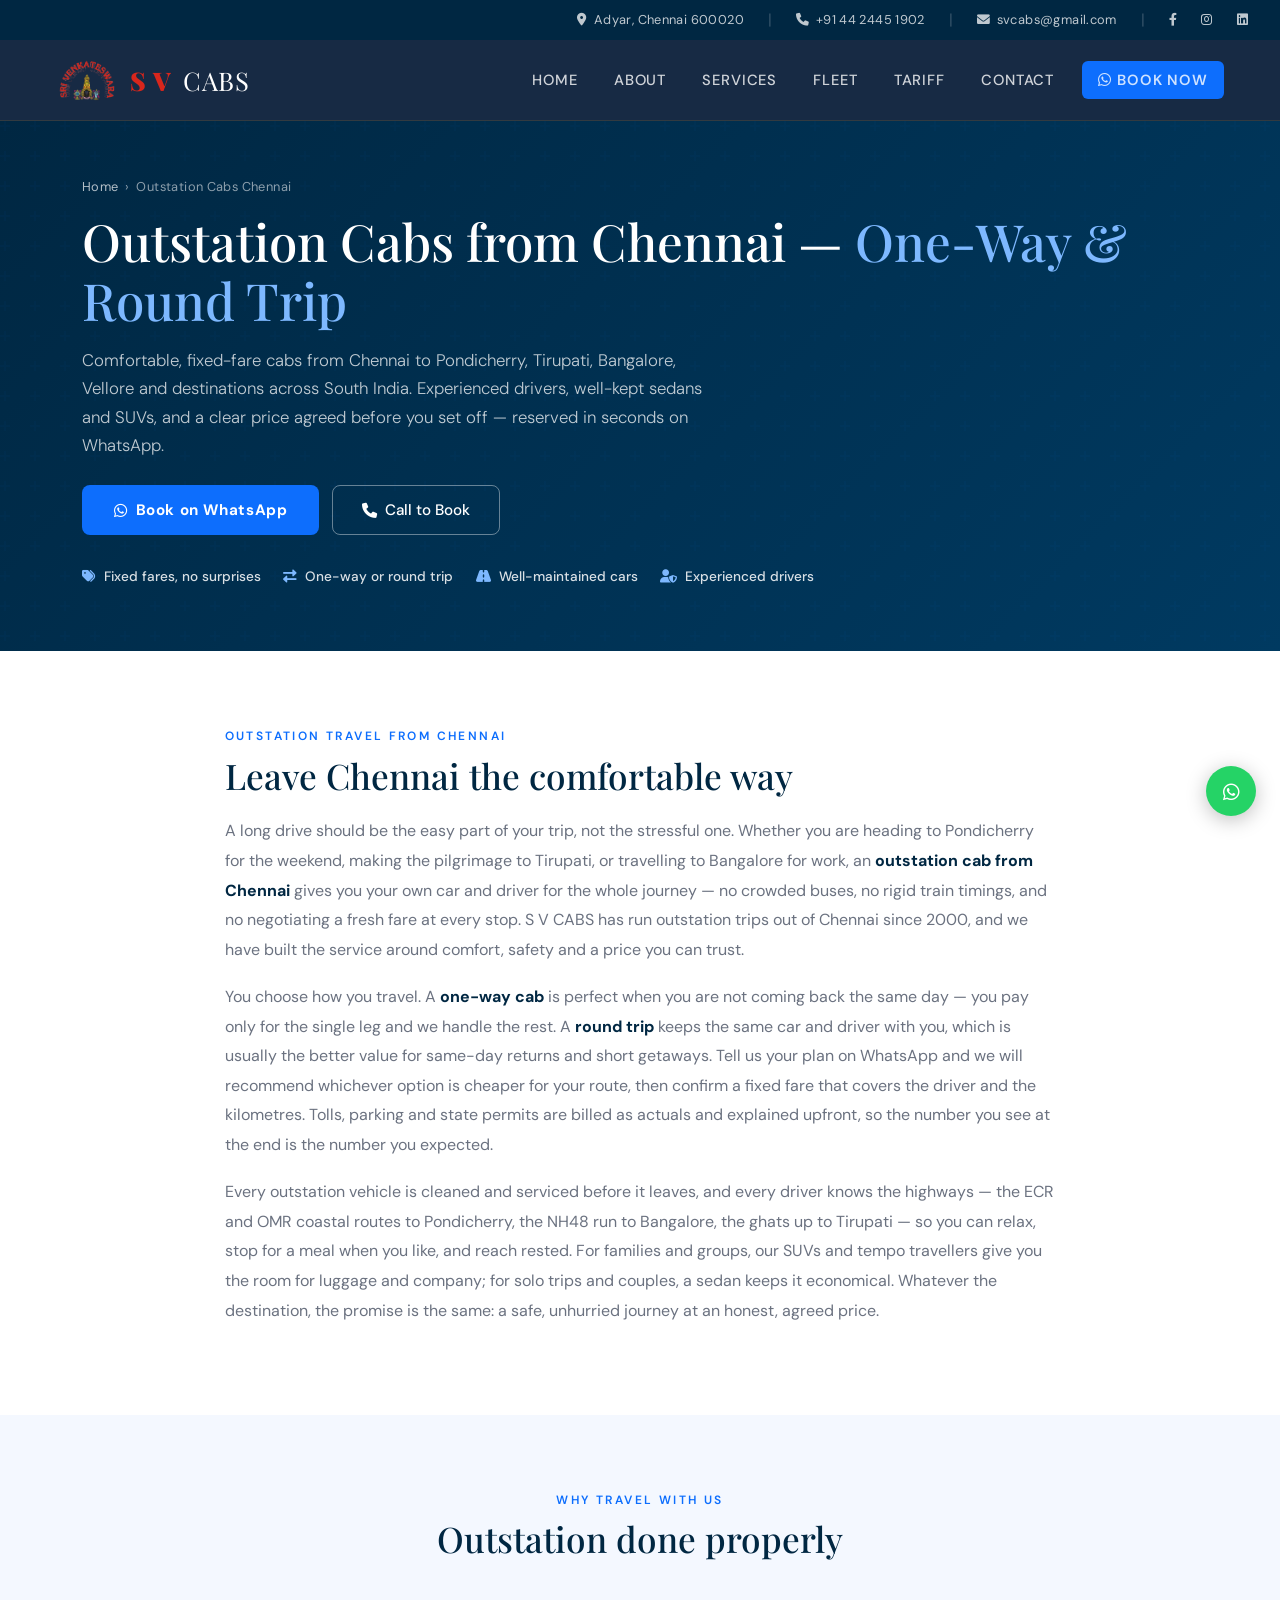
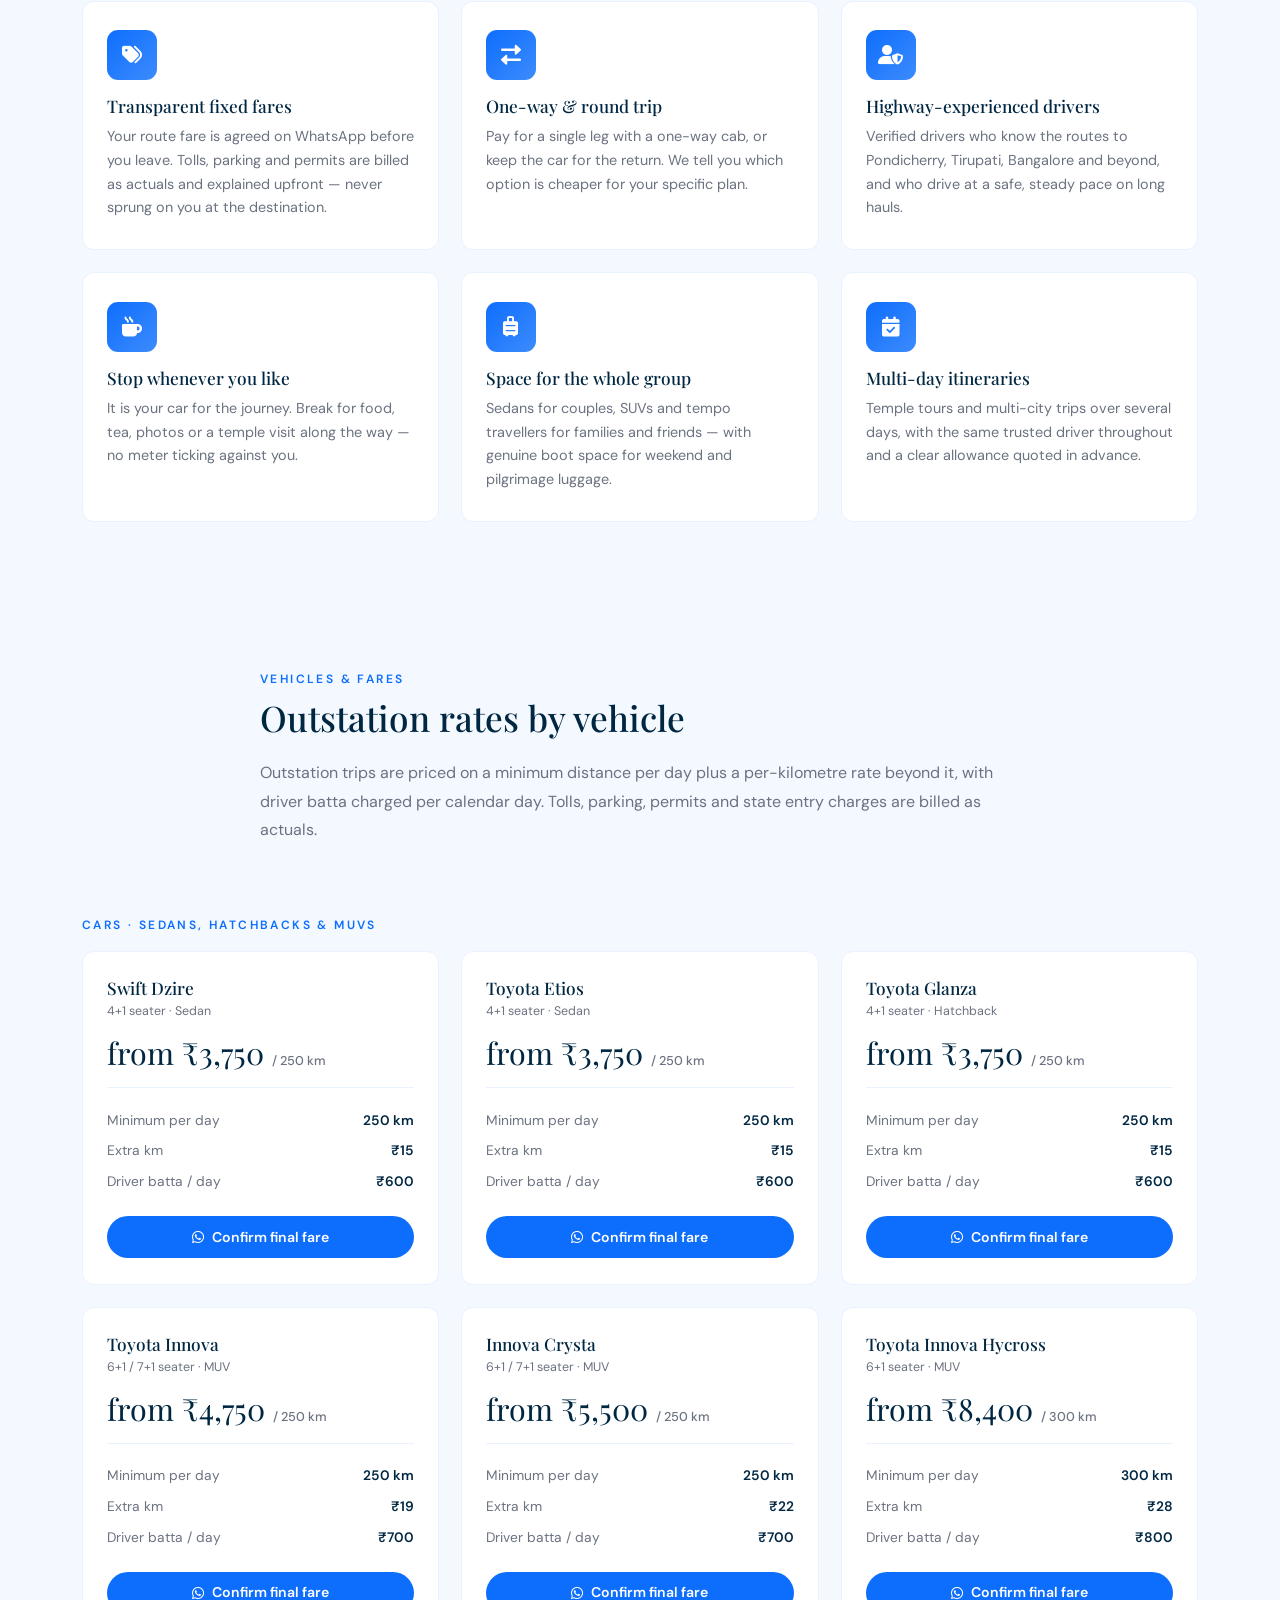
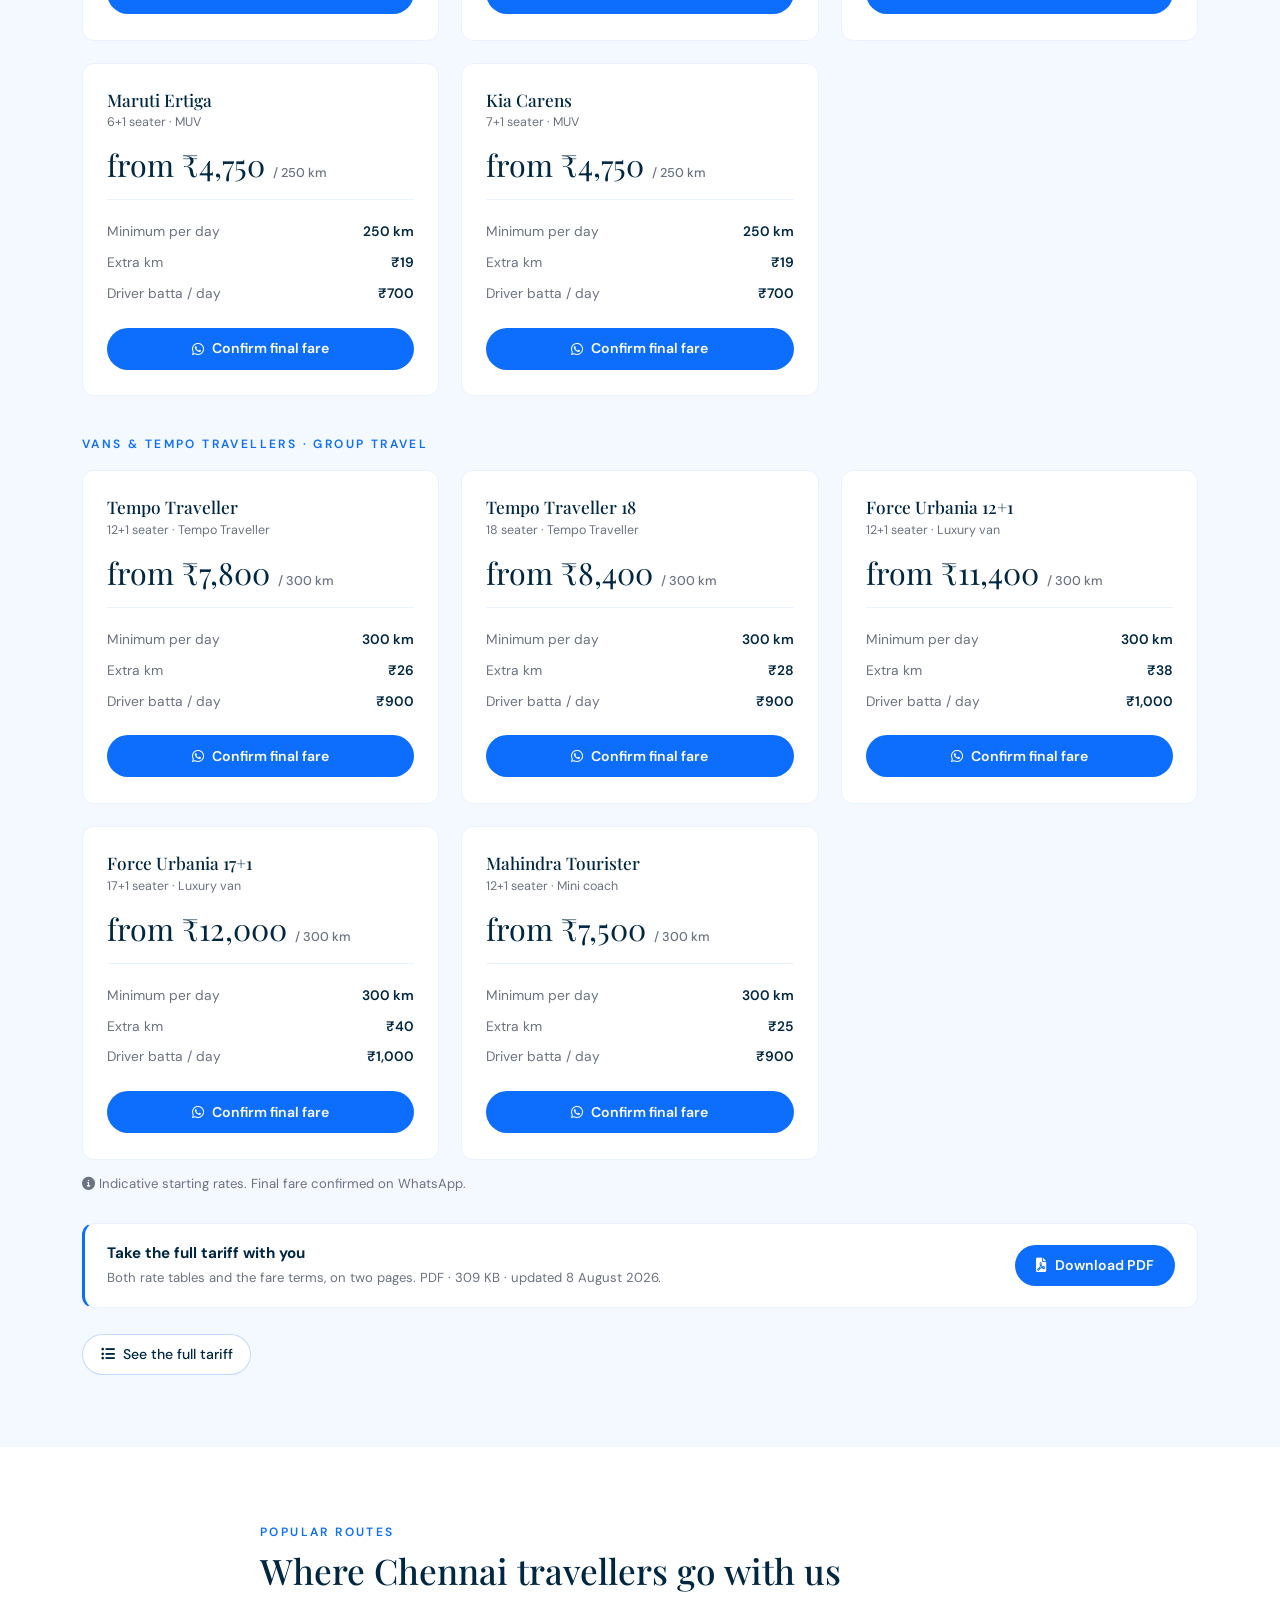
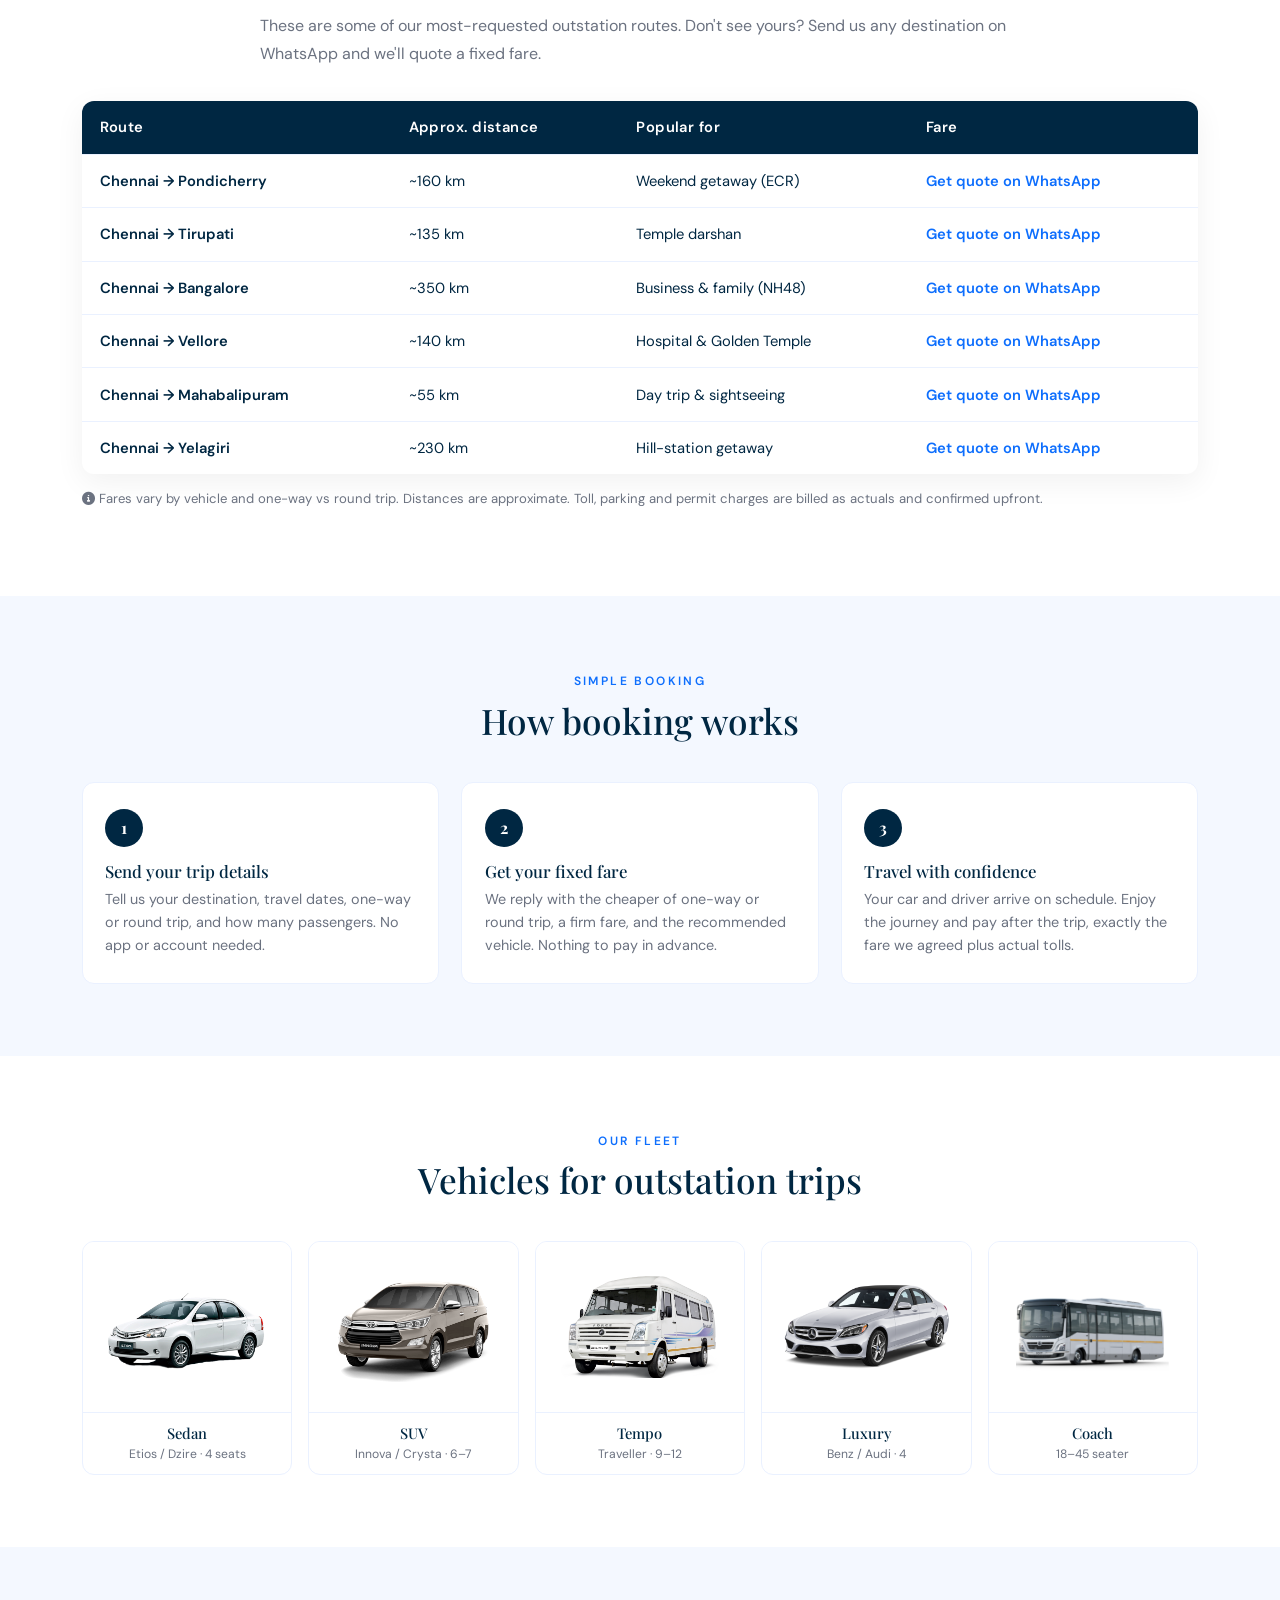
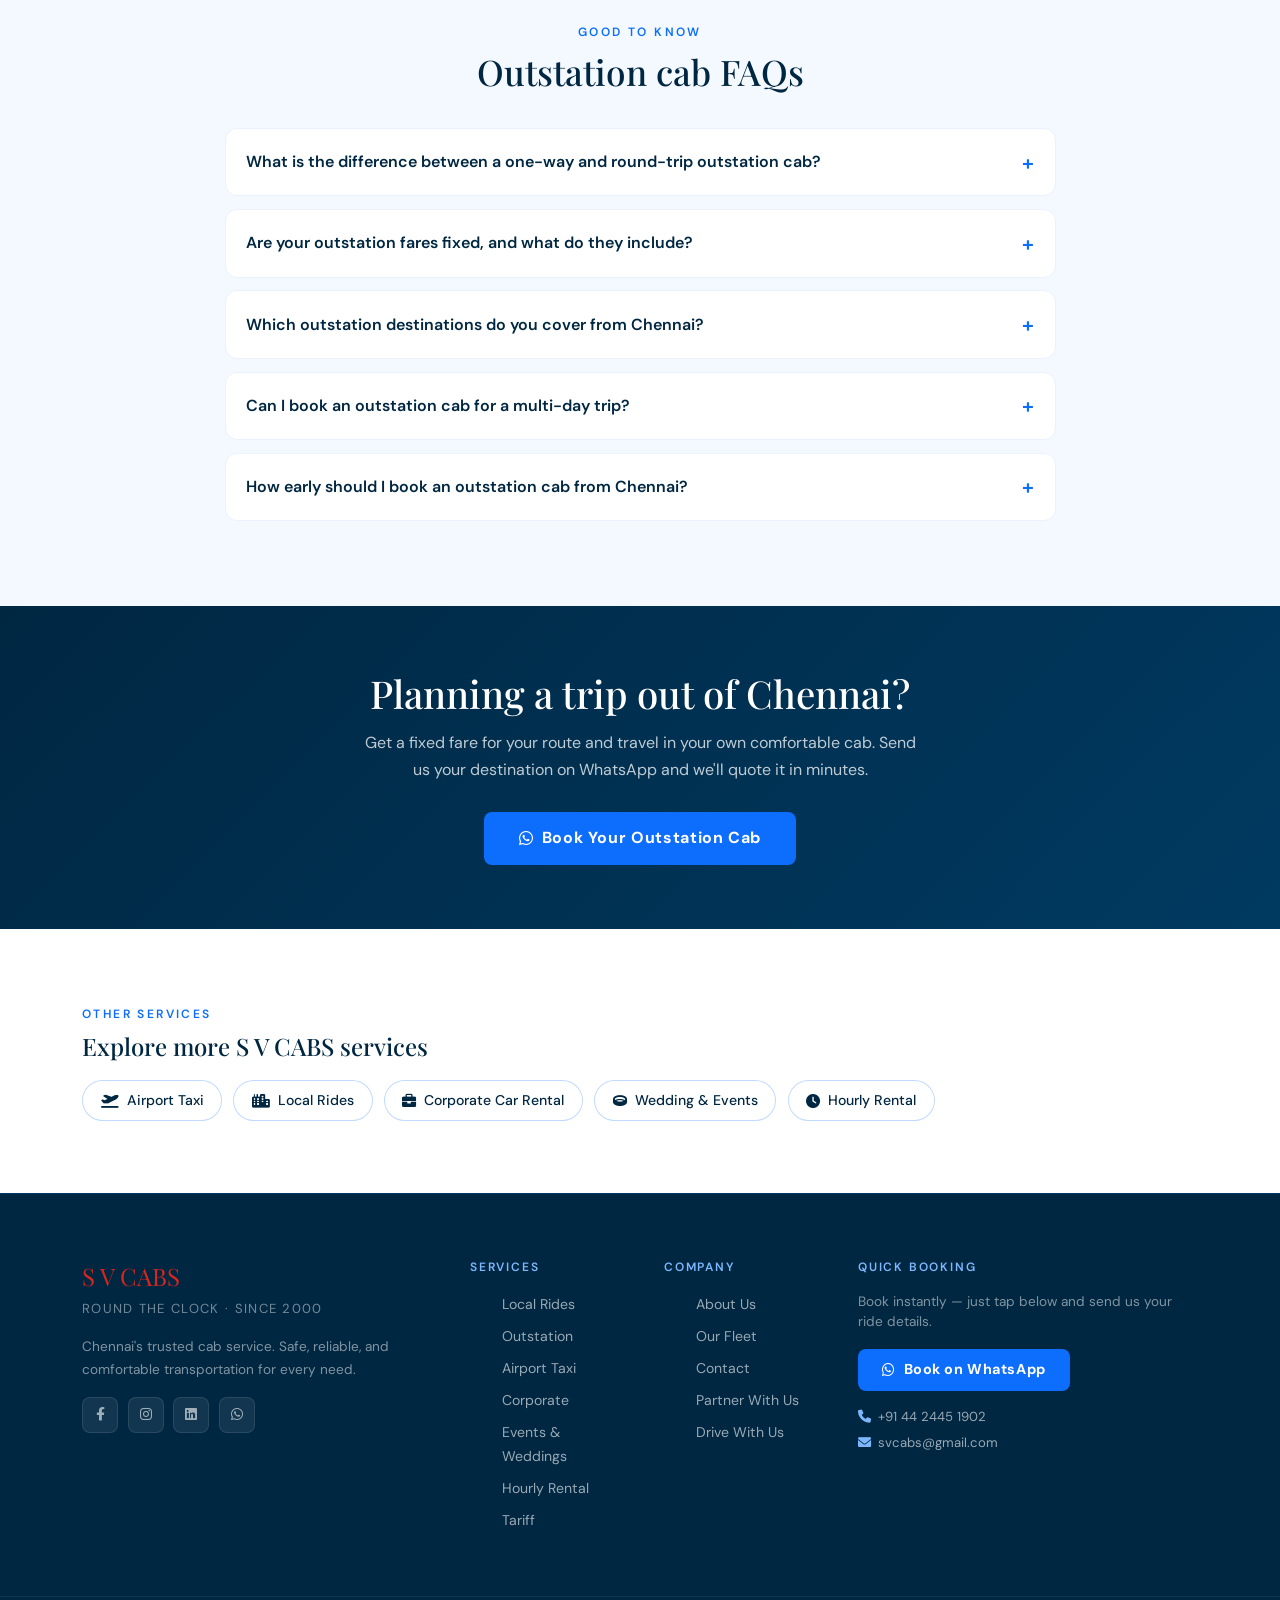
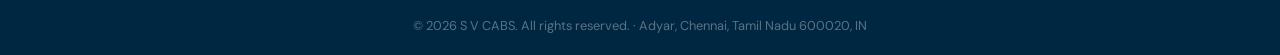
<file: outstation-cabs-chennai.html>
<!DOCTYPE html>
<html lang="en">
<head>
  <meta charset="UTF-8" />
  <meta name="viewport" content="width=device-width, initial-scale=1.0" />

  <!-- Primary SEO -->
  <title>Outstation Cabs Chennai | One-Way &amp; Round Trip — S V CABS</title>
  <meta name="description" content="Book outstation cabs from Chennai with S V CABS. Fixed fares to Pondicherry, Tirupati, Bangalore & more. One-way or round trip, clean SUVs & sedans. Reserve on WhatsApp." />
  <meta name="keywords" content="outstation cabs Chennai, Chennai to Pondicherry cab, Chennai to Tirupati taxi, Chennai to Bangalore cab, one way cab Chennai, round trip taxi Chennai, outstation taxi Chennai" />
  <meta name="author" content="S V CABS" />
  <meta name="robots" content="index, follow" />
  <link rel="canonical" href="https://svcabs.net/outstation-cabs-chennai.html" />

  <!-- Open Graph / Facebook -->
  <meta property="og:type" content="website" />
  <meta property="og:url" content="https://svcabs.net/outstation-cabs-chennai.html" />
  <meta property="og:title" content="Outstation Cabs Chennai | One-Way & Round Trip — S V CABS" />
  <meta property="og:description" content="Fixed-fare outstation cabs from Chennai to Pondicherry, Tirupati, Bangalore and beyond. One-way or round trip. Book on WhatsApp." />
  <meta property="og:image" content="https://svcabs.net/assets/images/svcabs-logo.png" />

  <!-- Twitter Card -->
  <meta name="twitter:card" content="summary_large_image" />
  <meta name="twitter:title" content="Outstation Cabs Chennai | One-Way & Round Trip — S V CABS" />
  <meta name="twitter:description" content="Fixed-fare outstation cabs from Chennai. Pondicherry, Tirupati, Bangalore & more. Book on WhatsApp." />
  <meta name="twitter:image" content="https://svcabs.net/assets/images/svcabs-logo.png" />

  <!-- Geo Tags -->
  <meta name="geo.region" content="IN-TN" />
  <meta name="geo.placename" content="Chennai" />
  <meta name="geo.position" content="12.9926609;80.2521611" />
  <meta name="ICBM" content="12.9926609, 80.2521611" />

  <!-- Schema.org — Service -->
  <script type="application/ld+json">
  {
    "@context": "https://schema.org",
    "@type": "Service",
    "serviceType": "Outstation Cab Service from Chennai",
    "name": "Outstation Cabs Chennai — S V CABS",
    "description": "One-way and round-trip outstation cab service from Chennai to Pondicherry, Tirupati, Bangalore, Vellore and destinations across South India, with fixed fares and experienced drivers.",
    "areaServed": { "@type": "City", "name": "Chennai" },
    "provider": {
      "@type": "TaxiService",
      "name": "S V CABS",
      "image": "https://svcabs.net/assets/images/svcabs-logo.png",
      "url": "https://svcabs.net",
      "telephone": "+914424451902",
      "email": "svcabs@gmail.com",
      "address": {
        "@type": "PostalAddress",
        "streetAddress": "Adyar",
        "addressLocality": "Chennai",
        "addressRegion": "Tamil Nadu",
        "postalCode": "600020",
        "addressCountry": "IN"
      },
      "geo": { "@type": "GeoCoordinates", "latitude": 12.9926609, "longitude": 80.2521611 }
    },
    "availableChannel": {
      "@type": "ServiceChannel",
      "serviceUrl": "https://api.whatsapp.com/send?phone=919444141019"
    }
  }
  </script>

  <!-- Schema.org — BreadcrumbList -->
  <script type="application/ld+json">
  {
    "@context": "https://schema.org",
    "@type": "BreadcrumbList",
    "itemListElement": [
      { "@type": "ListItem", "position": 1, "name": "Home", "item": "https://svcabs.net" },
      { "@type": "ListItem", "position": 2, "name": "Outstation Cabs Chennai", "item": "https://svcabs.net/outstation-cabs-chennai.html" }
    ]
  }
  </script>

  <!-- Schema.org — FAQPage (must match visible FAQ verbatim) -->
  <script type="application/ld+json">
  {
    "@context": "https://schema.org",
    "@type": "FAQPage",
    "mainEntity": [
      {
        "@type": "Question",
        "name": "What is the difference between a one-way and round-trip outstation cab?",
        "acceptedAnswer": { "@type": "Answer", "text": "A one-way outstation cab drops you at your destination and you pay only for that single journey, which is ideal when you are not returning the same day. A round trip keeps the same car and driver with you for the return leg, which usually works out cheaper per kilometre for same-day or short trips. Tell us your plan and we recommend the cheaper option for you." }
      },
      {
        "@type": "Question",
        "name": "Are your outstation fares fixed, and what do they include?",
        "acceptedAnswer": { "@type": "Answer", "text": "Yes. We quote a fixed fare on WhatsApp before you travel, based on your destination, vehicle and trip type. The quote covers the driver and the kilometres for your route. Toll, parking, permit and any state entry charges are billed as actuals, and we tell you clearly upfront so there are no surprises at the end." }
      },
      {
        "@type": "Question",
        "name": "Which outstation destinations do you cover from Chennai?",
        "acceptedAnswer": { "@type": "Answer", "text": "We run cabs from Chennai to popular destinations including Pondicherry, Tirupati, Bangalore, Vellore, Mahabalipuram, Kanchipuram, Yelagiri, Chidambaram and many more across Tamil Nadu, Andhra Pradesh and Karnataka. If your destination is not listed, send it to us on WhatsApp and we will quote it." }
      },
      {
        "@type": "Question",
        "name": "Can I book an outstation cab for a multi-day trip?",
        "acceptedAnswer": { "@type": "Answer", "text": "Yes. For temple tours, weekend getaways and multi-city itineraries we provide the car and driver for the full duration. Multi-day trips include a nominal driver allowance for overnight stays, which we explain when we send your quote so the total is clear before you commit." }
      },
      {
        "@type": "Question",
        "name": "How early should I book an outstation cab from Chennai?",
        "acceptedAnswer": { "@type": "Answer", "text": "For weekday trips a few hours' notice is usually enough, but for weekends, long weekends and festival dates we strongly recommend booking a day or two ahead to secure your preferred vehicle. You can reserve any time on WhatsApp — we operate 24 hours a day." }
      }
    ]
  }
  </script>

  <!-- Pricing JSON-LD — generated by tools/build-fares.mjs, do not hand-edit -->
  <!-- FARES-LD:START -->
  <script type="application/ld+json">
  {
    "@context": "https://schema.org",
    "@type": "OfferCatalog",
    "name": "S V CABS, Chennai — indicative tariff",
    "url": "https://svcabs.net/outstation-cabs-chennai.html",
    "provider": {
      "@type": "TaxiService",
      "name": "S V CABS",
      "url": "https://svcabs.net"
    },
    "itemListElement": [
      {
        "@type": "Offer",
        "name": "Swift Dzire — outstation, minimum 250 km/day",
        "priceSpecification": {
          "@type": "PriceSpecification",
          "price": "3750",
          "priceCurrency": "INR",
          "valueAddedTaxIncluded": false
        },
        "itemOffered": {
          "@type": "Service",
          "name": "Swift Dzire car rental, Chennai"
        },
        "availability": "https://schema.org/InStock",
        "url": "https://svcabs.net/outstation-cabs-chennai.html"
      },
      {
        "@type": "Offer",
        "name": "Toyota Etios — outstation, minimum 250 km/day",
        "priceSpecification": {
          "@type": "PriceSpecification",
          "price": "3750",
          "priceCurrency": "INR",
          "valueAddedTaxIncluded": false
        },
        "itemOffered": {
          "@type": "Service",
          "name": "Toyota Etios car rental, Chennai"
        },
        "availability": "https://schema.org/InStock",
        "url": "https://svcabs.net/outstation-cabs-chennai.html"
      },
      {
        "@type": "Offer",
        "name": "Toyota Glanza — outstation, minimum 250 km/day",
        "priceSpecification": {
          "@type": "PriceSpecification",
          "price": "3750",
          "priceCurrency": "INR",
          "valueAddedTaxIncluded": false
        },
        "itemOffered": {
          "@type": "Service",
          "name": "Toyota Glanza car rental, Chennai"
        },
        "availability": "https://schema.org/InStock",
        "url": "https://svcabs.net/outstation-cabs-chennai.html"
      },
      {
        "@type": "Offer",
        "name": "Toyota Innova — outstation, minimum 250 km/day",
        "priceSpecification": {
          "@type": "PriceSpecification",
          "price": "4750",
          "priceCurrency": "INR",
          "valueAddedTaxIncluded": false
        },
        "itemOffered": {
          "@type": "Service",
          "name": "Toyota Innova car rental, Chennai"
        },
        "availability": "https://schema.org/InStock",
        "url": "https://svcabs.net/outstation-cabs-chennai.html"
      },
      {
        "@type": "Offer",
        "name": "Innova Crysta — outstation, minimum 250 km/day",
        "priceSpecification": {
          "@type": "PriceSpecification",
          "price": "5500",
          "priceCurrency": "INR",
          "valueAddedTaxIncluded": false
        },
        "itemOffered": {
          "@type": "Service",
          "name": "Innova Crysta car rental, Chennai"
        },
        "availability": "https://schema.org/InStock",
        "url": "https://svcabs.net/outstation-cabs-chennai.html"
      },
      {
        "@type": "Offer",
        "name": "Toyota Innova Hycross — outstation, minimum 300 km/day",
        "priceSpecification": {
          "@type": "PriceSpecification",
          "price": "8400",
          "priceCurrency": "INR",
          "valueAddedTaxIncluded": false
        },
        "itemOffered": {
          "@type": "Service",
          "name": "Toyota Innova Hycross car rental, Chennai"
        },
        "availability": "https://schema.org/InStock",
        "url": "https://svcabs.net/outstation-cabs-chennai.html"
      },
      {
        "@type": "Offer",
        "name": "Maruti Ertiga — outstation, minimum 250 km/day",
        "priceSpecification": {
          "@type": "PriceSpecification",
          "price": "4750",
          "priceCurrency": "INR",
          "valueAddedTaxIncluded": false
        },
        "itemOffered": {
          "@type": "Service",
          "name": "Maruti Ertiga car rental, Chennai"
        },
        "availability": "https://schema.org/InStock",
        "url": "https://svcabs.net/outstation-cabs-chennai.html"
      },
      {
        "@type": "Offer",
        "name": "Kia Carens — outstation, minimum 250 km/day",
        "priceSpecification": {
          "@type": "PriceSpecification",
          "price": "4750",
          "priceCurrency": "INR",
          "valueAddedTaxIncluded": false
        },
        "itemOffered": {
          "@type": "Service",
          "name": "Kia Carens car rental, Chennai"
        },
        "availability": "https://schema.org/InStock",
        "url": "https://svcabs.net/outstation-cabs-chennai.html"
      },
      {
        "@type": "Offer",
        "name": "Tempo Traveller — outstation, minimum 300 km/day",
        "priceSpecification": {
          "@type": "PriceSpecification",
          "price": "7800",
          "priceCurrency": "INR",
          "valueAddedTaxIncluded": false
        },
        "itemOffered": {
          "@type": "Service",
          "name": "Tempo Traveller car rental, Chennai"
        },
        "availability": "https://schema.org/InStock",
        "url": "https://svcabs.net/outstation-cabs-chennai.html"
      },
      {
        "@type": "Offer",
        "name": "Tempo Traveller 18 — outstation, minimum 300 km/day",
        "priceSpecification": {
          "@type": "PriceSpecification",
          "price": "8400",
          "priceCurrency": "INR",
          "valueAddedTaxIncluded": false
        },
        "itemOffered": {
          "@type": "Service",
          "name": "Tempo Traveller 18 car rental, Chennai"
        },
        "availability": "https://schema.org/InStock",
        "url": "https://svcabs.net/outstation-cabs-chennai.html"
      },
      {
        "@type": "Offer",
        "name": "Force Urbania 12+1 — outstation, minimum 300 km/day",
        "priceSpecification": {
          "@type": "PriceSpecification",
          "price": "11400",
          "priceCurrency": "INR",
          "valueAddedTaxIncluded": false
        },
        "itemOffered": {
          "@type": "Service",
          "name": "Force Urbania 12+1 car rental, Chennai"
        },
        "availability": "https://schema.org/InStock",
        "url": "https://svcabs.net/outstation-cabs-chennai.html"
      },
      {
        "@type": "Offer",
        "name": "Force Urbania 17+1 — outstation, minimum 300 km/day",
        "priceSpecification": {
          "@type": "PriceSpecification",
          "price": "12000",
          "priceCurrency": "INR",
          "valueAddedTaxIncluded": false
        },
        "itemOffered": {
          "@type": "Service",
          "name": "Force Urbania 17+1 car rental, Chennai"
        },
        "availability": "https://schema.org/InStock",
        "url": "https://svcabs.net/outstation-cabs-chennai.html"
      },
      {
        "@type": "Offer",
        "name": "Mahindra Tourister — outstation, minimum 300 km/day",
        "priceSpecification": {
          "@type": "PriceSpecification",
          "price": "7500",
          "priceCurrency": "INR",
          "valueAddedTaxIncluded": false
        },
        "itemOffered": {
          "@type": "Service",
          "name": "Mahindra Tourister car rental, Chennai"
        },
        "availability": "https://schema.org/InStock",
        "url": "https://svcabs.net/outstation-cabs-chennai.html"
      }
    ]
  }
  </script>
  <!-- FARES-LD:END -->

  <link rel="icon" type="image/x-icon" href="assets/images/svcabs-ico.ico" />

  <!-- Fonts -->
  <link rel="preconnect" href="https://fonts.googleapis.com" />
  <link rel="preconnect" href="https://fonts.gstatic.com" crossorigin />
  <link href="https://fonts.googleapis.com/css2?family=Playfair+Display:wght@700;900&family=DM+Sans:wght@300;400;500;600&display=swap" rel="stylesheet" />

  <!-- Bootstrap & Icons -->
  <link href="https://cdn.jsdelivr.net/npm/bootstrap@5.3.0-alpha1/dist/css/bootstrap.min.css" rel="stylesheet" />
  <link href="https://cdnjs.cloudflare.com/ajax/libs/font-awesome/6.0.0-beta3/css/all.min.css" rel="stylesheet" />

  <style>
    /* ── SHARED TOKENS + SHELL (identical across all service pages) ── */
    :root {
      --navy:   #002742;
      --navy2:  #003a61;
      --gold:   #0d6efd;
      --gold2:  #3d8bfd;
      --cream:  #f4f8ff;
      --white:  #FFFFFF;
      --gray:   #6B7280;
      --light:  #eaf1ff;
      --red:    #D8261C;
      --font-display: 'Playfair Display', Georgia, serif;
      --font-body:    'DM Sans', system-ui, sans-serif;
      --radius: 12px;
      --transition: 0.3s cubic-bezier(.4,0,.2,1);
    }
    *, *::before, *::after { box-sizing: border-box; margin: 0; padding: 0; }
    html { scroll-behavior: smooth; }
    body { font-family: var(--font-body); background: var(--cream); color: var(--navy); overflow-x: hidden; }
    h1,h2,h3,h4 { font-family: var(--font-display); }
    a { text-decoration: none; }

    /* Floating buttons */
    .fab-wrap { position: fixed; bottom: 1.5rem; right: 1.5rem; display: flex; flex-direction: column; gap: .6rem; z-index: 1000; }
    .fab-btn { width: 50px; height: 50px; border-radius: 50%; display: flex; align-items: center; justify-content: center; font-size: 1.2rem; border: none; cursor: pointer; box-shadow: 0 4px 20px rgba(0,0,0,.25); transition: transform var(--transition), box-shadow var(--transition); }
    .fab-btn:hover { transform: translateY(-3px); box-shadow: 0 8px 28px rgba(0,0,0,.3); }
    .fab-wa  { background: #25D366; color: #fff; }
    .fab-top { background: #002742; color: #7db8ff; opacity: 0; pointer-events: none; transition: opacity var(--transition); }
    .fab-top.visible { opacity: 1; pointer-events: all; }

    /* Top bar */
    .top-bar { background: var(--navy); padding: .5rem 2rem; display: flex; justify-content: flex-end; align-items: center; gap: 1.5rem; flex-wrap: wrap; }
    .top-bar a { color: rgba(255,255,255,.75); font-size: .8rem; letter-spacing: .03em; display: flex; align-items: center; gap: .4rem; transition: color var(--transition); }
    .top-bar a:hover { color: var(--gold2); }
    .top-bar .divider { color: rgba(255,255,255,.2); }

    /* Navbar */
    #mainNavbar { background: rgba(11,31,58,.95) !important; backdrop-filter: blur(10px); padding: .8rem 2rem; transition: all var(--transition); border-bottom: 1px solid rgba(201,146,42,.15); }
    #mainNavbar.scrolled { padding: .5rem 2rem; box-shadow: 0 4px 30px rgba(0,0,0,.3); }
    .navbar-brand { display: flex; align-items: center; gap: .7rem; font-family: var(--font-display); font-size: 1.6rem; font-weight: 900; color: #D8261C !important; letter-spacing: .04em; }
    .navbar-brand img { height: 44px; width: auto; }
    .navbar-brand span { color: var(--white); font-weight: 300; }
    .navbar-toggler { border-color: rgba(13,110,253,.5); }
    .navbar-toggler-icon { background-image: url("data:image/svg+xml,%3csvg xmlns='http://www.w3.org/2000/svg' viewBox='0 0 30 30'%3e%3cpath stroke='rgba%2813%2C110%2C253%2C1%29' stroke-width='2' d='M4 7h22M4 15h22M4 23h22'/%3e%3c/svg%3e"); }
    .navbar-nav .nav-link { color: rgba(255,255,255,.8) !important; font-size: .92rem; font-weight: 500; letter-spacing: .06em; text-transform: uppercase; padding: .5rem 1rem !important; position: relative; transition: color var(--transition); }
    .navbar-nav .nav-link::after { content: ''; position: absolute; bottom: 0; left: 50%; width: 0; height: 2px; background: var(--gold2); transition: width var(--transition), left var(--transition); }
    .navbar-nav .nav-link:hover, .navbar-nav .nav-link.active { color: var(--gold2) !important; }
    .navbar-nav .nav-link:hover::after, .navbar-nav .nav-link.active::after { width: 100%; left: 0; }
    .nav-cta { background: #0d6efd; color: var(--white) !important; border-radius: 6px; font-weight: 600 !important; padding: .45rem 1.1rem !important; transition: background var(--transition) !important; }
    .nav-cta:hover { background: #0056b3 !important; color: var(--white) !important; }
    .nav-cta::after { display: none !important; }

    /* Buttons */
    .btn-gold { background: #0d6efd; color: var(--white); font-weight: 700; padding: .8rem 2rem; border-radius: 8px; font-size: .95rem; letter-spacing: .04em; border: none; display: inline-flex; align-items: center; gap: .5rem; transition: all var(--transition); }
    .btn-gold:hover { background: #0056b3; color: var(--white); transform: translateY(-2px); box-shadow: 0 8px 28px rgba(13,110,253,.4); }
    .btn-outline-white { background: transparent; color: var(--white); border: 1.5px solid rgba(255,255,255,.4); padding: .78rem 1.8rem; border-radius: 8px; font-size: .95rem; font-weight: 500; display: inline-flex; align-items: center; gap: .5rem; transition: all var(--transition); }
    .btn-outline-white:hover { background: rgba(255,255,255,.08); color: var(--white); border-color: rgba(255,255,255,.7); }

    /* ── LANDING-PAGE BLOCK (identical across all service pages) ── */
    .lp-hero { background: linear-gradient(135deg, var(--navy) 0%, var(--navy2) 100%); position: relative; overflow: hidden; padding: 3.5rem 0 4rem; }
    .lp-hero::before { content: ''; position: absolute; inset: 0; background: url("data:image/svg+xml,%3Csvg width='60' height='60' viewBox='0 0 60 60' xmlns='http://www.w3.org/2000/svg'%3E%3Cg fill='none' fill-rule='evenodd'%3E%3Cg fill='%230d6efd' fill-opacity='0.06'%3E%3Cpath d='M36 34v-4h-2v4h-4v2h4v4h2v-4h4v-2h-4zm0-30V0h-2v4h-4v2h4v4h2V6h4V4h-4zM6 34v-4H4v4H0v2h4v4h2v-4h4v-2H6zM6 4V0H4v4H0v2h4v4h2V6h4V4H6z'/%3E%3C/g%3E%3C/g%3E%3C/svg%3E"); opacity: .5; }
    .lp-hero .container { position: relative; z-index: 2; }
    .lp-breadcrumb { font-size: .8rem; color: rgba(255,255,255,.55); margin-bottom: 1rem; letter-spacing: .03em; }
    .lp-breadcrumb a { color: rgba(255,255,255,.7); }
    .lp-breadcrumb a:hover { color: var(--gold2); }
    .lp-hero h1 { font-size: clamp(2rem, 4.5vw, 3.2rem); color: var(--white); line-height: 1.15; margin-bottom: 1rem; }
    .lp-hero h1 .hl { color: #7db8ff; }
    .lp-hero .lead { color: rgba(255,255,255,.75); font-size: 1.05rem; line-height: 1.7; max-width: 620px; margin-bottom: 1.6rem; }
    .lp-hero-btns { display: flex; flex-wrap: wrap; gap: .8rem; margin-bottom: 2rem; }
    .lp-badges { display: flex; flex-wrap: wrap; gap: .6rem 1.4rem; }
    .lp-badge { display: inline-flex; align-items: center; gap: .5rem; color: rgba(255,255,255,.85); font-size: .85rem; font-weight: 500; }
    .lp-badge i { color: #7db8ff; }

    .lp-section { padding: 4.5rem 0; background: var(--white); }
    .lp-section.alt { background: var(--cream); }
    .lp-section h2 { font-size: clamp(1.6rem, 3vw, 2.2rem); color: var(--navy); margin-bottom: 1.2rem; }
    .lp-section .eyebrow { display: inline-block; color: #0d6efd; font-size: .75rem; font-weight: 600; letter-spacing: .2em; text-transform: uppercase; margin-bottom: .6rem; }
    .lp-prose p { color: var(--gray); line-height: 1.85; margin-bottom: 1.1rem; font-size: 1rem; }
    .lp-prose strong { color: var(--navy); }

    .feature-grid { display: grid; grid-template-columns: repeat(3, 1fr); gap: 1.4rem; margin-top: .5rem; }
    .feature-card { background: var(--white); border: 1px solid var(--light); border-radius: var(--radius); padding: 1.8rem 1.5rem; transition: all var(--transition); }
    .lp-section.alt .feature-card { background: var(--white); }
    .feature-card:hover { transform: translateY(-4px); box-shadow: 0 14px 40px rgba(0,0,0,.08); border-color: #0d6efd; }
    .feature-card .fc-icon { width: 50px; height: 50px; border-radius: 11px; background: linear-gradient(135deg, #0d6efd, #3d8bfd); color: var(--white); display: flex; align-items: center; justify-content: center; font-size: 1.25rem; margin-bottom: 1rem; }
    .feature-card h3 { font-size: 1.08rem; color: var(--navy); margin-bottom: .5rem; }
    .feature-card p { color: var(--gray); font-size: .9rem; line-height: 1.65; margin: 0; }

    /* Fare table */
    .fare-table { width: 100%; border-collapse: collapse; background: var(--white); border-radius: var(--radius); overflow: hidden; box-shadow: 0 8px 30px rgba(0,0,0,.06); }
    .fare-table th, .fare-table td { padding: .95rem 1.1rem; text-align: left; font-size: .92rem; border-bottom: 1px solid var(--light); }
    .fare-table thead th { background: var(--navy); color: var(--white); font-family: var(--font-body); font-weight: 600; letter-spacing: .03em; }
    .fare-table tbody tr:last-child td { border-bottom: none; }
    .fare-table td:first-child { font-weight: 600; color: var(--navy); }
    .fare-table .fare-cta { color: #0d6efd; font-weight: 600; white-space: nowrap; }
    .fare-note { color: var(--gray); font-size: .82rem; margin-top: .9rem; }
    .fare-dl { display: flex; align-items: center; justify-content: space-between; flex-wrap: wrap; gap: 1rem; margin-top: 1.8rem; padding: 1.15rem 1.4rem; background: var(--white); border: 1px solid var(--light); border-left: 3px solid #0d6efd; border-radius: var(--radius); }
    .fare-dl-txt strong { display: block; color: var(--navy); font-size: .95rem; font-weight: 700; }
    .fare-dl-txt span { color: var(--gray); font-size: .82rem; }
    .fare-dl-btn { display: inline-flex; align-items: center; gap: .5rem; background: #0d6efd; color: var(--white); font-size: .88rem; font-weight: 600; padding: .65rem 1.3rem; border-radius: 100px; white-space: nowrap; transition: all var(--transition); }
    .fare-dl-btn:hover { background: var(--navy); color: var(--white); }

    /* Fare cards */
    .fare-grid { display: grid; grid-template-columns: repeat(3, 1fr); gap: 1.4rem; margin-top: .5rem; }
    .fare-card { background: var(--white); border: 1px solid var(--light); border-radius: var(--radius); padding: 1.6rem 1.5rem; display: flex; flex-direction: column; transition: all var(--transition); }
    .lp-section.alt .fare-card { background: var(--white); }
    .fare-card:hover { transform: translateY(-4px); box-shadow: 0 14px 40px rgba(0,0,0,.08); border-color: #0d6efd; }
    .fare-card .fc-img { width: 100%; height: 130px; object-fit: contain; background: var(--white); padding: .2rem 0 .9rem; }
    .fare-card h3 { font-size: 1.08rem; color: var(--navy); margin-bottom: .2rem; }
    .fare-card .fc-seats { font-size: .78rem; color: var(--gray); margin-bottom: 1rem; }
    .fare-card .fc-rate { font-family: var(--font-display); font-size: 1.9rem; color: var(--navy); line-height: 1.1; }
    .fare-card .fc-rate small { font-family: var(--font-body); font-size: .8rem; color: var(--gray); font-weight: 500; }
    .fare-card .fc-blurb { color: var(--gray); font-size: .86rem; line-height: 1.65; margin: 1rem 0 1.2rem; }
    .fare-card .fc-rows { list-style: none; margin: 1.1rem 0 1.2rem; padding: 1rem 0 0; border-top: 1px solid var(--light); }
    .fare-card .fc-row { display: flex; justify-content: space-between; gap: 1rem; font-size: .86rem; padding: .32rem 0; }
    .fare-card .fc-row span:first-child { color: var(--gray); }
    .fare-card .fc-row span:last-child { color: var(--navy); font-weight: 600; text-align: right; }
    .fare-card .fc-btn { margin-top: auto; display: inline-flex; align-items: center; justify-content: center; gap: .5rem; background: #0d6efd; color: var(--white); font-size: .88rem; font-weight: 600; padding: .65rem 1rem; border-radius: 100px; transition: all var(--transition); }
    .fare-card .fc-btn:hover { background: var(--navy); color: var(--white); }
    .fare-card.is-quote .fc-rate { font-size: 1.25rem; color: #0d6efd; }
    .fare-card.is-pending { border-style: dashed; }

    /* Steps */
    .step-row { display: grid; grid-template-columns: repeat(3, 1fr); gap: 1.4rem; margin-top: .5rem; }
    .step { position: relative; padding: 1.6rem 1.4rem; background: var(--white); border: 1px solid var(--light); border-radius: var(--radius); }
    .step .step-num { width: 38px; height: 38px; border-radius: 50%; background: var(--navy); color: var(--white); font-family: var(--font-display); font-weight: 700; display: flex; align-items: center; justify-content: center; margin-bottom: .9rem; }
    .step h3 { font-size: 1.05rem; color: var(--navy); margin-bottom: .4rem; }
    .step p { color: var(--gray); font-size: .9rem; line-height: 1.6; margin: 0; }

    /* Fleet strip */
    .fleet-strip { display: grid; grid-template-columns: repeat(5, 1fr); gap: 1rem; margin-top: .5rem; }
    .fleet-tile { border: 1px solid var(--light); border-radius: var(--radius); overflow: hidden; background: var(--white); transition: all var(--transition); }
    .fleet-tile:hover { transform: translateY(-4px); box-shadow: 0 12px 34px rgba(0,0,0,.1); }
    .fleet-tile img { width: 100%; object-fit: contain; height: 170px; padding: .85rem 1rem; background: #fff; }
    .fleet-tile .ft-cap { text-align: center; padding: .7rem; border-top: 1px solid var(--light); }
    .fleet-tile .ft-cap h4 { font-size: .92rem; color: var(--navy); margin-bottom: .15rem; }
    .fleet-tile .ft-cap p { font-size: .76rem; color: var(--gray); margin: 0; }

    /* FAQ */
    .faq-item { background: var(--white); border: 1px solid var(--light); border-radius: var(--radius); margin-bottom: .8rem; overflow: hidden; }
    .faq-item summary { cursor: pointer; list-style: none; padding: 1.1rem 1.3rem; font-weight: 600; color: var(--navy); font-size: 1rem; display: flex; justify-content: space-between; align-items: center; gap: 1rem; }
    .faq-item summary::-webkit-details-marker { display: none; }
    .faq-item summary::after { content: '\002B'; color: #0d6efd; font-size: 1.3rem; flex-shrink: 0; transition: transform var(--transition); }
    .faq-item[open] summary::after { transform: rotate(45deg); }
    .faq-item .faq-body { padding: 0 1.3rem 1.2rem; color: var(--gray); line-height: 1.75; font-size: .94rem; }

    /* CTA */
    .lp-cta { background: linear-gradient(135deg, var(--navy) 0%, var(--navy2) 100%); padding: 4rem 0; text-align: center; position: relative; overflow: hidden; }
    .lp-cta h2 { color: var(--white); font-size: clamp(1.7rem, 3.2vw, 2.4rem); margin-bottom: .8rem; }
    .lp-cta p { color: rgba(255,255,255,.75); max-width: 560px; margin: 0 auto 1.8rem; line-height: 1.7; }

    /* Related */
    .related { display: flex; flex-wrap: wrap; gap: .7rem; margin-top: .5rem; }
    .related a { display: inline-flex; align-items: center; gap: .5rem; background: var(--white); border: 1.5px solid rgba(13,110,253,.25); color: var(--navy); font-size: .88rem; font-weight: 500; padding: .55rem 1.1rem; border-radius: 100px; transition: all var(--transition); }
    .related a:hover { background: #0d6efd; color: var(--white); border-color: #0d6efd; }

    /* Footer */
    .site-footer { background: var(--navy); border-top: 1px solid rgba(13,110,253,.2); padding: 4rem 0 0; }
    .footer-brand { font-family: var(--font-display); color: #D8261C; font-size: 1.5rem; margin-bottom: .3rem; }
    .footer-tagline { color: rgba(255,255,255,.45); font-size: .82rem; letter-spacing: .1em; text-transform: uppercase; }
    .footer-section-title { color: #7db8ff; font-size: .75rem; font-weight: 600; letter-spacing: .15em; text-transform: uppercase; margin-bottom: 1rem; }
    .footer-links { list-style: none; }
    .footer-links li { margin-bottom: .5rem; }
    .footer-links a { color: rgba(255,255,255,.6); font-size: .88rem; transition: color var(--transition); }
    .footer-links a:hover { color: #7db8ff; }
    .footer-bottom { border-top: 1px solid rgba(255,255,255,.07); padding: 1.2rem 0; margin-top: 3rem; text-align: center; color: rgba(255,255,255,.35); font-size: .8rem; }
    .social-row { display: flex; gap: .6rem; margin-top: .5rem; }
    .social-btn { width: 36px; height: 36px; border-radius: 8px; background: rgba(255,255,255,.07); color: rgba(255,255,255,.6); display: flex; align-items: center; justify-content: center; font-size: .85rem; border: 1px solid rgba(255,255,255,.1); transition: all var(--transition); }
    .social-btn:hover { background: #0d6efd; color: var(--white); border-color: #0d6efd; }

    /* Responsive */
    @media (max-width: 991px) {
      .feature-grid, .step-row, .fare-grid { grid-template-columns: 1fr 1fr; }
      .fleet-strip { grid-template-columns: repeat(3, 1fr); }
    }
    @media (max-width: 767px) {
      .top-bar { display: none; }
      .feature-grid, .step-row, .fare-grid { grid-template-columns: 1fr; }
      .fleet-strip { grid-template-columns: 1fr 1fr; }
      .fare-table { display: block; overflow-x: auto; white-space: nowrap; }
    }
  </style>
</head>
<body>

<!-- FLOATING BUTTONS -->
<div class="fab-wrap">
  <a href="https://api.whatsapp.com/send?phone=919444141019&text=Hi!%20I%20would%20like%20to%20book%20an%20outstation%20cab%20from%20Chennai." target="_blank" class="fab-btn fab-wa" title="Chat on WhatsApp" aria-label="WhatsApp">
    <i class="fab fa-whatsapp"></i>
  </a>
  <button class="fab-btn fab-top" id="goToTop" title="Go to top" aria-label="Go to top">
    <i class="fa fa-chevron-up"></i>
  </button>
</div>

<!-- TOP BAR -->
<div class="top-bar d-none d-md-flex">
  <a href="https://maps.google.com/?q=S.V.CABS+Adyar+Chennai" target="_blank"><i class="fas fa-map-marker-alt"></i> Adyar, Chennai 600020</a>
  <span class="divider">|</span>
  <a href="tel:914424451902"><i class="fas fa-phone"></i> +91 44 2445 1902</a>
  <span class="divider">|</span>
  <a href="mailto:svcabs@gmail.com"><i class="fas fa-envelope"></i> svcabs@gmail.com</a>
  <span class="divider">|</span>
  <a href="https://www.facebook.com/profile.php?id=100063710363805" target="_blank" aria-label="Facebook"><i class="fab fa-facebook-f"></i></a>
  <a href="https://www.instagram.com/svcabs?igsh=MWVydGlleWt5ZGxzYg==" target="_blank" aria-label="Instagram"><i class="fab fa-instagram"></i></a>
  <a href="https://www.linkedin.com/company/s-v-cabs/" target="_blank" aria-label="LinkedIn"><i class="fab fa-linkedin"></i></a>
</div>

<!-- NAVBAR -->
<nav class="navbar navbar-expand-lg" id="mainNavbar">
  <div class="container-fluid px-3 px-md-4">
    <a class="navbar-brand" href="index.html">
      <img src="assets/images/svcabs-logo.png" alt="S V CABS Logo" />
      S V <span>CABS</span>
    </a>
    <button class="navbar-toggler" type="button" data-bs-toggle="collapse" data-bs-target="#navbarNav" aria-controls="navbarNav" aria-expanded="false" aria-label="Toggle navigation">
      <span class="navbar-toggler-icon"></span>
    </button>
    <div class="collapse navbar-collapse justify-content-end" id="navbarNav">
      <ul class="navbar-nav align-items-center gap-1">
        <li class="nav-item"><a class="nav-link" href="index.html">Home</a></li>
        <li class="nav-item"><a class="nav-link" href="index.html#about">About</a></li>
        <li class="nav-item"><a class="nav-link" href="index.html#services">Services</a></li>
        <li class="nav-item"><a class="nav-link" href="index.html#fleet">Fleet</a></li>
        <li class="nav-item"><a class="nav-link" href="tariff.html">Tariff</a></li>
        <li class="nav-item"><a class="nav-link" href="index.html#contact">Contact</a></li>
        <li class="nav-item ms-2">
          <a class="nav-link nav-cta" href="https://api.whatsapp.com/send?phone=919444141019&text=Hi!%20I%20would%20like%20to%20book%20an%20outstation%20cab%20from%20Chennai." target="_blank">
            <i class="fab fa-whatsapp"></i> Book Now
          </a>
        </li>
      </ul>
    </div>
  </div>
</nav>

<!-- HERO -->
<section class="lp-hero">
  <div class="container">
    <nav class="lp-breadcrumb" aria-label="Breadcrumb">
      <a href="index.html">Home</a> &nbsp;›&nbsp; Outstation Cabs Chennai
    </nav>
    <h1>Outstation Cabs from Chennai — <span class="hl">One-Way &amp; Round Trip</span></h1>
    <p class="lead">Comfortable, fixed-fare cabs from Chennai to Pondicherry, Tirupati, Bangalore, Vellore and destinations across South India. Experienced drivers, well-kept sedans and SUVs, and a clear price agreed before you set off — reserved in seconds on WhatsApp.</p>
    <div class="lp-hero-btns">
      <a href="https://api.whatsapp.com/send?phone=919444141019&text=Hi!%20I%20would%20like%20to%20book%20an%20outstation%20cab%20from%20Chennai." target="_blank" class="btn-gold"><i class="fab fa-whatsapp"></i> Book on WhatsApp</a>
      <a href="tel:914424451902" class="btn-outline-white"><i class="fas fa-phone"></i> Call to Book</a>
    </div>
    <div class="lp-badges">
      <span class="lp-badge"><i class="fas fa-tags"></i> Fixed fares, no surprises</span>
      <span class="lp-badge"><i class="fas fa-exchange-alt"></i> One-way or round trip</span>
      <span class="lp-badge"><i class="fas fa-road"></i> Well-maintained cars</span>
      <span class="lp-badge"><i class="fas fa-user-shield"></i> Experienced drivers</span>
    </div>
  </div>
</section>

<!-- INTRO -->
<section class="lp-section">
  <div class="container">
    <div class="row justify-content-center">
      <div class="col-lg-9 lp-prose">
        <div class="eyebrow">Outstation Travel from Chennai</div>
        <h2>Leave Chennai the comfortable way</h2>
        <p>A long drive should be the easy part of your trip, not the stressful one. Whether you are heading to Pondicherry for the weekend, making the pilgrimage to Tirupati, or travelling to Bangalore for work, an <strong>outstation cab from Chennai</strong> gives you your own car and driver for the whole journey — no crowded buses, no rigid train timings, and no negotiating a fresh fare at every stop. S V CABS has run outstation trips out of Chennai since 2000, and we have built the service around comfort, safety and a price you can trust.</p>
        <p>You choose how you travel. A <strong>one-way cab</strong> is perfect when you are not coming back the same day — you pay only for the single leg and we handle the rest. A <strong>round trip</strong> keeps the same car and driver with you, which is usually the better value for same-day returns and short getaways. Tell us your plan on WhatsApp and we will recommend whichever option is cheaper for your route, then confirm a fixed fare that covers the driver and the kilometres. Tolls, parking and state permits are billed as actuals and explained upfront, so the number you see at the end is the number you expected.</p>
        <p>Every outstation vehicle is cleaned and serviced before it leaves, and every driver knows the highways — the ECR and OMR coastal routes to Pondicherry, the NH48 run to Bangalore, the ghats up to Tirupati — so you can relax, stop for a meal when you like, and reach rested. For families and groups, our SUVs and tempo travellers give you the room for luggage and company; for solo trips and couples, a sedan keeps it economical. Whatever the destination, the promise is the same: a safe, unhurried journey at an honest, agreed price.</p>
      </div>
    </div>
  </div>
</section>

<!-- FEATURES -->
<section class="lp-section alt">
  <div class="container">
    <div class="text-center" style="max-width:640px;margin:0 auto 2.5rem">
      <div class="eyebrow">Why travel with us</div>
      <h2>Outstation done properly</h2>
    </div>
    <div class="feature-grid">
      <div class="feature-card">
        <div class="fc-icon"><i class="fas fa-tags"></i></div>
        <h3>Transparent fixed fares</h3>
        <p>Your route fare is agreed on WhatsApp before you leave. Tolls, parking and permits are billed as actuals and explained upfront — never sprung on you at the destination.</p>
      </div>
      <div class="feature-card">
        <div class="fc-icon"><i class="fas fa-exchange-alt"></i></div>
        <h3>One-way &amp; round trip</h3>
        <p>Pay for a single leg with a one-way cab, or keep the car for the return. We tell you which option is cheaper for your specific plan.</p>
      </div>
      <div class="feature-card">
        <div class="fc-icon"><i class="fas fa-user-shield"></i></div>
        <h3>Highway-experienced drivers</h3>
        <p>Verified drivers who know the routes to Pondicherry, Tirupati, Bangalore and beyond, and who drive at a safe, steady pace on long hauls.</p>
      </div>
      <div class="feature-card">
        <div class="fc-icon"><i class="fas fa-mug-hot"></i></div>
        <h3>Stop whenever you like</h3>
        <p>It is your car for the journey. Break for food, tea, photos or a temple visit along the way — no meter ticking against you.</p>
      </div>
      <div class="feature-card">
        <div class="fc-icon"><i class="fas fa-suitcase-rolling"></i></div>
        <h3>Space for the whole group</h3>
        <p>Sedans for couples, SUVs and tempo travellers for families and friends — with genuine boot space for weekend and pilgrimage luggage.</p>
      </div>
      <div class="feature-card">
        <div class="fc-icon"><i class="fas fa-calendar-check"></i></div>
        <h3>Multi-day itineraries</h3>
        <p>Temple tours and multi-city trips over several days, with the same trusted driver throughout and a clear allowance quoted in advance.</p>
      </div>
    </div>
  </div>
</section>

<!-- OUTSTATION FARES -->
<section class="lp-section alt">
  <div class="container">
    <div style="max-width:760px;margin:0 auto 2rem">
      <div class="eyebrow">Vehicles &amp; fares</div>
      <h2>Outstation rates by vehicle</h2>
      <p class="lp-prose" style="color:var(--gray);line-height:1.8">Outstation trips are priced on a minimum distance per day plus a per-kilometre rate beyond it, with driver batta charged per calendar day. Tolls, parking, permits and state entry charges are billed as actuals.</p>
    </div>
<!-- FARES:START -->
  <div class="eyebrow" style="margin-top:2.4rem">Cars · Sedans, hatchbacks &amp; MUVs</div>
  <div class="fare-grid">
    <div class="fare-card">
      <h3>Swift Dzire</h3>
      <p class="fc-seats">4+1 seater · Sedan</p>
      <div class="fc-rate">from ₹3,750 <small>/ 250 km</small></div>
      <ul class="fc-rows">
        <li class="fc-row"><span>Minimum per day</span><span>250 km</span></li>
        <li class="fc-row"><span>Extra km</span><span>₹15</span></li>
        <li class="fc-row"><span>Driver batta / day</span><span>₹600</span></li>
      </ul>
      <a href="https://api.whatsapp.com/send?phone=919444141019&text=Hi!%20I%20would%20like%20a%20fare%20for%20the%20Swift%20Dzire%20in%20Chennai." target="_blank" rel="noopener" class="fc-btn"><i class="fab fa-whatsapp"></i> Confirm final fare</a>
    </div>
    <div class="fare-card">
      <h3>Toyota Etios</h3>
      <p class="fc-seats">4+1 seater · Sedan</p>
      <div class="fc-rate">from ₹3,750 <small>/ 250 km</small></div>
      <ul class="fc-rows">
        <li class="fc-row"><span>Minimum per day</span><span>250 km</span></li>
        <li class="fc-row"><span>Extra km</span><span>₹15</span></li>
        <li class="fc-row"><span>Driver batta / day</span><span>₹600</span></li>
      </ul>
      <a href="https://api.whatsapp.com/send?phone=919444141019&text=Hi!%20I%20would%20like%20a%20fare%20for%20the%20Toyota%20Etios%20in%20Chennai." target="_blank" rel="noopener" class="fc-btn"><i class="fab fa-whatsapp"></i> Confirm final fare</a>
    </div>
    <div class="fare-card">
      <h3>Toyota Glanza</h3>
      <p class="fc-seats">4+1 seater · Hatchback</p>
      <div class="fc-rate">from ₹3,750 <small>/ 250 km</small></div>
      <ul class="fc-rows">
        <li class="fc-row"><span>Minimum per day</span><span>250 km</span></li>
        <li class="fc-row"><span>Extra km</span><span>₹15</span></li>
        <li class="fc-row"><span>Driver batta / day</span><span>₹600</span></li>
      </ul>
      <a href="https://api.whatsapp.com/send?phone=919444141019&text=Hi!%20I%20would%20like%20a%20fare%20for%20the%20Toyota%20Glanza%20in%20Chennai." target="_blank" rel="noopener" class="fc-btn"><i class="fab fa-whatsapp"></i> Confirm final fare</a>
    </div>
    <div class="fare-card">
      <h3>Toyota Innova</h3>
      <p class="fc-seats">6+1 / 7+1 seater · MUV</p>
      <div class="fc-rate">from ₹4,750 <small>/ 250 km</small></div>
      <ul class="fc-rows">
        <li class="fc-row"><span>Minimum per day</span><span>250 km</span></li>
        <li class="fc-row"><span>Extra km</span><span>₹19</span></li>
        <li class="fc-row"><span>Driver batta / day</span><span>₹700</span></li>
      </ul>
      <a href="https://api.whatsapp.com/send?phone=919444141019&text=Hi!%20I%20would%20like%20a%20fare%20for%20the%20Toyota%20Innova%20in%20Chennai." target="_blank" rel="noopener" class="fc-btn"><i class="fab fa-whatsapp"></i> Confirm final fare</a>
    </div>
    <div class="fare-card">
      <h3>Innova Crysta</h3>
      <p class="fc-seats">6+1 / 7+1 seater · MUV</p>
      <div class="fc-rate">from ₹5,500 <small>/ 250 km</small></div>
      <ul class="fc-rows">
        <li class="fc-row"><span>Minimum per day</span><span>250 km</span></li>
        <li class="fc-row"><span>Extra km</span><span>₹22</span></li>
        <li class="fc-row"><span>Driver batta / day</span><span>₹700</span></li>
      </ul>
      <a href="https://api.whatsapp.com/send?phone=919444141019&text=Hi!%20I%20would%20like%20a%20fare%20for%20the%20Innova%20Crysta%20in%20Chennai." target="_blank" rel="noopener" class="fc-btn"><i class="fab fa-whatsapp"></i> Confirm final fare</a>
    </div>
    <div class="fare-card">
      <h3>Toyota Innova Hycross</h3>
      <p class="fc-seats">6+1 seater · MUV</p>
      <div class="fc-rate">from ₹8,400 <small>/ 300 km</small></div>
      <ul class="fc-rows">
        <li class="fc-row"><span>Minimum per day</span><span>300 km</span></li>
        <li class="fc-row"><span>Extra km</span><span>₹28</span></li>
        <li class="fc-row"><span>Driver batta / day</span><span>₹800</span></li>
      </ul>
      <a href="https://api.whatsapp.com/send?phone=919444141019&text=Hi!%20I%20would%20like%20a%20fare%20for%20the%20Toyota%20Innova%20Hycross%20in%20Chennai." target="_blank" rel="noopener" class="fc-btn"><i class="fab fa-whatsapp"></i> Confirm final fare</a>
    </div>
    <div class="fare-card">
      <h3>Maruti Ertiga</h3>
      <p class="fc-seats">6+1 seater · MUV</p>
      <div class="fc-rate">from ₹4,750 <small>/ 250 km</small></div>
      <ul class="fc-rows">
        <li class="fc-row"><span>Minimum per day</span><span>250 km</span></li>
        <li class="fc-row"><span>Extra km</span><span>₹19</span></li>
        <li class="fc-row"><span>Driver batta / day</span><span>₹700</span></li>
      </ul>
      <a href="https://api.whatsapp.com/send?phone=919444141019&text=Hi!%20I%20would%20like%20a%20fare%20for%20the%20Maruti%20Ertiga%20in%20Chennai." target="_blank" rel="noopener" class="fc-btn"><i class="fab fa-whatsapp"></i> Confirm final fare</a>
    </div>
    <div class="fare-card">
      <h3>Kia Carens</h3>
      <p class="fc-seats">7+1 seater · MUV</p>
      <div class="fc-rate">from ₹4,750 <small>/ 250 km</small></div>
      <ul class="fc-rows">
        <li class="fc-row"><span>Minimum per day</span><span>250 km</span></li>
        <li class="fc-row"><span>Extra km</span><span>₹19</span></li>
        <li class="fc-row"><span>Driver batta / day</span><span>₹700</span></li>
      </ul>
      <a href="https://api.whatsapp.com/send?phone=919444141019&text=Hi!%20I%20would%20like%20a%20fare%20for%20the%20Kia%20Carens%20in%20Chennai." target="_blank" rel="noopener" class="fc-btn"><i class="fab fa-whatsapp"></i> Confirm final fare</a>
    </div>
  </div>
  <div class="eyebrow" style="margin-top:2.4rem">Vans &amp; Tempo Travellers · Group travel</div>
  <div class="fare-grid">
    <div class="fare-card">
      <h3>Tempo Traveller</h3>
      <p class="fc-seats">12+1 seater · Tempo Traveller</p>
      <div class="fc-rate">from ₹7,800 <small>/ 300 km</small></div>
      <ul class="fc-rows">
        <li class="fc-row"><span>Minimum per day</span><span>300 km</span></li>
        <li class="fc-row"><span>Extra km</span><span>₹26</span></li>
        <li class="fc-row"><span>Driver batta / day</span><span>₹900</span></li>
      </ul>
      <a href="https://api.whatsapp.com/send?phone=919444141019&text=Hi!%20I%20would%20like%20a%20fare%20for%20the%20Tempo%20Traveller%20in%20Chennai." target="_blank" rel="noopener" class="fc-btn"><i class="fab fa-whatsapp"></i> Confirm final fare</a>
    </div>
    <div class="fare-card">
      <h3>Tempo Traveller 18</h3>
      <p class="fc-seats">18 seater · Tempo Traveller</p>
      <div class="fc-rate">from ₹8,400 <small>/ 300 km</small></div>
      <ul class="fc-rows">
        <li class="fc-row"><span>Minimum per day</span><span>300 km</span></li>
        <li class="fc-row"><span>Extra km</span><span>₹28</span></li>
        <li class="fc-row"><span>Driver batta / day</span><span>₹900</span></li>
      </ul>
      <a href="https://api.whatsapp.com/send?phone=919444141019&text=Hi!%20I%20would%20like%20a%20fare%20for%20the%20Tempo%20Traveller%2018%20in%20Chennai." target="_blank" rel="noopener" class="fc-btn"><i class="fab fa-whatsapp"></i> Confirm final fare</a>
    </div>
    <div class="fare-card">
      <h3>Force Urbania 12+1</h3>
      <p class="fc-seats">12+1 seater · Luxury van</p>
      <div class="fc-rate">from ₹11,400 <small>/ 300 km</small></div>
      <ul class="fc-rows">
        <li class="fc-row"><span>Minimum per day</span><span>300 km</span></li>
        <li class="fc-row"><span>Extra km</span><span>₹38</span></li>
        <li class="fc-row"><span>Driver batta / day</span><span>₹1,000</span></li>
      </ul>
      <a href="https://api.whatsapp.com/send?phone=919444141019&text=Hi!%20I%20would%20like%20a%20fare%20for%20the%20Force%20Urbania%2012%2B1%20in%20Chennai." target="_blank" rel="noopener" class="fc-btn"><i class="fab fa-whatsapp"></i> Confirm final fare</a>
    </div>
    <div class="fare-card">
      <h3>Force Urbania 17+1</h3>
      <p class="fc-seats">17+1 seater · Luxury van</p>
      <div class="fc-rate">from ₹12,000 <small>/ 300 km</small></div>
      <ul class="fc-rows">
        <li class="fc-row"><span>Minimum per day</span><span>300 km</span></li>
        <li class="fc-row"><span>Extra km</span><span>₹40</span></li>
        <li class="fc-row"><span>Driver batta / day</span><span>₹1,000</span></li>
      </ul>
      <a href="https://api.whatsapp.com/send?phone=919444141019&text=Hi!%20I%20would%20like%20a%20fare%20for%20the%20Force%20Urbania%2017%2B1%20in%20Chennai." target="_blank" rel="noopener" class="fc-btn"><i class="fab fa-whatsapp"></i> Confirm final fare</a>
    </div>
    <div class="fare-card">
      <h3>Mahindra Tourister</h3>
      <p class="fc-seats">12+1 seater · Mini coach</p>
      <div class="fc-rate">from ₹7,500 <small>/ 300 km</small></div>
      <ul class="fc-rows">
        <li class="fc-row"><span>Minimum per day</span><span>300 km</span></li>
        <li class="fc-row"><span>Extra km</span><span>₹25</span></li>
        <li class="fc-row"><span>Driver batta / day</span><span>₹900</span></li>
      </ul>
      <a href="https://api.whatsapp.com/send?phone=919444141019&text=Hi!%20I%20would%20like%20a%20fare%20for%20the%20Mahindra%20Tourister%20in%20Chennai." target="_blank" rel="noopener" class="fc-btn"><i class="fab fa-whatsapp"></i> Confirm final fare</a>
    </div>
  </div>
  <p class="fare-note"><i class="fas fa-circle-info"></i> Indicative starting rates. Final fare confirmed on WhatsApp.</p>
  <div class="fare-dl">
    <div class="fare-dl-txt">
      <strong>Take the full tariff with you</strong>
      <span>Both rate tables and the fare terms, on two pages. PDF · 309 KB · updated 8 August 2026.</span>
    </div>
    <a href="assets/docs/SV-CABS-Tariff.pdf" class="fare-dl-btn" download><i class="fas fa-file-pdf"></i> Download PDF</a>
  </div>
  <!-- FARES:END -->
    <div class="related" style="margin-top:1.6rem"><a href="tariff.html"><i class="fas fa-list-ul"></i> See the full tariff</a></div>
  </div>
</section>

<!-- POPULAR ROUTES -->
<section class="lp-section">
  <div class="container">
    <div style="max-width:760px;margin:0 auto 2rem">
      <div class="eyebrow">Popular routes</div>
      <h2>Where Chennai travellers go with us</h2>
      <p class="lp-prose" style="color:var(--gray);line-height:1.8">These are some of our most-requested outstation routes. Don't see yours? Send us any destination on WhatsApp and we'll quote a fixed fare.</p>
    </div>
    <table class="fare-table">
      <thead>
        <tr><th>Route</th><th>Approx. distance</th><th>Popular for</th><th>Fare</th></tr>
      </thead>
      <tbody>
        <tr><td>Chennai → Pondicherry</td><td>~160 km</td><td>Weekend getaway (ECR)</td><td class="fare-cta">Get quote on WhatsApp</td></tr>
        <tr><td>Chennai → Tirupati</td><td>~135 km</td><td>Temple darshan</td><td class="fare-cta">Get quote on WhatsApp</td></tr>
        <tr><td>Chennai → Bangalore</td><td>~350 km</td><td>Business &amp; family (NH48)</td><td class="fare-cta">Get quote on WhatsApp</td></tr>
        <tr><td>Chennai → Vellore</td><td>~140 km</td><td>Hospital &amp; Golden Temple</td><td class="fare-cta">Get quote on WhatsApp</td></tr>
        <tr><td>Chennai → Mahabalipuram</td><td>~55 km</td><td>Day trip &amp; sightseeing</td><td class="fare-cta">Get quote on WhatsApp</td></tr>
        <tr><td>Chennai → Yelagiri</td><td>~230 km</td><td>Hill-station getaway</td><td class="fare-cta">Get quote on WhatsApp</td></tr>
      </tbody>
    </table>
    <p class="fare-note"><i class="fas fa-circle-info"></i> Fares vary by vehicle and one-way vs round trip. Distances are approximate. Toll, parking and permit charges are billed as actuals and confirmed upfront.</p>
  </div>
</section>

<!-- HOW BOOKING WORKS -->
<section class="lp-section alt">
  <div class="container">
    <div class="text-center" style="max-width:640px;margin:0 auto 2.5rem">
      <div class="eyebrow">Simple booking</div>
      <h2>How booking works</h2>
    </div>
    <div class="step-row">
      <div class="step">
        <div class="step-num">1</div>
        <h3>Send your trip details</h3>
        <p>Tell us your destination, travel dates, one-way or round trip, and how many passengers. No app or account needed.</p>
      </div>
      <div class="step">
        <div class="step-num">2</div>
        <h3>Get your fixed fare</h3>
        <p>We reply with the cheaper of one-way or round trip, a firm fare, and the recommended vehicle. Nothing to pay in advance.</p>
      </div>
      <div class="step">
        <div class="step-num">3</div>
        <h3>Travel with confidence</h3>
        <p>Your car and driver arrive on schedule. Enjoy the journey and pay after the trip, exactly the fare we agreed plus actual tolls.</p>
      </div>
    </div>
  </div>
</section>

<!-- FLEET -->
<section class="lp-section">
  <div class="container">
    <div class="text-center" style="max-width:640px;margin:0 auto 2.5rem">
      <div class="eyebrow">Our fleet</div>
      <h2>Vehicles for outstation trips</h2>
    </div>
    <div class="fleet-strip">
      <div class="fleet-tile">
        <img src="assets/images/fleet/etios.png" alt="Sedan for outstation trips — Toyota Etios, S V CABS" loading="lazy">
        <div class="ft-cap"><h4>Sedan</h4><p>Etios / Dzire · 4 seats</p></div>
      </div>
      <div class="fleet-tile">
        <img src="assets/images/fleet/innova.png" alt="SUV for outstation travel — Toyota Innova, S V CABS" loading="lazy">
        <div class="ft-cap"><h4>SUV</h4><p>Innova / Crysta · 6–7</p></div>
      </div>
      <div class="fleet-tile">
        <img src="assets/images/fleet/tempo.png" alt="Tempo Traveller for group outstation trips — S V CABS" loading="lazy">
        <div class="ft-cap"><h4>Tempo</h4><p>Traveller · 9–12</p></div>
      </div>
      <div class="fleet-tile">
        <img src="assets/images/fleet/benz.png" alt="Luxury sedan for outstation travel — Mercedes Benz, S V CABS" loading="lazy">
        <div class="ft-cap"><h4>Luxury</h4><p>Benz / Audi · 4</p></div>
      </div>
      <div class="fleet-tile">
        <img src="assets/images/fleet/bus.png" alt="Coach bus for large group outstation tours — S V CABS" loading="lazy">
        <div class="ft-cap"><h4>Coach</h4><p>18–45 seater</p></div>
      </div>
    </div>
  </div>
</section>

<!-- FAQ -->
<section class="lp-section alt">
  <div class="container">
    <div class="row justify-content-center">
      <div class="col-lg-9">
        <div class="text-center" style="margin-bottom:2.2rem">
          <div class="eyebrow">Good to know</div>
          <h2>Outstation cab FAQs</h2>
        </div>
        <details class="faq-item">
          <summary>What is the difference between a one-way and round-trip outstation cab?</summary>
          <div class="faq-body">A one-way outstation cab drops you at your destination and you pay only for that single journey, which is ideal when you are not returning the same day. A round trip keeps the same car and driver with you for the return leg, which usually works out cheaper per kilometre for same-day or short trips. Tell us your plan and we recommend the cheaper option for you.</div>
        </details>
        <details class="faq-item">
          <summary>Are your outstation fares fixed, and what do they include?</summary>
          <div class="faq-body">Yes. We quote a fixed fare on WhatsApp before you travel, based on your destination, vehicle and trip type. The quote covers the driver and the kilometres for your route. Toll, parking, permit and any state entry charges are billed as actuals, and we tell you clearly upfront so there are no surprises at the end.</div>
        </details>
        <details class="faq-item">
          <summary>Which outstation destinations do you cover from Chennai?</summary>
          <div class="faq-body">We run cabs from Chennai to popular destinations including Pondicherry, Tirupati, Bangalore, Vellore, Mahabalipuram, Kanchipuram, Yelagiri, Chidambaram and many more across Tamil Nadu, Andhra Pradesh and Karnataka. If your destination is not listed, send it to us on WhatsApp and we will quote it.</div>
        </details>
        <details class="faq-item">
          <summary>Can I book an outstation cab for a multi-day trip?</summary>
          <div class="faq-body">Yes. For temple tours, weekend getaways and multi-city itineraries we provide the car and driver for the full duration. Multi-day trips include a nominal driver allowance for overnight stays, which we explain when we send your quote so the total is clear before you commit.</div>
        </details>
        <details class="faq-item">
          <summary>How early should I book an outstation cab from Chennai?</summary>
          <div class="faq-body">For weekday trips a few hours' notice is usually enough, but for weekends, long weekends and festival dates we strongly recommend booking a day or two ahead to secure your preferred vehicle. You can reserve any time on WhatsApp — we operate 24 hours a day.</div>
        </details>
      </div>
    </div>
  </div>
</section>

<!-- CTA -->
<section class="lp-cta">
  <div class="container">
    <h2>Planning a trip out of Chennai?</h2>
    <p>Get a fixed fare for your route and travel in your own comfortable cab. Send us your destination on WhatsApp and we'll quote it in minutes.</p>
    <a href="https://api.whatsapp.com/send?phone=919444141019&text=Hi!%20I%20would%20like%20to%20book%20an%20outstation%20cab%20from%20Chennai." target="_blank" class="btn-gold" style="font-size:1rem;padding:.9rem 2.2rem"><i class="fab fa-whatsapp"></i> Book Your Outstation Cab</a>
  </div>
</section>

<!-- RELATED -->
<section class="lp-section">
  <div class="container">
    <div class="eyebrow">Other services</div>
    <h2 style="font-size:1.5rem">Explore more S V CABS services</h2>
    <div class="related">
      <a href="chennai-airport-taxi.html"><i class="fas fa-plane-departure"></i> Airport Taxi</a>
      <a href="local-rides.html"><i class="fas fa-city"></i> Local Rides</a>
      <a href="corporate-car-rental-chennai.html"><i class="fas fa-briefcase"></i> Corporate Car Rental</a>
      <a href="wedding-event-car-rental-chennai.html"><i class="fas fa-ring"></i> Wedding &amp; Events</a>
      <a href="hourly-car-rental-chennai.html"><i class="fas fa-clock"></i> Hourly Rental</a>
    </div>
  </div>
</section>

<!-- FOOTER -->
<footer class="site-footer">
  <div class="container">
    <div class="row g-5">
      <div class="col-lg-4">
        <div class="footer-brand">S V CABS</div>
        <div class="footer-tagline">Round the Clock · Since 2000</div>
        <p style="color:rgba(255,255,255,.5);font-size:.85rem;margin-top:1rem;line-height:1.7">Chennai's trusted cab service. Safe, reliable, and comfortable transportation for every need.</p>
        <div class="social-row">
          <a href="https://www.facebook.com/profile.php?id=100063710363805" target="_blank" class="social-btn" aria-label="Facebook"><i class="fab fa-facebook-f"></i></a>
          <a href="https://www.instagram.com/svcabs?igsh=MWVydGlleWt5ZGxzYg==" target="_blank" class="social-btn" aria-label="Instagram"><i class="fab fa-instagram"></i></a>
          <a href="https://www.linkedin.com/company/s-v-cabs/" target="_blank" class="social-btn" aria-label="LinkedIn"><i class="fab fa-linkedin"></i></a>
          <a href="https://api.whatsapp.com/send?phone=919444141019" target="_blank" class="social-btn" aria-label="WhatsApp"><i class="fab fa-whatsapp"></i></a>
        </div>
      </div>
      <div class="col-sm-6 col-lg-2">
        <div class="footer-section-title">Services</div>
        <ul class="footer-links">
          <li><a href="local-rides.html">Local Rides</a></li>
          <li><a href="outstation-cabs-chennai.html">Outstation</a></li>
          <li><a href="chennai-airport-taxi.html">Airport Taxi</a></li>
          <li><a href="corporate-car-rental-chennai.html">Corporate</a></li>
          <li><a href="wedding-event-car-rental-chennai.html">Events &amp; Weddings</a></li>
          <li><a href="hourly-car-rental-chennai.html">Hourly Rental</a></li>
          <li><a href="tariff.html">Tariff</a></li>
        </ul>
      </div>
      <div class="col-sm-6 col-lg-2">
        <div class="footer-section-title">Company</div>
        <ul class="footer-links">
          <li><a href="index.html#about">About Us</a></li>
          <li><a href="index.html#fleet">Our Fleet</a></li>
          <li><a href="index.html#contact">Contact</a></li>
          <li><a href="partner-form.html">Partner With Us</a></li>
          <li><a href="driver-form.html">Drive With Us</a></li>
        </ul>
      </div>
      <div class="col-lg-4">
        <div class="footer-section-title">Quick Booking</div>
        <p style="color:rgba(255,255,255,.5);font-size:.85rem;margin-bottom:1rem">Book instantly — just tap below and send us your ride details.</p>
        <a href="https://api.whatsapp.com/send?phone=919444141019&text=Hi!%20I%20would%20like%20to%20book%20an%20outstation%20cab%20from%20Chennai." target="_blank" class="btn-gold" style="display:inline-flex;font-size:.9rem;padding:.65rem 1.5rem;margin-bottom:1rem">
          <i class="fab fa-whatsapp"></i> Book on WhatsApp
        </a>
        <div style="color:rgba(255,255,255,.5);font-size:.82rem">
          <div><i class="fas fa-phone" style="color:#7db8ff;width:16px"></i> <a href="tel:914424451902" style="color:rgba(255,255,255,.6)">+91 44 2445 1902</a></div>
          <div style="margin-top:.4rem"><i class="fas fa-envelope" style="color:#7db8ff;width:16px"></i> <a href="mailto:svcabs@gmail.com" style="color:rgba(255,255,255,.6)">svcabs@gmail.com</a></div>
        </div>
      </div>
    </div>
  </div>
  <div class="footer-bottom">
    <div class="container">
      &copy; <span id="yr">2026</span> S V CABS. All rights reserved. · Adyar, Chennai, Tamil Nadu 600020, IN
    </div>
  </div>
</footer>

<!-- Scripts -->
<script src="https://cdn.jsdelivr.net/npm/bootstrap@5.3.0-alpha1/dist/js/bootstrap.bundle.min.js"></script>
<script>
  document.getElementById('yr').textContent = new Date().getFullYear();
  /* Navbar scroll state + back-to-top (service pages only) */
  const navbar = document.getElementById('mainNavbar');
  const goTop  = document.getElementById('goToTop');
  window.addEventListener('scroll', () => {
    navbar.classList.toggle('scrolled', window.scrollY > 60);
    goTop.classList.toggle('visible', window.scrollY > 400);
  });
  goTop.addEventListener('click', () => window.scrollTo({ top: 0, behavior: 'smooth' }));
</script>
</body>
</html>
</file>
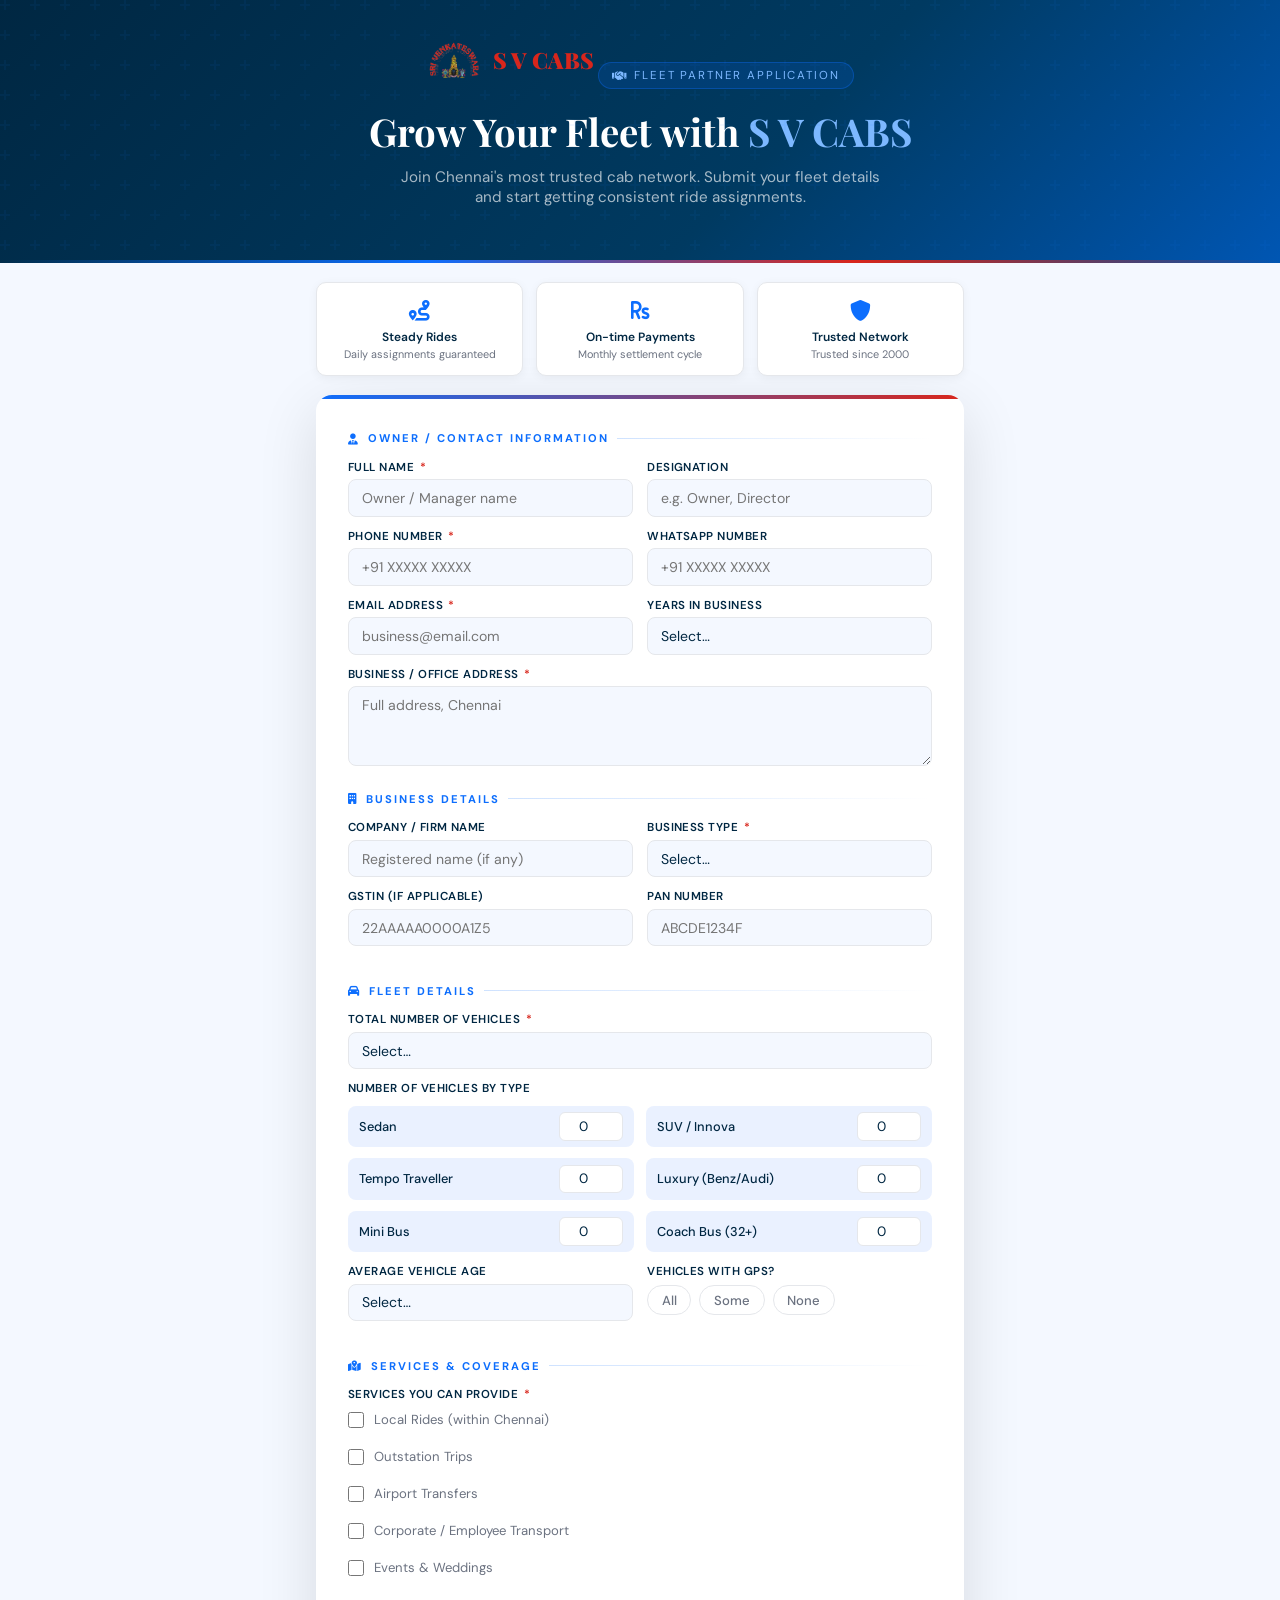
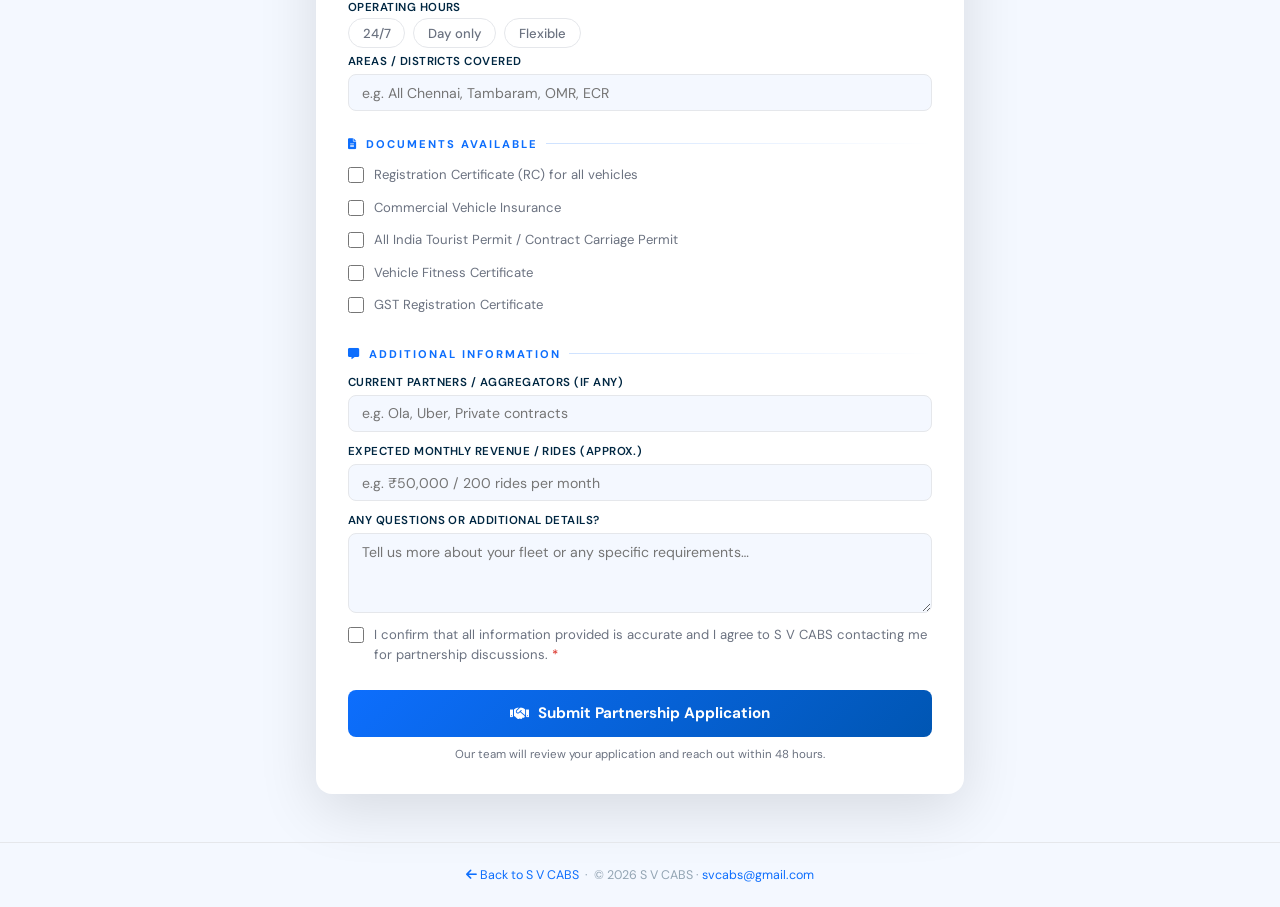
<file: partner-form.html>
<!DOCTYPE html>
<html lang="en">
<head>
  <meta charset="UTF-8" />
  <meta name="viewport" content="width=device-width, initial-scale=1.0" />
  <title>Partner With Us – S V CABS</title>
  <link rel="icon" type="image/x-icon" href="assets/images/svcabs-ico.ico" />
  <link href="https://fonts.googleapis.com/css2?family=Playfair+Display:wght@700;900&family=DM+Sans:wght@300;400;500;600&display=swap" rel="stylesheet" />
  <link href="https://cdnjs.cloudflare.com/ajax/libs/font-awesome/6.0.0-beta3/css/all.min.css" rel="stylesheet" />
  <style>
    :root {
      --navy:  #002742;
      --blue:  #0d6efd;
      --blue2: #3d8bfd;
      --red:   #D8261C;
      --cream: #f4f8ff;
      --light: #eaf1ff;
      --white: #FFFFFF;
      --gray:  #6B7280;
      --radius: 12px;
      --t: 0.3s cubic-bezier(.4,0,.2,1);
    }
    *, *::before, *::after { box-sizing: border-box; margin: 0; padding: 0; }
    html { scroll-behavior: smooth; }
    body {
      font-family: 'DM Sans', sans-serif;
      background: var(--cream);
      color: var(--navy);
      min-height: 100vh;
    }

    /* ── HEADER ── */
    .page-header {
      background: linear-gradient(135deg, var(--navy) 0%, #003a61 60%, #0056b3 100%);
      padding: 2.5rem 1.5rem 3.5rem;
      text-align: center;
      position: relative; overflow: hidden;
    }
    .page-header::before {
      content: '';
      position: absolute; inset: 0;
      background: url("data:image/svg+xml,%3Csvg width='60' height='60' viewBox='0 0 60 60' xmlns='http://www.w3.org/2000/svg'%3E%3Cg fill='%230d6efd' fill-opacity='0.06'%3E%3Cpath d='M36 34v-4h-2v4h-4v2h4v4h2v-4h4v-2h-4zm0-30V0h-2v4h-4v2h4v4h2V6h4V4h-4zM6 34v-4H4v4H0v2h4v4h2v-4h4v-2H6zM6 4V0H4v4H0v2h4v4h2V6h4V4H6z'/%3E%3C/g%3E%3C/svg%3E");
    }
    .page-header::after {
      content: '';
      position: absolute; bottom: 0; left: 0; right: 0; height: 3px;
      background: linear-gradient(90deg, transparent, var(--blue), var(--red), transparent);
    }
    .brand-link {
      display: inline-flex; align-items: center; gap: .6rem;
      text-decoration: none; margin-bottom: 1.5rem;
    }
    .brand-link img { height: 40px; width: auto; }
    .brand-link span {
      font-family: 'Playfair Display', serif;
      font-size: 1.4rem; font-weight: 900;
      color: var(--red);
    }
    .page-header .badge {
      display: inline-flex; align-items: center; gap: .4rem;
      background: rgba(13,110,253,.15);
      border: 1px solid rgba(13,110,253,.35);
      color: #7db8ff; font-size: .72rem;
      letter-spacing: .16em; text-transform: uppercase;
      padding: .3rem .85rem; border-radius: 100px;
      margin-bottom: 1rem;
    }
    .page-header h1 {
      font-family: 'Playfair Display', serif;
      font-size: clamp(1.6rem, 4vw, 2.4rem);
      color: var(--white); margin-bottom: .6rem;
    }
    .page-header h1 span { color: #7db8ff; }
    .page-header p { color: rgba(255,255,255,.65); font-size: .95rem; max-width: 480px; margin: 0 auto; }

    /* ── BENEFITS STRIP ── */
    .benefits {
      max-width: 680px; margin: 0 auto;
      padding: 1.2rem 1rem .2rem;
      display: grid; grid-template-columns: repeat(3, 1fr); gap: .8rem;
    }
    .benefit-item {
      background: var(--white);
      border-radius: 10px; padding: .9rem;
      text-align: center; border: 1px solid #E5E7EB;
      box-shadow: 0 2px 10px rgba(0,0,0,.05);
    }
    .benefit-item .icon { font-size: 1.3rem; color: var(--blue); margin-bottom: .3rem; }
    .benefit-item .lbl { font-size: .75rem; font-weight: 600; color: var(--navy); }
    .benefit-item .sub { font-size: .68rem; color: var(--gray); margin-top: .1rem; }

    /* ── FORM CARD ── */
    .form-wrap {
      max-width: 680px; margin: 1rem auto 3rem;
      padding: 0 1rem;
    }
    .form-card {
      background: var(--white);
      border-radius: 16px;
      box-shadow: 0 16px 60px rgba(0,0,0,.12);
      overflow: hidden;
    }
    .form-card::before {
      content: '';
      display: block; height: 4px;
      background: linear-gradient(90deg, var(--blue), var(--red));
    }
    .form-body { padding: 2rem; }

    /* ── SECTION DIVIDERS ── */
    .form-section { margin-bottom: 1.6rem; }
    .form-section-title {
      font-size: .7rem; font-weight: 700;
      letter-spacing: .18em; text-transform: uppercase;
      color: var(--blue); margin-bottom: .9rem;
      display: flex; align-items: center; gap: .5rem;
    }
    .form-section-title::after {
      content: ''; flex: 1; height: 1px;
      background: linear-gradient(90deg, rgba(13,110,253,.2), transparent);
    }

    /* ── FIELDS ── */
    .form-row { display: grid; grid-template-columns: 1fr 1fr; gap: .9rem; }
    .form-group { display: flex; flex-direction: column; margin-bottom: .75rem; }
    .form-group label {
      font-size: .72rem; font-weight: 600;
      color: var(--navy); margin-bottom: .28rem;
      letter-spacing: .04em; text-transform: uppercase;
    }
    .form-group label .req { color: var(--red); margin-left: 2px; }
    .form-control, .form-select {
      border: 1.5px solid #E5E7EB; border-radius: 8px;
      padding: .55rem .8rem; font-size: .88rem;
      font-family: 'DM Sans', sans-serif;
      color: var(--navy); background: var(--cream);
      transition: border-color var(--t), box-shadow var(--t);
      width: 100%; appearance: none;
    }
    .form-control:focus, .form-select:focus {
      outline: none; border-color: var(--blue);
      box-shadow: 0 0 0 3px rgba(13,110,253,.12);
    }
    textarea.form-control { resize: vertical; min-height: 80px; }

    /* radio group */
    .radio-group { display: flex; flex-wrap: wrap; gap: .5rem; margin-top: .1rem; }
    .radio-pill input { display: none; }
    .radio-pill label {
      padding: .35rem .85rem; border-radius: 100px;
      border: 1.5px solid #E5E7EB;
      font-size: .82rem; font-weight: 500;
      color: var(--gray); cursor: pointer;
      transition: all var(--t);
      text-transform: none; letter-spacing: 0;
    }
    .radio-pill input:checked + label {
      background: var(--navy); color: var(--white);
      border-color: var(--navy);
    }

    /* checkbox */
    .check-group { display: flex; align-items: flex-start; gap: .6rem; margin-bottom: .4rem; }
    .check-group input[type=checkbox] { width: 16px; height: 16px; accent-color: var(--blue); margin-top: 2px; flex-shrink: 0; }
    .check-group label { font-size: .82rem; color: var(--gray); line-height: 1.5; text-transform: none; letter-spacing: 0; font-weight: 400; }

    /* fleet counter */
    .fleet-grid { display: grid; grid-template-columns: repeat(2, 1fr); gap: .7rem; margin-top: .3rem; }
    .fleet-row {
      display: flex; align-items: center;
      background: var(--light); border-radius: 8px;
      padding: .4rem .7rem; gap: .5rem;
    }
    .fleet-row .fleet-name { font-size: .8rem; font-weight: 500; color: var(--navy); flex: 1; }
    .fleet-row input[type=number] {
      width: 64px; border: 1.5px solid #E5E7EB; border-radius: 6px;
      padding: .3rem .5rem; font-size: .85rem; text-align: center;
      font-family: 'DM Sans', sans-serif; background: var(--white);
      color: var(--navy);
    }
    .fleet-row input[type=number]:focus { outline: none; border-color: var(--blue); }

    /* ── SUBMIT ── */
    .btn-submit {
      width: 100%; padding: .85rem;
      background: linear-gradient(135deg, var(--blue), #0056b3);
      color: var(--white); font-weight: 700; font-size: .95rem;
      border: none; border-radius: 8px; cursor: pointer;
      display: flex; align-items: center; justify-content: center; gap: .6rem;
      transition: all var(--t); margin-top: 1rem;
      font-family: 'DM Sans', sans-serif;
    }
    .btn-submit:hover { transform: translateY(-2px); box-shadow: 0 8px 28px rgba(13,110,253,.35); }
    .submit-note { text-align: center; font-size: .72rem; color: var(--gray); margin-top: .6rem; }

    /* ── FOOTER ── */
    .page-footer {
      text-align: center; padding: 1.5rem;
      color: rgba(0,39,66,.4); font-size: .78rem;
      border-top: 1px solid #E5E7EB;
    }
    .page-footer a { color: var(--blue); text-decoration: none; }

    @media (max-width: 600px) {
      .form-row { grid-template-columns: 1fr; }
      .form-body { padding: 1.5rem 1.2rem; }
      .benefits { grid-template-columns: 1fr; }
      .fleet-grid { grid-template-columns: 1fr; }
    }
  </style>
</head>
<body>

<div class="page-header">
  <a href="index.html" class="brand-link">
    <img src="assets/images/svcabs-logo.png" alt="S V CABS" />
    <span>S V CABS</span>
  </a>
  <div class="badge"><i class="fas fa-handshake"></i> Fleet Partner Application</div>
  <h1>Grow Your Fleet with <span>S V CABS</span></h1>
  <p>Join Chennai's most trusted cab network. Submit your fleet details and start getting consistent ride assignments.</p>
</div>

<!-- Benefits strip -->
<div class="benefits">
  <div class="benefit-item">
    <div class="icon"><i class="fas fa-route"></i></div>
    <div class="lbl">Steady Rides</div>
    <div class="sub">Daily assignments guaranteed</div>
  </div>
  <div class="benefit-item">
    <div class="icon"><i class="fas fa-rupee-sign"></i></div>
    <div class="lbl">On-time Payments</div>
    <div class="sub">Monthly settlement cycle</div>
  </div>
  <div class="benefit-item">
    <div class="icon"><i class="fas fa-shield-alt"></i></div>
    <div class="lbl">Trusted Network</div>
    <div class="sub">Trusted since 2000</div>
  </div>
</div>

<div class="form-wrap">
  <div class="form-card">
    <div class="form-body">
      <form id="partnerForm">

        <!-- Owner Info -->
        <div class="form-section">
          <div class="form-section-title"><i class="fas fa-user-tie"></i> Owner / Contact Information</div>
          <div class="form-row">
            <div class="form-group">
              <label>Full Name <span class="req">*</span></label>
              <input type="text" class="form-control" name="ownerName" placeholder="Owner / Manager name" required />
            </div>
            <div class="form-group">
              <label>Designation</label>
              <input type="text" class="form-control" name="designation" placeholder="e.g. Owner, Director" />
            </div>
          </div>
          <div class="form-row">
            <div class="form-group">
              <label>Phone Number <span class="req">*</span></label>
              <input type="tel" class="form-control" name="phone" placeholder="+91 XXXXX XXXXX" required />
            </div>
            <div class="form-group">
              <label>WhatsApp Number</label>
              <input type="tel" class="form-control" name="whatsapp" placeholder="+91 XXXXX XXXXX" />
            </div>
          </div>
          <div class="form-row">
            <div class="form-group">
              <label>Email Address <span class="req">*</span></label>
              <input type="email" class="form-control" name="email" placeholder="business@email.com" required />
            </div>
            <div class="form-group">
              <label>Years in Business</label>
              <select class="form-select" name="yearsInBusiness">
                <option value="">Select…</option>
                <option>Less than 1 year</option>
                <option>1 – 3 years</option>
                <option>3 – 5 years</option>
                <option>5 – 10 years</option>
                <option>10+ years</option>
              </select>
            </div>
          </div>
          <div class="form-group">
            <label>Business / Office Address <span class="req">*</span></label>
            <textarea class="form-control" name="address" placeholder="Full address, Chennai" required></textarea>
          </div>
        </div>

        <!-- Business Info -->
        <div class="form-section">
          <div class="form-section-title"><i class="fas fa-building"></i> Business Details</div>
          <div class="form-row">
            <div class="form-group">
              <label>Company / Firm Name</label>
              <input type="text" class="form-control" name="companyName" placeholder="Registered name (if any)" />
            </div>
            <div class="form-group">
              <label>Business Type <span class="req">*</span></label>
              <select class="form-select" name="businessType" required>
                <option value="">Select…</option>
                <option>Individual / Proprietor</option>
                <option>Partnership Firm</option>
                <option>Private Limited</option>
                <option>LLP</option>
                <option>Other</option>
              </select>
            </div>
          </div>
          <div class="form-row">
            <div class="form-group">
              <label>GSTIN (if applicable)</label>
              <input type="text" class="form-control" name="gstin" placeholder="22AAAAA0000A1Z5" />
            </div>
            <div class="form-group">
              <label>PAN Number</label>
              <input type="text" class="form-control" name="pan" placeholder="ABCDE1234F" />
            </div>
          </div>
        </div>

        <!-- Fleet Info -->
        <div class="form-section">
          <div class="form-section-title"><i class="fas fa-car"></i> Fleet Details</div>
          <div class="form-group">
            <label>Total Number of Vehicles <span class="req">*</span></label>
            <select class="form-select" name="totalVehicles" required>
              <option value="">Select…</option>
              <option>1 – 5</option>
              <option>6 – 10</option>
              <option>11 – 20</option>
              <option>21 – 50</option>
              <option>50+</option>
            </select>
          </div>
          <div class="form-group">
            <label>Number of Vehicles by Type</label>
            <div class="fleet-grid">
              <div class="fleet-row"><span class="fleet-name">Sedan</span><input type="number" name="fleet_sedan" min="0" value="0" /></div>
              <div class="fleet-row"><span class="fleet-name">SUV / Innova</span><input type="number" name="fleet_suv" min="0" value="0" /></div>
              <div class="fleet-row"><span class="fleet-name">Tempo Traveller</span><input type="number" name="fleet_tempo" min="0" value="0" /></div>
              <div class="fleet-row"><span class="fleet-name">Luxury (Benz/Audi)</span><input type="number" name="fleet_luxury" min="0" value="0" /></div>
              <div class="fleet-row"><span class="fleet-name">Mini Bus</span><input type="number" name="fleet_minibus" min="0" value="0" /></div>
              <div class="fleet-row"><span class="fleet-name">Coach Bus (32+)</span><input type="number" name="fleet_bus" min="0" value="0" /></div>
            </div>
          </div>
          <div class="form-row">
            <div class="form-group">
              <label>Average Vehicle Age</label>
              <select class="form-select" name="vehicleAge">
                <option value="">Select…</option>
                <option>0 – 2 years</option>
                <option>2 – 5 years</option>
                <option>5 – 8 years</option>
                <option>8+ years</option>
              </select>
            </div>
            <div class="form-group">
              <label>Vehicles with GPS?</label>
              <div class="radio-group" style="margin-top:.3rem">
                <div class="radio-pill"><input type="radio" name="hasGPS" id="gps1" value="All" /><label for="gps1">All</label></div>
                <div class="radio-pill"><input type="radio" name="hasGPS" id="gps2" value="Some" /><label for="gps2">Some</label></div>
                <div class="radio-pill"><input type="radio" name="hasGPS" id="gps3" value="None" /><label for="gps3">None</label></div>
              </div>
            </div>
          </div>
        </div>

        <!-- Services & Coverage -->
        <div class="form-section">
          <div class="form-section-title"><i class="fas fa-map-marked-alt"></i> Services &amp; Coverage</div>
          <div class="form-group">
            <label>Services You Can Provide <span class="req">*</span></label>
            <div style="display:flex;flex-direction:column;gap:.4rem;margin-top:.2rem">
              <div class="check-group"><input type="checkbox" name="svc_local" id="s1" /><label for="s1">Local Rides (within Chennai)</label></div>
              <div class="check-group"><input type="checkbox" name="svc_outstation" id="s2" /><label for="s2">Outstation Trips</label></div>
              <div class="check-group"><input type="checkbox" name="svc_airport" id="s3" /><label for="s3">Airport Transfers</label></div>
              <div class="check-group"><input type="checkbox" name="svc_corporate" id="s4" /><label for="s4">Corporate / Employee Transport</label></div>
              <div class="check-group"><input type="checkbox" name="svc_events" id="s5" /><label for="s5">Events &amp; Weddings</label></div>
            </div>
          </div>
          <div class="form-group">
            <label>Operating Hours</label>
            <div class="radio-group">
              <div class="radio-pill"><input type="radio" name="opHours" id="oh1" value="24/7" /><label for="oh1">24/7</label></div>
              <div class="radio-pill"><input type="radio" name="opHours" id="oh2" value="Day only" /><label for="oh2">Day only</label></div>
              <div class="radio-pill"><input type="radio" name="opHours" id="oh3" value="Flexible" /><label for="oh3">Flexible</label></div>
            </div>
          </div>
          <div class="form-group">
            <label>Areas / Districts Covered</label>
            <input type="text" class="form-control" name="areaCoverage" placeholder="e.g. All Chennai, Tambaram, OMR, ECR" />
          </div>
        </div>

        <!-- Documents -->
        <div class="form-section">
          <div class="form-section-title"><i class="fas fa-file-alt"></i> Documents Available</div>
          <div style="display:flex;flex-direction:column;gap:.4rem">
            <div class="check-group"><input type="checkbox" name="doc_rc" id="d1" /><label for="d1">Registration Certificate (RC) for all vehicles</label></div>
            <div class="check-group"><input type="checkbox" name="doc_insurance" id="d2" /><label for="d2">Commercial Vehicle Insurance</label></div>
            <div class="check-group"><input type="checkbox" name="doc_permit" id="d3" /><label for="d3">All India Tourist Permit / Contract Carriage Permit</label></div>
            <div class="check-group"><input type="checkbox" name="doc_fitness" id="d4" /><label for="d4">Vehicle Fitness Certificate</label></div>
            <div class="check-group"><input type="checkbox" name="doc_gst" id="d5" /><label for="d5">GST Registration Certificate</label></div>
          </div>
        </div>

        <!-- Additional -->
        <div class="form-section">
          <div class="form-section-title"><i class="fas fa-comment-alt"></i> Additional Information</div>
          <div class="form-group">
            <label>Current Partners / Aggregators (if any)</label>
            <input type="text" class="form-control" name="currentPartners" placeholder="e.g. Ola, Uber, Private contracts" />
          </div>
          <div class="form-group">
            <label>Expected Monthly Revenue / Rides (approx.)</label>
            <input type="text" class="form-control" name="expectedRevenue" placeholder="e.g. ₹50,000 / 200 rides per month" />
          </div>
          <div class="form-group">
            <label>Any questions or additional details?</label>
            <textarea class="form-control" name="remarks" placeholder="Tell us more about your fleet or any specific requirements…"></textarea>
          </div>
          <div class="check-group" style="margin-top:.5rem">
            <input type="checkbox" id="consent" name="consent" required />
            <label for="consent">I confirm that all information provided is accurate and I agree to S V CABS contacting me for partnership discussions. <span style="color:var(--red)">*</span></label>
          </div>
        </div>

        <button type="submit" class="btn-submit">
          <i class="fas fa-handshake"></i> Submit Partnership Application
        </button>
        <p class="submit-note">Our team will review your application and reach out within 48 hours.</p>

      </form>
    </div>
  </div>
</div>

<div class="page-footer">
  <a href="index.html"><i class="fas fa-arrow-left"></i> Back to S V CABS</a> &nbsp;·&nbsp;
  &copy; <span id="yr">2026</span> S V CABS · <a href="mailto:svcabs@gmail.com">svcabs@gmail.com</a>
</div>

<script>
document.getElementById('yr').textContent = new Date().getFullYear();
document.getElementById('partnerForm').addEventListener('submit', function(e) {
  e.preventDefault();
  const f = this;
  const gv = name => { const el = f.querySelector(`[name="${name}"]`); return el ? el.value.trim() : ''; };
  const gr = name => { const el = f.querySelector(`input[name="${name}"]:checked`); return el ? el.value : 'Not specified'; };
  const gc = name => f.querySelector(`[name="${name}"]`)?.checked ? 'Yes' : 'No';

  const services = [
    gc('svc_local') === 'Yes' ? 'Local Rides' : '',
    gc('svc_outstation') === 'Yes' ? 'Outstation' : '',
    gc('svc_airport') === 'Yes' ? 'Airport Transfers' : '',
    gc('svc_corporate') === 'Yes' ? 'Corporate Transport' : '',
    gc('svc_events') === 'Yes' ? 'Events & Weddings' : '',
  ].filter(Boolean).join(', ') || 'None selected';

  const docs = [
    gc('doc_rc') === 'Yes' ? 'RC' : '',
    gc('doc_insurance') === 'Yes' ? 'Insurance' : '',
    gc('doc_permit') === 'Yes' ? 'Permit' : '',
    gc('doc_fitness') === 'Yes' ? 'Fitness Certificate' : '',
    gc('doc_gst') === 'Yes' ? 'GST Certificate' : '',
  ].filter(Boolean).join(', ') || 'None selected';

  const subject = encodeURIComponent(`Fleet Partner Application – ${gv('ownerName')}`);
  const body = encodeURIComponent(
`FLEET PARTNER APPLICATION – S V CABS
=====================================

OWNER / CONTACT INFORMATION
Name            : ${gv('ownerName')}
Designation     : ${gv('designation') || 'N/A'}
Phone           : ${gv('phone')}
WhatsApp        : ${gv('whatsapp') || 'N/A'}
Email           : ${gv('email')}
Years in Biz    : ${gv('yearsInBusiness') || 'N/A'}
Address         : ${gv('address')}

BUSINESS DETAILS
Company Name    : ${gv('companyName') || 'N/A'}
Business Type   : ${gv('businessType')}
GSTIN           : ${gv('gstin') || 'N/A'}
PAN             : ${gv('pan') || 'N/A'}

FLEET DETAILS
Total Vehicles  : ${gv('totalVehicles')}
  Sedan         : ${gv('fleet_sedan')}
  SUV / Innova  : ${gv('fleet_suv')}
  Tempo         : ${gv('fleet_tempo')}
  Luxury        : ${gv('fleet_luxury')}
  Mini Bus      : ${gv('fleet_minibus')}
  Coach Bus     : ${gv('fleet_bus')}
Avg Vehicle Age : ${gv('vehicleAge') || 'N/A'}
GPS Equipped    : ${gr('hasGPS')}

SERVICES & COVERAGE
Services        : ${services}
Operating Hours : ${gr('opHours')}
Area Coverage   : ${gv('areaCoverage') || 'N/A'}

DOCUMENTS AVAILABLE
${docs}

ADDITIONAL INFORMATION
Current Partners : ${gv('currentPartners') || 'N/A'}
Expected Revenue : ${gv('expectedRevenue') || 'N/A'}
Remarks          : ${gv('remarks') || 'N/A'}
`);

  window.location.href = `mailto:svcabs@gmail.com?subject=${subject}&body=${body}`;
});
</script>
</body>
</html>
</file>
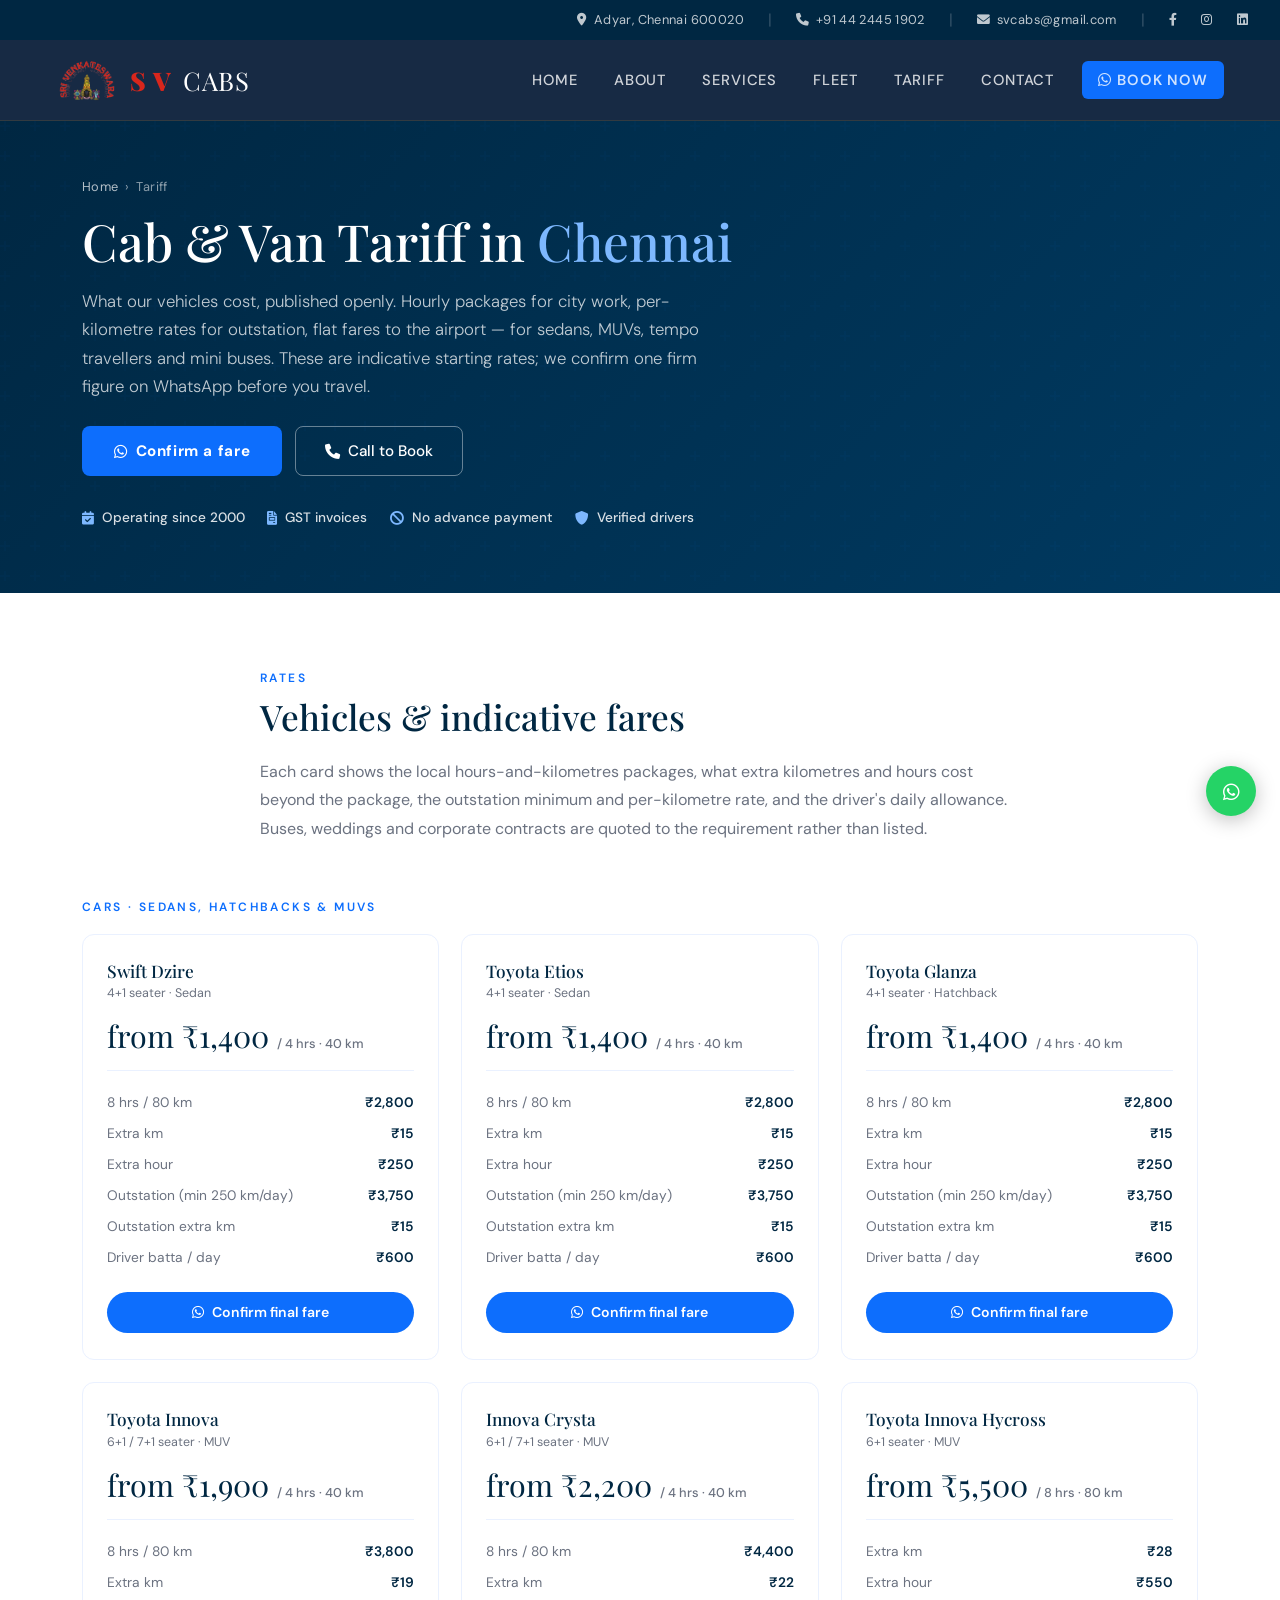
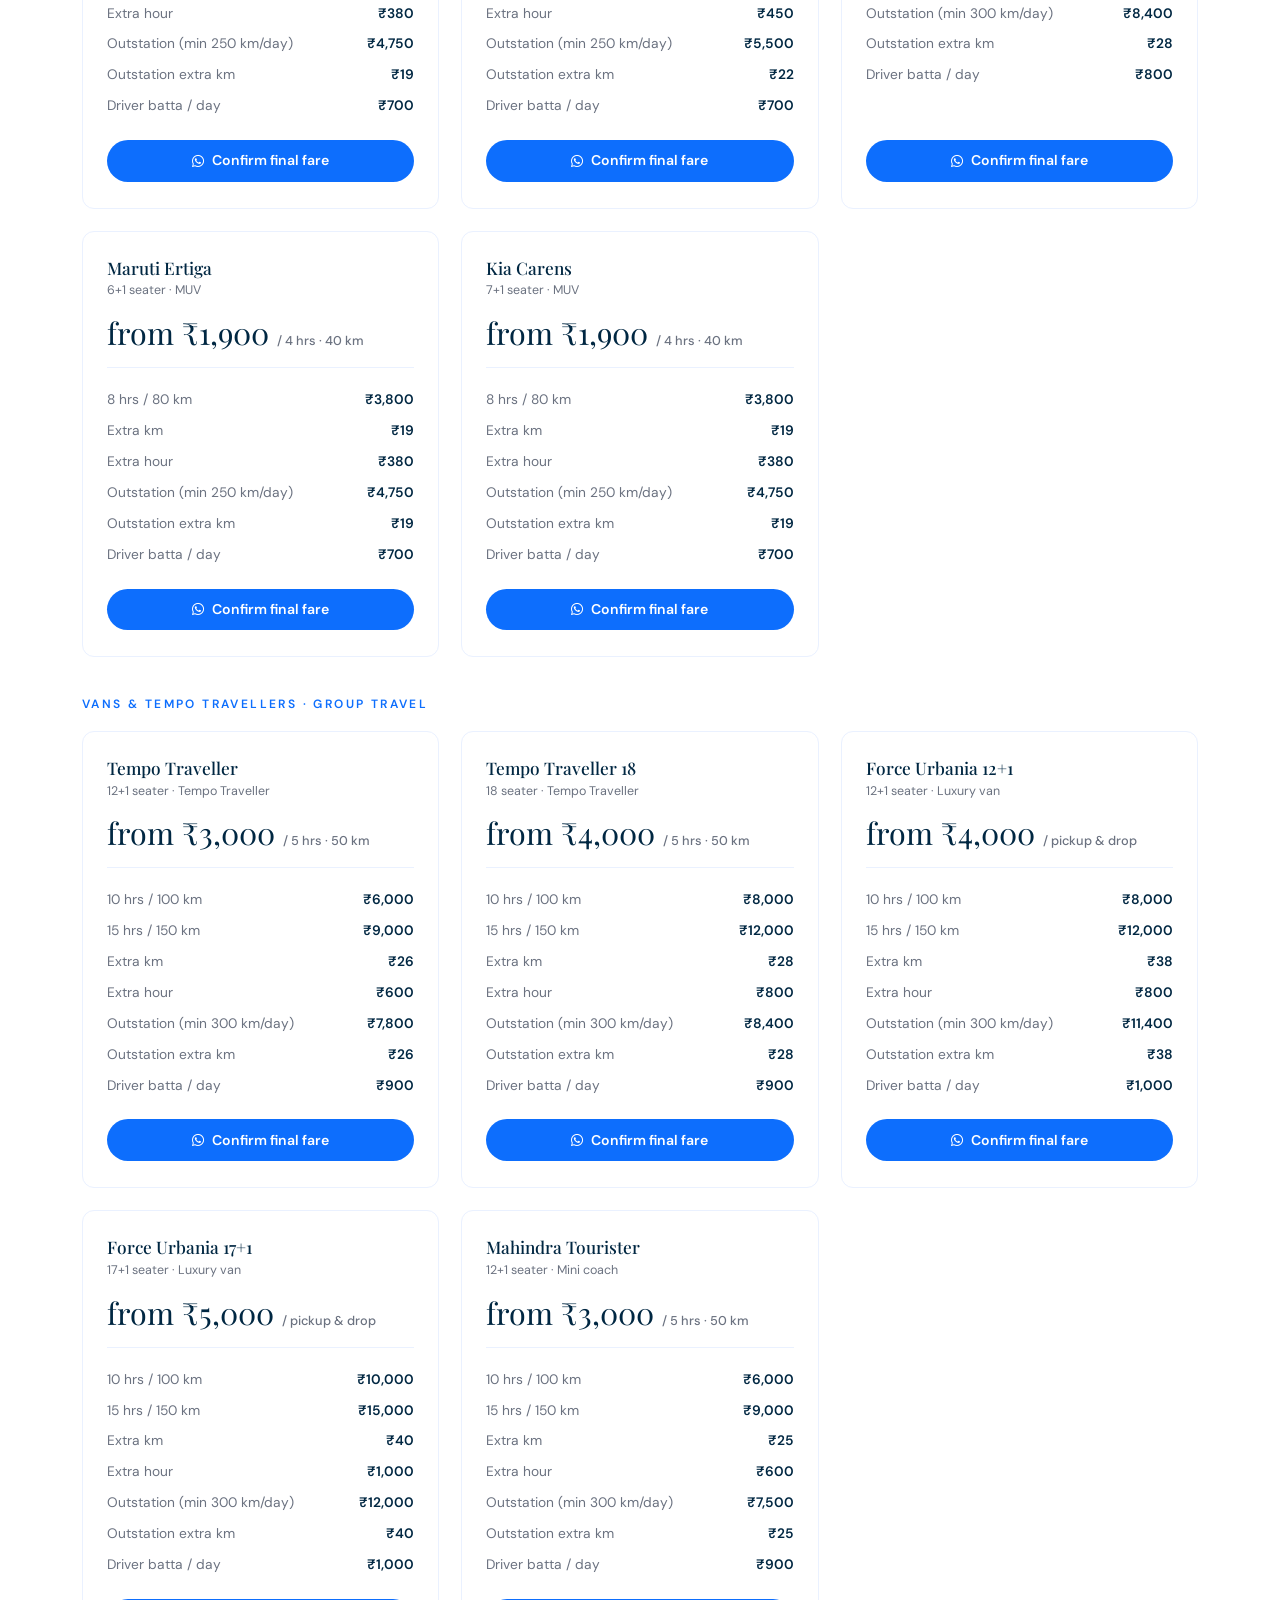
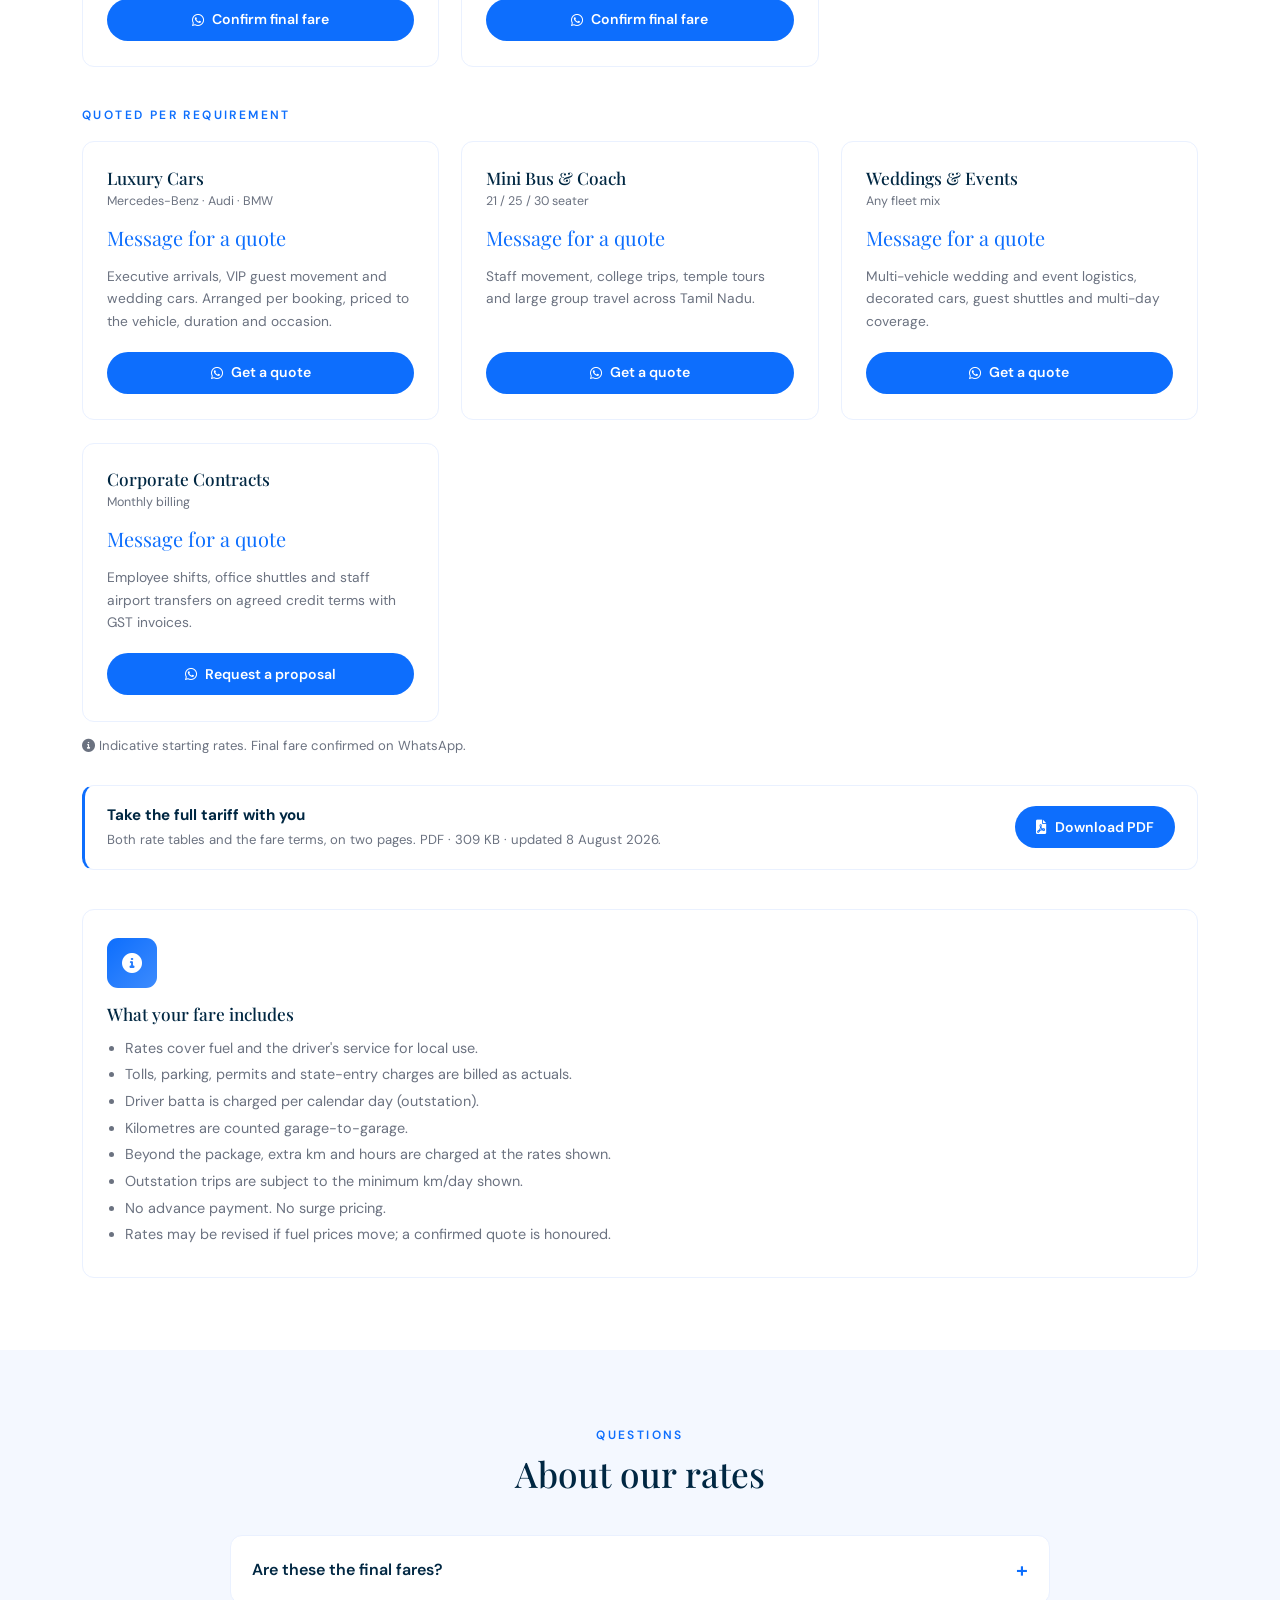
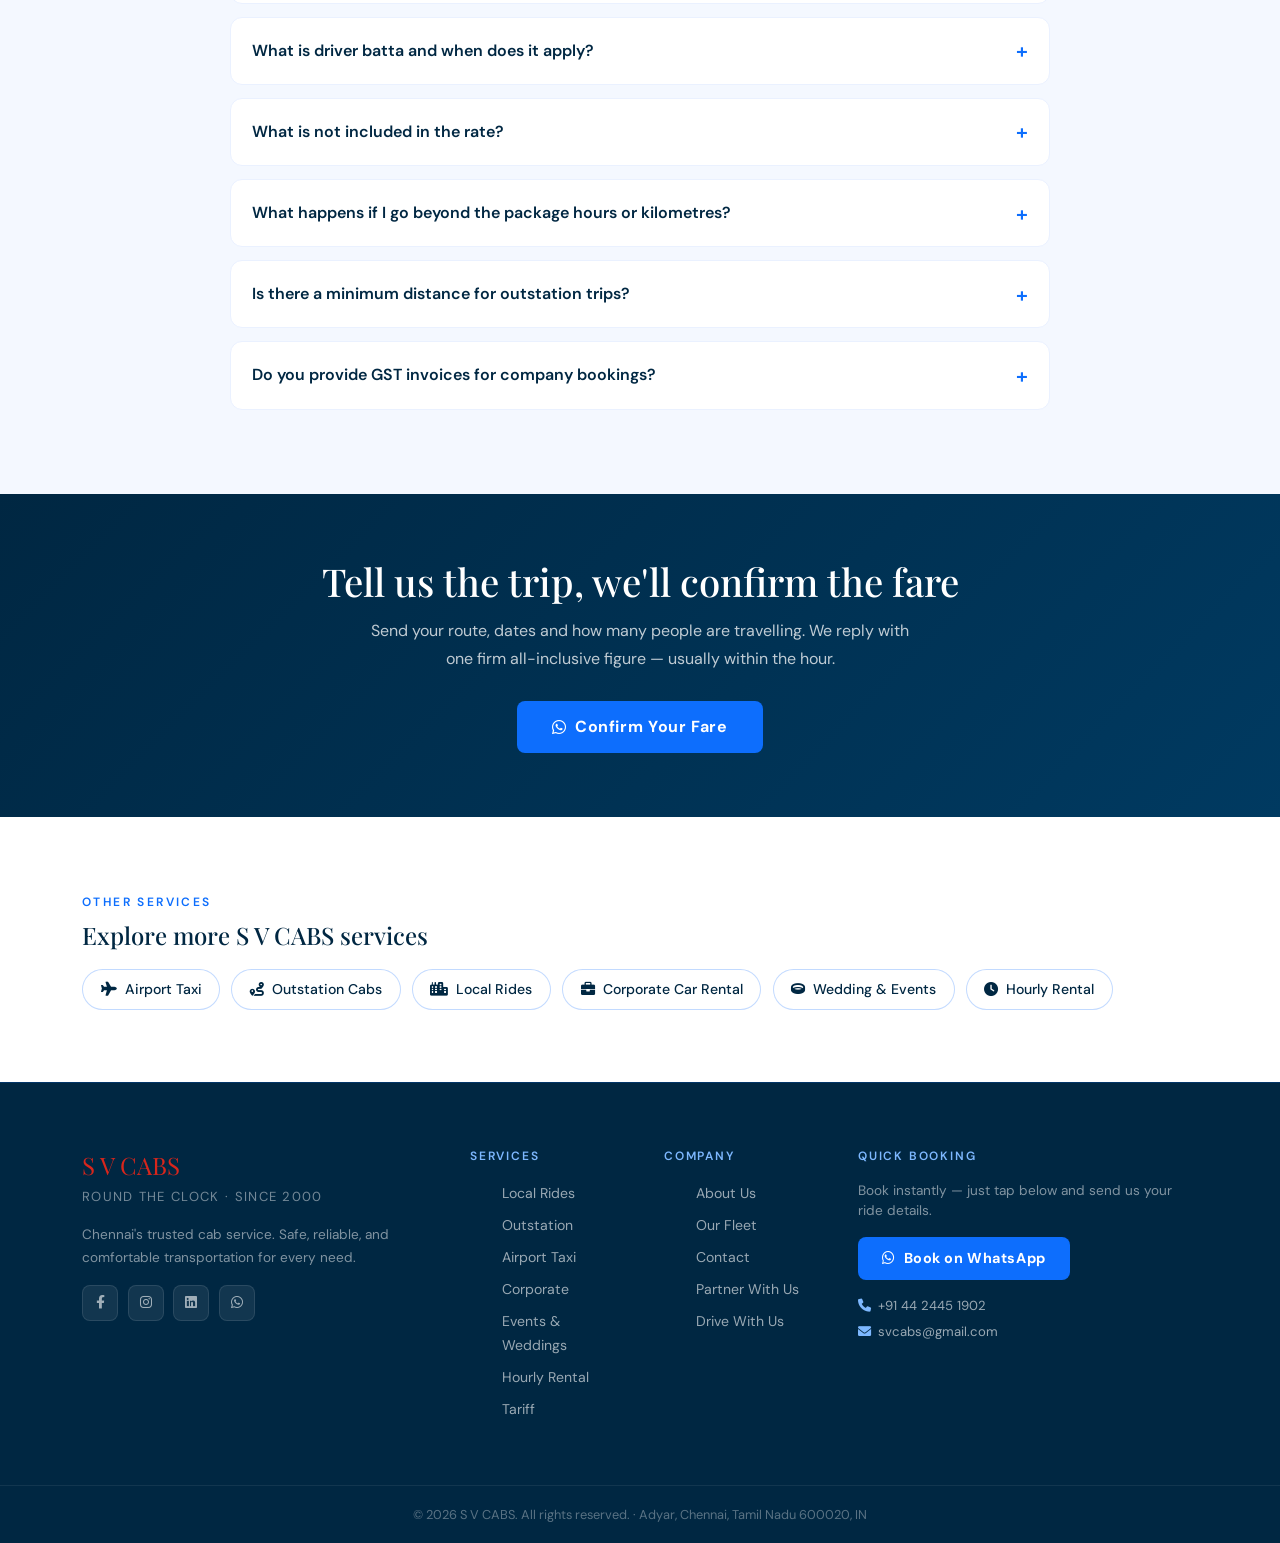
<file: tariff.html>
<!DOCTYPE html>
<html lang="en">
<head>
  <meta charset="UTF-8" />
  <meta name="viewport" content="width=device-width, initial-scale=1.0" />

  <!-- Primary SEO -->
  <title>Cab &amp; Van Tariff in Chennai | Indicative Rates — S V CABS</title>
  <meta name="description" content="Indicative cab, van and tempo traveller rates in Chennai from S V CABS — hourly packages, outstation per-km, airport transfers and driver batta. Final fare confirmed on WhatsApp." />
  <meta name="keywords" content="Chennai cab tariff, taxi rates Chennai, car rental price Chennai, tempo traveller rent Chennai, outstation cab rate per km, Innova rent per km Chennai, airport taxi fare Chennai" />
  <meta name="author" content="S V CABS" />
  <meta name="robots" content="index, follow" />
  <link rel="canonical" href="https://svcabs.net/tariff.html" />

  <!-- Open Graph / Facebook -->
  <meta property="og:type" content="website" />
  <meta property="og:url" content="https://svcabs.net/tariff.html" />
  <meta property="og:title" content="Cab & Van Tariff in Chennai | Indicative Rates — S V CABS" />
  <meta property="og:description" content="Hourly packages, outstation per-km rates, airport transfers and driver batta for sedans, MUVs and tempo travellers across Chennai." />
  <meta property="og:image" content="https://svcabs.net/assets/images/svcabs-logo.png" />

  <!-- Twitter Card -->
  <meta name="twitter:card" content="summary_large_image" />
  <meta name="twitter:title" content="Cab & Van Tariff in Chennai — S V CABS" />
  <meta name="twitter:description" content="Indicative rates for sedans, MUVs, tempo travellers and mini buses in Chennai. Final fare confirmed on WhatsApp." />
  <meta name="twitter:image" content="https://svcabs.net/assets/images/svcabs-logo.png" />

  <!-- Geo Tags -->
  <meta name="geo.region" content="IN-TN" />
  <meta name="geo.placename" content="Chennai" />
  <meta name="geo.position" content="12.9926609;80.2521611" />
  <meta name="ICBM" content="12.9926609, 80.2521611" />

  <!-- Schema.org — Service -->
  <script type="application/ld+json">
  {
    "@context": "https://schema.org",
    "@type": "Service",
    "serviceType": "Car and van rental tariff, Chennai",
    "name": "Cab & Van Tariff — S V CABS, Chennai",
    "description": "Indicative hourly, local, outstation and airport transfer rates for sedans, MUVs, tempo travellers and mini buses hired through S V CABS, Chennai.",
    "areaServed": { "@type": "City", "name": "Chennai" },
    "provider": {
      "@type": "TaxiService",
      "name": "S V CABS",
      "image": "https://svcabs.net/assets/images/svcabs-logo.png",
      "url": "https://svcabs.net",
      "telephone": "+914424451902",
      "email": "svcabs@gmail.com",
      "address": {
        "@type": "PostalAddress",
        "streetAddress": "Adyar",
        "addressLocality": "Chennai",
        "addressRegion": "Tamil Nadu",
        "postalCode": "600020",
        "addressCountry": "IN"
      },
      "geo": { "@type": "GeoCoordinates", "latitude": 12.9926609, "longitude": 80.2521611 }
    },
    "availableChannel": {
      "@type": "ServiceChannel",
      "serviceUrl": "https://api.whatsapp.com/send?phone=919444141019"
    }
  }
  </script>

  <!-- Schema.org — BreadcrumbList -->
  <script type="application/ld+json">
  {
    "@context": "https://schema.org",
    "@type": "BreadcrumbList",
    "itemListElement": [
      { "@type": "ListItem", "position": 1, "name": "Home", "item": "https://svcabs.net" },
      { "@type": "ListItem", "position": 2, "name": "Tariff", "item": "https://svcabs.net/tariff.html" }
    ]
  }
  </script>

  <!-- Schema.org — FAQPage (must match visible FAQ verbatim) -->
  <script type="application/ld+json">
  {
    "@context": "https://schema.org",
    "@type": "FAQPage",
    "mainEntity": [
      {
        "@type": "Question",
        "name": "Are these the final fares?",
        "acceptedAnswer": { "@type": "Answer", "text": "They are indicative starting rates. Your final fare depends on the vehicle, the distance and how long you need it, and we confirm one firm figure on WhatsApp before the trip. There is no surge pricing and no advance payment." }
      },
      {
        "@type": "Question",
        "name": "What is driver batta and when does it apply?",
        "acceptedAnswer": { "@type": "Answer", "text": "Driver batta is the driver's daily allowance on outstation trips, charged per calendar day at the rate shown against each vehicle. It covers the driver's meals and stay while away from Chennai. Local city packages do not carry driver batta." }
      },
      {
        "@type": "Question",
        "name": "What is not included in the rate?",
        "acceptedAnswer": { "@type": "Answer", "text": "The rate covers fuel and the driver's service. Tolls, parking charges, permits and state entry charges are billed as actuals on top, so you pay exactly what was spent rather than an estimate." }
      },
      {
        "@type": "Question",
        "name": "What happens if I go beyond the package hours or kilometres?",
        "acceptedAnswer": { "@type": "Answer", "text": "Only the excess is charged. Each vehicle has an extra-kilometre and extra-hour rate shown on its card, and those apply to whatever you use beyond the package. Nothing is rounded up to the next full package." }
      },
      {
        "@type": "Question",
        "name": "Is there a minimum distance for outstation trips?",
        "acceptedAnswer": { "@type": "Answer", "text": "Yes. Cars carry a minimum of 250 km per day and vans a minimum of 300 km per day. If your trip covers less than the minimum, the minimum still applies; anything beyond it is charged at the extra-kilometre rate for that vehicle." }
      },
      {
        "@type": "Question",
        "name": "Do you provide GST invoices for company bookings?",
        "acceptedAnswer": { "@type": "Answer", "text": "Yes. S V CABS is GST-registered and has been operating in Chennai since 2000. Corporate accounts are billed on agreed credit terms with consolidated monthly invoices that trace back to individual logged trips." }
      }
    ]
  }
  </script>

  <!-- Pricing JSON-LD — generated by tools/build-fares.mjs, do not hand-edit -->
  <!-- FARES-LD:START -->
  <script type="application/ld+json">
  {
    "@context": "https://schema.org",
    "@type": "OfferCatalog",
    "name": "S V CABS, Chennai — indicative tariff",
    "url": "https://svcabs.net/tariff.html",
    "provider": {
      "@type": "TaxiService",
      "name": "S V CABS",
      "url": "https://svcabs.net"
    },
    "itemListElement": [
      {
        "@type": "Offer",
        "name": "Swift Dzire — 4 hrs / 40 km",
        "priceSpecification": {
          "@type": "PriceSpecification",
          "price": "1400",
          "priceCurrency": "INR",
          "valueAddedTaxIncluded": false
        },
        "itemOffered": {
          "@type": "Service",
          "name": "Swift Dzire car rental, Chennai"
        },
        "availability": "https://schema.org/InStock",
        "url": "https://svcabs.net/tariff.html"
      },
      {
        "@type": "Offer",
        "name": "Swift Dzire — 8 hrs / 80 km",
        "priceSpecification": {
          "@type": "PriceSpecification",
          "price": "2800",
          "priceCurrency": "INR",
          "valueAddedTaxIncluded": false
        },
        "itemOffered": {
          "@type": "Service",
          "name": "Swift Dzire car rental, Chennai"
        },
        "availability": "https://schema.org/InStock",
        "url": "https://svcabs.net/tariff.html"
      },
      {
        "@type": "Offer",
        "name": "Toyota Etios — 4 hrs / 40 km",
        "priceSpecification": {
          "@type": "PriceSpecification",
          "price": "1400",
          "priceCurrency": "INR",
          "valueAddedTaxIncluded": false
        },
        "itemOffered": {
          "@type": "Service",
          "name": "Toyota Etios car rental, Chennai"
        },
        "availability": "https://schema.org/InStock",
        "url": "https://svcabs.net/tariff.html"
      },
      {
        "@type": "Offer",
        "name": "Toyota Etios — 8 hrs / 80 km",
        "priceSpecification": {
          "@type": "PriceSpecification",
          "price": "2800",
          "priceCurrency": "INR",
          "valueAddedTaxIncluded": false
        },
        "itemOffered": {
          "@type": "Service",
          "name": "Toyota Etios car rental, Chennai"
        },
        "availability": "https://schema.org/InStock",
        "url": "https://svcabs.net/tariff.html"
      },
      {
        "@type": "Offer",
        "name": "Toyota Glanza — 4 hrs / 40 km",
        "priceSpecification": {
          "@type": "PriceSpecification",
          "price": "1400",
          "priceCurrency": "INR",
          "valueAddedTaxIncluded": false
        },
        "itemOffered": {
          "@type": "Service",
          "name": "Toyota Glanza car rental, Chennai"
        },
        "availability": "https://schema.org/InStock",
        "url": "https://svcabs.net/tariff.html"
      },
      {
        "@type": "Offer",
        "name": "Toyota Glanza — 8 hrs / 80 km",
        "priceSpecification": {
          "@type": "PriceSpecification",
          "price": "2800",
          "priceCurrency": "INR",
          "valueAddedTaxIncluded": false
        },
        "itemOffered": {
          "@type": "Service",
          "name": "Toyota Glanza car rental, Chennai"
        },
        "availability": "https://schema.org/InStock",
        "url": "https://svcabs.net/tariff.html"
      },
      {
        "@type": "Offer",
        "name": "Toyota Innova — 4 hrs / 40 km",
        "priceSpecification": {
          "@type": "PriceSpecification",
          "price": "1900",
          "priceCurrency": "INR",
          "valueAddedTaxIncluded": false
        },
        "itemOffered": {
          "@type": "Service",
          "name": "Toyota Innova car rental, Chennai"
        },
        "availability": "https://schema.org/InStock",
        "url": "https://svcabs.net/tariff.html"
      },
      {
        "@type": "Offer",
        "name": "Toyota Innova — 8 hrs / 80 km",
        "priceSpecification": {
          "@type": "PriceSpecification",
          "price": "3800",
          "priceCurrency": "INR",
          "valueAddedTaxIncluded": false
        },
        "itemOffered": {
          "@type": "Service",
          "name": "Toyota Innova car rental, Chennai"
        },
        "availability": "https://schema.org/InStock",
        "url": "https://svcabs.net/tariff.html"
      },
      {
        "@type": "Offer",
        "name": "Innova Crysta — 4 hrs / 40 km",
        "priceSpecification": {
          "@type": "PriceSpecification",
          "price": "2200",
          "priceCurrency": "INR",
          "valueAddedTaxIncluded": false
        },
        "itemOffered": {
          "@type": "Service",
          "name": "Innova Crysta car rental, Chennai"
        },
        "availability": "https://schema.org/InStock",
        "url": "https://svcabs.net/tariff.html"
      },
      {
        "@type": "Offer",
        "name": "Innova Crysta — 8 hrs / 80 km",
        "priceSpecification": {
          "@type": "PriceSpecification",
          "price": "4400",
          "priceCurrency": "INR",
          "valueAddedTaxIncluded": false
        },
        "itemOffered": {
          "@type": "Service",
          "name": "Innova Crysta car rental, Chennai"
        },
        "availability": "https://schema.org/InStock",
        "url": "https://svcabs.net/tariff.html"
      },
      {
        "@type": "Offer",
        "name": "Toyota Innova Hycross — 8 hrs / 80 km",
        "priceSpecification": {
          "@type": "PriceSpecification",
          "price": "5500",
          "priceCurrency": "INR",
          "valueAddedTaxIncluded": false
        },
        "itemOffered": {
          "@type": "Service",
          "name": "Toyota Innova Hycross car rental, Chennai"
        },
        "availability": "https://schema.org/InStock",
        "url": "https://svcabs.net/tariff.html"
      },
      {
        "@type": "Offer",
        "name": "Maruti Ertiga — 4 hrs / 40 km",
        "priceSpecification": {
          "@type": "PriceSpecification",
          "price": "1900",
          "priceCurrency": "INR",
          "valueAddedTaxIncluded": false
        },
        "itemOffered": {
          "@type": "Service",
          "name": "Maruti Ertiga car rental, Chennai"
        },
        "availability": "https://schema.org/InStock",
        "url": "https://svcabs.net/tariff.html"
      },
      {
        "@type": "Offer",
        "name": "Maruti Ertiga — 8 hrs / 80 km",
        "priceSpecification": {
          "@type": "PriceSpecification",
          "price": "3800",
          "priceCurrency": "INR",
          "valueAddedTaxIncluded": false
        },
        "itemOffered": {
          "@type": "Service",
          "name": "Maruti Ertiga car rental, Chennai"
        },
        "availability": "https://schema.org/InStock",
        "url": "https://svcabs.net/tariff.html"
      },
      {
        "@type": "Offer",
        "name": "Kia Carens — 4 hrs / 40 km",
        "priceSpecification": {
          "@type": "PriceSpecification",
          "price": "1900",
          "priceCurrency": "INR",
          "valueAddedTaxIncluded": false
        },
        "itemOffered": {
          "@type": "Service",
          "name": "Kia Carens car rental, Chennai"
        },
        "availability": "https://schema.org/InStock",
        "url": "https://svcabs.net/tariff.html"
      },
      {
        "@type": "Offer",
        "name": "Kia Carens — 8 hrs / 80 km",
        "priceSpecification": {
          "@type": "PriceSpecification",
          "price": "3800",
          "priceCurrency": "INR",
          "valueAddedTaxIncluded": false
        },
        "itemOffered": {
          "@type": "Service",
          "name": "Kia Carens car rental, Chennai"
        },
        "availability": "https://schema.org/InStock",
        "url": "https://svcabs.net/tariff.html"
      },
      {
        "@type": "Offer",
        "name": "Tempo Traveller — 5 hrs / 50 km",
        "priceSpecification": {
          "@type": "PriceSpecification",
          "price": "3000",
          "priceCurrency": "INR",
          "valueAddedTaxIncluded": false
        },
        "itemOffered": {
          "@type": "Service",
          "name": "Tempo Traveller car rental, Chennai"
        },
        "availability": "https://schema.org/InStock",
        "url": "https://svcabs.net/tariff.html"
      },
      {
        "@type": "Offer",
        "name": "Tempo Traveller — 10 hrs / 100 km",
        "priceSpecification": {
          "@type": "PriceSpecification",
          "price": "6000",
          "priceCurrency": "INR",
          "valueAddedTaxIncluded": false
        },
        "itemOffered": {
          "@type": "Service",
          "name": "Tempo Traveller car rental, Chennai"
        },
        "availability": "https://schema.org/InStock",
        "url": "https://svcabs.net/tariff.html"
      },
      {
        "@type": "Offer",
        "name": "Tempo Traveller — 15 hrs / 150 km",
        "priceSpecification": {
          "@type": "PriceSpecification",
          "price": "9000",
          "priceCurrency": "INR",
          "valueAddedTaxIncluded": false
        },
        "itemOffered": {
          "@type": "Service",
          "name": "Tempo Traveller car rental, Chennai"
        },
        "availability": "https://schema.org/InStock",
        "url": "https://svcabs.net/tariff.html"
      },
      {
        "@type": "Offer",
        "name": "Tempo Traveller 18 — 5 hrs / 50 km",
        "priceSpecification": {
          "@type": "PriceSpecification",
          "price": "4000",
          "priceCurrency": "INR",
          "valueAddedTaxIncluded": false
        },
        "itemOffered": {
          "@type": "Service",
          "name": "Tempo Traveller 18 car rental, Chennai"
        },
        "availability": "https://schema.org/InStock",
        "url": "https://svcabs.net/tariff.html"
      },
      {
        "@type": "Offer",
        "name": "Tempo Traveller 18 — 10 hrs / 100 km",
        "priceSpecification": {
          "@type": "PriceSpecification",
          "price": "8000",
          "priceCurrency": "INR",
          "valueAddedTaxIncluded": false
        },
        "itemOffered": {
          "@type": "Service",
          "name": "Tempo Traveller 18 car rental, Chennai"
        },
        "availability": "https://schema.org/InStock",
        "url": "https://svcabs.net/tariff.html"
      },
      {
        "@type": "Offer",
        "name": "Tempo Traveller 18 — 15 hrs / 150 km",
        "priceSpecification": {
          "@type": "PriceSpecification",
          "price": "12000",
          "priceCurrency": "INR",
          "valueAddedTaxIncluded": false
        },
        "itemOffered": {
          "@type": "Service",
          "name": "Tempo Traveller 18 car rental, Chennai"
        },
        "availability": "https://schema.org/InStock",
        "url": "https://svcabs.net/tariff.html"
      },
      {
        "@type": "Offer",
        "name": "Force Urbania 12+1 — pickup & drop",
        "priceSpecification": {
          "@type": "PriceSpecification",
          "price": "4000",
          "priceCurrency": "INR",
          "valueAddedTaxIncluded": false
        },
        "itemOffered": {
          "@type": "Service",
          "name": "Force Urbania 12+1 car rental, Chennai"
        },
        "availability": "https://schema.org/InStock",
        "url": "https://svcabs.net/tariff.html"
      },
      {
        "@type": "Offer",
        "name": "Force Urbania 12+1 — 10 hrs / 100 km",
        "priceSpecification": {
          "@type": "PriceSpecification",
          "price": "8000",
          "priceCurrency": "INR",
          "valueAddedTaxIncluded": false
        },
        "itemOffered": {
          "@type": "Service",
          "name": "Force Urbania 12+1 car rental, Chennai"
        },
        "availability": "https://schema.org/InStock",
        "url": "https://svcabs.net/tariff.html"
      },
      {
        "@type": "Offer",
        "name": "Force Urbania 12+1 — 15 hrs / 150 km",
        "priceSpecification": {
          "@type": "PriceSpecification",
          "price": "12000",
          "priceCurrency": "INR",
          "valueAddedTaxIncluded": false
        },
        "itemOffered": {
          "@type": "Service",
          "name": "Force Urbania 12+1 car rental, Chennai"
        },
        "availability": "https://schema.org/InStock",
        "url": "https://svcabs.net/tariff.html"
      },
      {
        "@type": "Offer",
        "name": "Force Urbania 17+1 — pickup & drop",
        "priceSpecification": {
          "@type": "PriceSpecification",
          "price": "5000",
          "priceCurrency": "INR",
          "valueAddedTaxIncluded": false
        },
        "itemOffered": {
          "@type": "Service",
          "name": "Force Urbania 17+1 car rental, Chennai"
        },
        "availability": "https://schema.org/InStock",
        "url": "https://svcabs.net/tariff.html"
      },
      {
        "@type": "Offer",
        "name": "Force Urbania 17+1 — 10 hrs / 100 km",
        "priceSpecification": {
          "@type": "PriceSpecification",
          "price": "10000",
          "priceCurrency": "INR",
          "valueAddedTaxIncluded": false
        },
        "itemOffered": {
          "@type": "Service",
          "name": "Force Urbania 17+1 car rental, Chennai"
        },
        "availability": "https://schema.org/InStock",
        "url": "https://svcabs.net/tariff.html"
      },
      {
        "@type": "Offer",
        "name": "Force Urbania 17+1 — 15 hrs / 150 km",
        "priceSpecification": {
          "@type": "PriceSpecification",
          "price": "15000",
          "priceCurrency": "INR",
          "valueAddedTaxIncluded": false
        },
        "itemOffered": {
          "@type": "Service",
          "name": "Force Urbania 17+1 car rental, Chennai"
        },
        "availability": "https://schema.org/InStock",
        "url": "https://svcabs.net/tariff.html"
      },
      {
        "@type": "Offer",
        "name": "Mahindra Tourister — 5 hrs / 50 km",
        "priceSpecification": {
          "@type": "PriceSpecification",
          "price": "3000",
          "priceCurrency": "INR",
          "valueAddedTaxIncluded": false
        },
        "itemOffered": {
          "@type": "Service",
          "name": "Mahindra Tourister car rental, Chennai"
        },
        "availability": "https://schema.org/InStock",
        "url": "https://svcabs.net/tariff.html"
      },
      {
        "@type": "Offer",
        "name": "Mahindra Tourister — 10 hrs / 100 km",
        "priceSpecification": {
          "@type": "PriceSpecification",
          "price": "6000",
          "priceCurrency": "INR",
          "valueAddedTaxIncluded": false
        },
        "itemOffered": {
          "@type": "Service",
          "name": "Mahindra Tourister car rental, Chennai"
        },
        "availability": "https://schema.org/InStock",
        "url": "https://svcabs.net/tariff.html"
      },
      {
        "@type": "Offer",
        "name": "Mahindra Tourister — 15 hrs / 150 km",
        "priceSpecification": {
          "@type": "PriceSpecification",
          "price": "9000",
          "priceCurrency": "INR",
          "valueAddedTaxIncluded": false
        },
        "itemOffered": {
          "@type": "Service",
          "name": "Mahindra Tourister car rental, Chennai"
        },
        "availability": "https://schema.org/InStock",
        "url": "https://svcabs.net/tariff.html"
      }
    ]
  }
  </script>
  <!-- FARES-LD:END -->

  <link rel="icon" type="image/x-icon" href="assets/images/svcabs-ico.ico" />

  <!-- Fonts -->
  <link rel="preconnect" href="https://fonts.googleapis.com" />
  <link rel="preconnect" href="https://fonts.gstatic.com" crossorigin />
  <link href="https://fonts.googleapis.com/css2?family=Playfair+Display:wght@700;900&family=DM+Sans:wght@300;400;500;600&display=swap" rel="stylesheet" />

  <!-- Bootstrap & Icons -->
  <link href="https://cdn.jsdelivr.net/npm/bootstrap@5.3.0-alpha1/dist/css/bootstrap.min.css" rel="stylesheet" />
  <link href="https://cdnjs.cloudflare.com/ajax/libs/font-awesome/6.0.0-beta3/css/all.min.css" rel="stylesheet" />

  <style>
    /* ── SHARED TOKENS + SHELL (identical across all service pages) ── */
    :root {
      --navy:   #002742;
      --navy2:  #003a61;
      --gold:   #0d6efd;
      --gold2:  #3d8bfd;
      --cream:  #f4f8ff;
      --white:  #FFFFFF;
      --gray:   #6B7280;
      --light:  #eaf1ff;
      --red:    #D8261C;
      --font-display: 'Playfair Display', Georgia, serif;
      --font-body:    'DM Sans', system-ui, sans-serif;
      --radius: 12px;
      --transition: 0.3s cubic-bezier(.4,0,.2,1);
    }
    *, *::before, *::after { box-sizing: border-box; margin: 0; padding: 0; }
    html { scroll-behavior: smooth; }
    body { font-family: var(--font-body); background: var(--cream); color: var(--navy); overflow-x: hidden; }
    h1,h2,h3,h4 { font-family: var(--font-display); }
    a { text-decoration: none; }

    /* Floating buttons */
    .fab-wrap { position: fixed; bottom: 1.5rem; right: 1.5rem; display: flex; flex-direction: column; gap: .6rem; z-index: 1000; }
    .fab-btn { width: 50px; height: 50px; border-radius: 50%; display: flex; align-items: center; justify-content: center; font-size: 1.2rem; border: none; cursor: pointer; box-shadow: 0 4px 20px rgba(0,0,0,.25); transition: transform var(--transition), box-shadow var(--transition); }
    .fab-btn:hover { transform: translateY(-3px); box-shadow: 0 8px 28px rgba(0,0,0,.3); }
    .fab-wa  { background: #25D366; color: #fff; }
    .fab-top { background: #002742; color: #7db8ff; opacity: 0; pointer-events: none; transition: opacity var(--transition); }
    .fab-top.visible { opacity: 1; pointer-events: all; }

    /* Top bar */
    .top-bar { background: var(--navy); padding: .5rem 2rem; display: flex; justify-content: flex-end; align-items: center; gap: 1.5rem; flex-wrap: wrap; }
    .top-bar a { color: rgba(255,255,255,.75); font-size: .8rem; letter-spacing: .03em; display: flex; align-items: center; gap: .4rem; transition: color var(--transition); }
    .top-bar a:hover { color: var(--gold2); }
    .top-bar .divider { color: rgba(255,255,255,.2); }

    /* Navbar */
    #mainNavbar { background: rgba(11,31,58,.95) !important; backdrop-filter: blur(10px); padding: .8rem 2rem; transition: all var(--transition); border-bottom: 1px solid rgba(201,146,42,.15); }
    #mainNavbar.scrolled { padding: .5rem 2rem; box-shadow: 0 4px 30px rgba(0,0,0,.3); }
    .navbar-brand { display: flex; align-items: center; gap: .7rem; font-family: var(--font-display); font-size: 1.6rem; font-weight: 900; color: #D8261C !important; letter-spacing: .04em; }
    .navbar-brand img { height: 44px; width: auto; }
    .navbar-brand span { color: var(--white); font-weight: 300; }
    .navbar-toggler { border-color: rgba(13,110,253,.5); }
    .navbar-toggler-icon { background-image: url("data:image/svg+xml,%3csvg xmlns='http://www.w3.org/2000/svg' viewBox='0 0 30 30'%3e%3cpath stroke='rgba%2813%2C110%2C253%2C1%29' stroke-width='2' d='M4 7h22M4 15h22M4 23h22'/%3e%3c/svg%3e"); }
    .navbar-nav .nav-link { color: rgba(255,255,255,.8) !important; font-size: .92rem; font-weight: 500; letter-spacing: .06em; text-transform: uppercase; padding: .5rem 1rem !important; position: relative; transition: color var(--transition); }
    .navbar-nav .nav-link::after { content: ''; position: absolute; bottom: 0; left: 50%; width: 0; height: 2px; background: var(--gold2); transition: width var(--transition), left var(--transition); }
    .navbar-nav .nav-link:hover, .navbar-nav .nav-link.active { color: var(--gold2) !important; }
    .navbar-nav .nav-link:hover::after, .navbar-nav .nav-link.active::after { width: 100%; left: 0; }
    .nav-cta { background: #0d6efd; color: var(--white) !important; border-radius: 6px; font-weight: 600 !important; padding: .45rem 1.1rem !important; transition: background var(--transition) !important; }
    .nav-cta:hover { background: #0056b3 !important; color: var(--white) !important; }
    .nav-cta::after { display: none !important; }

    /* Buttons */
    .btn-gold { background: #0d6efd; color: var(--white); font-weight: 700; padding: .8rem 2rem; border-radius: 8px; font-size: .95rem; letter-spacing: .04em; border: none; display: inline-flex; align-items: center; gap: .5rem; transition: all var(--transition); }
    .btn-gold:hover { background: #0056b3; color: var(--white); transform: translateY(-2px); box-shadow: 0 8px 28px rgba(13,110,253,.4); }
    .btn-outline-white { background: transparent; color: var(--white); border: 1.5px solid rgba(255,255,255,.4); padding: .78rem 1.8rem; border-radius: 8px; font-size: .95rem; font-weight: 500; display: inline-flex; align-items: center; gap: .5rem; transition: all var(--transition); }
    .btn-outline-white:hover { background: rgba(255,255,255,.08); color: var(--white); border-color: rgba(255,255,255,.7); }

    /* ── LANDING-PAGE BLOCK (identical across all service pages) ── */
    .lp-hero { background: linear-gradient(135deg, var(--navy) 0%, var(--navy2) 100%); position: relative; overflow: hidden; padding: 3.5rem 0 4rem; }
    .lp-hero::before { content: ''; position: absolute; inset: 0; background: url("data:image/svg+xml,%3Csvg width='60' height='60' viewBox='0 0 60 60' xmlns='http://www.w3.org/2000/svg'%3E%3Cg fill='none' fill-rule='evenodd'%3E%3Cg fill='%230d6efd' fill-opacity='0.06'%3E%3Cpath d='M36 34v-4h-2v4h-4v2h4v4h2v-4h4v-2h-4zm0-30V0h-2v4h-4v2h4v4h2V6h4V4h-4zM6 34v-4H4v4H0v2h4v4h2v-4h4v-2H6zM6 4V0H4v4H0v2h4v4h2V6h4V4H6z'/%3E%3C/g%3E%3C/g%3E%3C/svg%3E"); opacity: .5; }
    .lp-hero .container { position: relative; z-index: 2; }
    .lp-breadcrumb { font-size: .8rem; color: rgba(255,255,255,.55); margin-bottom: 1rem; letter-spacing: .03em; }
    .lp-breadcrumb a { color: rgba(255,255,255,.7); }
    .lp-breadcrumb a:hover { color: var(--gold2); }
    .lp-hero h1 { font-size: clamp(2rem, 4.5vw, 3.2rem); color: var(--white); line-height: 1.15; margin-bottom: 1rem; }
    .lp-hero h1 .hl { color: #7db8ff; }
    .lp-hero .lead { color: rgba(255,255,255,.75); font-size: 1.05rem; line-height: 1.7; max-width: 620px; margin-bottom: 1.6rem; }
    .lp-hero-btns { display: flex; flex-wrap: wrap; gap: .8rem; margin-bottom: 2rem; }
    .lp-badges { display: flex; flex-wrap: wrap; gap: .6rem 1.4rem; }
    .lp-badge { display: inline-flex; align-items: center; gap: .5rem; color: rgba(255,255,255,.85); font-size: .85rem; font-weight: 500; }
    .lp-badge i { color: #7db8ff; }

    .lp-section { padding: 4.5rem 0; background: var(--white); }
    .lp-section.alt { background: var(--cream); }
    .lp-section h2 { font-size: clamp(1.6rem, 3vw, 2.2rem); color: var(--navy); margin-bottom: 1.2rem; }
    .lp-section .eyebrow { display: inline-block; color: #0d6efd; font-size: .75rem; font-weight: 600; letter-spacing: .2em; text-transform: uppercase; margin-bottom: .6rem; }
    .lp-prose p { color: var(--gray); line-height: 1.85; margin-bottom: 1.1rem; font-size: 1rem; }
    .lp-prose strong { color: var(--navy); }

    .feature-grid { display: grid; grid-template-columns: repeat(3, 1fr); gap: 1.4rem; margin-top: .5rem; }
    .feature-card { background: var(--white); border: 1px solid var(--light); border-radius: var(--radius); padding: 1.8rem 1.5rem; transition: all var(--transition); }
    .lp-section.alt .feature-card { background: var(--white); }
    .feature-card:hover { transform: translateY(-4px); box-shadow: 0 14px 40px rgba(0,0,0,.08); border-color: #0d6efd; }
    .feature-card .fc-icon { width: 50px; height: 50px; border-radius: 11px; background: linear-gradient(135deg, #0d6efd, #3d8bfd); color: var(--white); display: flex; align-items: center; justify-content: center; font-size: 1.25rem; margin-bottom: 1rem; }
    .feature-card h3 { font-size: 1.08rem; color: var(--navy); margin-bottom: .5rem; }
    .feature-card p { color: var(--gray); font-size: .9rem; line-height: 1.65; margin: 0; }

    /* Fare table */
    .fare-table { width: 100%; border-collapse: collapse; background: var(--white); border-radius: var(--radius); overflow: hidden; box-shadow: 0 8px 30px rgba(0,0,0,.06); }
    .fare-table th, .fare-table td { padding: .95rem 1.1rem; text-align: left; font-size: .92rem; border-bottom: 1px solid var(--light); }
    .fare-table thead th { background: var(--navy); color: var(--white); font-family: var(--font-body); font-weight: 600; letter-spacing: .03em; }
    .fare-table tbody tr:last-child td { border-bottom: none; }
    .fare-table td:first-child { font-weight: 600; color: var(--navy); }
    .fare-table .fare-cta { color: #0d6efd; font-weight: 600; white-space: nowrap; }
    .fare-note { color: var(--gray); font-size: .82rem; margin-top: .9rem; }
    .fare-dl { display: flex; align-items: center; justify-content: space-between; flex-wrap: wrap; gap: 1rem; margin-top: 1.8rem; padding: 1.15rem 1.4rem; background: var(--white); border: 1px solid var(--light); border-left: 3px solid #0d6efd; border-radius: var(--radius); }
    .fare-dl-txt strong { display: block; color: var(--navy); font-size: .95rem; font-weight: 700; }
    .fare-dl-txt span { color: var(--gray); font-size: .82rem; }
    .fare-dl-btn { display: inline-flex; align-items: center; gap: .5rem; background: #0d6efd; color: var(--white); font-size: .88rem; font-weight: 600; padding: .65rem 1.3rem; border-radius: 100px; white-space: nowrap; transition: all var(--transition); }
    .fare-dl-btn:hover { background: var(--navy); color: var(--white); }

    /* Fare cards */
    .fare-grid { display: grid; grid-template-columns: repeat(3, 1fr); gap: 1.4rem; margin-top: .5rem; }
    .fare-card { background: var(--white); border: 1px solid var(--light); border-radius: var(--radius); padding: 1.6rem 1.5rem; display: flex; flex-direction: column; transition: all var(--transition); }
    .lp-section.alt .fare-card { background: var(--white); }
    .fare-card:hover { transform: translateY(-4px); box-shadow: 0 14px 40px rgba(0,0,0,.08); border-color: #0d6efd; }
    .fare-card .fc-img { width: 100%; height: 130px; object-fit: contain; background: var(--white); padding: .2rem 0 .9rem; }
    .fare-card h3 { font-size: 1.08rem; color: var(--navy); margin-bottom: .2rem; }
    .fare-card .fc-seats { font-size: .78rem; color: var(--gray); margin-bottom: 1rem; }
    .fare-card .fc-rate { font-family: var(--font-display); font-size: 1.9rem; color: var(--navy); line-height: 1.1; }
    .fare-card .fc-rate small { font-family: var(--font-body); font-size: .8rem; color: var(--gray); font-weight: 500; }
    .fare-card .fc-blurb { color: var(--gray); font-size: .86rem; line-height: 1.65; margin: 1rem 0 1.2rem; }
    .fare-card .fc-rows { list-style: none; margin: 1.1rem 0 1.2rem; padding: 1rem 0 0; border-top: 1px solid var(--light); }
    .fare-card .fc-row { display: flex; justify-content: space-between; gap: 1rem; font-size: .86rem; padding: .32rem 0; }
    .fare-card .fc-row span:first-child { color: var(--gray); }
    .fare-card .fc-row span:last-child { color: var(--navy); font-weight: 600; text-align: right; }
    .fare-card .fc-btn { margin-top: auto; display: inline-flex; align-items: center; justify-content: center; gap: .5rem; background: #0d6efd; color: var(--white); font-size: .88rem; font-weight: 600; padding: .65rem 1rem; border-radius: 100px; transition: all var(--transition); }
    .fare-card .fc-btn:hover { background: var(--navy); color: var(--white); }
    .fare-card.is-quote .fc-rate { font-size: 1.25rem; color: #0d6efd; }
    .fare-card.is-pending { border-style: dashed; }

    /* Steps */
    .step-row { display: grid; grid-template-columns: repeat(3, 1fr); gap: 1.4rem; margin-top: .5rem; }
    .step { position: relative; padding: 1.6rem 1.4rem; background: var(--white); border: 1px solid var(--light); border-radius: var(--radius); }
    .step .step-num { width: 38px; height: 38px; border-radius: 50%; background: var(--navy); color: var(--white); font-family: var(--font-display); font-weight: 700; display: flex; align-items: center; justify-content: center; margin-bottom: .9rem; }
    .step h3 { font-size: 1.05rem; color: var(--navy); margin-bottom: .4rem; }
    .step p { color: var(--gray); font-size: .9rem; line-height: 1.6; margin: 0; }

    /* Fleet strip */
    .fleet-strip { display: grid; grid-template-columns: repeat(5, 1fr); gap: 1rem; margin-top: .5rem; }
    .fleet-tile { border: 1px solid var(--light); border-radius: var(--radius); overflow: hidden; background: var(--white); transition: all var(--transition); }
    .fleet-tile:hover { transform: translateY(-4px); box-shadow: 0 12px 34px rgba(0,0,0,.1); }
    .fleet-tile img { width: 100%; object-fit: contain; height: 170px; padding: .85rem 1rem; background: #fff; }
    .fleet-tile .ft-cap { text-align: center; padding: .7rem; border-top: 1px solid var(--light); }
    .fleet-tile .ft-cap h4 { font-size: .92rem; color: var(--navy); margin-bottom: .15rem; }
    .fleet-tile .ft-cap p { font-size: .76rem; color: var(--gray); margin: 0; }

    /* FAQ */
    .faq-item { background: var(--white); border: 1px solid var(--light); border-radius: var(--radius); margin-bottom: .8rem; overflow: hidden; }
    .faq-item summary { cursor: pointer; list-style: none; padding: 1.1rem 1.3rem; font-weight: 600; color: var(--navy); font-size: 1rem; display: flex; justify-content: space-between; align-items: center; gap: 1rem; }
    .faq-item summary::-webkit-details-marker { display: none; }
    .faq-item summary::after { content: '\002B'; color: #0d6efd; font-size: 1.3rem; flex-shrink: 0; transition: transform var(--transition); }
    .faq-item[open] summary::after { transform: rotate(45deg); }
    .faq-item .faq-body { padding: 0 1.3rem 1.2rem; color: var(--gray); line-height: 1.75; font-size: .94rem; }

    /* CTA */
    .lp-cta { background: linear-gradient(135deg, var(--navy) 0%, var(--navy2) 100%); padding: 4rem 0; text-align: center; position: relative; overflow: hidden; }
    .lp-cta h2 { color: var(--white); font-size: clamp(1.7rem, 3.2vw, 2.4rem); margin-bottom: .8rem; }
    .lp-cta p { color: rgba(255,255,255,.75); max-width: 560px; margin: 0 auto 1.8rem; line-height: 1.7; }

    /* Related */
    .related { display: flex; flex-wrap: wrap; gap: .7rem; margin-top: .5rem; }
    .related a { display: inline-flex; align-items: center; gap: .5rem; background: var(--white); border: 1.5px solid rgba(13,110,253,.25); color: var(--navy); font-size: .88rem; font-weight: 500; padding: .55rem 1.1rem; border-radius: 100px; transition: all var(--transition); }
    .related a:hover { background: #0d6efd; color: var(--white); border-color: #0d6efd; }

    /* Footer */
    .site-footer { background: var(--navy); border-top: 1px solid rgba(13,110,253,.2); padding: 4rem 0 0; }
    .footer-brand { font-family: var(--font-display); color: #D8261C; font-size: 1.5rem; margin-bottom: .3rem; }
    .footer-tagline { color: rgba(255,255,255,.45); font-size: .82rem; letter-spacing: .1em; text-transform: uppercase; }
    .footer-section-title { color: #7db8ff; font-size: .75rem; font-weight: 600; letter-spacing: .15em; text-transform: uppercase; margin-bottom: 1rem; }
    .footer-links { list-style: none; }
    .footer-links li { margin-bottom: .5rem; }
    .footer-links a { color: rgba(255,255,255,.6); font-size: .88rem; transition: color var(--transition); }
    .footer-links a:hover { color: #7db8ff; }
    .footer-bottom { border-top: 1px solid rgba(255,255,255,.07); padding: 1.2rem 0; margin-top: 3rem; text-align: center; color: rgba(255,255,255,.35); font-size: .8rem; }
    .social-row { display: flex; gap: .6rem; margin-top: .5rem; }
    .social-btn { width: 36px; height: 36px; border-radius: 8px; background: rgba(255,255,255,.07); color: rgba(255,255,255,.6); display: flex; align-items: center; justify-content: center; font-size: .85rem; border: 1px solid rgba(255,255,255,.1); transition: all var(--transition); }
    .social-btn:hover { background: #0d6efd; color: var(--white); border-color: #0d6efd; }

    /* Responsive */
    @media (max-width: 991px) {
      .feature-grid, .step-row, .fare-grid { grid-template-columns: 1fr 1fr; }
      .fleet-strip { grid-template-columns: repeat(3, 1fr); }
    }
    @media (max-width: 767px) {
      .top-bar { display: none; }
      .feature-grid, .step-row, .fare-grid { grid-template-columns: 1fr; }
      .fleet-strip { grid-template-columns: 1fr 1fr; }
      .fare-table { display: block; overflow-x: auto; white-space: nowrap; }
    }
  </style>
</head>
<body>

<!-- FLOATING BUTTONS -->
<div class="fab-wrap">
  <a href="https://api.whatsapp.com/send?phone=919444141019&text=Hi!%20I%20would%20like%20to%20know%20your%20cab%20tariff%20in%20Chennai." target="_blank" class="fab-btn fab-wa" title="Chat on WhatsApp" aria-label="WhatsApp">
    <i class="fab fa-whatsapp"></i>
  </a>
  <button class="fab-btn fab-top" id="goToTop" title="Go to top" aria-label="Go to top">
    <i class="fa fa-chevron-up"></i>
  </button>
</div>

<!-- TOP BAR -->
<div class="top-bar d-none d-md-flex">
  <a href="https://maps.google.com/?q=S.V.CABS+Adyar+Chennai" target="_blank"><i class="fas fa-map-marker-alt"></i> Adyar, Chennai 600020</a>
  <span class="divider">|</span>
  <a href="tel:914424451902"><i class="fas fa-phone"></i> +91 44 2445 1902</a>
  <span class="divider">|</span>
  <a href="mailto:svcabs@gmail.com"><i class="fas fa-envelope"></i> svcabs@gmail.com</a>
  <span class="divider">|</span>
  <a href="https://www.facebook.com/profile.php?id=100063710363805" target="_blank" aria-label="Facebook"><i class="fab fa-facebook-f"></i></a>
  <a href="https://www.instagram.com/svcabs?igsh=MWVydGlleWt5ZGxzYg==" target="_blank" aria-label="Instagram"><i class="fab fa-instagram"></i></a>
  <a href="https://www.linkedin.com/company/s-v-cabs/" target="_blank" aria-label="LinkedIn"><i class="fab fa-linkedin"></i></a>
</div>

<!-- NAVBAR -->
<nav class="navbar navbar-expand-lg" id="mainNavbar">
  <div class="container-fluid px-3 px-md-4">
    <a class="navbar-brand" href="index.html">
      <img src="assets/images/svcabs-logo.png" alt="S V CABS Logo" />
      S V <span>CABS</span>
    </a>
    <button class="navbar-toggler" type="button" data-bs-toggle="collapse" data-bs-target="#navbarNav" aria-controls="navbarNav" aria-expanded="false" aria-label="Toggle navigation">
      <span class="navbar-toggler-icon"></span>
    </button>
    <div class="collapse navbar-collapse justify-content-end" id="navbarNav">
      <ul class="navbar-nav align-items-center gap-1">
        <li class="nav-item"><a class="nav-link" href="index.html">Home</a></li>
        <li class="nav-item"><a class="nav-link" href="index.html#about">About</a></li>
        <li class="nav-item"><a class="nav-link" href="index.html#services">Services</a></li>
        <li class="nav-item"><a class="nav-link" href="index.html#fleet">Fleet</a></li>
        <li class="nav-item"><a class="nav-link" href="tariff.html">Tariff</a></li>
        <li class="nav-item"><a class="nav-link" href="index.html#contact">Contact</a></li>
        <li class="nav-item ms-2">
          <a class="nav-link nav-cta" href="https://api.whatsapp.com/send?phone=919444141019&text=Hi!%20I%20would%20like%20to%20know%20your%20cab%20tariff%20in%20Chennai." target="_blank">
            <i class="fab fa-whatsapp"></i> Book Now
          </a>
        </li>
      </ul>
    </div>
  </div>
</nav>

<!-- HERO -->
<section class="lp-hero">
  <div class="container">
    <nav class="lp-breadcrumb" aria-label="Breadcrumb">
      <a href="index.html">Home</a> &nbsp;›&nbsp; Tariff
    </nav>
    <h1>Cab &amp; Van Tariff in <span class="hl">Chennai</span></h1>
    <p class="lead">What our vehicles cost, published openly. Hourly packages for city work, per-kilometre rates for outstation, flat fares to the airport — for sedans, MUVs, tempo travellers and mini buses. These are indicative starting rates; we confirm one firm figure on WhatsApp before you travel.</p>
    <div class="lp-hero-btns">
      <a href="https://api.whatsapp.com/send?phone=919444141019&text=Hi!%20I%20would%20like%20to%20know%20your%20cab%20tariff%20in%20Chennai." target="_blank" class="btn-gold"><i class="fab fa-whatsapp"></i> Confirm a fare</a>
      <a href="tel:914424451902" class="btn-outline-white"><i class="fas fa-phone"></i> Call to Book</a>
    </div>
    <div class="lp-badges">
      <span class="lp-badge"><i class="fas fa-calendar-check"></i> Operating since 2000</span>
      <span class="lp-badge"><i class="fas fa-file-invoice"></i> GST invoices</span>
      <span class="lp-badge"><i class="fas fa-ban"></i> No advance payment</span>
      <span class="lp-badge"><i class="fas fa-shield-alt"></i> Verified drivers</span>
    </div>
  </div>
</section>

<!-- TARIFF -->
<section class="lp-section">
  <div class="container">
    <div style="max-width:760px;margin:0 auto 1rem">
      <div class="eyebrow">Rates</div>
      <h2>Vehicles &amp; indicative fares</h2>
      <p class="lp-prose" style="color:var(--gray);line-height:1.8">Each card shows the local hours-and-kilometres packages, what extra kilometres and hours cost beyond the package, the outstation minimum and per-kilometre rate, and the driver's daily allowance. Buses, weddings and corporate contracts are quoted to the requirement rather than listed.</p>
    </div>
<!-- FARES:START -->
  <div class="eyebrow" style="margin-top:2.4rem">Cars · Sedans, hatchbacks &amp; MUVs</div>
  <div class="fare-grid">
    <div class="fare-card">
      <h3>Swift Dzire</h3>
      <p class="fc-seats">4+1 seater · Sedan</p>
      <div class="fc-rate">from ₹1,400 <small>/ 4 hrs · 40 km</small></div>
      <ul class="fc-rows">
        <li class="fc-row"><span>8 hrs / 80 km</span><span>₹2,800</span></li>
        <li class="fc-row"><span>Extra km</span><span>₹15</span></li>
        <li class="fc-row"><span>Extra hour</span><span>₹250</span></li>
        <li class="fc-row"><span>Outstation (min 250 km/day)</span><span>₹3,750</span></li>
        <li class="fc-row"><span>Outstation extra km</span><span>₹15</span></li>
        <li class="fc-row"><span>Driver batta / day</span><span>₹600</span></li>
      </ul>
      <a href="https://api.whatsapp.com/send?phone=919444141019&text=Hi!%20I%20would%20like%20a%20fare%20for%20the%20Swift%20Dzire%20in%20Chennai." target="_blank" rel="noopener" class="fc-btn"><i class="fab fa-whatsapp"></i> Confirm final fare</a>
    </div>
    <div class="fare-card">
      <h3>Toyota Etios</h3>
      <p class="fc-seats">4+1 seater · Sedan</p>
      <div class="fc-rate">from ₹1,400 <small>/ 4 hrs · 40 km</small></div>
      <ul class="fc-rows">
        <li class="fc-row"><span>8 hrs / 80 km</span><span>₹2,800</span></li>
        <li class="fc-row"><span>Extra km</span><span>₹15</span></li>
        <li class="fc-row"><span>Extra hour</span><span>₹250</span></li>
        <li class="fc-row"><span>Outstation (min 250 km/day)</span><span>₹3,750</span></li>
        <li class="fc-row"><span>Outstation extra km</span><span>₹15</span></li>
        <li class="fc-row"><span>Driver batta / day</span><span>₹600</span></li>
      </ul>
      <a href="https://api.whatsapp.com/send?phone=919444141019&text=Hi!%20I%20would%20like%20a%20fare%20for%20the%20Toyota%20Etios%20in%20Chennai." target="_blank" rel="noopener" class="fc-btn"><i class="fab fa-whatsapp"></i> Confirm final fare</a>
    </div>
    <div class="fare-card">
      <h3>Toyota Glanza</h3>
      <p class="fc-seats">4+1 seater · Hatchback</p>
      <div class="fc-rate">from ₹1,400 <small>/ 4 hrs · 40 km</small></div>
      <ul class="fc-rows">
        <li class="fc-row"><span>8 hrs / 80 km</span><span>₹2,800</span></li>
        <li class="fc-row"><span>Extra km</span><span>₹15</span></li>
        <li class="fc-row"><span>Extra hour</span><span>₹250</span></li>
        <li class="fc-row"><span>Outstation (min 250 km/day)</span><span>₹3,750</span></li>
        <li class="fc-row"><span>Outstation extra km</span><span>₹15</span></li>
        <li class="fc-row"><span>Driver batta / day</span><span>₹600</span></li>
      </ul>
      <a href="https://api.whatsapp.com/send?phone=919444141019&text=Hi!%20I%20would%20like%20a%20fare%20for%20the%20Toyota%20Glanza%20in%20Chennai." target="_blank" rel="noopener" class="fc-btn"><i class="fab fa-whatsapp"></i> Confirm final fare</a>
    </div>
    <div class="fare-card">
      <h3>Toyota Innova</h3>
      <p class="fc-seats">6+1 / 7+1 seater · MUV</p>
      <div class="fc-rate">from ₹1,900 <small>/ 4 hrs · 40 km</small></div>
      <ul class="fc-rows">
        <li class="fc-row"><span>8 hrs / 80 km</span><span>₹3,800</span></li>
        <li class="fc-row"><span>Extra km</span><span>₹19</span></li>
        <li class="fc-row"><span>Extra hour</span><span>₹380</span></li>
        <li class="fc-row"><span>Outstation (min 250 km/day)</span><span>₹4,750</span></li>
        <li class="fc-row"><span>Outstation extra km</span><span>₹19</span></li>
        <li class="fc-row"><span>Driver batta / day</span><span>₹700</span></li>
      </ul>
      <a href="https://api.whatsapp.com/send?phone=919444141019&text=Hi!%20I%20would%20like%20a%20fare%20for%20the%20Toyota%20Innova%20in%20Chennai." target="_blank" rel="noopener" class="fc-btn"><i class="fab fa-whatsapp"></i> Confirm final fare</a>
    </div>
    <div class="fare-card">
      <h3>Innova Crysta</h3>
      <p class="fc-seats">6+1 / 7+1 seater · MUV</p>
      <div class="fc-rate">from ₹2,200 <small>/ 4 hrs · 40 km</small></div>
      <ul class="fc-rows">
        <li class="fc-row"><span>8 hrs / 80 km</span><span>₹4,400</span></li>
        <li class="fc-row"><span>Extra km</span><span>₹22</span></li>
        <li class="fc-row"><span>Extra hour</span><span>₹450</span></li>
        <li class="fc-row"><span>Outstation (min 250 km/day)</span><span>₹5,500</span></li>
        <li class="fc-row"><span>Outstation extra km</span><span>₹22</span></li>
        <li class="fc-row"><span>Driver batta / day</span><span>₹700</span></li>
      </ul>
      <a href="https://api.whatsapp.com/send?phone=919444141019&text=Hi!%20I%20would%20like%20a%20fare%20for%20the%20Innova%20Crysta%20in%20Chennai." target="_blank" rel="noopener" class="fc-btn"><i class="fab fa-whatsapp"></i> Confirm final fare</a>
    </div>
    <div class="fare-card">
      <h3>Toyota Innova Hycross</h3>
      <p class="fc-seats">6+1 seater · MUV</p>
      <div class="fc-rate">from ₹5,500 <small>/ 8 hrs · 80 km</small></div>
      <ul class="fc-rows">
        <li class="fc-row"><span>Extra km</span><span>₹28</span></li>
        <li class="fc-row"><span>Extra hour</span><span>₹550</span></li>
        <li class="fc-row"><span>Outstation (min 300 km/day)</span><span>₹8,400</span></li>
        <li class="fc-row"><span>Outstation extra km</span><span>₹28</span></li>
        <li class="fc-row"><span>Driver batta / day</span><span>₹800</span></li>
      </ul>
      <a href="https://api.whatsapp.com/send?phone=919444141019&text=Hi!%20I%20would%20like%20a%20fare%20for%20the%20Toyota%20Innova%20Hycross%20in%20Chennai." target="_blank" rel="noopener" class="fc-btn"><i class="fab fa-whatsapp"></i> Confirm final fare</a>
    </div>
    <div class="fare-card">
      <h3>Maruti Ertiga</h3>
      <p class="fc-seats">6+1 seater · MUV</p>
      <div class="fc-rate">from ₹1,900 <small>/ 4 hrs · 40 km</small></div>
      <ul class="fc-rows">
        <li class="fc-row"><span>8 hrs / 80 km</span><span>₹3,800</span></li>
        <li class="fc-row"><span>Extra km</span><span>₹19</span></li>
        <li class="fc-row"><span>Extra hour</span><span>₹380</span></li>
        <li class="fc-row"><span>Outstation (min 250 km/day)</span><span>₹4,750</span></li>
        <li class="fc-row"><span>Outstation extra km</span><span>₹19</span></li>
        <li class="fc-row"><span>Driver batta / day</span><span>₹700</span></li>
      </ul>
      <a href="https://api.whatsapp.com/send?phone=919444141019&text=Hi!%20I%20would%20like%20a%20fare%20for%20the%20Maruti%20Ertiga%20in%20Chennai." target="_blank" rel="noopener" class="fc-btn"><i class="fab fa-whatsapp"></i> Confirm final fare</a>
    </div>
    <div class="fare-card">
      <h3>Kia Carens</h3>
      <p class="fc-seats">7+1 seater · MUV</p>
      <div class="fc-rate">from ₹1,900 <small>/ 4 hrs · 40 km</small></div>
      <ul class="fc-rows">
        <li class="fc-row"><span>8 hrs / 80 km</span><span>₹3,800</span></li>
        <li class="fc-row"><span>Extra km</span><span>₹19</span></li>
        <li class="fc-row"><span>Extra hour</span><span>₹380</span></li>
        <li class="fc-row"><span>Outstation (min 250 km/day)</span><span>₹4,750</span></li>
        <li class="fc-row"><span>Outstation extra km</span><span>₹19</span></li>
        <li class="fc-row"><span>Driver batta / day</span><span>₹700</span></li>
      </ul>
      <a href="https://api.whatsapp.com/send?phone=919444141019&text=Hi!%20I%20would%20like%20a%20fare%20for%20the%20Kia%20Carens%20in%20Chennai." target="_blank" rel="noopener" class="fc-btn"><i class="fab fa-whatsapp"></i> Confirm final fare</a>
    </div>
  </div>
  <div class="eyebrow" style="margin-top:2.4rem">Vans &amp; Tempo Travellers · Group travel</div>
  <div class="fare-grid">
    <div class="fare-card">
      <h3>Tempo Traveller</h3>
      <p class="fc-seats">12+1 seater · Tempo Traveller</p>
      <div class="fc-rate">from ₹3,000 <small>/ 5 hrs · 50 km</small></div>
      <ul class="fc-rows">
        <li class="fc-row"><span>10 hrs / 100 km</span><span>₹6,000</span></li>
        <li class="fc-row"><span>15 hrs / 150 km</span><span>₹9,000</span></li>
        <li class="fc-row"><span>Extra km</span><span>₹26</span></li>
        <li class="fc-row"><span>Extra hour</span><span>₹600</span></li>
        <li class="fc-row"><span>Outstation (min 300 km/day)</span><span>₹7,800</span></li>
        <li class="fc-row"><span>Outstation extra km</span><span>₹26</span></li>
        <li class="fc-row"><span>Driver batta / day</span><span>₹900</span></li>
      </ul>
      <a href="https://api.whatsapp.com/send?phone=919444141019&text=Hi!%20I%20would%20like%20a%20fare%20for%20the%20Tempo%20Traveller%20in%20Chennai." target="_blank" rel="noopener" class="fc-btn"><i class="fab fa-whatsapp"></i> Confirm final fare</a>
    </div>
    <div class="fare-card">
      <h3>Tempo Traveller 18</h3>
      <p class="fc-seats">18 seater · Tempo Traveller</p>
      <div class="fc-rate">from ₹4,000 <small>/ 5 hrs · 50 km</small></div>
      <ul class="fc-rows">
        <li class="fc-row"><span>10 hrs / 100 km</span><span>₹8,000</span></li>
        <li class="fc-row"><span>15 hrs / 150 km</span><span>₹12,000</span></li>
        <li class="fc-row"><span>Extra km</span><span>₹28</span></li>
        <li class="fc-row"><span>Extra hour</span><span>₹800</span></li>
        <li class="fc-row"><span>Outstation (min 300 km/day)</span><span>₹8,400</span></li>
        <li class="fc-row"><span>Outstation extra km</span><span>₹28</span></li>
        <li class="fc-row"><span>Driver batta / day</span><span>₹900</span></li>
      </ul>
      <a href="https://api.whatsapp.com/send?phone=919444141019&text=Hi!%20I%20would%20like%20a%20fare%20for%20the%20Tempo%20Traveller%2018%20in%20Chennai." target="_blank" rel="noopener" class="fc-btn"><i class="fab fa-whatsapp"></i> Confirm final fare</a>
    </div>
    <div class="fare-card">
      <h3>Force Urbania 12+1</h3>
      <p class="fc-seats">12+1 seater · Luxury van</p>
      <div class="fc-rate">from ₹4,000 <small>/ pickup &amp; drop</small></div>
      <ul class="fc-rows">
        <li class="fc-row"><span>10 hrs / 100 km</span><span>₹8,000</span></li>
        <li class="fc-row"><span>15 hrs / 150 km</span><span>₹12,000</span></li>
        <li class="fc-row"><span>Extra km</span><span>₹38</span></li>
        <li class="fc-row"><span>Extra hour</span><span>₹800</span></li>
        <li class="fc-row"><span>Outstation (min 300 km/day)</span><span>₹11,400</span></li>
        <li class="fc-row"><span>Outstation extra km</span><span>₹38</span></li>
        <li class="fc-row"><span>Driver batta / day</span><span>₹1,000</span></li>
      </ul>
      <a href="https://api.whatsapp.com/send?phone=919444141019&text=Hi!%20I%20would%20like%20a%20fare%20for%20the%20Force%20Urbania%2012%2B1%20in%20Chennai." target="_blank" rel="noopener" class="fc-btn"><i class="fab fa-whatsapp"></i> Confirm final fare</a>
    </div>
    <div class="fare-card">
      <h3>Force Urbania 17+1</h3>
      <p class="fc-seats">17+1 seater · Luxury van</p>
      <div class="fc-rate">from ₹5,000 <small>/ pickup &amp; drop</small></div>
      <ul class="fc-rows">
        <li class="fc-row"><span>10 hrs / 100 km</span><span>₹10,000</span></li>
        <li class="fc-row"><span>15 hrs / 150 km</span><span>₹15,000</span></li>
        <li class="fc-row"><span>Extra km</span><span>₹40</span></li>
        <li class="fc-row"><span>Extra hour</span><span>₹1,000</span></li>
        <li class="fc-row"><span>Outstation (min 300 km/day)</span><span>₹12,000</span></li>
        <li class="fc-row"><span>Outstation extra km</span><span>₹40</span></li>
        <li class="fc-row"><span>Driver batta / day</span><span>₹1,000</span></li>
      </ul>
      <a href="https://api.whatsapp.com/send?phone=919444141019&text=Hi!%20I%20would%20like%20a%20fare%20for%20the%20Force%20Urbania%2017%2B1%20in%20Chennai." target="_blank" rel="noopener" class="fc-btn"><i class="fab fa-whatsapp"></i> Confirm final fare</a>
    </div>
    <div class="fare-card">
      <h3>Mahindra Tourister</h3>
      <p class="fc-seats">12+1 seater · Mini coach</p>
      <div class="fc-rate">from ₹3,000 <small>/ 5 hrs · 50 km</small></div>
      <ul class="fc-rows">
        <li class="fc-row"><span>10 hrs / 100 km</span><span>₹6,000</span></li>
        <li class="fc-row"><span>15 hrs / 150 km</span><span>₹9,000</span></li>
        <li class="fc-row"><span>Extra km</span><span>₹25</span></li>
        <li class="fc-row"><span>Extra hour</span><span>₹600</span></li>
        <li class="fc-row"><span>Outstation (min 300 km/day)</span><span>₹7,500</span></li>
        <li class="fc-row"><span>Outstation extra km</span><span>₹25</span></li>
        <li class="fc-row"><span>Driver batta / day</span><span>₹900</span></li>
      </ul>
      <a href="https://api.whatsapp.com/send?phone=919444141019&text=Hi!%20I%20would%20like%20a%20fare%20for%20the%20Mahindra%20Tourister%20in%20Chennai." target="_blank" rel="noopener" class="fc-btn"><i class="fab fa-whatsapp"></i> Confirm final fare</a>
    </div>
  </div>
  <div class="eyebrow" style="margin-top:2.4rem">Quoted per requirement</div>
  <div class="fare-grid">
    <div class="fare-card is-quote">
      <h3>Luxury Cars</h3>
      <p class="fc-seats">Mercedes-Benz · Audi · BMW</p>
      <div class="fc-rate">Message for a quote</div>
      <p class="fc-blurb">Executive arrivals, VIP guest movement and wedding cars. Arranged per booking, priced to the vehicle, duration and occasion.</p>
      <a href="https://api.whatsapp.com/send?phone=919444141019&text=Hi!%20I%20would%20like%20a%20quote%20for%20a%20luxury%20car%20(Mercedes-Benz%20%2F%20Audi%20%2F%20BMW)%20in%20Chennai." target="_blank" rel="noopener" class="fc-btn"><i class="fab fa-whatsapp"></i> Get a quote</a>
    </div>
    <div class="fare-card is-quote">
      <h3>Mini Bus &amp; Coach</h3>
      <p class="fc-seats">21 / 25 / 30 seater</p>
      <div class="fc-rate">Message for a quote</div>
      <p class="fc-blurb">Staff movement, college trips, temple tours and large group travel across Tamil Nadu.</p>
      <a href="https://api.whatsapp.com/send?phone=919444141019&text=Hi!%20I%20would%20like%20a%20quote%20for%20a%20mini%20bus%20in%20Chennai." target="_blank" rel="noopener" class="fc-btn"><i class="fab fa-whatsapp"></i> Get a quote</a>
    </div>
    <div class="fare-card is-quote">
      <h3>Weddings &amp; Events</h3>
      <p class="fc-seats">Any fleet mix</p>
      <div class="fc-rate">Message for a quote</div>
      <p class="fc-blurb">Multi-vehicle wedding and event logistics, decorated cars, guest shuttles and multi-day coverage.</p>
      <a href="https://api.whatsapp.com/send?phone=919444141019&text=Hi!%20I%20would%20like%20a%20quote%20for%20wedding%20and%20event%20transport%20in%20Chennai." target="_blank" rel="noopener" class="fc-btn"><i class="fab fa-whatsapp"></i> Get a quote</a>
    </div>
    <div class="fare-card is-quote">
      <h3>Corporate Contracts</h3>
      <p class="fc-seats">Monthly billing</p>
      <div class="fc-rate">Message for a quote</div>
      <p class="fc-blurb">Employee shifts, office shuttles and staff airport transfers on agreed credit terms with GST invoices.</p>
      <a href="https://api.whatsapp.com/send?phone=919444141019&text=Hi%2C%20I'd%20like%20a%20corporate%20transport%20proposal%20for%20my%20company." target="_blank" rel="noopener" class="fc-btn"><i class="fab fa-whatsapp"></i> Request a proposal</a>
    </div>
  </div>
  <p class="fare-note"><i class="fas fa-circle-info"></i> Indicative starting rates. Final fare confirmed on WhatsApp.</p>
  <div class="fare-dl">
    <div class="fare-dl-txt">
      <strong>Take the full tariff with you</strong>
      <span>Both rate tables and the fare terms, on two pages. PDF · 309 KB · updated 8 August 2026.</span>
    </div>
    <a href="assets/docs/SV-CABS-Tariff.pdf" class="fare-dl-btn" download><i class="fas fa-file-pdf"></i> Download PDF</a>
  </div>
  <div class="feature-card" style="margin-top:2.4rem">
    <div class="fc-icon"><i class="fas fa-circle-info"></i></div>
    <h3>What your fare includes</h3>
    <ul style="color:var(--gray);font-size:.9rem;line-height:1.85;margin:.6rem 0 0;padding-left:1.1rem">
      <li>Rates cover fuel and the driver's service for local use.</li>
      <li>Tolls, parking, permits and state-entry charges are billed as actuals.</li>
      <li>Driver batta is charged per calendar day (outstation).</li>
      <li>Kilometres are counted garage-to-garage.</li>
      <li>Beyond the package, extra km and hours are charged at the rates shown.</li>
      <li>Outstation trips are subject to the minimum km/day shown.</li>
      <li>No advance payment. No surge pricing.</li>
      <li>Rates may be revised if fuel prices move; a confirmed quote is honoured.</li>
    </ul>
  </div>
  <!-- FARES:END -->
  </div>
</section>

<!-- FAQ -->
<section class="lp-section alt">
  <div class="container">
    <div class="text-center" style="max-width:640px;margin:0 auto 2.5rem">
      <div class="eyebrow">Questions</div>
      <h2>About our rates</h2>
    </div>
    <div style="max-width:820px;margin:0 auto">
      <details class="faq-item">
        <summary>Are these the final fares?</summary>
        <div class="faq-body">They are indicative starting rates. Your final fare depends on the vehicle, the distance and how long you need it, and we confirm one firm figure on WhatsApp before the trip. There is no surge pricing and no advance payment.</div>
      </details>
      <details class="faq-item">
        <summary>What is driver batta and when does it apply?</summary>
        <div class="faq-body">Driver batta is the driver's daily allowance on outstation trips, charged per calendar day at the rate shown against each vehicle. It covers the driver's meals and stay while away from Chennai. Local city packages do not carry driver batta.</div>
      </details>
      <details class="faq-item">
        <summary>What is not included in the rate?</summary>
        <div class="faq-body">The rate covers fuel and the driver's service. Tolls, parking charges, permits and state entry charges are billed as actuals on top, so you pay exactly what was spent rather than an estimate.</div>
      </details>
      <details class="faq-item">
        <summary>What happens if I go beyond the package hours or kilometres?</summary>
        <div class="faq-body">Only the excess is charged. Each vehicle has an extra-kilometre and extra-hour rate shown on its card, and those apply to whatever you use beyond the package. Nothing is rounded up to the next full package.</div>
      </details>
      <details class="faq-item">
        <summary>Is there a minimum distance for outstation trips?</summary>
        <div class="faq-body">Yes. Cars carry a minimum of 250 km per day and vans a minimum of 300 km per day. If your trip covers less than the minimum, the minimum still applies; anything beyond it is charged at the extra-kilometre rate for that vehicle.</div>
      </details>
      <details class="faq-item">
        <summary>Do you provide GST invoices for company bookings?</summary>
        <div class="faq-body">Yes. S V CABS is GST-registered and has been operating in Chennai since 2000. Corporate accounts are billed on agreed credit terms with consolidated monthly invoices that trace back to individual logged trips.</div>
      </details>
    </div>
  </div>
</section>

<!-- CTA -->
<section class="lp-cta">
  <div class="container">
    <h2>Tell us the trip, we'll confirm the fare</h2>
    <p>Send your route, dates and how many people are travelling. We reply with one firm all-inclusive figure — usually within the hour.</p>
    <a href="https://api.whatsapp.com/send?phone=919444141019&text=Hi!%20I%20would%20like%20to%20know%20your%20cab%20tariff%20in%20Chennai." target="_blank" class="btn-gold" style="font-size:1rem;padding:.9rem 2.2rem"><i class="fab fa-whatsapp"></i> Confirm Your Fare</a>
  </div>
</section>

<!-- RELATED -->
<section class="lp-section">
  <div class="container">
    <div class="eyebrow">Other services</div>
    <h2 style="font-size:1.5rem">Explore more S V CABS services</h2>
    <div class="related">
      <a href="chennai-airport-taxi.html"><i class="fas fa-plane"></i> Airport Taxi</a>
      <a href="outstation-cabs-chennai.html"><i class="fas fa-route"></i> Outstation Cabs</a>
      <a href="local-rides.html"><i class="fas fa-city"></i> Local Rides</a>
      <a href="corporate-car-rental-chennai.html"><i class="fas fa-briefcase"></i> Corporate Car Rental</a>
      <a href="wedding-event-car-rental-chennai.html"><i class="fas fa-ring"></i> Wedding &amp; Events</a>
      <a href="hourly-car-rental-chennai.html"><i class="fas fa-clock"></i> Hourly Rental</a>
    </div>
  </div>
</section>

<!-- FOOTER -->
<footer class="site-footer">
  <div class="container">
    <div class="row g-5">
      <div class="col-lg-4">
        <div class="footer-brand">S V CABS</div>
        <div class="footer-tagline">Round the Clock · Since 2000</div>
        <p style="color:rgba(255,255,255,.5);font-size:.85rem;margin-top:1rem;line-height:1.7">Chennai's trusted cab service. Safe, reliable, and comfortable transportation for every need.</p>
        <div class="social-row">
          <a href="https://www.facebook.com/profile.php?id=100063710363805" target="_blank" class="social-btn" aria-label="Facebook"><i class="fab fa-facebook-f"></i></a>
          <a href="https://www.instagram.com/svcabs?igsh=MWVydGlleWt5ZGxzYg==" target="_blank" class="social-btn" aria-label="Instagram"><i class="fab fa-instagram"></i></a>
          <a href="https://www.linkedin.com/company/s-v-cabs/" target="_blank" class="social-btn" aria-label="LinkedIn"><i class="fab fa-linkedin"></i></a>
          <a href="https://api.whatsapp.com/send?phone=919444141019" target="_blank" class="social-btn" aria-label="WhatsApp"><i class="fab fa-whatsapp"></i></a>
        </div>
      </div>
      <div class="col-sm-6 col-lg-2">
        <div class="footer-section-title">Services</div>
        <ul class="footer-links">
          <li><a href="local-rides.html">Local Rides</a></li>
          <li><a href="outstation-cabs-chennai.html">Outstation</a></li>
          <li><a href="chennai-airport-taxi.html">Airport Taxi</a></li>
          <li><a href="corporate-car-rental-chennai.html">Corporate</a></li>
          <li><a href="wedding-event-car-rental-chennai.html">Events &amp; Weddings</a></li>
          <li><a href="hourly-car-rental-chennai.html">Hourly Rental</a></li>
          <li><a href="tariff.html">Tariff</a></li>
        </ul>
      </div>
      <div class="col-sm-6 col-lg-2">
        <div class="footer-section-title">Company</div>
        <ul class="footer-links">
          <li><a href="index.html#about">About Us</a></li>
          <li><a href="index.html#fleet">Our Fleet</a></li>
          <li><a href="index.html#contact">Contact</a></li>
          <li><a href="partner-form.html">Partner With Us</a></li>
          <li><a href="driver-form.html">Drive With Us</a></li>
        </ul>
      </div>
      <div class="col-lg-4">
        <div class="footer-section-title">Quick Booking</div>
        <p style="color:rgba(255,255,255,.5);font-size:.85rem;margin-bottom:1rem">Book instantly — just tap below and send us your ride details.</p>
        <a href="https://api.whatsapp.com/send?phone=919444141019&text=Hi!%20I%20would%20like%20to%20know%20your%20cab%20tariff%20in%20Chennai." target="_blank" class="btn-gold" style="display:inline-flex;font-size:.9rem;padding:.65rem 1.5rem;margin-bottom:1rem">
          <i class="fab fa-whatsapp"></i> Book on WhatsApp
        </a>
        <div style="color:rgba(255,255,255,.5);font-size:.82rem">
          <div><i class="fas fa-phone" style="color:#7db8ff;width:16px"></i> <a href="tel:914424451902" style="color:rgba(255,255,255,.6)">+91 44 2445 1902</a></div>
          <div style="margin-top:.4rem"><i class="fas fa-envelope" style="color:#7db8ff;width:16px"></i> <a href="mailto:svcabs@gmail.com" style="color:rgba(255,255,255,.6)">svcabs@gmail.com</a></div>
        </div>
      </div>
    </div>
  </div>
  <div class="footer-bottom">
    <div class="container">
      &copy; <span id="yr">2026</span> S V CABS. All rights reserved. · Adyar, Chennai, Tamil Nadu 600020, IN
    </div>
  </div>
</footer>

<!-- Scripts -->
<script src="https://cdn.jsdelivr.net/npm/bootstrap@5.3.0-alpha1/dist/js/bootstrap.bundle.min.js"></script>
<script>
  document.getElementById('yr').textContent = new Date().getFullYear();
  /* Navbar scroll state + back-to-top (service pages only) */
  const navbar = document.getElementById('mainNavbar');
  const goTop  = document.getElementById('goToTop');
  window.addEventListener('scroll', () => {
    navbar.classList.toggle('scrolled', window.scrollY > 60);
    goTop.classList.toggle('visible', window.scrollY > 400);
  });
  goTop.addEventListener('click', () => window.scrollTo({ top: 0, behavior: 'smooth' }));
</script>
</body>
</html>
</file>
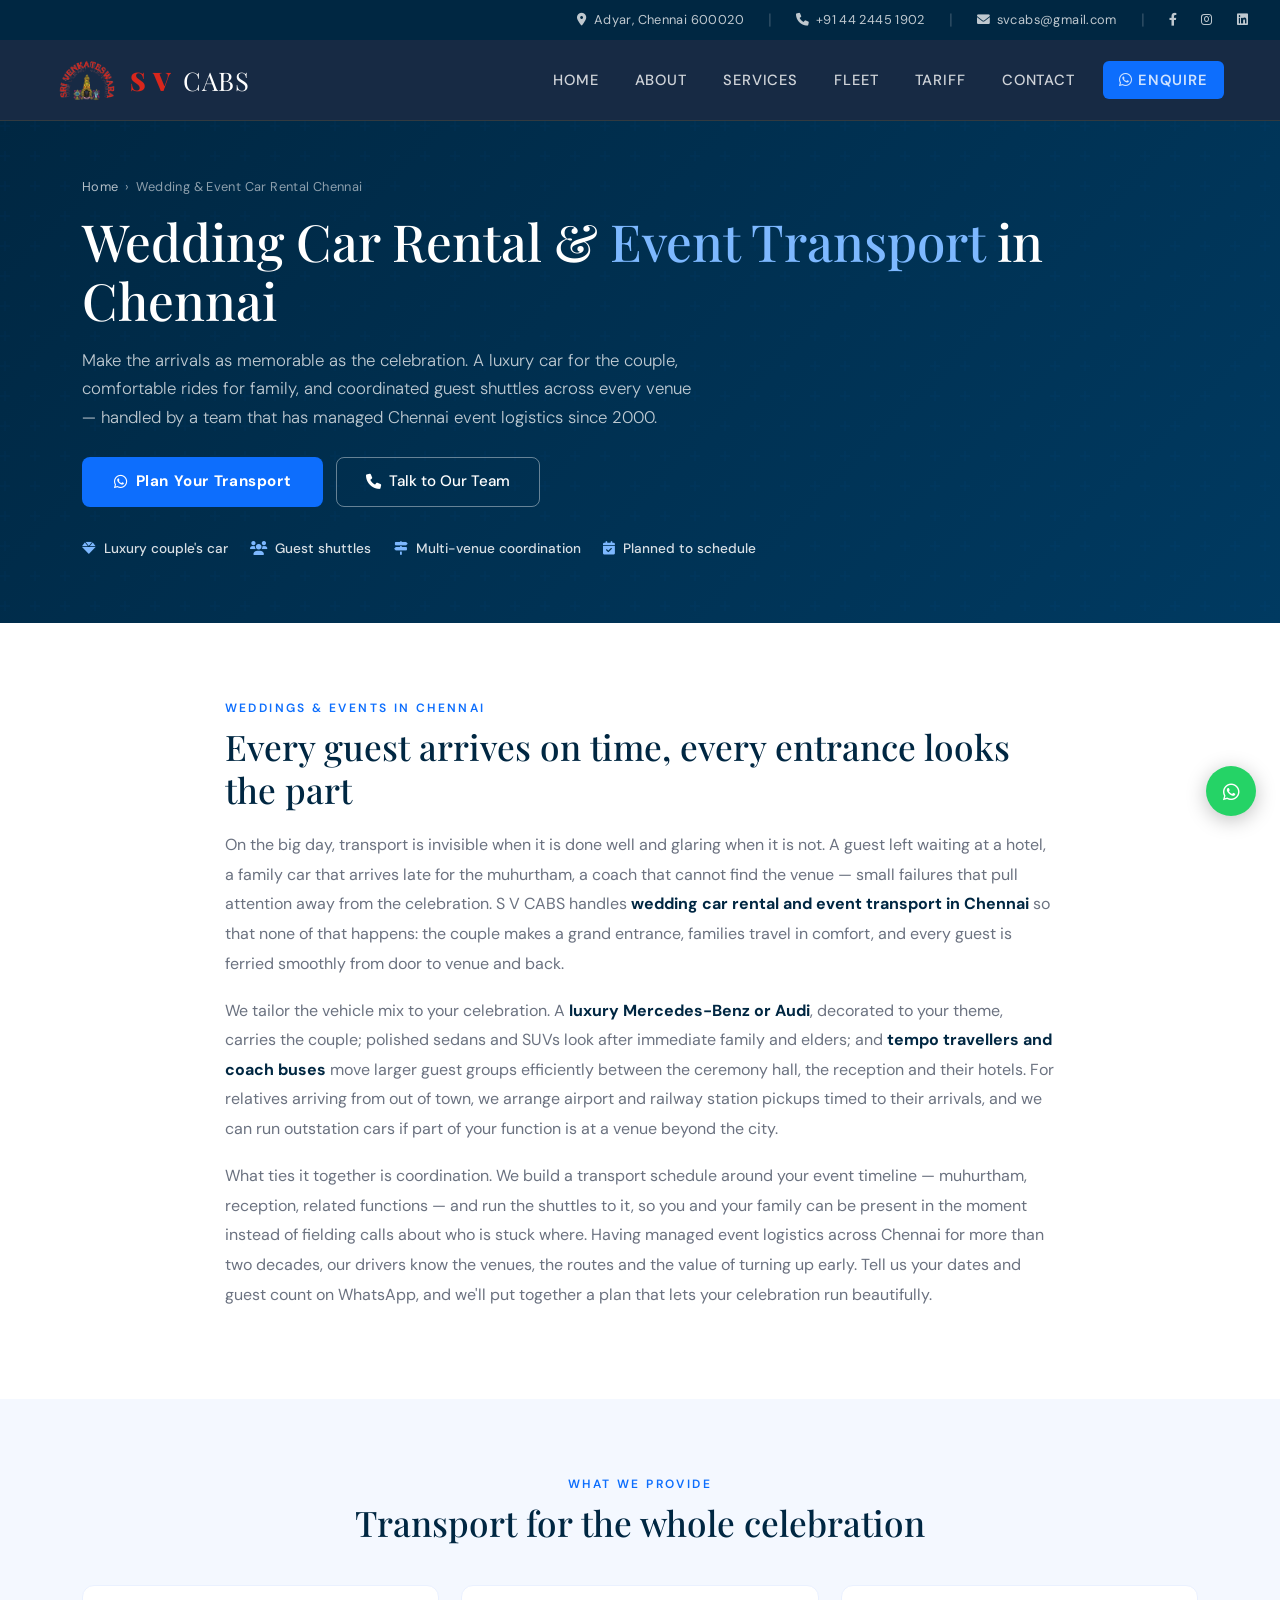
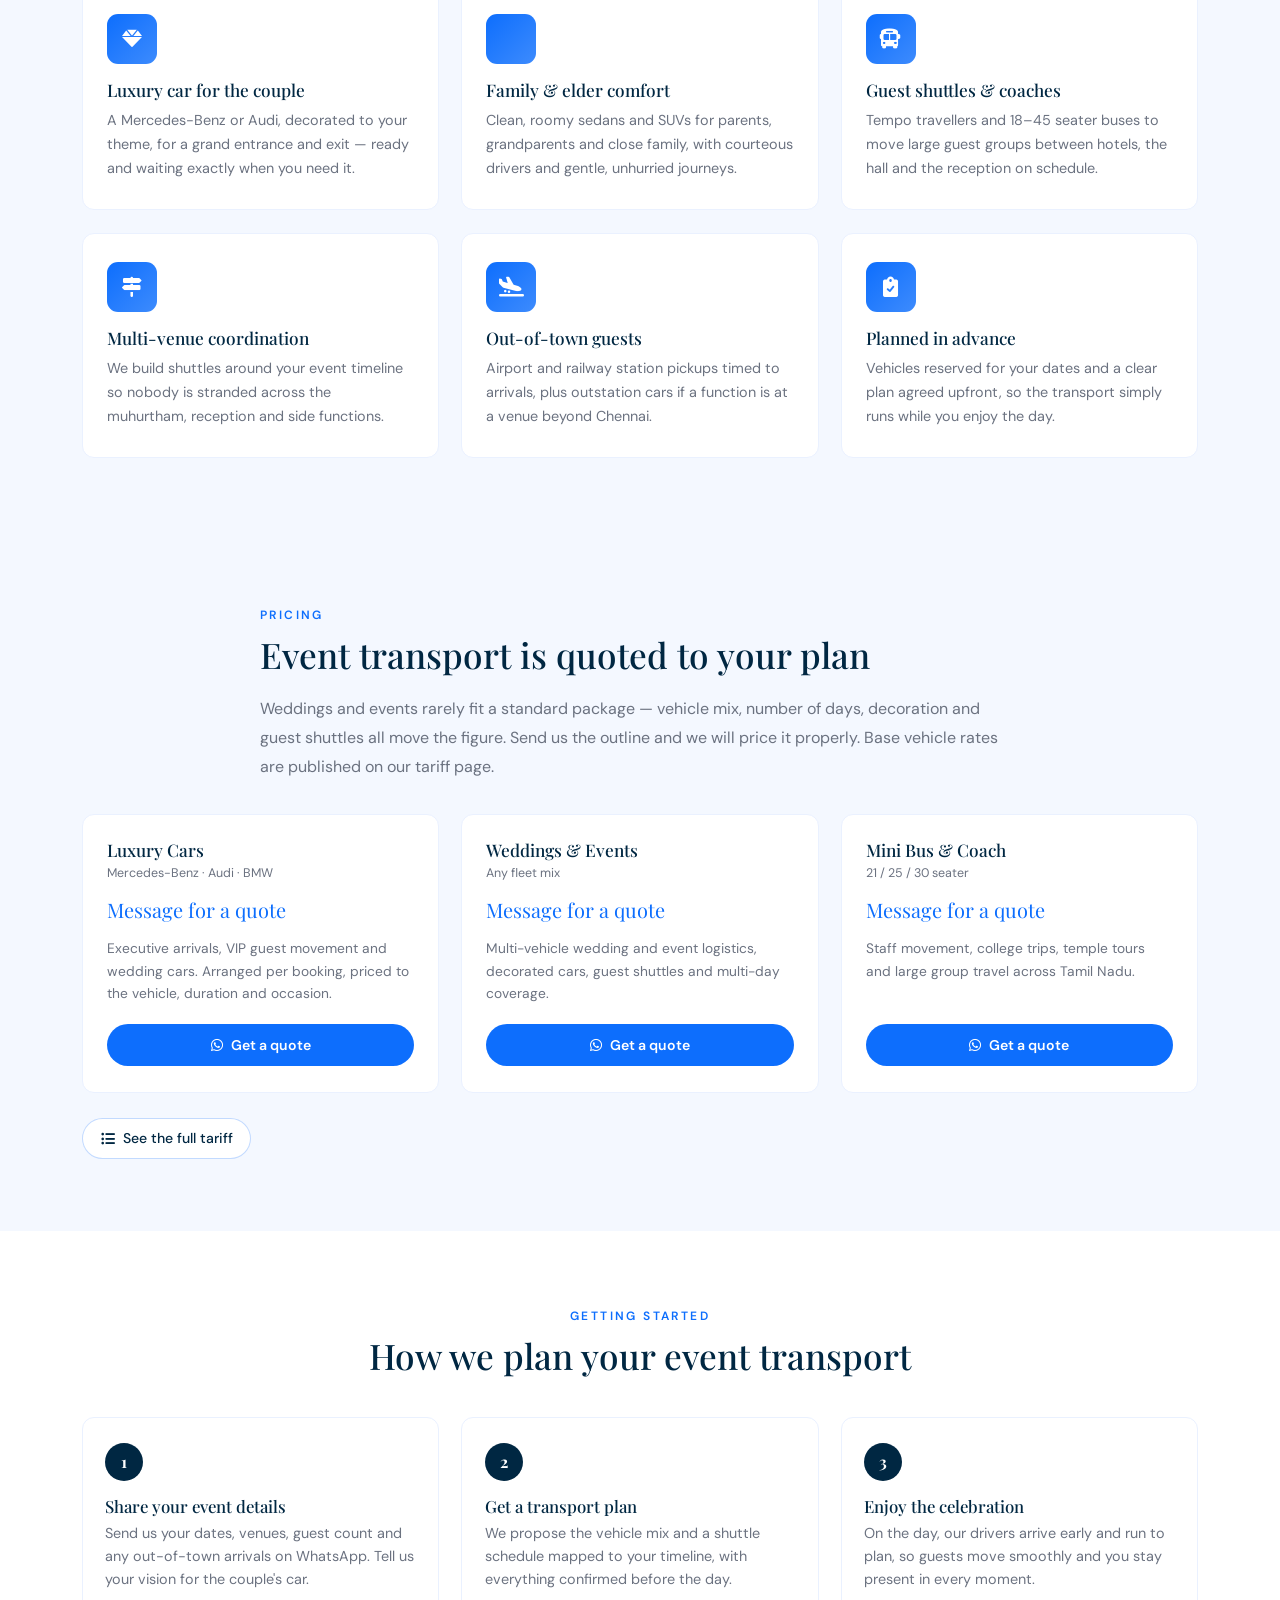
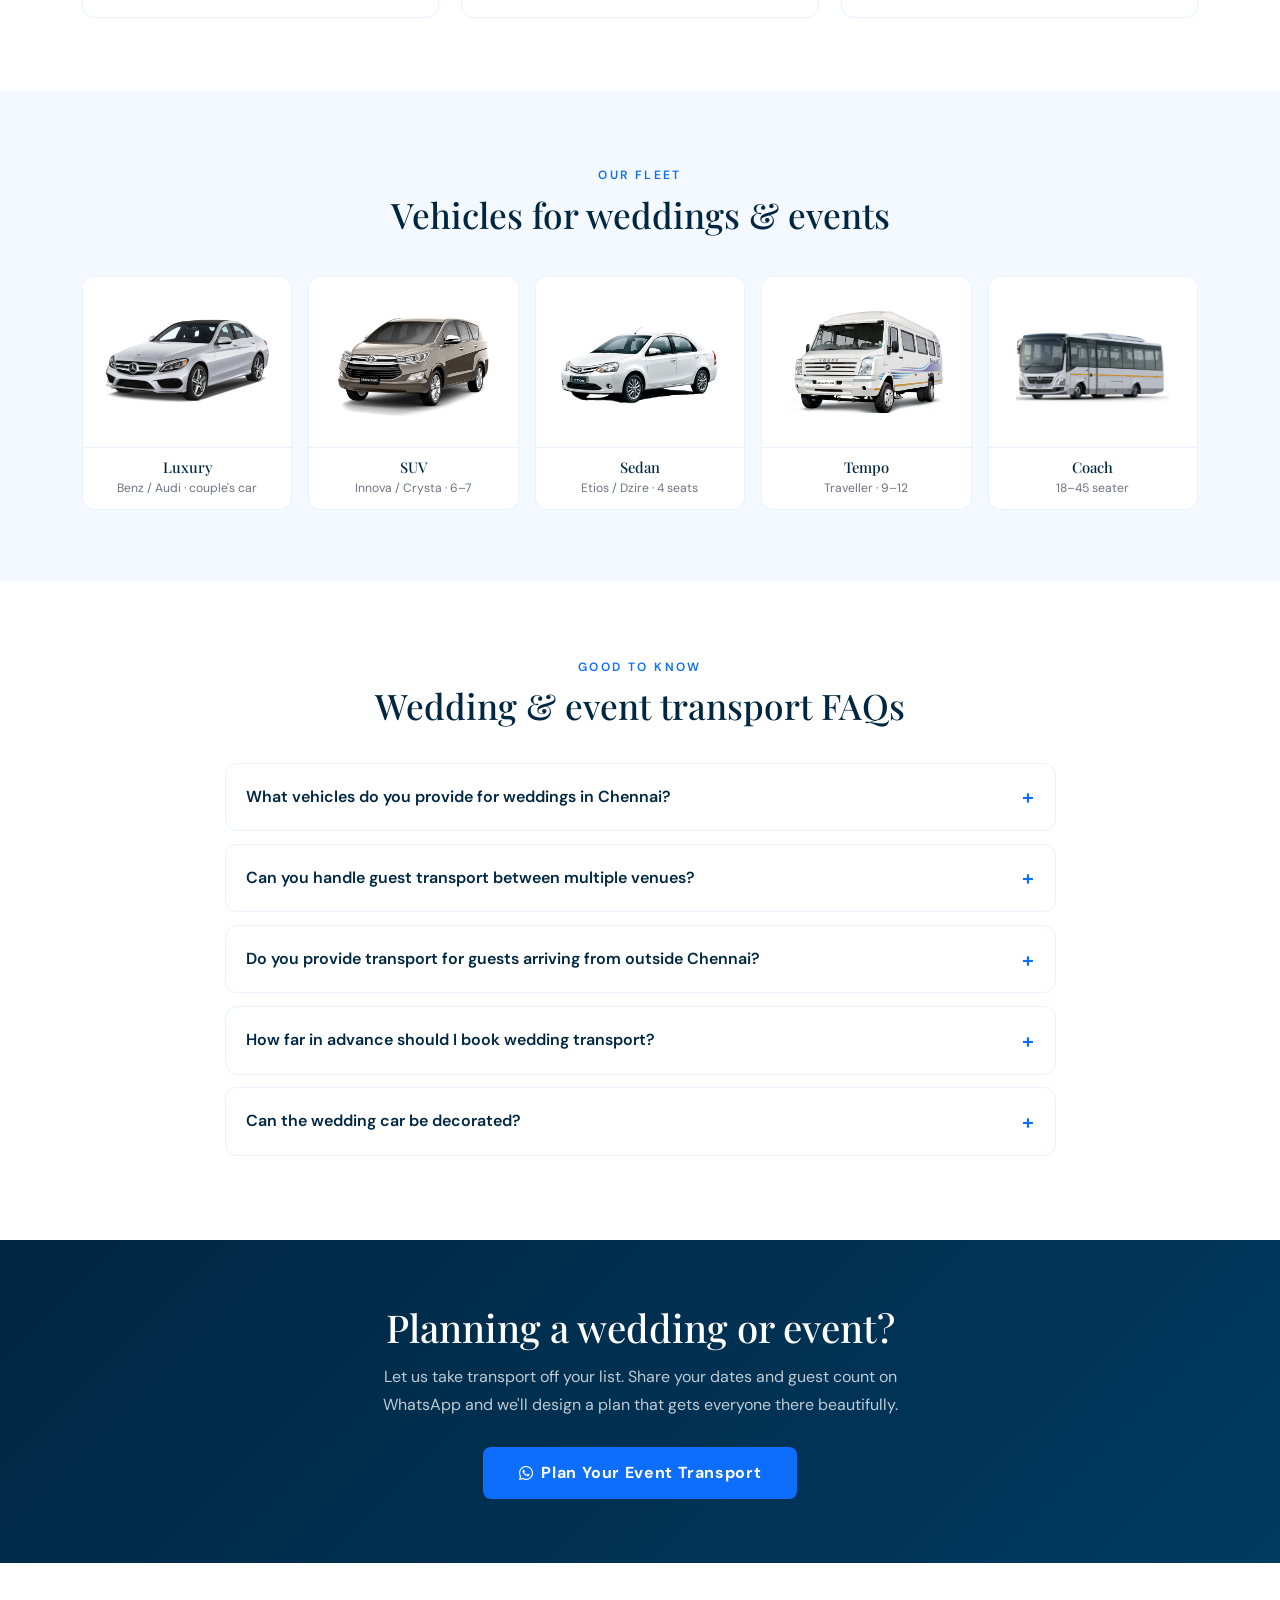
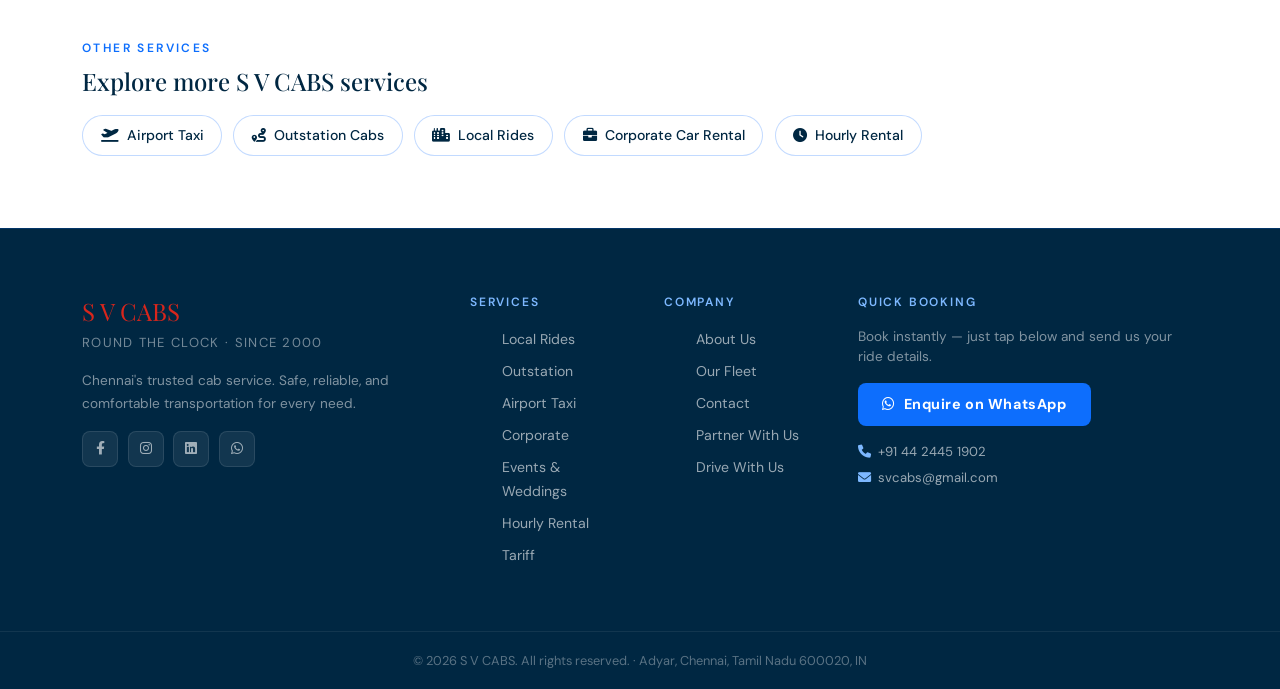
<file: wedding-event-car-rental-chennai.html>
<!DOCTYPE html>
<html lang="en">
<head>
  <meta charset="UTF-8" />
  <meta name="viewport" content="width=device-width, initial-scale=1.0" />

  <!-- Primary SEO -->
  <title>Wedding Car Rental Chennai | Event Transport — S V CABS</title>
  <meta name="description" content="Wedding car rental & event transport in Chennai from S V CABS. Luxury cars for the couple, guest shuttles & coach buses. Coordinated logistics since 2000. Enquire on WhatsApp." />
  <meta name="keywords" content="wedding car rental Chennai, event transport Chennai, wedding cars Chennai, luxury car for wedding Chennai, guest transport Chennai, bridal car Chennai, event car rental Chennai" />
  <meta name="author" content="S V CABS" />
  <meta name="robots" content="index, follow" />
  <link rel="canonical" href="https://svcabs.net/wedding-event-car-rental-chennai.html" />

  <!-- Open Graph / Facebook -->
  <meta property="og:type" content="website" />
  <meta property="og:url" content="https://svcabs.net/wedding-event-car-rental-chennai.html" />
  <meta property="og:title" content="Wedding Car Rental Chennai | Event Transport — S V CABS" />
  <meta property="og:description" content="Luxury wedding cars and guest transport in Chennai. Coordinated event logistics, coach buses & tempo travellers. Enquire on WhatsApp." />
  <meta property="og:image" content="https://svcabs.net/assets/images/svcabs-logo.png" />

  <!-- Twitter Card -->
  <meta name="twitter:card" content="summary_large_image" />
  <meta name="twitter:title" content="Wedding Car Rental Chennai | Event Transport — S V CABS" />
  <meta name="twitter:description" content="Luxury wedding cars & guest transport in Chennai. Coordinated event logistics. Enquire on WhatsApp." />
  <meta name="twitter:image" content="https://svcabs.net/assets/images/svcabs-logo.png" />

  <!-- Geo Tags -->
  <meta name="geo.region" content="IN-TN" />
  <meta name="geo.placename" content="Chennai" />
  <meta name="geo.position" content="12.9926609;80.2521611" />
  <meta name="ICBM" content="12.9926609, 80.2521611" />

  <!-- Schema.org — Service -->
  <script type="application/ld+json">
  {
    "@context": "https://schema.org",
    "@type": "Service",
    "serviceType": "Wedding and Event Car Rental",
    "name": "Wedding & Event Car Rental Chennai — S V CABS",
    "description": "Wedding car rental and event transport in Chennai, including luxury cars for the couple, guest pickups and drops, and coach or tempo traveller shuttles with coordinated multi-venue logistics.",
    "areaServed": { "@type": "City", "name": "Chennai" },
    "provider": {
      "@type": "TaxiService",
      "name": "S V CABS",
      "image": "https://svcabs.net/assets/images/svcabs-logo.png",
      "url": "https://svcabs.net",
      "telephone": "+914424451902",
      "email": "svcabs@gmail.com",
      "address": {
        "@type": "PostalAddress",
        "streetAddress": "Adyar",
        "addressLocality": "Chennai",
        "addressRegion": "Tamil Nadu",
        "postalCode": "600020",
        "addressCountry": "IN"
      },
      "geo": { "@type": "GeoCoordinates", "latitude": 12.9926609, "longitude": 80.2521611 }
    },
    "availableChannel": {
      "@type": "ServiceChannel",
      "serviceUrl": "https://api.whatsapp.com/send?phone=919444141019"
    }
  }
  </script>

  <!-- Schema.org — BreadcrumbList -->
  <script type="application/ld+json">
  {
    "@context": "https://schema.org",
    "@type": "BreadcrumbList",
    "itemListElement": [
      { "@type": "ListItem", "position": 1, "name": "Home", "item": "https://svcabs.net" },
      { "@type": "ListItem", "position": 2, "name": "Wedding & Event Car Rental Chennai", "item": "https://svcabs.net/wedding-event-car-rental-chennai.html" }
    ]
  }
  </script>

  <!-- Schema.org — FAQPage (must match visible FAQ verbatim) -->
  <script type="application/ld+json">
  {
    "@context": "https://schema.org",
    "@type": "FAQPage",
    "mainEntity": [
      {
        "@type": "Question",
        "name": "What vehicles do you provide for weddings in Chennai?",
        "acceptedAnswer": { "@type": "Answer", "text": "We provide a luxury Mercedes-Benz or Audi for the couple, sedans and SUVs for immediate family, and tempo travellers and coach buses for guests. We match the vehicle mix to your guest count and the number of venues, so everyone arrives comfortably and on time." }
      },
      {
        "@type": "Question",
        "name": "Can you handle guest transport between multiple venues?",
        "acceptedAnswer": { "@type": "Answer", "text": "Yes. Multi-venue logistics are our speciality. We coordinate shuttles between hotels, the ceremony hall and the reception venue on a schedule agreed with you, so guests are ferried smoothly across the muhurtham, reception and related functions without anyone being stranded." }
      },
      {
        "@type": "Question",
        "name": "Do you provide transport for guests arriving from outside Chennai?",
        "acceptedAnswer": { "@type": "Answer", "text": "Yes. We arrange airport and railway station pickups for out-of-town guests and can hold cars for their arrival times. We also run outstation cabs if part of your celebration is at a venue outside the city, keeping the same trusted service throughout." }
      },
      {
        "@type": "Question",
        "name": "How far in advance should I book wedding transport?",
        "acceptedAnswer": { "@type": "Answer", "text": "For wedding season and auspicious dates we recommend booking as early as possible — several weeks ahead — so we can reserve the luxury car and the right number of guest vehicles for your dates. Share your dates on WhatsApp and we will confirm availability and a plan." }
      },
      {
        "@type": "Question",
        "name": "Can the wedding car be decorated?",
        "acceptedAnswer": { "@type": "Answer", "text": "Yes. The couple's car can be decorated to suit your theme. Let us know your preference and colours when you book, and we will coordinate the decoration so the car is ready and looking its best for your entrance." }
      }
    ]
  }
  </script>

  <!-- Pricing JSON-LD — generated by tools/build-fares.mjs, do not hand-edit -->
  <!-- FARES-LD:START -->
  <!-- FARES-LD:END -->

  <link rel="icon" type="image/x-icon" href="assets/images/svcabs-ico.ico" />

  <!-- Fonts -->
  <link rel="preconnect" href="https://fonts.googleapis.com" />
  <link rel="preconnect" href="https://fonts.gstatic.com" crossorigin />
  <link href="https://fonts.googleapis.com/css2?family=Playfair+Display:wght@700;900&family=DM+Sans:wght@300;400;500;600&display=swap" rel="stylesheet" />

  <!-- Bootstrap & Icons -->
  <link href="https://cdn.jsdelivr.net/npm/bootstrap@5.3.0-alpha1/dist/css/bootstrap.min.css" rel="stylesheet" />
  <link href="https://cdnjs.cloudflare.com/ajax/libs/font-awesome/6.0.0-beta3/css/all.min.css" rel="stylesheet" />

  <style>
    /* ── SHARED TOKENS + SHELL (identical across all service pages) ── */
    :root {
      --navy:   #002742;
      --navy2:  #003a61;
      --gold:   #0d6efd;
      --gold2:  #3d8bfd;
      --cream:  #f4f8ff;
      --white:  #FFFFFF;
      --gray:   #6B7280;
      --light:  #eaf1ff;
      --red:    #D8261C;
      --font-display: 'Playfair Display', Georgia, serif;
      --font-body:    'DM Sans', system-ui, sans-serif;
      --radius: 12px;
      --transition: 0.3s cubic-bezier(.4,0,.2,1);
    }
    *, *::before, *::after { box-sizing: border-box; margin: 0; padding: 0; }
    html { scroll-behavior: smooth; }
    body { font-family: var(--font-body); background: var(--cream); color: var(--navy); overflow-x: hidden; }
    h1,h2,h3,h4 { font-family: var(--font-display); }
    a { text-decoration: none; }

    /* Floating buttons */
    .fab-wrap { position: fixed; bottom: 1.5rem; right: 1.5rem; display: flex; flex-direction: column; gap: .6rem; z-index: 1000; }
    .fab-btn { width: 50px; height: 50px; border-radius: 50%; display: flex; align-items: center; justify-content: center; font-size: 1.2rem; border: none; cursor: pointer; box-shadow: 0 4px 20px rgba(0,0,0,.25); transition: transform var(--transition), box-shadow var(--transition); }
    .fab-btn:hover { transform: translateY(-3px); box-shadow: 0 8px 28px rgba(0,0,0,.3); }
    .fab-wa  { background: #25D366; color: #fff; }
    .fab-top { background: #002742; color: #7db8ff; opacity: 0; pointer-events: none; transition: opacity var(--transition); }
    .fab-top.visible { opacity: 1; pointer-events: all; }

    /* Top bar */
    .top-bar { background: var(--navy); padding: .5rem 2rem; display: flex; justify-content: flex-end; align-items: center; gap: 1.5rem; flex-wrap: wrap; }
    .top-bar a { color: rgba(255,255,255,.75); font-size: .8rem; letter-spacing: .03em; display: flex; align-items: center; gap: .4rem; transition: color var(--transition); }
    .top-bar a:hover { color: var(--gold2); }
    .top-bar .divider { color: rgba(255,255,255,.2); }

    /* Navbar */
    #mainNavbar { background: rgba(11,31,58,.95) !important; backdrop-filter: blur(10px); padding: .8rem 2rem; transition: all var(--transition); border-bottom: 1px solid rgba(201,146,42,.15); }
    #mainNavbar.scrolled { padding: .5rem 2rem; box-shadow: 0 4px 30px rgba(0,0,0,.3); }
    .navbar-brand { display: flex; align-items: center; gap: .7rem; font-family: var(--font-display); font-size: 1.6rem; font-weight: 900; color: #D8261C !important; letter-spacing: .04em; }
    .navbar-brand img { height: 44px; width: auto; }
    .navbar-brand span { color: var(--white); font-weight: 300; }
    .navbar-toggler { border-color: rgba(13,110,253,.5); }
    .navbar-toggler-icon { background-image: url("data:image/svg+xml,%3csvg xmlns='http://www.w3.org/2000/svg' viewBox='0 0 30 30'%3e%3cpath stroke='rgba%2813%2C110%2C253%2C1%29' stroke-width='2' d='M4 7h22M4 15h22M4 23h22'/%3e%3c/svg%3e"); }
    .navbar-nav .nav-link { color: rgba(255,255,255,.8) !important; font-size: .92rem; font-weight: 500; letter-spacing: .06em; text-transform: uppercase; padding: .5rem 1rem !important; position: relative; transition: color var(--transition); }
    .navbar-nav .nav-link::after { content: ''; position: absolute; bottom: 0; left: 50%; width: 0; height: 2px; background: var(--gold2); transition: width var(--transition), left var(--transition); }
    .navbar-nav .nav-link:hover, .navbar-nav .nav-link.active { color: var(--gold2) !important; }
    .navbar-nav .nav-link:hover::after, .navbar-nav .nav-link.active::after { width: 100%; left: 0; }
    .nav-cta { background: #0d6efd; color: var(--white) !important; border-radius: 6px; font-weight: 600 !important; padding: .45rem 1.1rem !important; transition: background var(--transition) !important; }
    .nav-cta:hover { background: #0056b3 !important; color: var(--white) !important; }
    .nav-cta::after { display: none !important; }

    /* Buttons */
    .btn-gold { background: #0d6efd; color: var(--white); font-weight: 700; padding: .8rem 2rem; border-radius: 8px; font-size: .95rem; letter-spacing: .04em; border: none; display: inline-flex; align-items: center; gap: .5rem; transition: all var(--transition); }
    .btn-gold:hover { background: #0056b3; color: var(--white); transform: translateY(-2px); box-shadow: 0 8px 28px rgba(13,110,253,.4); }
    .btn-outline-white { background: transparent; color: var(--white); border: 1.5px solid rgba(255,255,255,.4); padding: .78rem 1.8rem; border-radius: 8px; font-size: .95rem; font-weight: 500; display: inline-flex; align-items: center; gap: .5rem; transition: all var(--transition); }
    .btn-outline-white:hover { background: rgba(255,255,255,.08); color: var(--white); border-color: rgba(255,255,255,.7); }

    /* ── LANDING-PAGE BLOCK (identical across all service pages) ── */
    .lp-hero { background: linear-gradient(135deg, var(--navy) 0%, var(--navy2) 100%); position: relative; overflow: hidden; padding: 3.5rem 0 4rem; }
    .lp-hero::before { content: ''; position: absolute; inset: 0; background: url("data:image/svg+xml,%3Csvg width='60' height='60' viewBox='0 0 60 60' xmlns='http://www.w3.org/2000/svg'%3E%3Cg fill='none' fill-rule='evenodd'%3E%3Cg fill='%230d6efd' fill-opacity='0.06'%3E%3Cpath d='M36 34v-4h-2v4h-4v2h4v4h2v-4h4v-2h-4zm0-30V0h-2v4h-4v2h4v4h2V6h4V4h-4zM6 34v-4H4v4H0v2h4v4h2v-4h4v-2H6zM6 4V0H4v4H0v2h4v4h2V6h4V4H6z'/%3E%3C/g%3E%3C/g%3E%3C/svg%3E"); opacity: .5; }
    .lp-hero .container { position: relative; z-index: 2; }
    .lp-breadcrumb { font-size: .8rem; color: rgba(255,255,255,.55); margin-bottom: 1rem; letter-spacing: .03em; }
    .lp-breadcrumb a { color: rgba(255,255,255,.7); }
    .lp-breadcrumb a:hover { color: var(--gold2); }
    .lp-hero h1 { font-size: clamp(2rem, 4.5vw, 3.2rem); color: var(--white); line-height: 1.15; margin-bottom: 1rem; }
    .lp-hero h1 .hl { color: #7db8ff; }
    .lp-hero .lead { color: rgba(255,255,255,.75); font-size: 1.05rem; line-height: 1.7; max-width: 620px; margin-bottom: 1.6rem; }
    .lp-hero-btns { display: flex; flex-wrap: wrap; gap: .8rem; margin-bottom: 2rem; }
    .lp-badges { display: flex; flex-wrap: wrap; gap: .6rem 1.4rem; }
    .lp-badge { display: inline-flex; align-items: center; gap: .5rem; color: rgba(255,255,255,.85); font-size: .85rem; font-weight: 500; }
    .lp-badge i { color: #7db8ff; }

    .lp-section { padding: 4.5rem 0; background: var(--white); }
    .lp-section.alt { background: var(--cream); }
    .lp-section h2 { font-size: clamp(1.6rem, 3vw, 2.2rem); color: var(--navy); margin-bottom: 1.2rem; }
    .lp-section .eyebrow { display: inline-block; color: #0d6efd; font-size: .75rem; font-weight: 600; letter-spacing: .2em; text-transform: uppercase; margin-bottom: .6rem; }
    .lp-prose p { color: var(--gray); line-height: 1.85; margin-bottom: 1.1rem; font-size: 1rem; }
    .lp-prose strong { color: var(--navy); }

    .feature-grid { display: grid; grid-template-columns: repeat(3, 1fr); gap: 1.4rem; margin-top: .5rem; }
    .feature-card { background: var(--white); border: 1px solid var(--light); border-radius: var(--radius); padding: 1.8rem 1.5rem; transition: all var(--transition); }
    .lp-section.alt .feature-card { background: var(--white); }
    .feature-card:hover { transform: translateY(-4px); box-shadow: 0 14px 40px rgba(0,0,0,.08); border-color: #0d6efd; }
    .feature-card .fc-icon { width: 50px; height: 50px; border-radius: 11px; background: linear-gradient(135deg, #0d6efd, #3d8bfd); color: var(--white); display: flex; align-items: center; justify-content: center; font-size: 1.25rem; margin-bottom: 1rem; }
    .feature-card h3 { font-size: 1.08rem; color: var(--navy); margin-bottom: .5rem; }
    .feature-card p { color: var(--gray); font-size: .9rem; line-height: 1.65; margin: 0; }

    /* Fare table */
    .fare-table { width: 100%; border-collapse: collapse; background: var(--white); border-radius: var(--radius); overflow: hidden; box-shadow: 0 8px 30px rgba(0,0,0,.06); }
    .fare-table th, .fare-table td { padding: .95rem 1.1rem; text-align: left; font-size: .92rem; border-bottom: 1px solid var(--light); }
    .fare-table thead th { background: var(--navy); color: var(--white); font-family: var(--font-body); font-weight: 600; letter-spacing: .03em; }
    .fare-table tbody tr:last-child td { border-bottom: none; }
    .fare-table td:first-child { font-weight: 600; color: var(--navy); }
    .fare-table .fare-cta { color: #0d6efd; font-weight: 600; white-space: nowrap; }
    .fare-note { color: var(--gray); font-size: .82rem; margin-top: .9rem; }
    .fare-dl { display: flex; align-items: center; justify-content: space-between; flex-wrap: wrap; gap: 1rem; margin-top: 1.8rem; padding: 1.15rem 1.4rem; background: var(--white); border: 1px solid var(--light); border-left: 3px solid #0d6efd; border-radius: var(--radius); }
    .fare-dl-txt strong { display: block; color: var(--navy); font-size: .95rem; font-weight: 700; }
    .fare-dl-txt span { color: var(--gray); font-size: .82rem; }
    .fare-dl-btn { display: inline-flex; align-items: center; gap: .5rem; background: #0d6efd; color: var(--white); font-size: .88rem; font-weight: 600; padding: .65rem 1.3rem; border-radius: 100px; white-space: nowrap; transition: all var(--transition); }
    .fare-dl-btn:hover { background: var(--navy); color: var(--white); }

    /* Fare cards */
    .fare-grid { display: grid; grid-template-columns: repeat(3, 1fr); gap: 1.4rem; margin-top: .5rem; }
    .fare-card { background: var(--white); border: 1px solid var(--light); border-radius: var(--radius); padding: 1.6rem 1.5rem; display: flex; flex-direction: column; transition: all var(--transition); }
    .lp-section.alt .fare-card { background: var(--white); }
    .fare-card:hover { transform: translateY(-4px); box-shadow: 0 14px 40px rgba(0,0,0,.08); border-color: #0d6efd; }
    .fare-card .fc-img { width: 100%; height: 130px; object-fit: contain; background: var(--white); padding: .2rem 0 .9rem; }
    .fare-card h3 { font-size: 1.08rem; color: var(--navy); margin-bottom: .2rem; }
    .fare-card .fc-seats { font-size: .78rem; color: var(--gray); margin-bottom: 1rem; }
    .fare-card .fc-rate { font-family: var(--font-display); font-size: 1.9rem; color: var(--navy); line-height: 1.1; }
    .fare-card .fc-rate small { font-family: var(--font-body); font-size: .8rem; color: var(--gray); font-weight: 500; }
    .fare-card .fc-blurb { color: var(--gray); font-size: .86rem; line-height: 1.65; margin: 1rem 0 1.2rem; }
    .fare-card .fc-rows { list-style: none; margin: 1.1rem 0 1.2rem; padding: 1rem 0 0; border-top: 1px solid var(--light); }
    .fare-card .fc-row { display: flex; justify-content: space-between; gap: 1rem; font-size: .86rem; padding: .32rem 0; }
    .fare-card .fc-row span:first-child { color: var(--gray); }
    .fare-card .fc-row span:last-child { color: var(--navy); font-weight: 600; text-align: right; }
    .fare-card .fc-btn { margin-top: auto; display: inline-flex; align-items: center; justify-content: center; gap: .5rem; background: #0d6efd; color: var(--white); font-size: .88rem; font-weight: 600; padding: .65rem 1rem; border-radius: 100px; transition: all var(--transition); }
    .fare-card .fc-btn:hover { background: var(--navy); color: var(--white); }
    .fare-card.is-quote .fc-rate { font-size: 1.25rem; color: #0d6efd; }
    .fare-card.is-pending { border-style: dashed; }

    /* Steps */
    .step-row { display: grid; grid-template-columns: repeat(3, 1fr); gap: 1.4rem; margin-top: .5rem; }
    .step { position: relative; padding: 1.6rem 1.4rem; background: var(--white); border: 1px solid var(--light); border-radius: var(--radius); }
    .step .step-num { width: 38px; height: 38px; border-radius: 50%; background: var(--navy); color: var(--white); font-family: var(--font-display); font-weight: 700; display: flex; align-items: center; justify-content: center; margin-bottom: .9rem; }
    .step h3 { font-size: 1.05rem; color: var(--navy); margin-bottom: .4rem; }
    .step p { color: var(--gray); font-size: .9rem; line-height: 1.6; margin: 0; }

    /* Fleet strip */
    .fleet-strip { display: grid; grid-template-columns: repeat(5, 1fr); gap: 1rem; margin-top: .5rem; }
    .fleet-tile { border: 1px solid var(--light); border-radius: var(--radius); overflow: hidden; background: var(--white); transition: all var(--transition); }
    .fleet-tile:hover { transform: translateY(-4px); box-shadow: 0 12px 34px rgba(0,0,0,.1); }
    .fleet-tile img { width: 100%; object-fit: contain; height: 170px; padding: .85rem 1rem; background: #fff; }
    .fleet-tile .ft-cap { text-align: center; padding: .7rem; border-top: 1px solid var(--light); }
    .fleet-tile .ft-cap h4 { font-size: .92rem; color: var(--navy); margin-bottom: .15rem; }
    .fleet-tile .ft-cap p { font-size: .76rem; color: var(--gray); margin: 0; }

    /* FAQ */
    .faq-item { background: var(--white); border: 1px solid var(--light); border-radius: var(--radius); margin-bottom: .8rem; overflow: hidden; }
    .faq-item summary { cursor: pointer; list-style: none; padding: 1.1rem 1.3rem; font-weight: 600; color: var(--navy); font-size: 1rem; display: flex; justify-content: space-between; align-items: center; gap: 1rem; }
    .faq-item summary::-webkit-details-marker { display: none; }
    .faq-item summary::after { content: '\002B'; color: #0d6efd; font-size: 1.3rem; flex-shrink: 0; transition: transform var(--transition); }
    .faq-item[open] summary::after { transform: rotate(45deg); }
    .faq-item .faq-body { padding: 0 1.3rem 1.2rem; color: var(--gray); line-height: 1.75; font-size: .94rem; }

    /* CTA */
    .lp-cta { background: linear-gradient(135deg, var(--navy) 0%, var(--navy2) 100%); padding: 4rem 0; text-align: center; position: relative; overflow: hidden; }
    .lp-cta h2 { color: var(--white); font-size: clamp(1.7rem, 3.2vw, 2.4rem); margin-bottom: .8rem; }
    .lp-cta p { color: rgba(255,255,255,.75); max-width: 560px; margin: 0 auto 1.8rem; line-height: 1.7; }

    /* Related */
    .related { display: flex; flex-wrap: wrap; gap: .7rem; margin-top: .5rem; }
    .related a { display: inline-flex; align-items: center; gap: .5rem; background: var(--white); border: 1.5px solid rgba(13,110,253,.25); color: var(--navy); font-size: .88rem; font-weight: 500; padding: .55rem 1.1rem; border-radius: 100px; transition: all var(--transition); }
    .related a:hover { background: #0d6efd; color: var(--white); border-color: #0d6efd; }

    /* Footer */
    .site-footer { background: var(--navy); border-top: 1px solid rgba(13,110,253,.2); padding: 4rem 0 0; }
    .footer-brand { font-family: var(--font-display); color: #D8261C; font-size: 1.5rem; margin-bottom: .3rem; }
    .footer-tagline { color: rgba(255,255,255,.45); font-size: .82rem; letter-spacing: .1em; text-transform: uppercase; }
    .footer-section-title { color: #7db8ff; font-size: .75rem; font-weight: 600; letter-spacing: .15em; text-transform: uppercase; margin-bottom: 1rem; }
    .footer-links { list-style: none; }
    .footer-links li { margin-bottom: .5rem; }
    .footer-links a { color: rgba(255,255,255,.6); font-size: .88rem; transition: color var(--transition); }
    .footer-links a:hover { color: #7db8ff; }
    .footer-bottom { border-top: 1px solid rgba(255,255,255,.07); padding: 1.2rem 0; margin-top: 3rem; text-align: center; color: rgba(255,255,255,.35); font-size: .8rem; }
    .social-row { display: flex; gap: .6rem; margin-top: .5rem; }
    .social-btn { width: 36px; height: 36px; border-radius: 8px; background: rgba(255,255,255,.07); color: rgba(255,255,255,.6); display: flex; align-items: center; justify-content: center; font-size: .85rem; border: 1px solid rgba(255,255,255,.1); transition: all var(--transition); }
    .social-btn:hover { background: #0d6efd; color: var(--white); border-color: #0d6efd; }

    /* Responsive */
    @media (max-width: 991px) {
      .feature-grid, .step-row, .fare-grid { grid-template-columns: 1fr 1fr; }
      .fleet-strip { grid-template-columns: repeat(3, 1fr); }
    }
    @media (max-width: 767px) {
      .top-bar { display: none; }
      .feature-grid, .step-row, .fare-grid { grid-template-columns: 1fr; }
      .fleet-strip { grid-template-columns: 1fr 1fr; }
      .fare-table { display: block; overflow-x: auto; white-space: nowrap; }
    }
  </style>
</head>
<body>

<!-- FLOATING BUTTONS -->
<div class="fab-wrap">
  <a href="https://api.whatsapp.com/send?phone=919444141019&text=Hi!%20I%20would%20like%20to%20enquire%20about%20wedding%20and%20event%20car%20rental%20in%20Chennai." target="_blank" class="fab-btn fab-wa" title="Chat on WhatsApp" aria-label="WhatsApp">
    <i class="fab fa-whatsapp"></i>
  </a>
  <button class="fab-btn fab-top" id="goToTop" title="Go to top" aria-label="Go to top">
    <i class="fa fa-chevron-up"></i>
  </button>
</div>

<!-- TOP BAR -->
<div class="top-bar d-none d-md-flex">
  <a href="https://maps.google.com/?q=S.V.CABS+Adyar+Chennai" target="_blank"><i class="fas fa-map-marker-alt"></i> Adyar, Chennai 600020</a>
  <span class="divider">|</span>
  <a href="tel:914424451902"><i class="fas fa-phone"></i> +91 44 2445 1902</a>
  <span class="divider">|</span>
  <a href="mailto:svcabs@gmail.com"><i class="fas fa-envelope"></i> svcabs@gmail.com</a>
  <span class="divider">|</span>
  <a href="https://www.facebook.com/profile.php?id=100063710363805" target="_blank" aria-label="Facebook"><i class="fab fa-facebook-f"></i></a>
  <a href="https://www.instagram.com/svcabs?igsh=MWVydGlleWt5ZGxzYg==" target="_blank" aria-label="Instagram"><i class="fab fa-instagram"></i></a>
  <a href="https://www.linkedin.com/company/s-v-cabs/" target="_blank" aria-label="LinkedIn"><i class="fab fa-linkedin"></i></a>
</div>

<!-- NAVBAR -->
<nav class="navbar navbar-expand-lg" id="mainNavbar">
  <div class="container-fluid px-3 px-md-4">
    <a class="navbar-brand" href="index.html">
      <img src="assets/images/svcabs-logo.png" alt="S V CABS Logo" />
      S V <span>CABS</span>
    </a>
    <button class="navbar-toggler" type="button" data-bs-toggle="collapse" data-bs-target="#navbarNav" aria-controls="navbarNav" aria-expanded="false" aria-label="Toggle navigation">
      <span class="navbar-toggler-icon"></span>
    </button>
    <div class="collapse navbar-collapse justify-content-end" id="navbarNav">
      <ul class="navbar-nav align-items-center gap-1">
        <li class="nav-item"><a class="nav-link" href="index.html">Home</a></li>
        <li class="nav-item"><a class="nav-link" href="index.html#about">About</a></li>
        <li class="nav-item"><a class="nav-link" href="index.html#services">Services</a></li>
        <li class="nav-item"><a class="nav-link" href="index.html#fleet">Fleet</a></li>
        <li class="nav-item"><a class="nav-link" href="tariff.html">Tariff</a></li>
        <li class="nav-item"><a class="nav-link" href="index.html#contact">Contact</a></li>
        <li class="nav-item ms-2">
          <a class="nav-link nav-cta" href="https://api.whatsapp.com/send?phone=919444141019&text=Hi!%20I%20would%20like%20to%20enquire%20about%20wedding%20and%20event%20car%20rental%20in%20Chennai." target="_blank">
            <i class="fab fa-whatsapp"></i> Enquire
          </a>
        </li>
      </ul>
    </div>
  </div>
</nav>

<!-- HERO -->
<section class="lp-hero">
  <div class="container">
    <nav class="lp-breadcrumb" aria-label="Breadcrumb">
      <a href="index.html">Home</a> &nbsp;›&nbsp; Wedding &amp; Event Car Rental Chennai
    </nav>
    <h1>Wedding Car Rental &amp; <span class="hl">Event Transport</span> in Chennai</h1>
    <p class="lead">Make the arrivals as memorable as the celebration. A luxury car for the couple, comfortable rides for family, and coordinated guest shuttles across every venue — handled by a team that has managed Chennai event logistics since 2000.</p>
    <div class="lp-hero-btns">
      <a href="https://api.whatsapp.com/send?phone=919444141019&text=Hi!%20I%20would%20like%20to%20enquire%20about%20wedding%20and%20event%20car%20rental%20in%20Chennai." target="_blank" class="btn-gold"><i class="fab fa-whatsapp"></i> Plan Your Transport</a>
      <a href="tel:914424451902" class="btn-outline-white"><i class="fas fa-phone"></i> Talk to Our Team</a>
    </div>
    <div class="lp-badges">
      <span class="lp-badge"><i class="fas fa-gem"></i> Luxury couple's car</span>
      <span class="lp-badge"><i class="fas fa-users"></i> Guest shuttles</span>
      <span class="lp-badge"><i class="fas fa-map-signs"></i> Multi-venue coordination</span>
      <span class="lp-badge"><i class="fas fa-calendar-check"></i> Planned to schedule</span>
    </div>
  </div>
</section>

<!-- INTRO -->
<section class="lp-section">
  <div class="container">
    <div class="row justify-content-center">
      <div class="col-lg-9 lp-prose">
        <div class="eyebrow">Weddings &amp; Events in Chennai</div>
        <h2>Every guest arrives on time, every entrance looks the part</h2>
        <p>On the big day, transport is invisible when it is done well and glaring when it is not. A guest left waiting at a hotel, a family car that arrives late for the muhurtham, a coach that cannot find the venue — small failures that pull attention away from the celebration. S V CABS handles <strong>wedding car rental and event transport in Chennai</strong> so that none of that happens: the couple makes a grand entrance, families travel in comfort, and every guest is ferried smoothly from door to venue and back.</p>
        <p>We tailor the vehicle mix to your celebration. A <strong>luxury Mercedes-Benz or Audi</strong>, decorated to your theme, carries the couple; polished sedans and SUVs look after immediate family and elders; and <strong>tempo travellers and coach buses</strong> move larger guest groups efficiently between the ceremony hall, the reception and their hotels. For relatives arriving from out of town, we arrange airport and railway station pickups timed to their arrivals, and we can run outstation cars if part of your function is at a venue beyond the city.</p>
        <p>What ties it together is coordination. We build a transport schedule around your event timeline — muhurtham, reception, related functions — and run the shuttles to it, so you and your family can be present in the moment instead of fielding calls about who is stuck where. Having managed event logistics across Chennai for more than two decades, our drivers know the venues, the routes and the value of turning up early. Tell us your dates and guest count on WhatsApp, and we'll put together a plan that lets your celebration run beautifully.</p>
      </div>
    </div>
  </div>
</section>

<!-- FEATURES -->
<section class="lp-section alt">
  <div class="container">
    <div class="text-center" style="max-width:640px;margin:0 auto 2.5rem">
      <div class="eyebrow">What we provide</div>
      <h2>Transport for the whole celebration</h2>
    </div>
    <div class="feature-grid">
      <div class="feature-card">
        <div class="fc-icon"><i class="fas fa-gem"></i></div>
        <h3>Luxury car for the couple</h3>
        <p>A Mercedes-Benz or Audi, decorated to your theme, for a grand entrance and exit — ready and waiting exactly when you need it.</p>
      </div>
      <div class="feature-card">
        <div class="fc-icon"><i class="fas fa-people-group"></i></div>
        <h3>Family &amp; elder comfort</h3>
        <p>Clean, roomy sedans and SUVs for parents, grandparents and close family, with courteous drivers and gentle, unhurried journeys.</p>
      </div>
      <div class="feature-card">
        <div class="fc-icon"><i class="fas fa-bus"></i></div>
        <h3>Guest shuttles &amp; coaches</h3>
        <p>Tempo travellers and 18–45 seater buses to move large guest groups between hotels, the hall and the reception on schedule.</p>
      </div>
      <div class="feature-card">
        <div class="fc-icon"><i class="fas fa-map-signs"></i></div>
        <h3>Multi-venue coordination</h3>
        <p>We build shuttles around your event timeline so nobody is stranded across the muhurtham, reception and side functions.</p>
      </div>
      <div class="feature-card">
        <div class="fc-icon"><i class="fas fa-plane-arrival"></i></div>
        <h3>Out-of-town guests</h3>
        <p>Airport and railway station pickups timed to arrivals, plus outstation cars if a function is at a venue beyond Chennai.</p>
      </div>
      <div class="feature-card">
        <div class="fc-icon"><i class="fas fa-clipboard-check"></i></div>
        <h3>Planned in advance</h3>
        <p>Vehicles reserved for your dates and a clear plan agreed upfront, so the transport simply runs while you enjoy the day.</p>
      </div>
    </div>
  </div>
</section>

<!-- EVENT QUOTES -->
<section class="lp-section alt">
  <div class="container">
    <div style="max-width:760px;margin:0 auto 2rem">
      <div class="eyebrow">Pricing</div>
      <h2>Event transport is quoted to your plan</h2>
      <p class="lp-prose" style="color:var(--gray);line-height:1.8">Weddings and events rarely fit a standard package — vehicle mix, number of days, decoration and guest shuttles all move the figure. Send us the outline and we will price it properly. Base vehicle rates are published on our tariff page.</p>
    </div>
<!-- FARES:START -->
  <div class="fare-grid">
    <div class="fare-card is-quote">
      <h3>Luxury Cars</h3>
      <p class="fc-seats">Mercedes-Benz · Audi · BMW</p>
      <div class="fc-rate">Message for a quote</div>
      <p class="fc-blurb">Executive arrivals, VIP guest movement and wedding cars. Arranged per booking, priced to the vehicle, duration and occasion.</p>
      <a href="https://api.whatsapp.com/send?phone=919444141019&text=Hi!%20I%20would%20like%20a%20quote%20for%20a%20luxury%20car%20(Mercedes-Benz%20%2F%20Audi%20%2F%20BMW)%20in%20Chennai." target="_blank" rel="noopener" class="fc-btn"><i class="fab fa-whatsapp"></i> Get a quote</a>
    </div>
    <div class="fare-card is-quote">
      <h3>Weddings &amp; Events</h3>
      <p class="fc-seats">Any fleet mix</p>
      <div class="fc-rate">Message for a quote</div>
      <p class="fc-blurb">Multi-vehicle wedding and event logistics, decorated cars, guest shuttles and multi-day coverage.</p>
      <a href="https://api.whatsapp.com/send?phone=919444141019&text=Hi!%20I%20would%20like%20a%20quote%20for%20wedding%20and%20event%20transport%20in%20Chennai." target="_blank" rel="noopener" class="fc-btn"><i class="fab fa-whatsapp"></i> Get a quote</a>
    </div>
    <div class="fare-card is-quote">
      <h3>Mini Bus &amp; Coach</h3>
      <p class="fc-seats">21 / 25 / 30 seater</p>
      <div class="fc-rate">Message for a quote</div>
      <p class="fc-blurb">Staff movement, college trips, temple tours and large group travel across Tamil Nadu.</p>
      <a href="https://api.whatsapp.com/send?phone=919444141019&text=Hi!%20I%20would%20like%20a%20quote%20for%20a%20mini%20bus%20in%20Chennai." target="_blank" rel="noopener" class="fc-btn"><i class="fab fa-whatsapp"></i> Get a quote</a>
    </div>
  </div>
  <!-- FARES:END -->
    <div class="related" style="margin-top:1.6rem"><a href="tariff.html"><i class="fas fa-list-ul"></i> See the full tariff</a></div>
  </div>
</section>

<!-- HOW IT WORKS -->
<section class="lp-section">
  <div class="container">
    <div class="text-center" style="max-width:640px;margin:0 auto 2.5rem">
      <div class="eyebrow">Getting started</div>
      <h2>How we plan your event transport</h2>
    </div>
    <div class="step-row">
      <div class="step">
        <div class="step-num">1</div>
        <h3>Share your event details</h3>
        <p>Send us your dates, venues, guest count and any out-of-town arrivals on WhatsApp. Tell us your vision for the couple's car.</p>
      </div>
      <div class="step">
        <div class="step-num">2</div>
        <h3>Get a transport plan</h3>
        <p>We propose the vehicle mix and a shuttle schedule mapped to your timeline, with everything confirmed before the day.</p>
      </div>
      <div class="step">
        <div class="step-num">3</div>
        <h3>Enjoy the celebration</h3>
        <p>On the day, our drivers arrive early and run to plan, so guests move smoothly and you stay present in every moment.</p>
      </div>
    </div>
  </div>
</section>

<!-- FLEET -->
<section class="lp-section alt">
  <div class="container">
    <div class="text-center" style="max-width:640px;margin:0 auto 2.5rem">
      <div class="eyebrow">Our fleet</div>
      <h2>Vehicles for weddings &amp; events</h2>
    </div>
    <div class="fleet-strip">
      <div class="fleet-tile">
        <img src="assets/images/fleet/benz.png" alt="Luxury wedding car — Mercedes Benz, S V CABS" loading="lazy">
        <div class="ft-cap"><h4>Luxury</h4><p>Benz / Audi · couple's car</p></div>
      </div>
      <div class="fleet-tile">
        <img src="assets/images/fleet/innova.png" alt="SUV for family at weddings — Toyota Innova, S V CABS" loading="lazy">
        <div class="ft-cap"><h4>SUV</h4><p>Innova / Crysta · 6–7</p></div>
      </div>
      <div class="fleet-tile">
        <img src="assets/images/fleet/etios.png" alt="Sedan for guests at events — Toyota Etios, S V CABS" loading="lazy">
        <div class="ft-cap"><h4>Sedan</h4><p>Etios / Dzire · 4 seats</p></div>
      </div>
      <div class="fleet-tile">
        <img src="assets/images/fleet/tempo.png" alt="Tempo Traveller for wedding guest shuttles — S V CABS" loading="lazy">
        <div class="ft-cap"><h4>Tempo</h4><p>Traveller · 9–12</p></div>
      </div>
      <div class="fleet-tile">
        <img src="assets/images/fleet/bus.png" alt="Coach bus for large wedding guest transport — S V CABS" loading="lazy">
        <div class="ft-cap"><h4>Coach</h4><p>18–45 seater</p></div>
      </div>
    </div>
  </div>
</section>

<!-- FAQ -->
<section class="lp-section">
  <div class="container">
    <div class="row justify-content-center">
      <div class="col-lg-9">
        <div class="text-center" style="margin-bottom:2.2rem">
          <div class="eyebrow">Good to know</div>
          <h2>Wedding &amp; event transport FAQs</h2>
        </div>
        <details class="faq-item">
          <summary>What vehicles do you provide for weddings in Chennai?</summary>
          <div class="faq-body">We provide a luxury Mercedes-Benz or Audi for the couple, sedans and SUVs for immediate family, and tempo travellers and coach buses for guests. We match the vehicle mix to your guest count and the number of venues, so everyone arrives comfortably and on time.</div>
        </details>
        <details class="faq-item">
          <summary>Can you handle guest transport between multiple venues?</summary>
          <div class="faq-body">Yes. Multi-venue logistics are our speciality. We coordinate shuttles between hotels, the ceremony hall and the reception venue on a schedule agreed with you, so guests are ferried smoothly across the muhurtham, reception and related functions without anyone being stranded.</div>
        </details>
        <details class="faq-item">
          <summary>Do you provide transport for guests arriving from outside Chennai?</summary>
          <div class="faq-body">Yes. We arrange airport and railway station pickups for out-of-town guests and can hold cars for their arrival times. We also run outstation cabs if part of your celebration is at a venue outside the city, keeping the same trusted service throughout.</div>
        </details>
        <details class="faq-item">
          <summary>How far in advance should I book wedding transport?</summary>
          <div class="faq-body">For wedding season and auspicious dates we recommend booking as early as possible — several weeks ahead — so we can reserve the luxury car and the right number of guest vehicles for your dates. Share your dates on WhatsApp and we will confirm availability and a plan.</div>
        </details>
        <details class="faq-item">
          <summary>Can the wedding car be decorated?</summary>
          <div class="faq-body">Yes. The couple's car can be decorated to suit your theme. Let us know your preference and colours when you book, and we will coordinate the decoration so the car is ready and looking its best for your entrance.</div>
        </details>
      </div>
    </div>
  </div>
</section>

<!-- CTA -->
<section class="lp-cta">
  <div class="container">
    <h2>Planning a wedding or event?</h2>
    <p>Let us take transport off your list. Share your dates and guest count on WhatsApp and we'll design a plan that gets everyone there beautifully.</p>
    <a href="https://api.whatsapp.com/send?phone=919444141019&text=Hi!%20I%20would%20like%20to%20enquire%20about%20wedding%20and%20event%20car%20rental%20in%20Chennai." target="_blank" class="btn-gold" style="font-size:1rem;padding:.9rem 2.2rem"><i class="fab fa-whatsapp"></i> Plan Your Event Transport</a>
  </div>
</section>

<!-- RELATED -->
<section class="lp-section">
  <div class="container">
    <div class="eyebrow">Other services</div>
    <h2 style="font-size:1.5rem">Explore more S V CABS services</h2>
    <div class="related">
      <a href="chennai-airport-taxi.html"><i class="fas fa-plane-departure"></i> Airport Taxi</a>
      <a href="outstation-cabs-chennai.html"><i class="fas fa-route"></i> Outstation Cabs</a>
      <a href="local-rides.html"><i class="fas fa-city"></i> Local Rides</a>
      <a href="corporate-car-rental-chennai.html"><i class="fas fa-briefcase"></i> Corporate Car Rental</a>
      <a href="hourly-car-rental-chennai.html"><i class="fas fa-clock"></i> Hourly Rental</a>
    </div>
  </div>
</section>

<!-- FOOTER -->
<footer class="site-footer">
  <div class="container">
    <div class="row g-5">
      <div class="col-lg-4">
        <div class="footer-brand">S V CABS</div>
        <div class="footer-tagline">Round the Clock · Since 2000</div>
        <p style="color:rgba(255,255,255,.5);font-size:.85rem;margin-top:1rem;line-height:1.7">Chennai's trusted cab service. Safe, reliable, and comfortable transportation for every need.</p>
        <div class="social-row">
          <a href="https://www.facebook.com/profile.php?id=100063710363805" target="_blank" class="social-btn" aria-label="Facebook"><i class="fab fa-facebook-f"></i></a>
          <a href="https://www.instagram.com/svcabs?igsh=MWVydGlleWt5ZGxzYg==" target="_blank" class="social-btn" aria-label="Instagram"><i class="fab fa-instagram"></i></a>
          <a href="https://www.linkedin.com/company/s-v-cabs/" target="_blank" class="social-btn" aria-label="LinkedIn"><i class="fab fa-linkedin"></i></a>
          <a href="https://api.whatsapp.com/send?phone=919444141019" target="_blank" class="social-btn" aria-label="WhatsApp"><i class="fab fa-whatsapp"></i></a>
        </div>
      </div>
      <div class="col-sm-6 col-lg-2">
        <div class="footer-section-title">Services</div>
        <ul class="footer-links">
          <li><a href="local-rides.html">Local Rides</a></li>
          <li><a href="outstation-cabs-chennai.html">Outstation</a></li>
          <li><a href="chennai-airport-taxi.html">Airport Taxi</a></li>
          <li><a href="corporate-car-rental-chennai.html">Corporate</a></li>
          <li><a href="wedding-event-car-rental-chennai.html">Events &amp; Weddings</a></li>
          <li><a href="hourly-car-rental-chennai.html">Hourly Rental</a></li>
          <li><a href="tariff.html">Tariff</a></li>
        </ul>
      </div>
      <div class="col-sm-6 col-lg-2">
        <div class="footer-section-title">Company</div>
        <ul class="footer-links">
          <li><a href="index.html#about">About Us</a></li>
          <li><a href="index.html#fleet">Our Fleet</a></li>
          <li><a href="index.html#contact">Contact</a></li>
          <li><a href="partner-form.html">Partner With Us</a></li>
          <li><a href="driver-form.html">Drive With Us</a></li>
        </ul>
      </div>
      <div class="col-lg-4">
        <div class="footer-section-title">Quick Booking</div>
        <p style="color:rgba(255,255,255,.5);font-size:.85rem;margin-bottom:1rem">Book instantly — just tap below and send us your ride details.</p>
        <a href="https://api.whatsapp.com/send?phone=919444141019&text=Hi!%20I%20would%20like%20to%20enquire%20about%20wedding%20and%20event%20car%20rental%20in%20Chennai." target="_blank" class="btn-gold" style="display:inline-flex;font-size:.9rem;padding:.65rem 1.5rem;margin-bottom:1rem">
          <i class="fab fa-whatsapp"></i> Enquire on WhatsApp
        </a>
        <div style="color:rgba(255,255,255,.5);font-size:.82rem">
          <div><i class="fas fa-phone" style="color:#7db8ff;width:16px"></i> <a href="tel:914424451902" style="color:rgba(255,255,255,.6)">+91 44 2445 1902</a></div>
          <div style="margin-top:.4rem"><i class="fas fa-envelope" style="color:#7db8ff;width:16px"></i> <a href="mailto:svcabs@gmail.com" style="color:rgba(255,255,255,.6)">svcabs@gmail.com</a></div>
        </div>
      </div>
    </div>
  </div>
  <div class="footer-bottom">
    <div class="container">
      &copy; <span id="yr">2026</span> S V CABS. All rights reserved. · Adyar, Chennai, Tamil Nadu 600020, IN
    </div>
  </div>
</footer>

<!-- Scripts -->
<script src="https://cdn.jsdelivr.net/npm/bootstrap@5.3.0-alpha1/dist/js/bootstrap.bundle.min.js"></script>
<script>
  document.getElementById('yr').textContent = new Date().getFullYear();
  /* Navbar scroll state + back-to-top (service pages only) */
  const navbar = document.getElementById('mainNavbar');
  const goTop  = document.getElementById('goToTop');
  window.addEventListener('scroll', () => {
    navbar.classList.toggle('scrolled', window.scrollY > 60);
    goTop.classList.toggle('visible', window.scrollY > 400);
  });
  goTop.addEventListener('click', () => window.scrollTo({ top: 0, behavior: 'smooth' }));
</script>
</body>
</html>
</file>
